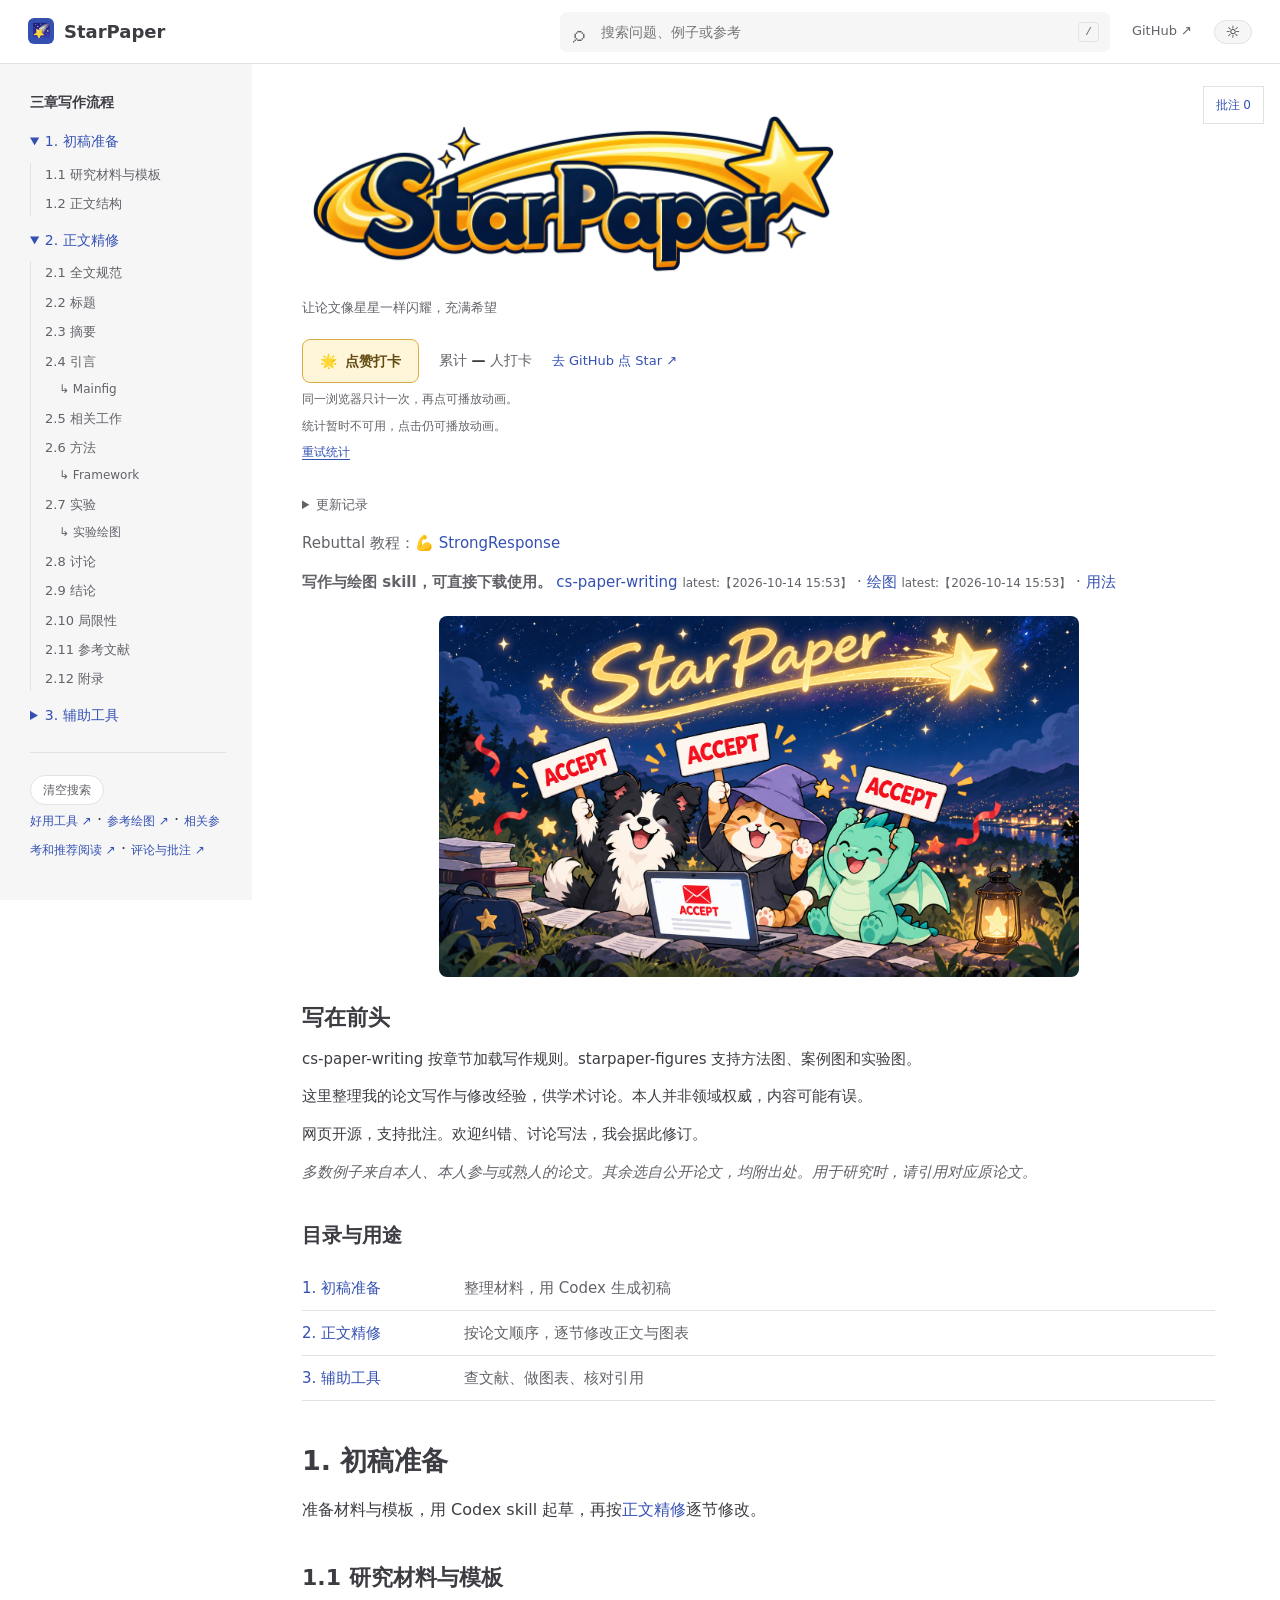
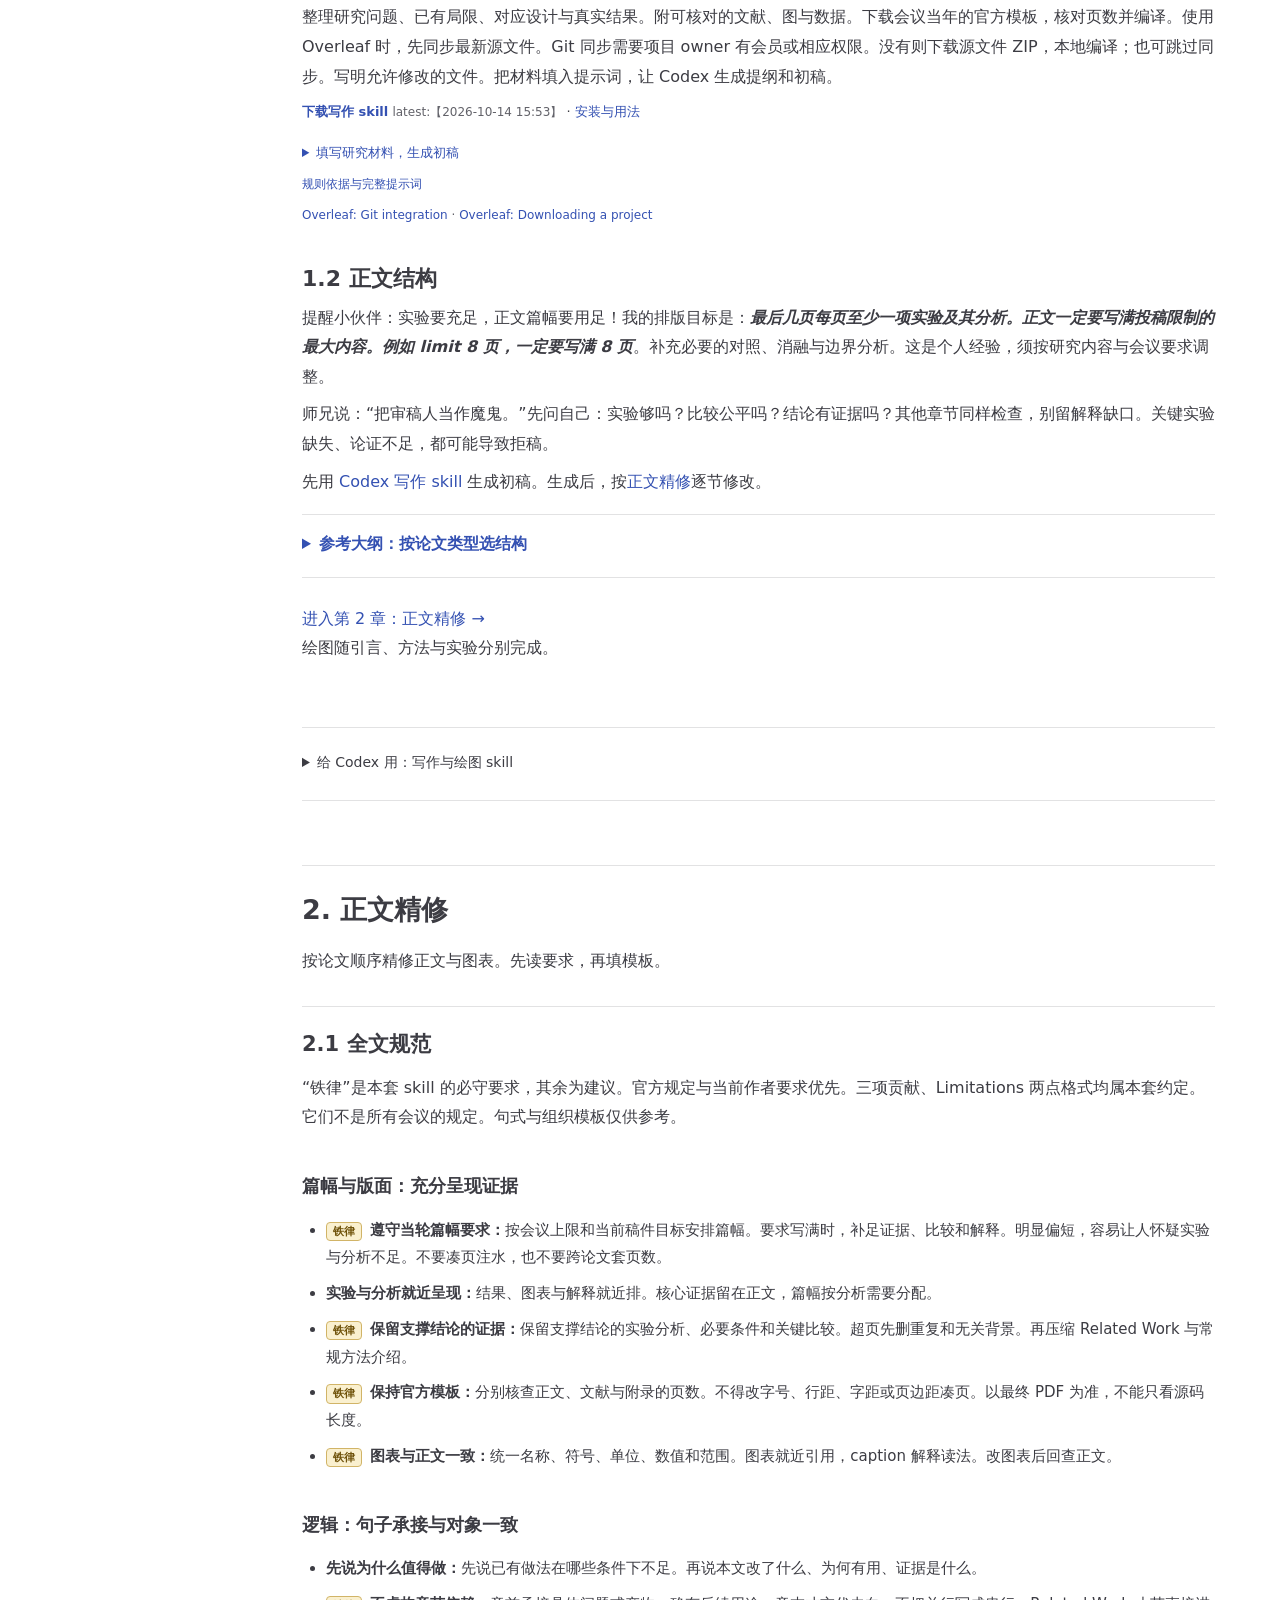
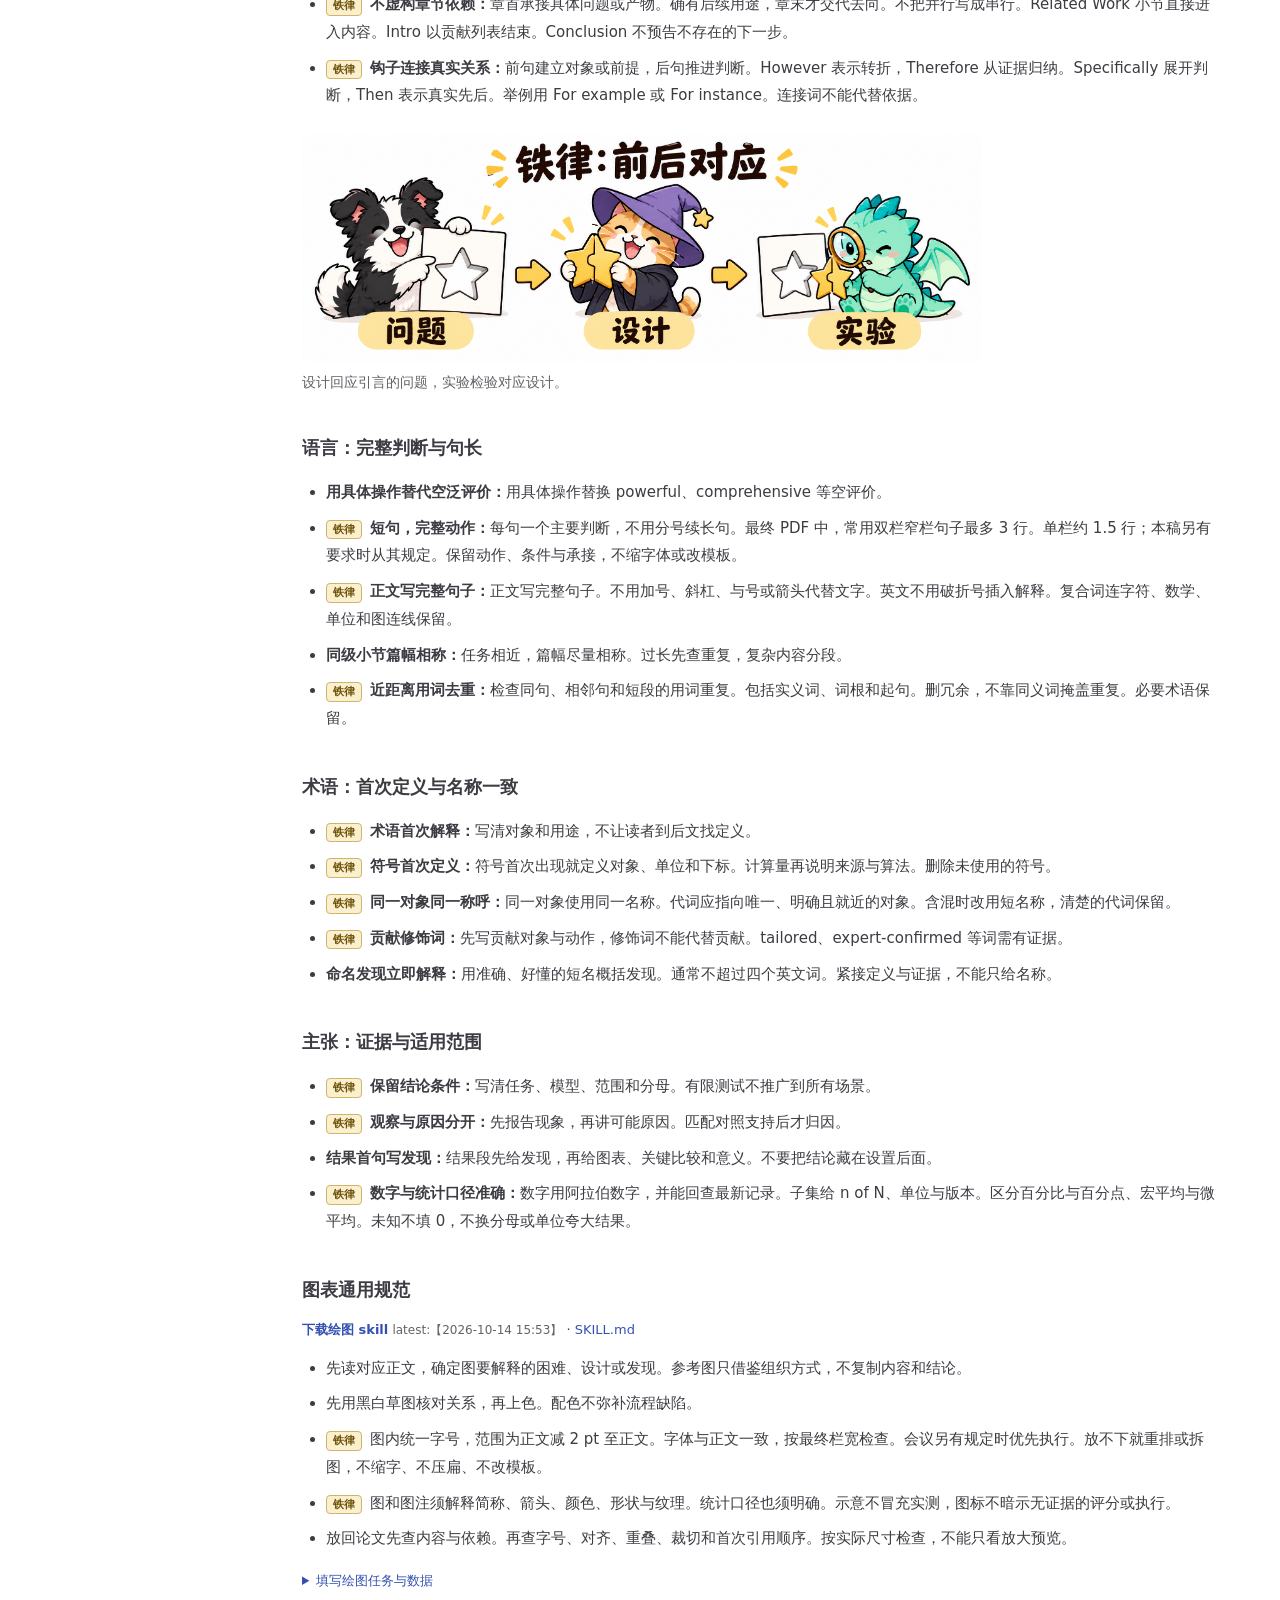
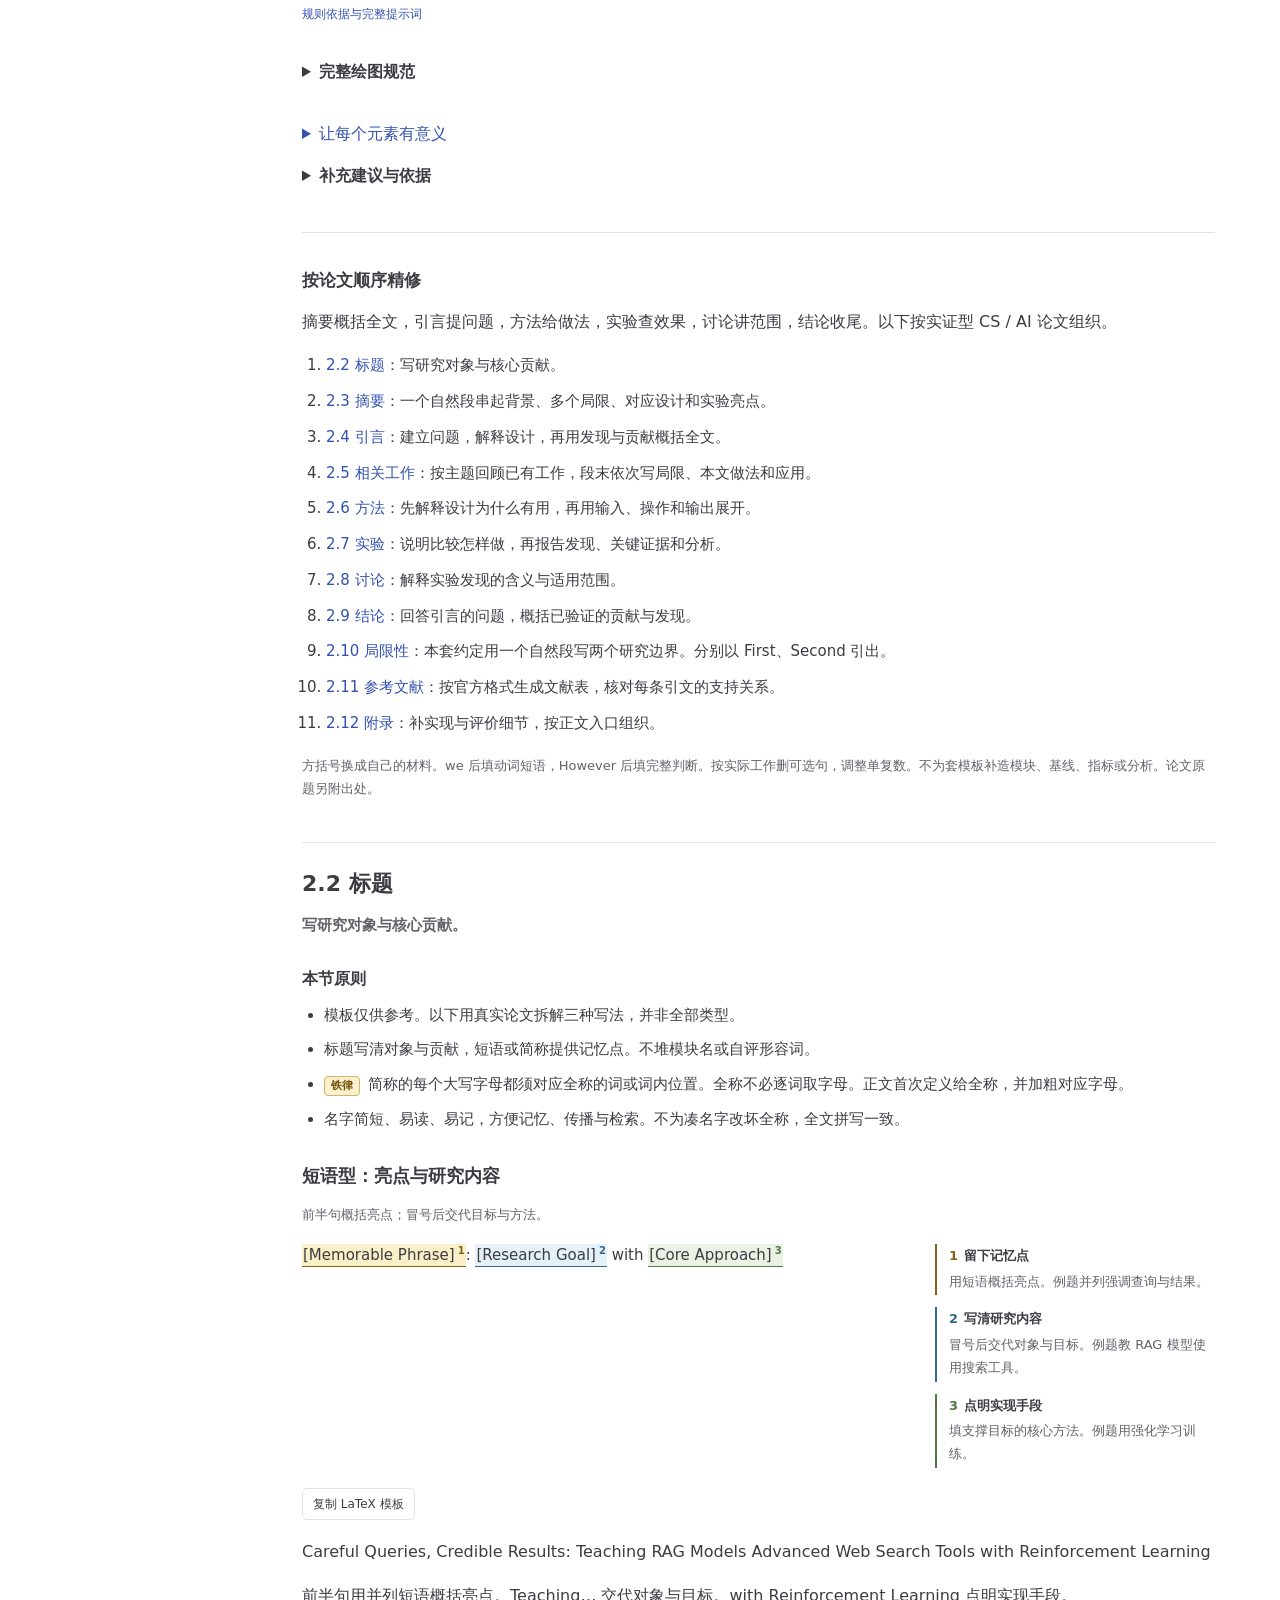
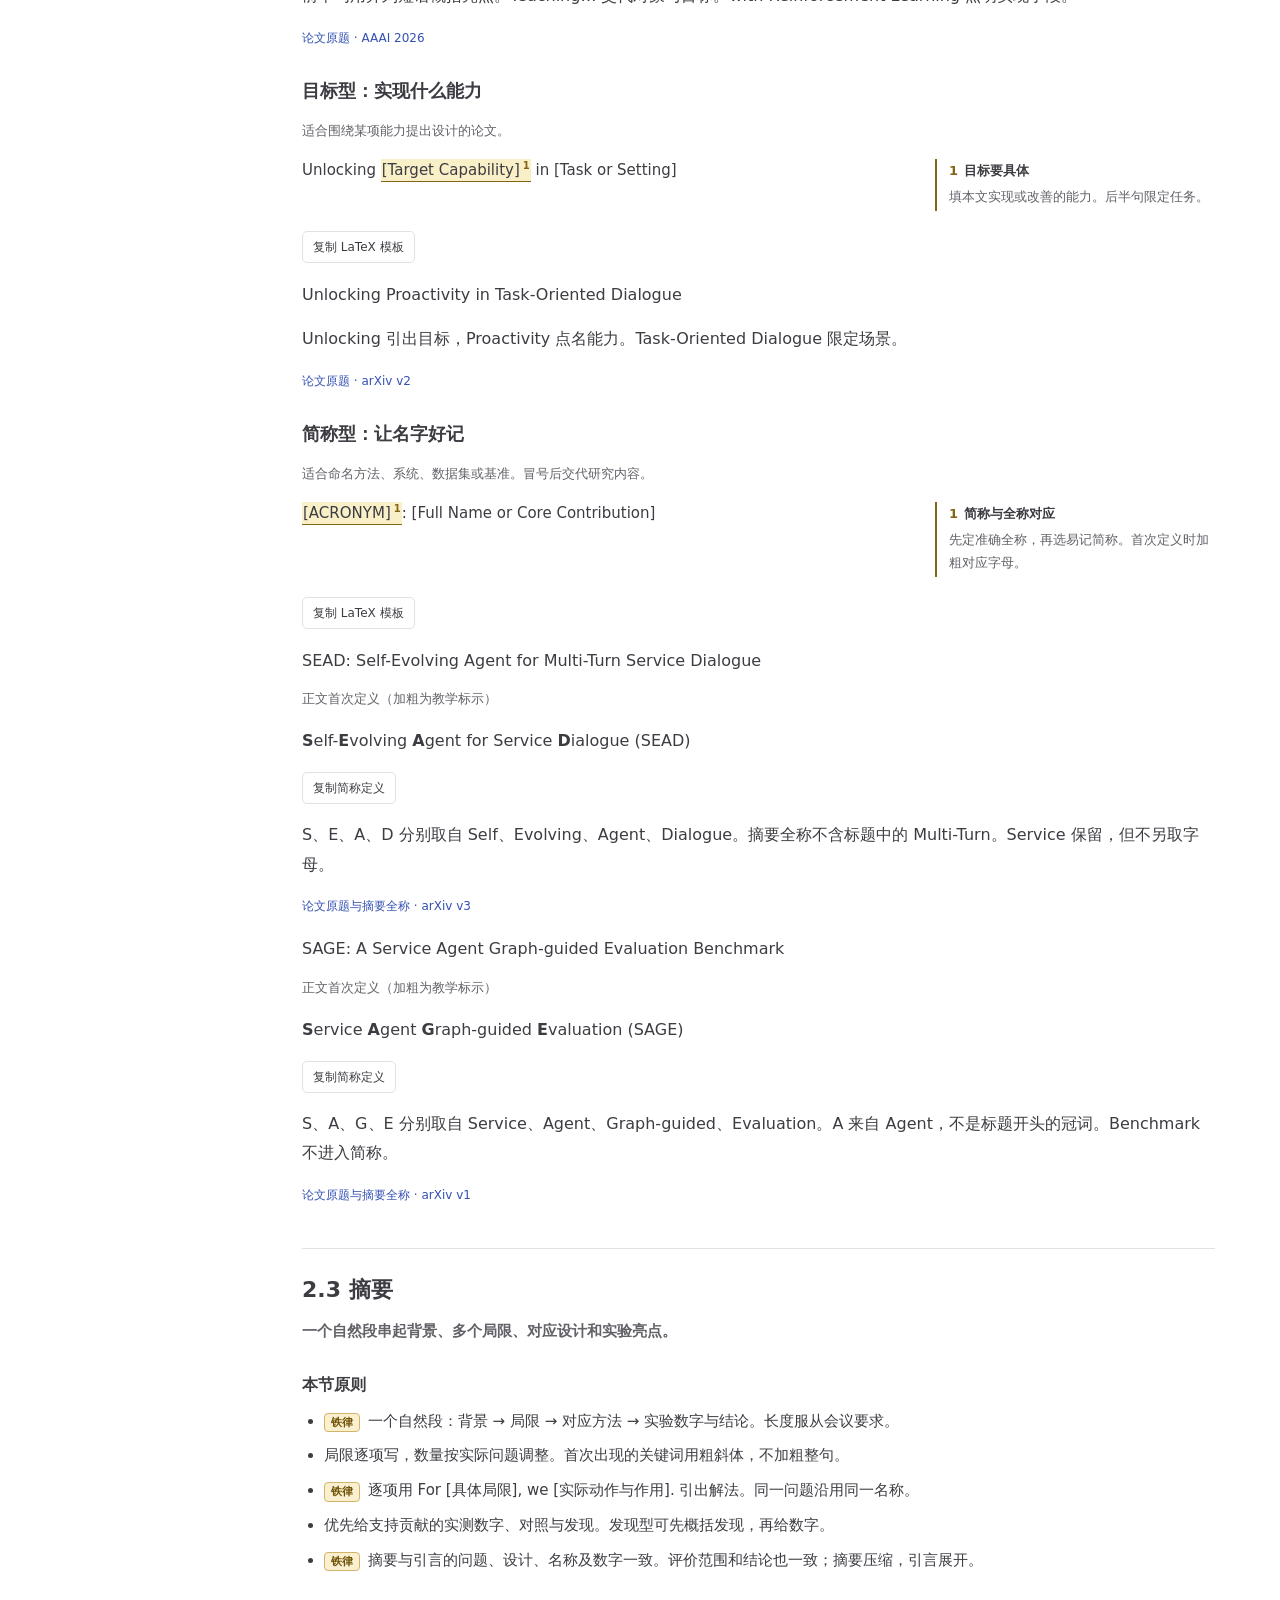
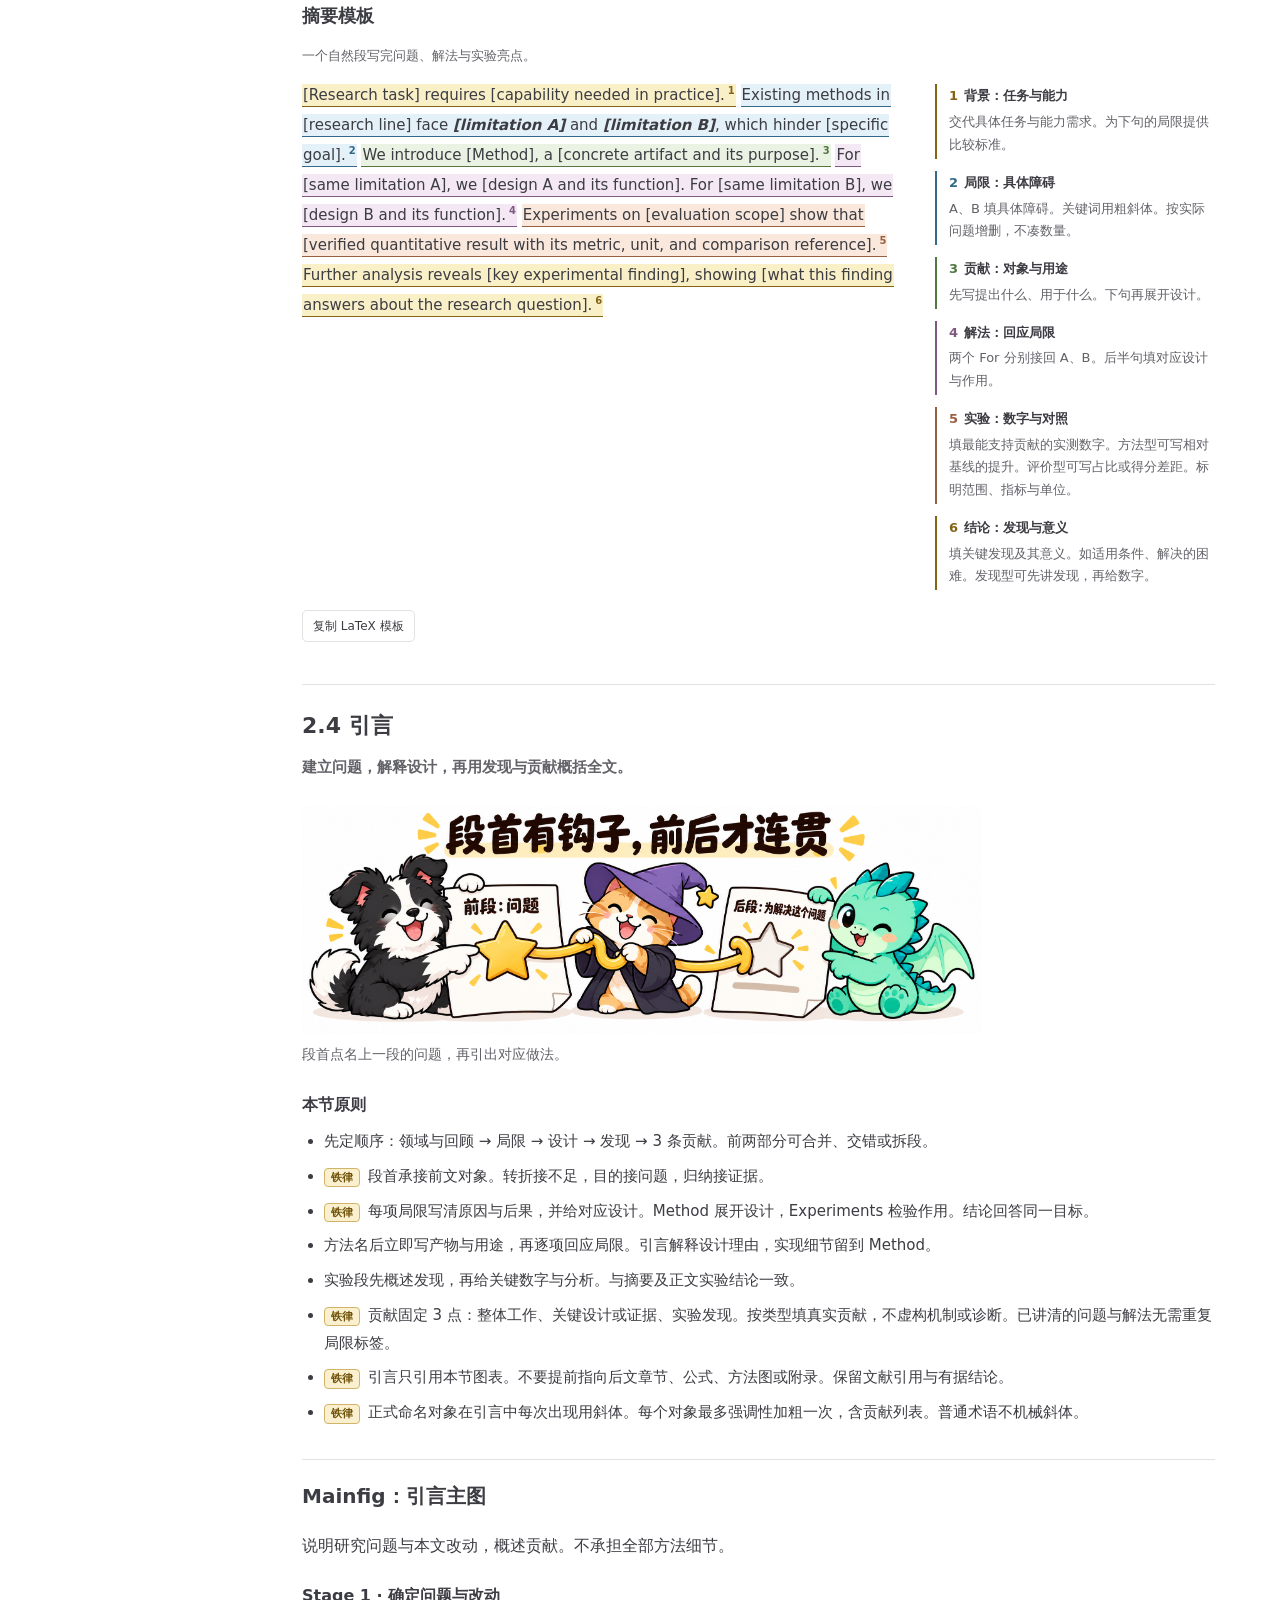
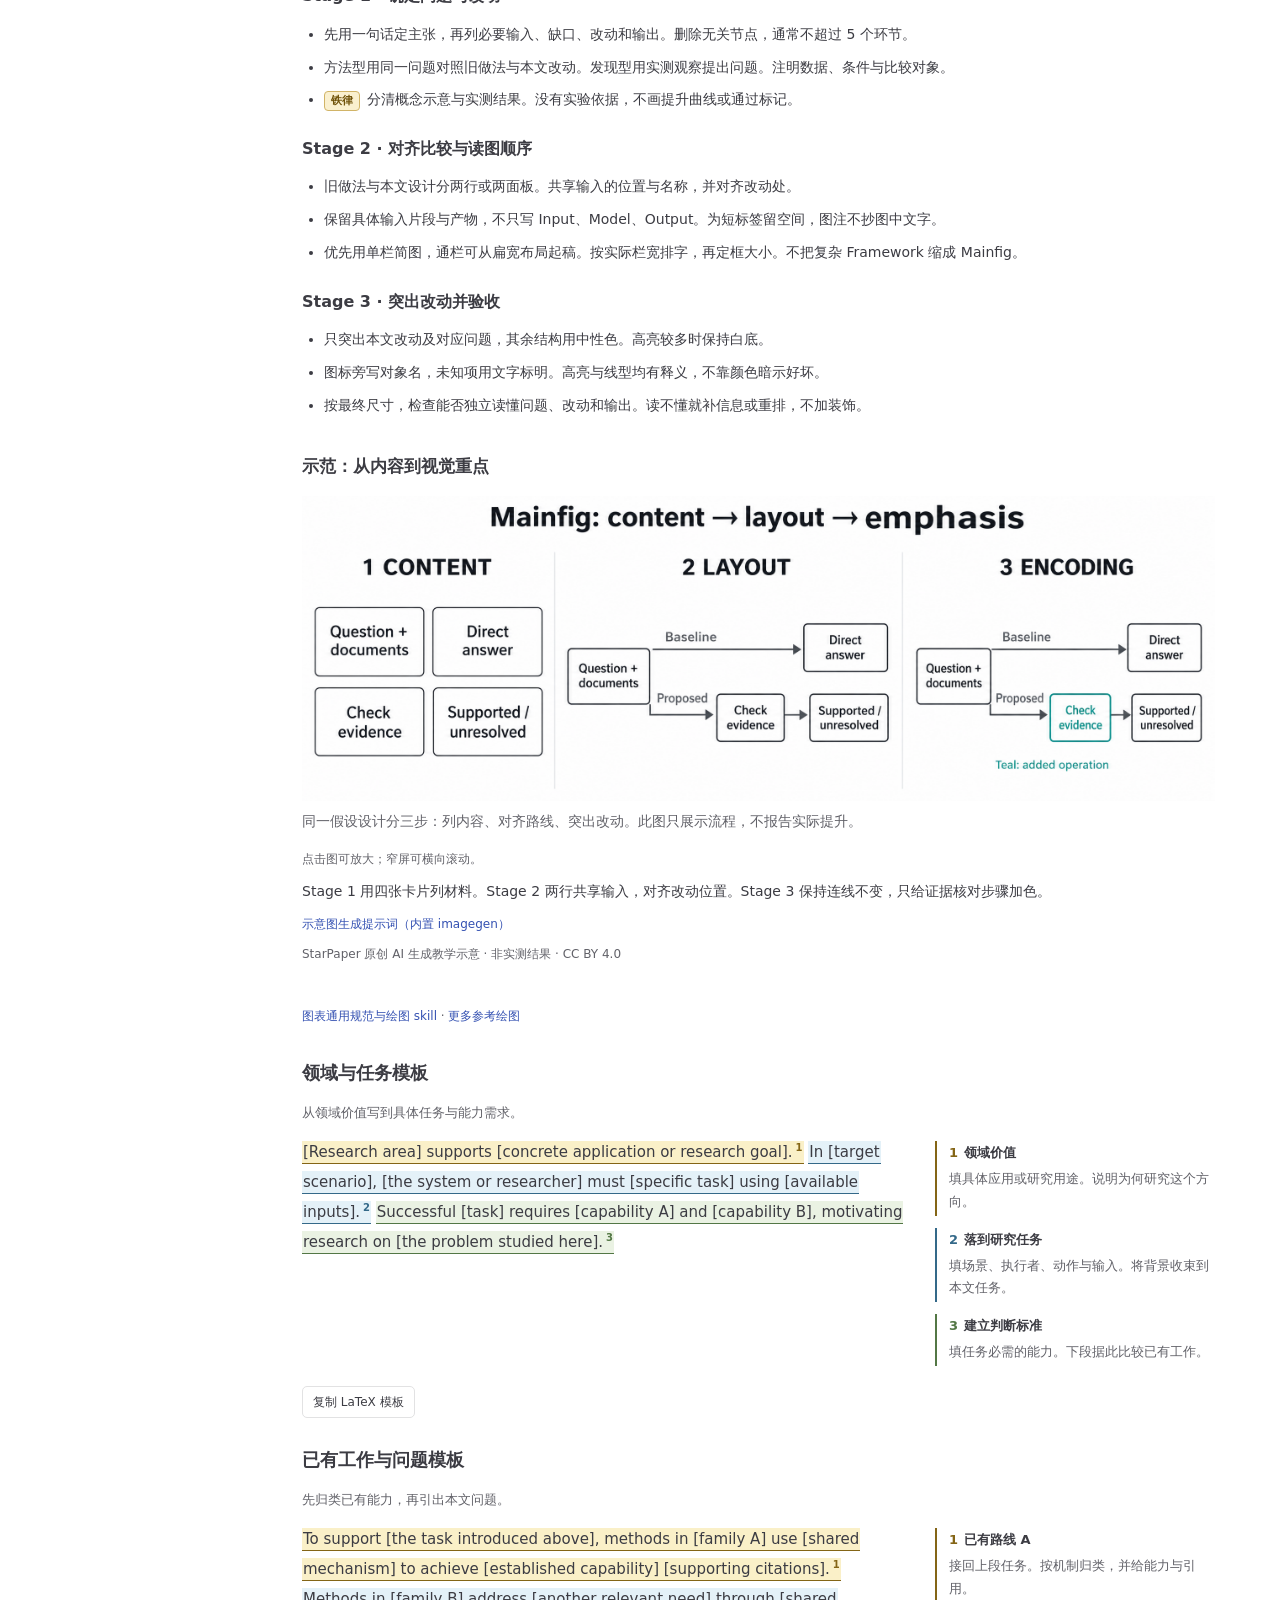
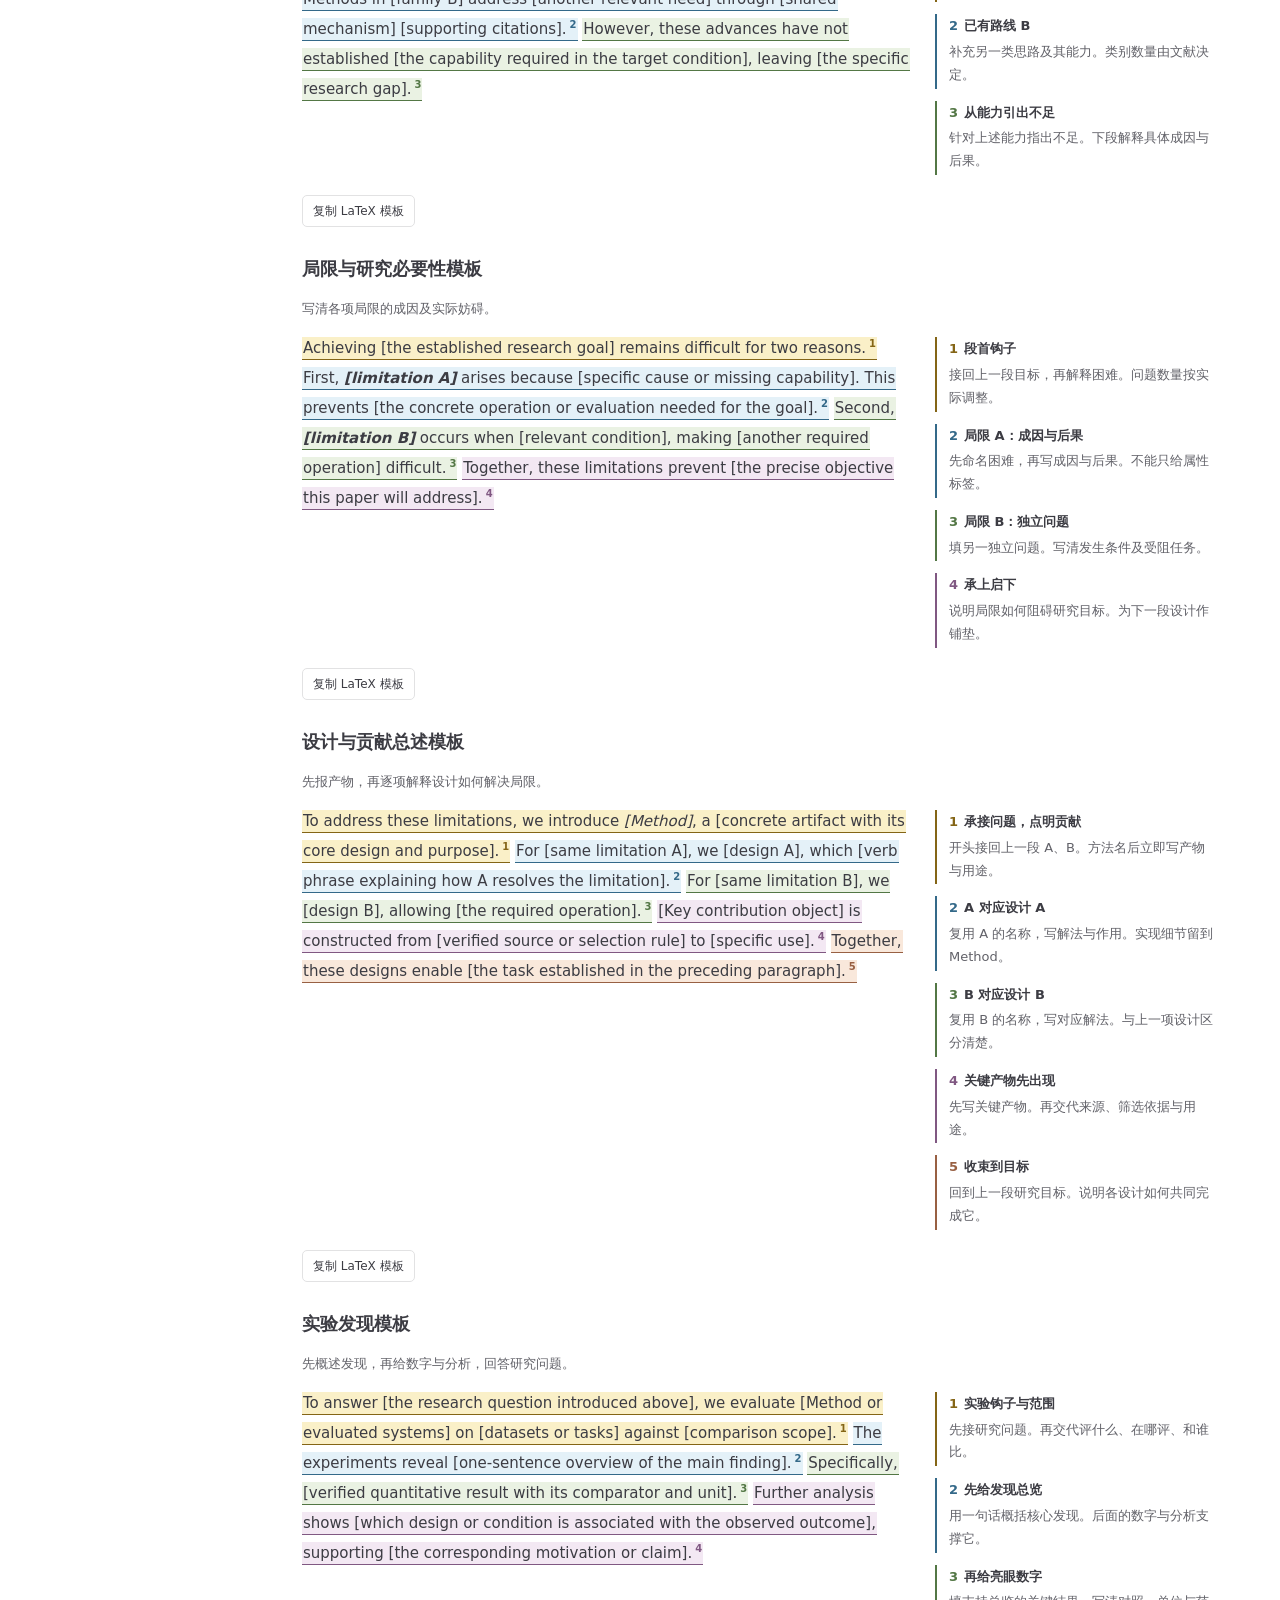
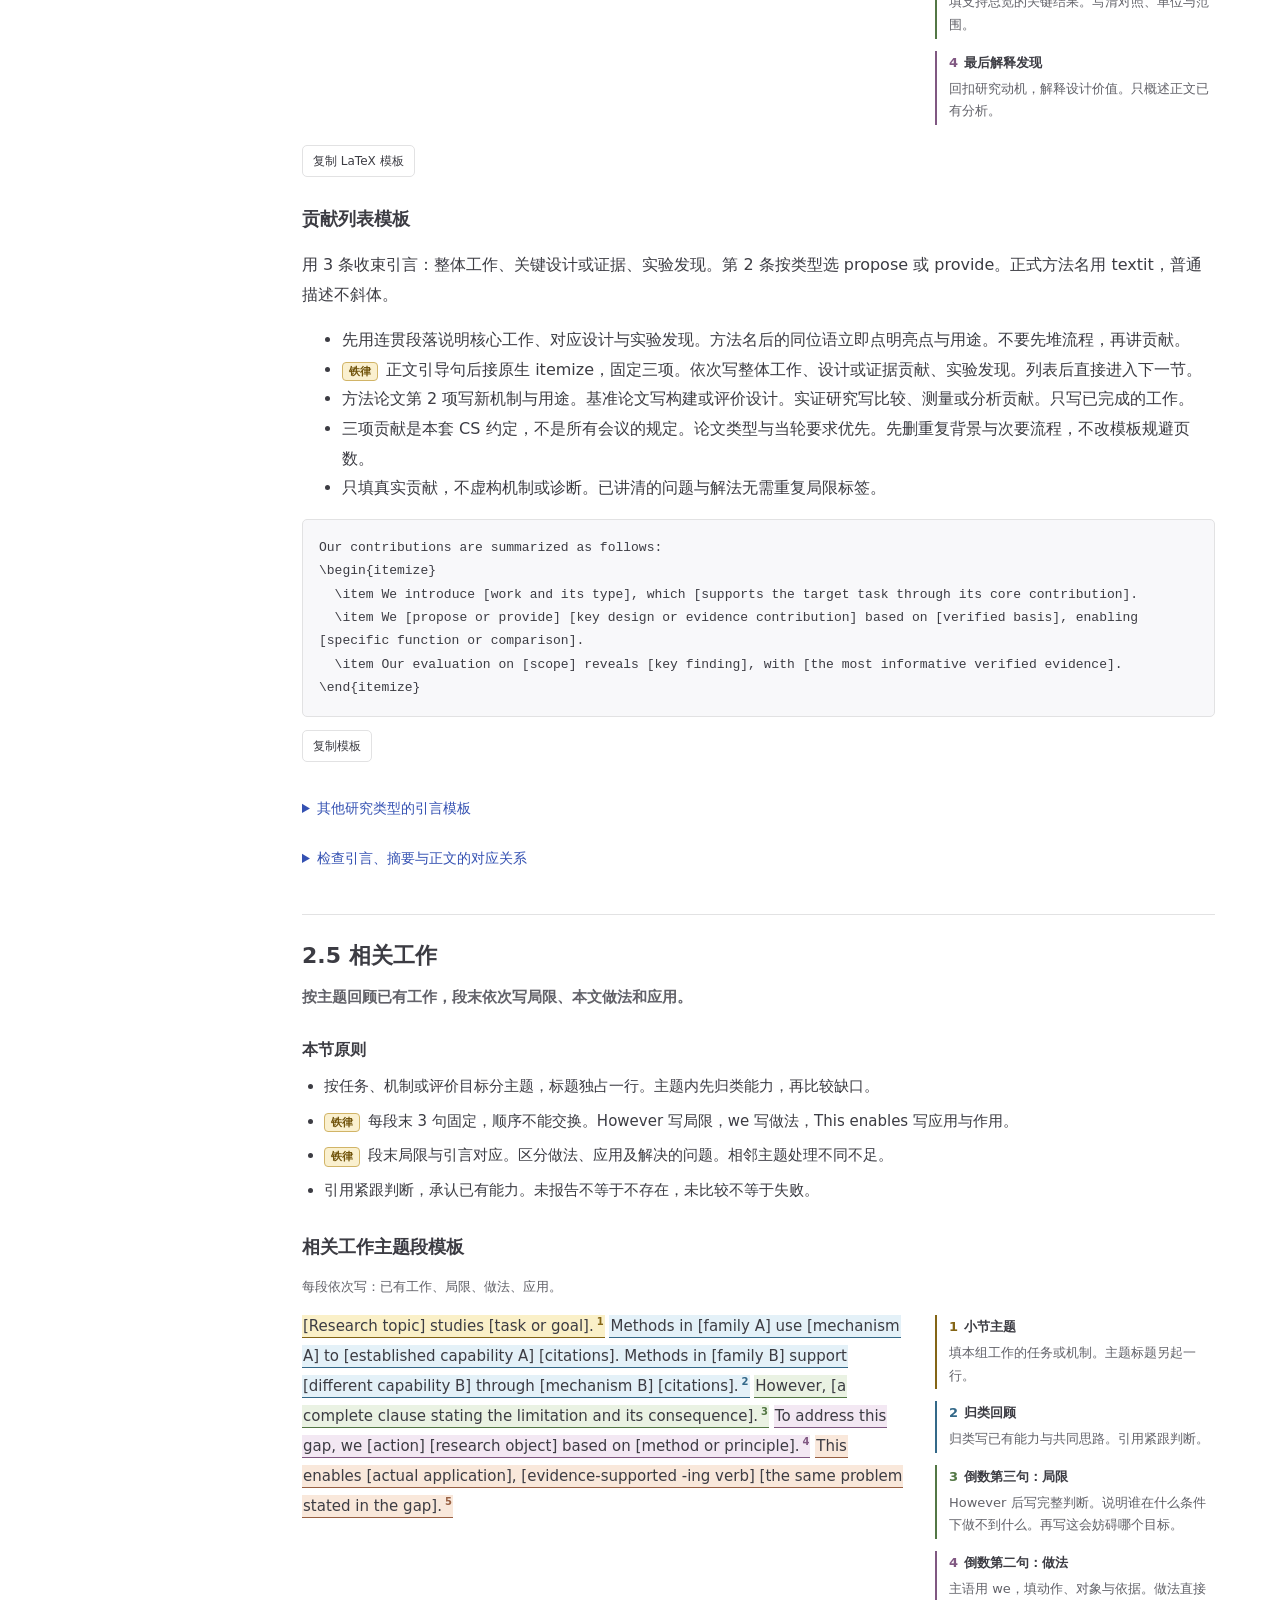
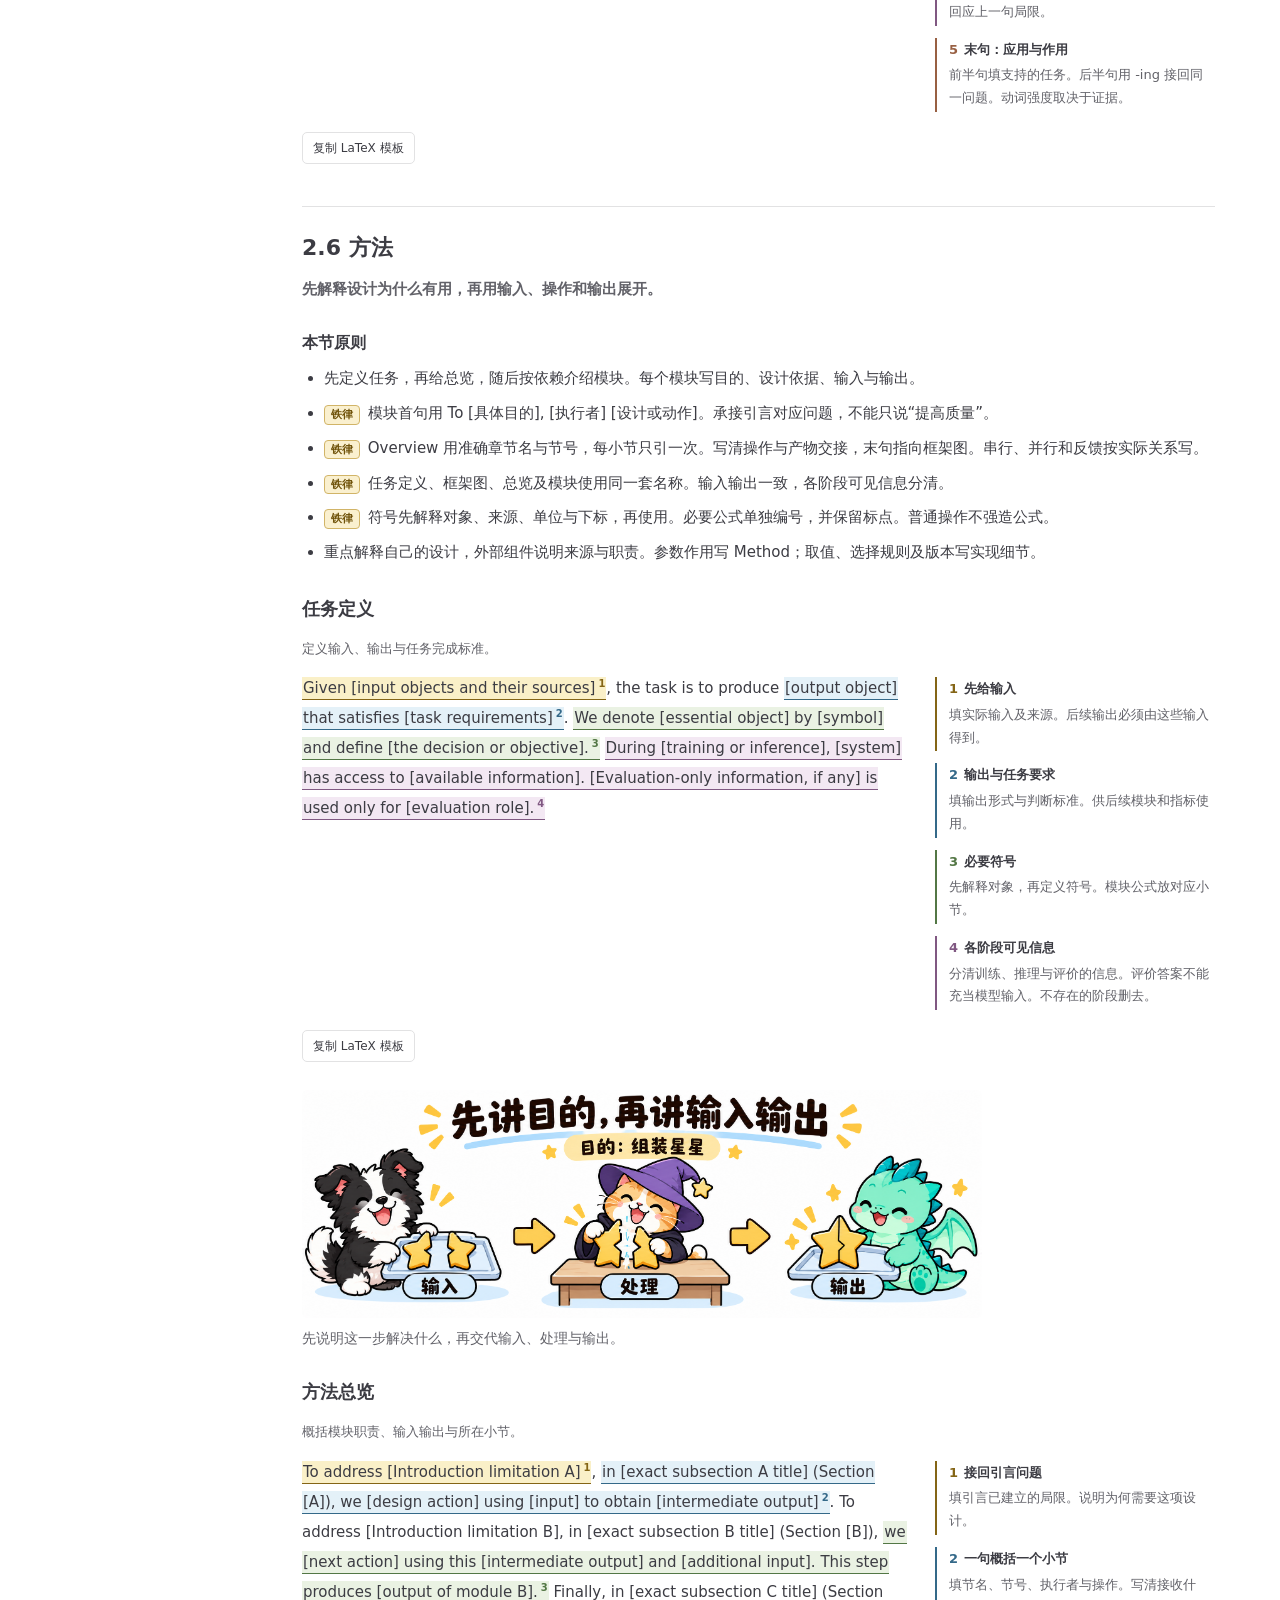
<file: index.html>
<!doctype html><html lang="zh-CN"><head><meta charset="utf-8"><meta name="viewport" content="width=device-width,initial-scale=1"><title>StarPaper | 论文写作与学术绘图 Skills for Codex</title><meta name="description" content="StarPaper: CS paper writing and academic figure drawing skills for Codex. 提供 cs-paper-writing 写作 skill 和 starpaper-figures 绘图 skill，附章节模板、段落批注、mainfig、framework 与 LaTeX 图表规范。"><meta name="robots" content="index,follow"><link rel="canonical" href="https://da1yuqin.github.io/StarPaper/"><meta property="og:type" content="website"><meta property="og:title" content="StarPaper | 论文写作与学术绘图 Skills for Codex"><meta property="og:description" content="StarPaper: CS paper writing and academic figure drawing skills for Codex. 提供 cs-paper-writing 写作 skill 和 starpaper-figures 绘图 skill，附章节模板、段落批注、mainfig、framework 与 LaTeX 图表规范。"><meta property="og:url" content="https://da1yuqin.github.io/StarPaper/"><meta property="og:image" content="https://da1yuqin.github.io/StarPaper/assets/starpaper-night-accept.png"><meta name="twitter:card" content="summary_large_image"><meta name="theme-color" content="#3451b2"><link rel="icon" type="image/svg+xml" href="assets/favicon.svg?v=starpaper"><link rel="stylesheet" href="assets/style.css?v=inline-figures-20261014"><script src="assets/app.js?v=inline-figures-20261014" defer></script><script src="assets/comments.js?v=annotation-align-20261013" defer></script></head><body><a class="skip" href="#main">跳到正文</a>
<header class="topbar"><button id="mobile-toggle" class="mobile-toggle js-only" aria-controls="sidebar" aria-expanded="false" aria-label="目录">☰</button><a class="brand" href="./"><span class="logo" aria-hidden="true">🌠</span>StarPaper</a><div class="search js-only"><span aria-hidden="true">⌕</span><input id="search" type="search" aria-label="搜索条目" placeholder="搜索问题、例子或参考"><kbd aria-hidden="true">/</kbd></div><a class="repo-link" href="https://github.com/Da1yuqin/StarPaper">GitHub ↗</a><button class="theme js-only" id="theme-toggle" aria-label="切换深色模式" aria-pressed="false">☼</button></header>
<aside class="sidebar js-only" id="sidebar" aria-label="目录"><h2>三章写作流程</h2><nav class="primary-nav" aria-label="主目录"><details class="nav-chapter" open><summary>1. 初稿准备</summary><nav class="subchapter-nav" aria-label="第一章两节"><a href="#draft-step-1">1.1 研究材料与模板</a><a href="#draft-step-3">1.2 正文结构</a></nav></details><details class="nav-chapter" open><summary>2. 正文精修</summary><nav class="subchapter-nav" aria-label="正文精修章节目录"><a href="#general-rules">2.1 全文规范</a><a href="#chapter-title">2.2 标题</a><a href="#chapter-abstract">2.3 摘要</a><a href="#chapter-intro">2.4 引言</a><a class="nav-figure" href="#figure-mainfig">↳ Mainfig</a><a href="#chapter-related">2.5 相关工作</a><a href="#chapter-method">2.6 方法</a><a class="nav-figure" href="#figure-framework">↳ Framework</a><a href="#chapter-experiments">2.7 实验</a><a class="nav-figure" href="#figure-experiments">↳ 实验绘图</a><a href="#chapter-discussion">2.8 讨论</a><a href="#chapter-conclusion">2.9 结论</a><a href="#chapter-limitations">2.10 局限性</a><a href="#chapter-references">2.11 参考文献</a><a href="#chapter-appendix">2.12 附录</a></nav></details><details class="nav-chapter"><summary>3. 辅助工具</summary><nav class="subchapter-nav" aria-label="工具章节目录"><a href="#tools-reading">3.1 文献检索与阅读</a><a href="#tools-writing">3.2 写作与排版</a><a href="#tools-figures">3.3 论文绘图</a><a href="#tools-citations">3.4 引用核验</a><a href="#tools-code">3.5 代码阅读</a><a href="#tools-papers">3.6 论文发布与维护</a><a href="#tools-explore">3.7 其他资源</a><a href="#code-release-prompt">3.8 开源整理</a></nav></details></nav><div class="side-tools"><button class="reset" data-reset>清空搜索</button></div><a class="side-source" href="#tools">好用工具 ↗</a> · <a class="side-source" href="#figure-appendix">参考绘图 ↗</a> · <a class="side-source" href="#reading">相关参考和推荐阅读 ↗</a> · <a class="side-source" href="#footprints">评论与批注 ↗</a></aside>
<main id="main" class="main"><div class="doc"><div data-annotatable><section class="doc-head"><h1><img class="title-logo" src="assets/starpaper-logo.png" alt="StarPaper" width="2172" height="724" decoding="async"></h1><p class="site-subtitle">让论文像星星一样闪耀，充满希望</p><div class="page-checkin js-only" id="page-stats" data-annotation-exclude>
  <div class="page-checkin__row"><button class="page-checkin__button" id="page-like" type="button" aria-pressed="false" aria-describedby="page-checkin-hint"><span aria-hidden="true">🌟</span> <span data-like-label>点赞打卡</span></button><span class="page-checkin__total">累计 <strong id="page-like-count">—</strong> 人打卡</span><a class="page-checkin__star" href="https://github.com/Da1yuqin/StarPaper" target="_blank" rel="noopener noreferrer" title="打开 GitHub 后点击仓库的 Star">去 GitHub 点 Star ↗</a></div>
  <p class="page-checkin__hint" id="page-checkin-hint">同一浏览器只计一次，再点可播放动画。</p>
  <p class="page-stats__status" id="page-stats-status" role="status" aria-live="polite"></p><button class="page-stats__retry" id="page-stats-retry" type="button" hidden>重试统计</button>
</div><details class="update-log" id="update-log"><summary>更新记录</summary><div class="update-log-scroll" role="region" aria-label="历史更新记录，可滚动查看" tabindex="0"><ol><li><time datetime="2026-10-15T00:25:42+08:00">2026-10-15 00:25</time> · <strong>六张漫画串联正文</strong><ul><li>新增段首钩子、方法输入输出、消融对照和结论边界漫画，六张按正文进度分布。</li></ul></li><li><time datetime="2026-10-14T21:12:53+08:00">2026-10-14 21:12</time> · <strong>补充 Rebuttal 教程入口</strong><ul><li>开头加入 StrongResponse 教程入口，方便切换到审稿回复教程。</li></ul></li><li><time datetime="2026-10-14T16:39:50+08:00">2026-10-14 16:39</time> · <strong>新增 StrongResponse 回复教程入口</strong><ul><li>开头增加“Rebuttal 请参考：💪 StrongResponse”，与审稿回复教程互相链接。</li></ul></li><li><time datetime="2026-10-14T16:16:30+08:00">2026-10-14 16:16</time> · <strong>实验支撑引言结论</strong><ul><li>实验章开头漫画改为实验结果与 Intro 结论逐项对应，更新图注。</li></ul></li><li><time datetime="2026-10-14T15:53:30+08:00">2026-10-14 15:53</time> · <strong>绘图与模板归入对应章节</strong> · skill 更新<ul><li>取消独立绘图章：Mainfig 放引言，Framework 放方法，实验图与表格放实验。</li><li>第一章缩短；贡献总结合并到引言模板，通用绘图规范集中放全文规范。</li><li>目录改为初稿、精修、工具三章，保留旧链接；公开写作包同步贡献与表格模板。绘图包同步导航说明。</li></ul></li><li><time datetime="2026-10-14T15:01:04+08:00">2026-10-14 15:01</time> · <strong>新增目录、铁律漫画与引用模板</strong> · skill 更新<ul><li>开头按章节列用途，初稿说明改为使用 Codex skill 后逐节精修。</li><li>两幅简图说明前后对应与实验归因，合并重复文字。</li><li>补齐会议、期刊与 arXiv 的 BibTeX 模板，更新公开写作 skill。</li></ul></li><li><time datetime="2026-10-14T13:29:50+08:00">2026-10-14 13:29</time> · <strong>全文语言精简</strong> · skill 更新<ul><li>删重复，拆长句，压缩旁批。</li><li>提示词与公开 skill 同步精简，章节划分不变。</li></ul></li><li><time datetime="2026-10-14T13:02:55+08:00">2026-10-14 13:02</time> · <strong>正文结构：实验与篇幅提醒</strong><ul><li>补充实验充分性、正文篇幅与投稿前自查的作者经验。</li></ul></li><li><time datetime="2026-10-14T12:59:05+08:00">2026-10-14 12:59</time> · <strong>标题示范以真实论文为准</strong> · skill 更新<ul><li>加入 Careful Queries, Credible Results，拆解记忆点、研究目标与实现手段。</li><li>删除缺少真实论文示范的设计型、问句型和发现型模板；保留模板仅供参考，同步公开写作 skill。</li></ul></li><li><time datetime="2026-10-14T12:48:38+08:00">2026-10-14 12:48</time> · <strong>标题模板与简称命名</strong> · skill 更新<ul><li>标题补充设计型、问句型、发现型、目标型与简称型，注明模板仅供参考。</li><li>用 Unlocking Proactivity、SEAD 和 SAGE 说明标题结构、简称来源与正文加粗方式；同步公开写作 skill。</li></ul></li><li><time datetime="2026-10-13T21:46+08:00">2026-10-13 21:46</time> · <strong>正文精修全文检查</strong> · skill 更新<ul><li>按论文类型区分引言贡献，修正占位句法与全文对应图。</li><li>补全方法输入输出交接，统一消融设置、统计说明与 LaTeX 引用。</li><li>参考文献分为正文引文与 BibTeX 两块；合并重复规则，区分铁律与排版建议。</li><li>公开写作 skill 同步正文模板和各类引言模板。</li></ul></li><li><time datetime="2026-10-13T21:17:54+08:00">2026-10-13 21:17</time> · <strong>正文精修改为顺序填空模板</strong> · skill 更新<ul><li>按论文顺序集中展示各节职责、逻辑要求与填空模板；旁批解释句子位置，不再讲某篇论文的改词记录。</li><li>摘要支持多个局限并用粗斜体强调关键词，结尾放关键实验数字和结论。</li><li>方法、指标、消融、案例分析及文末章节统一为通用模板；网页与按章节拆分的写作 skill 同步。</li></ul></li><li><time datetime="2026-10-13T16:01:12+08:00">2026-10-13 16:01</time> · <strong>绘图流程与实验写作模板</strong><ul><li>Mainfig、Framework 与实验图按内容、排版、编码三个阶段展开，加入连续示意与元素语义说明。</li><li>Metrics 改为编号的紧凑自然段；消融按模块配对 Setting 与 Results，补充结果表模板。</li><li>新增 Case Study 模板与选例、图中注解要求；增加悬浮回到顶部按钮。</li><li>公开写作下载包同步新增实验模板，latest 标注本次时间；本地私有 skill 未改动。</li></ul></li><li><time datetime="2026-10-13T14:12:16+08:00">2026-10-13 14:12</time> · <strong>批注与原文对齐</strong><ul><li>批注卡片跟随对应正文滚动，上、下方显示其余批注数量，点击可跳转。</li><li>相邻批注错开，点选原文后优先对齐；回复框随卡片显示并保留输入。</li><li>手机使用底部批注面板，保留正文可见区域。</li></ul></li><li><time datetime="2026-10-13T12:25:32+08:00">2026-10-13 12:25</time> · <strong>新增评论与批注点赞</strong><ul><li>评论、回复与批注支持点赞；同一浏览器对每条留言只计一次。</li><li>去掉私密评论选项，新评论与批注统一公开；历史私密留言不公开。</li><li>副标题更新为“让论文像星星一样闪耀，充满希望”。</li><li>打卡旁增加 GitHub Star 入口，由读者在仓库主动点击。</li></ul></li><li><time datetime="2026-10-13T12:00:47+08:00">2026-10-13 12:00</time> · <strong>补充统计图读法与写作模板</strong><ul><li>补充小样本、散点遮挡、连续色标、气泡面积与误差线的五组教学图。</li><li>Method Overview 模板前置显示，Intro 方法介绍段增加固定开头句。</li><li>来源集中到文末“相关参考和推荐阅读”，同步写作与绘图下载包。</li></ul></li><li><time datetime="2026-10-13T11:13:04+08:00">2026-10-13 11:13</time> · <strong>新增开头点赞打卡</strong><ul><li>页面开头显示累计打卡人数；同一浏览器只计一次，重复点击播放 ACCEPT 与星星动画。</li><li>保留已有点赞累计与浏览统计，适配手机、深色模式及减少动画设置。</li></ul></li><li><time datetime="2026-10-13T00:38:00+08:00">2026-10-13 00:38</time> · <strong>更名 StarPaper，更新写作 skill</strong> · skill 更新<ul><li>统一教程、博客、仓库与网址名称；新增流星标题图与夜空 ACCEPT 主图。</li><li>写作包新增独立 cs-limitations，按九个章节模块加载；补齐单段两点模板与 Metrics 格式。</li><li>区分讨论与局限性，核对贡献格式、篇幅要求和全文范围的一致性。</li></ul></li><li><time datetime="2026-10-12T16:31:00+08:00">2026-10-12 16:31</time> · <strong>补全历史更新记录</strong><ul><li>补回首次发布以来的主要更新，按时间倒序显示；无序号，下拉栏可滚动查看。</li></ul></li><li><time datetime="2026-10-12T16:08:00+08:00">2026-10-12 16:08</time> · <strong>精简论文绘图章节</strong><ul><li>正文改为 Mainfig、Framework 与实验绘图三节，每节两个模板例子。</li><li>融入绘图笔记、标出铁律，增加同一内容或数据的优化前后教学对照。</li><li>其余 18 张图移至文末“收集的参考绘图”，保留出处、许可与点评。</li></ul></li><li><time datetime="2026-10-12T15:50:00+08:00">2026-10-12 15:50</time> · <strong>更新评论与批注入口</strong><ul><li>评论、批注和页脚统计使用同一可用服务入口，保留已有评论与公开／私密设置。</li></ul></li><li><time datetime="2026-10-12T15:36:00+08:00">2026-10-12 15:36</time> · <strong>新增点赞与浏览统计</strong><ul><li>页脚显示共享点赞数与浏览次数，点赞可取消；重复请求去重，统计从启用后累计。</li></ul></li><li><time datetime="2026-10-12T14:58:00+08:00">2026-10-12 14:58</time> · <strong>补全写作与绘图 skill 介绍</strong><ul><li>网页和 README 写明技能名称、用途、源码与下载入口；补充中英文搜索摘要和仓库主题标签。</li></ul></li><li><time datetime="2026-10-12T14:44:00+08:00">2026-10-12 14:44</time> · <strong>同步写作与绘图 skill</strong> · skill 更新<ul><li>补齐数字与文献版本口径、Related Work 的应用字段。</li><li>更新实验章首模板、有效评估范围、判分可靠性与章节承接。</li><li>补齐图注、脚注和移图规范；下载链接标出 latest，新增折叠更新记录。</li></ul></li><li><time datetime="2026-10-12T12:54:54+08:00">2026-10-12 12:54</time> · <strong>更名 BeautyPaper</strong><ul><li>更新西施犬展示论文、三位评委举起 ACCEPT 的主图，并同步博客封面。</li></ul></li><li><time datetime="2026-10-12T12:23:05+08:00">2026-10-12 12:23</time> · <strong>写作 skill 按章节拆分</strong> · skill 更新<ul><li>拆为入口、共享规则和六个章节；同步钩子、引言结构、贡献格式与 Related Work 收尾。</li></ul></li><li><time datetime="2026-10-11T19:16:17+08:00">2026-10-11 19:16</time> · <strong>区分铁律与建议</strong> · skill 更新<ul><li>只给必须遵守的要求标注铁律，调整正文与 skill 的规则措辞。</li></ul></li><li><time datetime="2026-10-11T17:27:24+08:00">2026-10-11 17:27</time> · <strong>补齐精修要求</strong> · skill 更新<ul><li>完善篇幅分配、各章节规范与提交前检查，同步写作 skill。</li></ul></li><li><time datetime="2026-10-11T15:48:49+08:00">2026-10-11 15:48</time> · <strong>增加全文组织模板</strong><ul><li>提供方法论文、基准与数据集论文、诊断驱动研究的章节结构与衔接方式。</li></ul></li><li><time datetime="2026-10-11T14:14:39+08:00">2026-10-11 14:14</time> · <strong>补全章节对应关系</strong><ul><li>用图展示引言如何连接方法、实验、结论和局限，补充论文大纲。</li></ul></li><li><time datetime="2026-10-11T13:52:12+08:00">2026-10-11 13:52</time> · <strong>集中段落批注示范</strong><ul><li>精修部分改为章节原则与完整段落批注，收拢零散中英例子。</li></ul></li><li><time datetime="2026-10-11T01:40:00+08:00">2026-10-11 01:40</time> · <strong>分开写作与绘图技能</strong> · skill 更新<ul><li>提供独立下载入口，更新主页主图，增加单栏 Mainfig 参考。</li></ul></li><li><time datetime="2026-10-10T17:53:51+08:00">2026-10-10 17:53</time> · <strong>精简教程语言</strong> · skill 更新<ul><li>删去重复解释和口号，统一为简洁、直接的表达，同步下载 skill。</li></ul></li><li><time datetime="2026-10-10T16:40:11+08:00">2026-10-10 16:40</time> · <strong>补入章节目的与写作笔记</strong><ul><li>说明各章如何支撑贡献，完善正文与绘图的对应指导。</li></ul></li><li><time datetime="2026-10-10T16:09:05+08:00">2026-10-10 16:09</time> · <strong>发布独立绘图 skill</strong><ul><li>增加下载与使用入口，整理绘图规范、常见错误及对应图例。</li></ul></li><li><time datetime="2026-10-10T15:45:24+08:00">2026-10-10 15:45</time> · <strong>说明 Overleaf 同步条件</strong><ul><li>补充项目 owner 的会员要求，以及本地编译和跳过同步的替代方式。</li></ul></li><li><time datetime="2026-10-10T15:06:27+08:00">2026-10-10 15:06</time> · <strong>完善草稿流程</strong><ul><li>补充材料填写、图表准备、章节组织和正文审核，并提供图表模板。</li></ul></li><li><time datetime="2026-10-10T11:03:54+08:00">2026-10-10 11:03</time> · <strong>支持正文批注</strong><ul><li>增加选文批注、公开回复侧栏与评论入口。</li></ul></li><li><time datetime="2026-10-08T18:51:59+08:00">2026-10-08 18:51</time> · <strong>补齐章节规范与图例</strong> · skill 更新<ul><li>整理全文要求、各章模板与逐图点评，并同步写作 skill。</li></ul></li><li><time datetime="2026-10-08T16:52:25+08:00">2026-10-08 16:52</time> · <strong>按写作流程重组教程</strong><ul><li>分为草稿、绘图、精修和辅助工具四部分。</li></ul></li><li><time datetime="2026-10-08T12:40:50+08:00">2026-10-08 12:40</time> · <strong>增加快速起草入口</strong><ul><li>提供可填写的 Codex 提示词，按论文顺序整理正文指导。</li></ul></li><li><time datetime="2026-10-07T16:09:49+08:00">2026-10-07 16:09</time> · <strong>扩充论文示例来源</strong><ul><li>加入多个研究方向的论文例子，完善来源说明。</li></ul></li><li><time datetime="2026-10-07T15:30:49+08:00">2026-10-07 15:30</time> · <strong>发布写作 skill 与铁律</strong><ul><li>增加 skill 下载、安装说明及写作规则。</li></ul></li><li><time datetime="2026-10-07T15:01:17+08:00">2026-10-07 15:01</time> · <strong>整理研究工具</strong><ul><li>按用途收录文献、绘图、翻译与代码阅读工具，附使用说明。</li></ul></li><li><time datetime="2026-10-07T14:41:01+08:00">2026-10-07 14:41</time> · <strong>补全论文示例与来源标注</strong><ul><li>为写作条目补充中英示例，标明出处与许可。</li></ul></li><li><time datetime="2026-10-07T13:32:02+08:00">2026-10-07 13:32</time> · <strong>首次公开 PaperBank</strong><ul><li>发布写作教程、示例、参考来源与转载使用条款。</li></ul></li></ol></div></details><p class="site-switch">Rebuttal 教程：<a href="https://da1yuqin.github.io/StrongResponse/">💪 StrongResponse</a></p><p class="skill-links"><strong>写作与绘图 skill，可直接下载使用。</strong> <a href="assets/cs-paper-writing-skill.zip" download>cs-paper-writing</a> <small class="skill-latest">latest:【2026-10-14 15:53】</small> · <a href="assets/starpaper-figures-skill.zip" download>绘图</a> <small class="skill-latest">latest:【2026-10-14 15:53】</small> · <a href="#writing-skill">用法</a></p><figure class="accept-banner"><img src="assets/starpaper-night-accept.png" alt="流星划过夜空。边牧、魔法橘猫和龙举起红色 ACCEPT，庆祝论文接收。" width="1672" height="941" fetchpriority="high"></figure><section class="preface" id="preface"><h2>写在前头</h2><p>cs-paper-writing 按章节加载写作规则。starpaper-figures 支持方法图、案例图和实验图。</p><p>这里整理我的论文写作与修改经验，供学术讨论。本人并非领域权威，内容可能有误。</p><p>网页开源，支持批注。欢迎纠错、讨论写法，我会据此修订。</p><p class="preface-aside"><em>多数例子来自本人、本人参与或熟人的论文。其余选自公开论文，均附出处。用于研究时，请引用对应原论文。</em></p></section><nav class="chapter-overview" aria-labelledby="overview-title"><h2 id="overview-title">目录与用途</h2><ol><li><a href="#quick-start">1. 初稿准备</a><span>整理材料，用 Codex 生成初稿</span></li><li><a href="#refine">2. 正文精修</a><span>按论文顺序，逐节修改正文与图表</span></li><li><a href="#tools">3. 辅助工具</a><span>查文献、做图表、核对引用</span></li></ol></nav></section>
<section class="quick-start major-chapter" id="quick-start"><h2>1. 初稿准备</h2><p>准备材料与模板，用 Codex skill 起草，再按<a href="#refine">正文精修</a>逐节修改。</p><section class="draft-step" id="draft-step-1"><h3>1.1 研究材料与模板</h3><p>整理研究问题、已有局限、对应设计与真实结果。附可核对的文献、图与数据。下载会议当年的官方模板，核对页数并编译。使用 Overleaf 时，先同步最新源文件。Git 同步需要项目 owner 有会员或相应权限。没有则下载源文件 ZIP，本地编译；也可跳过同步。写明允许修改的文件。把材料填入提示词，让 Codex 生成提纲和初稿。</p><p class="skill-links"><a href="assets/cs-paper-writing-skill.zip" download>下载写作 skill</a> <small class="skill-latest">latest:【2026-10-14 15:53】</small> · <a href="#writing-skill">安装与用法</a></p><details class="prompt" data-prompt-ref="draft" data-prompt-lang="zh"><summary>填写研究材料，生成初稿</summary><pre lang="zh-CN">读取 cs-paper-writing/SKILL.md。
先读共享规则，再加载当前章节。
核对会议及 track 的 AI 规定与材料权限。
遵守当前授权范围，按要求披露 AI 使用。
未经许可，不外传未公开稿件、review、个人数据或密钥。
会议、官方模板、正文页数与附录规定：【】
研究问题与已有不足：【】；真实设计与依据：【】
实验材料、指标、对照与实测结果：【】
参考论文及借鉴部分：【】；允许修改：【】

1. 核对模板并编译。
   保留最新源、原始结果与合作者修改。
2. 梳理参考论文的章节职责、顺序和输入输出。
   据此拟定大纲，只借鉴组织，不复制措辞或主张。
3. 先完成关键图，对应问题、设计与证据。
   读取 cs-visuals，精修图形时另读绘图 skill。
4. 列出各节标题、任务、证据和篇幅。
   Method Overview 承接困难，串起输入输出。
   各模块先讲动机，再讲设计。
5. 按主张组织实验，给出对应证据。
   整体结果、局部差异、条件分析分别交代范围与分母。
   不补造分析、标题或结果。
6. 引言依次说明已有能力、不足、解法和发现。
   写明机制与用途，段首承接具体对象。
7. 贡献用原生 itemize，固定三项。
   第一项写整体工作，第三项写实验发现。
   第二项按论文类型写关键设计或证据贡献。
   可写机制、构建、评价、比较或测量，不虚构工作。
8. 先交中文提纲和证据，再按授权写英文。
   核对数值、引用、图表、分页与最终 PDF。
   远端源与服务端 PDF 分开核验。
9. 局限性读取 cs-limitations。
   用单段 First / Second 写两点。
   每点先肯定有据工作，再说明具体边界。</pre><button class="copy js-only">复制提示词</button></details><p class="example-source"><a href="https://github.com/Da1yuqin/StarPaper/blob/main/skills/cs-paper-writing/references/prompts.md#draft">规则依据与完整提示词</a></p><p class="example-source"><a href="https://docs.overleaf.com/integrations-and-add-ons/git-integration-and-github-synchronization/git-integration">Overleaf: Git integration</a> · <a href="https://docs.overleaf.com/managing-projects-and-files/downloading-a-project">Overleaf: Downloading a project</a></p></section><section class="draft-step" id="draft-step-3"><h3>1.2 正文结构</h3><p>提醒小伙伴：实验要充足，正文篇幅要用足！我的排版目标是：<strong><em>最后几页每页至少一项实验及其分析。正文一定要写满投稿限制的最大内容。例如 limit 8 页，一定要写满 8 页</em></strong>。补充必要的对照、消融与边界分析。这是个人经验，须按研究内容与会议要求调整。</p><p>师兄说：“把审稿人当作魔鬼。”先问自己：实验够吗？比较公平吗？结论有证据吗？其他章节同样检查，别留解释缺口。关键实验缺失、论证不足，都可能导致拒稿。</p><p>先用 <a href="#writing-skill">Codex 写作 skill</a> 生成初稿。生成后，按<a href="#refine">正文精修</a>逐节修改。</p><details class="organization-template"><summary>参考大纲：按论文类型选结构</summary><h4>论文大纲与章节衔接</h4><p>先按核心贡献选论证主线，再排全文章节。诊断驱动论文须先用证据确立发现。不能只换引言标题。下列三套仅供参考，段落、模块与节号按需调整。</p><div class="organization-table-wrap"><table class="organization-table"><caption>按主要贡献选择全文组织</caption><thead><tr><th scope="col">论文类型</th><th scope="col">引言的论证顺序</th><th scope="col">正文的展开顺序</th></tr></thead><tbody><tr><th scope="row">方法论文</th><td>背景与回顾 → 局限 → 设计 → 发现 → 贡献总结</td><td>Related Work → Method → Experiments → Conclusion</td></tr><tr><th scope="row">基准与数据集论文</th><td>能力与评价 → 缺口及建设障碍 → 产物与设计 → 发现 → 贡献总结</td><td>Related Work → Construction → Evaluation → Conclusion</td></tr><tr><th scope="row">诊断驱动的改进研究</th><td>能力判断 → 质疑与发现 → 瓶颈 → 设计 → 验证 → 贡献总结</td><td>Diagnostic Analysis → Method → Experiments → Related Work → Conclusion</td></tr></tbody></table></div><details class="organization-template" id="structure-method"><summary>方法论文：大纲与章节衔接</summary><p>核心贡献是新方法或系统设计。先说已有局限，再说对应设计。最后检验整体效果与设计作用。</p><figure class="paper-outline" id="draft-paper-outline"><figcaption>方法论文：局限 → 设计 → 验证</figcaption><p class="lesson-context">方括号填对象、动作与证据。节名和编号仅作示意。图示串行方法；并行或反馈须画出实际关系。</p><p class="outline-abstract">Abstract：概括问题、贡献与关键发现。主张、术语和范围与正文一致。通常待主要结果确定后定稿。</p><div class="outline-section"><p><strong><a href="#chapter-intro">1 Introduction</a></strong></p><p>为什么要研究[问题]？已有路线哪里不足？本文怎样处理？实验发现什么？</p><ul class="outline-parts"><li><strong>背景与比较</strong>：交代领域目标、已有进展与比较依据。前两段可穿插或合并。</li><li><strong>具体局限</strong>：However, [limitation] ... 说明限制条件。解释现有路线为何达不到[目标]。</li><li><strong>核心工作与设计</strong>：To address these limitations, we propose [name], a [亮点与用途]. 再用 For [limitation], we [设计与作用] 逐项对应。</li><li><strong>结果与贡献总结</strong>：先概述主要发现。再以 In summary, our contributions are: 引出贡献列表。</li></ul></div><p class="outline-bridge"><span aria-hidden="true">↓</span>已有局限的比较依据在哪里？</p><div class="outline-section"><p><strong><a href="#chapter-related">2 Related Work</a></strong></p><p>按共同任务或机制分组，说明真正相关的路线怎样工作。</p><ul class="outline-parts"><li><strong>每个主题收尾</strong>：However, [与引言一致的具体缺口]. To address this gap, we [动作] [对象] based on [真实原则]. This enables [实际应用], addressing [同一缺口]. 依次写缺口、做法、应用及其作用。</li></ul></div><p class="outline-bridge"><span aria-hidden="true">↓</span>哪些设计处理这些局限，为什么这样设计？</p><div class="outline-method"><p><strong><a href="#chapter-method">3 Method</a></strong></p><div class="overview-node"><p>Overview：核心思想是[设计思路]。For [局限一], we [设计 A 的关键动作]，产生[中间产物 a]。[设计 B]用它处理[局限二]，产生[b]。[执行流程]将这些设计落实为[最终输出]。按实际节名与节号介绍各节作用。</p></div><div class="overview-arrow" aria-hidden="true"><span>概括圈内各小节的职责与交接</span><svg viewBox="0 0 100 48"><defs><marker id="draft-paper-outline-overview-tip" viewBox="0 0 10 10" refX="8" refY="5" markerWidth="6" markerHeight="6" orient="auto"><path d="M0 0 L10 5 L0 10 Z" fill="currentColor"/></marker></defs><path d="M50 2 L50 43" stroke="currentColor" stroke-width="1.5" fill="none" marker-end="url(#draft-paper-outline-overview-tip)"/></svg></div><div class="method-main-group"><p class="method-formulation"><strong>3.1 Problem Formulation</strong> · 定义输入、输出、目标与约束。分别说明训练、推理和评价可见的信息。已有定义较长时，另设 Preliminaries。</p><div class="method-stages"><div class="method-stage"><p><strong>3.2 [设计 A 的具体名称]</strong></p><p><span>输入</span> [任务输入 x]</p><p>For [局限一], [关键操作与依据].</p><p><span>输出</span> [中间产物 a]</p></div><span class="method-stage-arrow"><span aria-hidden="true">→</span><small>a</small></span><div class="method-stage"><p><strong>3.3 [设计 B 的具体名称]</strong></p><p><span>输入</span> [a] + [必要附加信息]</p><p>For [局限二], [关键操作与依据].</p><p><span>输出</span> [中间产物 b]</p></div><span class="method-stage-arrow"><span aria-hidden="true">→</span><small>b</small></span><div class="method-stage"><p><strong>3.4 [训练、推理或评价流程]</strong></p><p><span>输入</span> [b] + [执行所需材料]</p><p>按论文类型写优化、运行或评分流程。</p><p><span>输出</span> [最终输出 y]</p></div></div><p class="method-input-route">串行示意：x → A → a → B → b → 执行流程 → y。箭头传递实际对象。模块与训练步骤按需设置。</p></div></div><p class="outline-bridge"><span aria-hidden="true">↓</span>怎样检验整体目标与各项设计的作用？</p><p class="outline-variants">Overview 说明各小节怎样组成完整方法。训练与推理的信息分开画。评分参考不能混入模型输入。</p><div class="outline-section"><p><strong><a href="#chapter-experiments">4 Experiments</a></strong></p><p>按研究问题组织证据。先给设置，再给主结果与针对性检验。</p><ul class="outline-parts"><li><strong>4.1 Experimental Setup</strong>：交代数据版本与划分。Metrics 写定义、方向、分母与汇总方式。Baselines 写来源及可比条件。Implementation 写训练／推理、调参、预算与重复设置。解释误差条或区间。人工或模型评分另写协议与核验。</li><li><strong>4.2 Main Results</strong>：回答整体研究问题。实际结论 → 关键对照与图表 → 含义及范围。</li><li><strong>4.3 Design Validation（按需）</strong>：针对[设计为何处理局限]安排受控删除、替换等对照。写明变化因素、保留条件与耦合差异。基准论文可检验数据、判据或评分协议。</li><li><strong>4.4 Further Analysis（按需）</strong>：按主张选择泛化、敏感性、代价、错误或解释分析。每节回答一个问题。个例展示过程，频率结论需总体统计。</li></ul></div><p class="outline-bridge"><span aria-hidden="true">↓</span>结果支持了什么，哪些解释和范围仍未得到验证？</p><div class="outline-section"><p><strong><a href="#chapter-discussion">5 Discussion and Limitations</a></strong></p><p>说明发现与已有研究的关系。区分观察、可能解释和已验证机制。写清假设、覆盖范围、失败条件及影响。</p><ul class="outline-parts"><li><strong>按实际内容与投稿要求</strong>：讨论可与分析合并；Limitations 可单列。适用时说明数据授权、人类参与、隐私与风险。</li></ul></div><p class="outline-bridge"><span aria-hidden="true">↓</span>在实际证据范围内，开头的问题得到什么答案？</p><div class="outline-section"><p><strong><a href="#chapter-conclusion">6 Conclusion</a></strong></p><p>回答研究问题，概括已验证的贡献与发现。保持同一证据范围，不新增结果或设计。</p></div><p class="outline-supplements">References 支撑已有工作、定义与外部事实。Appendix 收录完整设置、算法或提示词。补充结果与复核材料也放附录。核心证据须留在正文。局限、伦理及其他声明按投稿要求安排。</p><p class="example-source"><a href="https://neurips.cc/public/guides/PaperChecklist">NeurIPS Paper Checklist</a> · 可据此核查实验设置、可复核性与不确定性。也要检查结论范围。上图的节名与顺序仅供参考。</p></figure></details><details class="organization-template" id="structure-benchmark"><summary>基准与数据集论文：大纲与章节衔接</summary><p>核心贡献是数据、基准或评价协议。先明确评价缺口，再讲构建与评分。最后分析受测系统的表现。</p><figure class="paper-outline" id="draft-benchmark-outline"><figcaption>基准与数据集论文：评价缺口 → 构建 → 测评</figcaption><p class="lesson-context">核心产物是数据、基准或评价协议。先定义并构建评价对象，再报告表现与诊断。不必虚构新模型。</p><p class="outline-abstract">Abstract：概括问题、贡献与关键发现。主张、术语和范围与正文一致。通常待主要结果确定后定稿。</p><div class="outline-section"><p><strong><a href="#chapter-intro">1 Introduction</a></strong></p><p>为什么现有评价还不能回答[能力问题]？本文提供什么输入、判据或协议？</p><ul class="outline-parts"><li><strong>背景与已有评价</strong>：回顾能力与评价方式。比较同一目标、输入与判据。“未报告”不写成“没有”。</li><li><strong>评价缺口与建设障碍</strong>：先说哪些[行为]无法区分。再说收集[数据]或构建[判据]为何困难。两类问题分别对应设计。</li><li><strong>产物与对应贡献</strong>：To address these limitations, we propose [name], a [亮点与评价用途]. For [评价局限], we [数据或判据设计].</li><li><strong>测评发现与贡献总结</strong>：先概述真正有信息量的发现，再总结数据、评价设计及发现的独立贡献。</li></ul></div><p class="outline-bridge"><span aria-hidden="true">↓</span>哪些相关路线支持这个比较？</p><div class="outline-section"><p><strong><a href="#chapter-related">2 Related Work</a></strong></p><p>按任务或评价目标归类，说明已有输入、判据和覆盖范围。</p><ul class="outline-parts"><li><strong>每个主题末尾</strong>：However, [与引言一致的具体缺口]. To address this gap, we [动作] [对象] based on [真实原则]. This enables [实际应用], addressing [同一缺口]. 依次写缺口、做法、应用及其作用。</li></ul></div><p class="outline-bridge"><span aria-hidden="true">↓</span>对应的缺口怎样落实为评价设计？</p><div class="outline-method"><p><strong><a href="#chapter-method">3 Benchmark Construction</a></strong></p><div class="overview-node"><p>Overview：评价[目标能力]需要[输入与判据]。先将[来源材料]构造成[案例]。再据此定义[评价准则]。受测系统生成[回复]。评分者按[证据与准则]评估。后文分讲案例、判据与评分协议。若提出辅助方法，另讲其作用。</p></div><div class="overview-arrow" aria-hidden="true"><span>概括圈内各小节的职责与交接</span><svg viewBox="0 0 100 48"><defs><marker id="draft-benchmark-outline-overview-tip" viewBox="0 0 10 10" refX="8" refY="5" markerWidth="6" markerHeight="6" orient="auto"><path d="M0 0 L10 5 L0 10 Z" fill="currentColor"/></marker></defs><path d="M50 2 L50 43" stroke="currentColor" stroke-width="1.5" fill="none" marker-end="url(#draft-benchmark-outline-overview-tip)"/></svg></div><div class="method-main-group"><p class="method-formulation"><strong>3.1 Problem Formulation</strong> · 定义任务、系统输入 x、回复 y 与参考证据 r。再定义评分目标。区分系统与评分者可见的材料。</p><div class="method-stages"><div class="method-stage"><p><strong>3.2 Data / Case Construction</strong></p><p><span>输入</span> [原始来源材料]</p><p>说明来源、筛选或采样、标注与划分。产物须回应前文的评价缺口。</p><p><span>输出</span> [案例 x 与参考证据 r]</p></div><span class="method-stage-arrow"><span aria-hidden="true">→</span><small>x, r</small></span><div class="method-stage"><p><strong>3.3 Evaluation Criteria</strong></p><p><span>输入</span> [案例 x、参考证据 r]</p><p>定义判据及制定依据。说明怎样区分目标行为、可接受答案与错误。</p><p><span>输出</span> [准则 c]</p></div><span class="method-stage-arrow"><span aria-hidden="true">→</span><small>c</small></span><div class="method-stage"><p><strong>3.4 Response Assessment</strong></p><p><span>输入</span> [回复 y] + [x, r, c]</p><p>说明评分者、步骤、汇总与核验。此处定义协议，下一章执行测评。</p><p><span>输出</span> [评分与报告格式]</p></div></div><p class="method-input-route">资料流：来源 → 案例 → 准则 → 评分协议。受测系统接收 x，生成 y。评分者结合 y、r 和 c 评分。评测参考不得泄漏到系统输入。</p></div></div><p class="outline-bridge"><span aria-hidden="true">↓</span>用这套评价实际看到了什么，它是否测到了目标能力？</p><p class="outline-variants">独立辅助方法可放构建章，或另设节。说明它与评价目标的关系，没有则不加。区分判据制定、评分执行与结果分析。</p><div class="outline-section"><p><strong><a href="#chapter-experiments">4 Evaluation</a></strong></p><p>先给可比设置，再概述主要发现。随后分析差异、失败与评价边界。</p><ul class="outline-parts"><li><strong>4.1 Evaluation Setup</strong>：交代数据划分、受测系统与运行条件。补充指标、评分协议与不确定性。评分核验随评分说明就近呈现。</li><li><strong>4.2 Main Results</strong>：To answer [研究问题], we evaluate [系统]. 先给发现，再给关键比较与支持范围。不要从模型名单或分数排名讲起。</li><li><strong>4.3 Evaluation Validation（按需）</strong>：用有区分力的对照检验是否测到[目标]。必要时核验判据或评分。一次总分比较不能证明评价有效。</li><li><strong>4.4 Scenario / Error Analysis</strong>：按条件或失败模式组织分析。个例解释过程，普遍性与频率需总体统计。</li></ul></div><p class="outline-bridge"><span aria-hidden="true">↓</span>哪些结论得到支持，哪些条件仍未覆盖？</p><div class="outline-section"><p><strong><a href="#chapter-conclusion">5 Conclusion</a></strong></p><p>回答评价问题，概括产物与主要发现。覆盖范围不代表真实使用频率。</p></div><div class="outline-section"><p><strong><a href="#chapter-discussion">Limitations / Ethics Statement</a></strong></p><p>说明来源、任务覆盖、判据与评分边界。按实际研究交代授权、隐私或风险。</p></div><p class="outline-supplements">References 支撑已有工作、定义与外部事实。Appendix 收录完整设置、算法或提示词。补充结果与复核材料也放附录。核心证据须留在正文。局限、伦理及其他声明按投稿要求安排。</p></figure></details><details class="organization-template" id="structure-diagnostic"><summary>诊断驱动的改进研究：大纲与章节衔接</summary><p>先用实验揭示问题、定位瓶颈。再提出并验证改进。诊断是独立贡献，方法与验证都须回应它。</p><figure class="paper-outline" id="draft-diagnostic-outline"><figcaption>诊断驱动的改进研究：发现问题 → 定位瓶颈 → 改进验证</figcaption><p class="lesson-context">先确立诊断，再引出方法。后续验证复用诊断条件与观察维度。仅有主结果表，无法回答最初的问题。</p><p class="outline-abstract">Abstract：概括问题、贡献与关键发现。主张、术语和范围与正文一致。通常待主要结果确定后定稿。</p><div class="outline-section"><p><strong><a href="#chapter-intro">1 Introduction</a></strong></p><p>已有成绩是否代表[目标能力]？诊断发现了什么？瓶颈在哪？本文怎样回应？</p><ul class="outline-parts"><li><strong>背景与能力判断</strong>：介绍已有路线及成绩，说明这些成绩通常被理解成什么能力。</li><li><strong>质疑与诊断发现</strong>：However, [能力质疑]. 说明[受控诊断]如何检验它。紧接关键观察。</li><li><strong>瓶颈与设计判断</strong>：用进一步对照区分解释。说明有据的[瓶颈]为何需要[设计思路]。</li><li><strong>方法、验证与贡献总结</strong>：概述对应设计与主要验证。最后总结诊断、方法与验证贡献。</li></ul></div><p class="outline-bridge"><span aria-hidden="true">↓</span>先把质疑变成可检验要求，再给诊断证据。</p><div class="outline-section"><p><strong><a href="#chapter-experiments">2 Diagnostic Analysis</a></strong></p><p>先证明问题存在，给出瓶颈依据。再介绍改进方法。</p><ul class="outline-parts"><li><strong>2.1 Testable Hypothesis</strong>：把[目标能力]转成在[受控条件]下应该满足的可检验要求。</li><li><strong>2.2 Diagnostic Data and Protocol</strong>：写清改变项与固定项。说明混淆因素和比较预算如何控制。</li><li><strong>2.3 Findings and Diagnostic Controls</strong>：报告目标表现与过程症状。用有区分力的对照检验解释。相关变化不直接等于因果机制。</li></ul></div><p class="outline-bridge"><span aria-hidden="true">↓</span>诊断指出的瓶颈，成为方法每项设计的理由。</p><div class="outline-method"><p><strong><a href="#chapter-method">3 Proposed Method</a></strong></p><div class="overview-node"><p>Overview：诊断表明[瓶颈 A]妨碍[目标]。For [瓶颈 A], we [设计 A]，产生[a]。[设计 B]用它处理[瓶颈 B]，产生[b]。[训练或执行流程]将它们落实为[y]。先说设计依据，再讲输入输出与依赖。</p></div><div class="overview-arrow" aria-hidden="true"><span>概括圈内各小节的职责与交接</span><svg viewBox="0 0 100 48"><defs><marker id="draft-diagnostic-outline-overview-tip" viewBox="0 0 10 10" refX="8" refY="5" markerWidth="6" markerHeight="6" orient="auto"><path d="M0 0 L10 5 L0 10 Z" fill="currentColor"/></marker></defs><path d="M50 2 L50 43" stroke="currentColor" stroke-width="1.5" fill="none" marker-end="url(#draft-diagnostic-outline-overview-tip)"/></svg></div><div class="method-main-group"><p class="method-formulation"><strong>3.1 Overview / Problem Formulation</strong> · 定义必要对象及训练、推理的输入输出。沿用诊断章的定义，不再重复。</p><div class="method-stages"><div class="method-stage"><p><strong>3.2 [Design A]</strong></p><p><span>输入</span> [任务输入 x]</p><p>For [诊断瓶颈 A], [设计动作与依据].</p><p><span>输出</span> [产物 a]</p></div><span class="method-stage-arrow"><span aria-hidden="true">→</span><small>a</small></span><div class="method-stage"><p><strong>3.3 [Design B]</strong></p><p><span>输入</span> [a] + [必要信息]</p><p>For [诊断瓶颈 B], [设计动作与依据].</p><p><span>输出</span> [产物 b]</p></div><span class="method-stage-arrow"><span aria-hidden="true">→</span><small>b</small></span><div class="method-stage"><p><strong>3.4 [Training / Execution]</strong></p><p><span>输入</span> [b] + [执行材料]</p><p>按方法给训练目标或执行流程。不强加训练步骤。</p><p><span>输出</span> [最终输出 y]</p></div></div><p class="method-input-route">各项设计对应诊断中的具体瓶颈。箭头传递实际对象。模块数量与关系按实际方法调整。</p></div></div><p class="outline-bridge"><span aria-hidden="true">↓</span>既验证主任务表现，也复测原诊断。检查最初的失败是否缓解。</p><p class="outline-variants">诊断中的假设、对照与发现须能独立读懂。引出方法不能代替验证问题。</p><div class="outline-section"><p><strong><a href="#chapter-experiments">4 Experiments</a></strong></p><p>围绕诊断与设计安排验证。主任务表现、诊断复测与过程证据各有分工。</p><ul class="outline-parts"><li><strong>4.1 Experimental Setup</strong>：交代数据、基线、指标与公平比较条件。诊断章已有协议只补新增项。</li><li><strong>4.2 Main Results</strong>：回答改进方法在主要任务上是否有效，说明例外与范围。</li><li><strong>4.3 Diagnostic Robustness</strong>：复用第 2 章的诊断条件，检验原有失败是否缓解及其范围。</li><li><strong>4.4 Process / Mechanism Analysis</strong>：复用诊断维度，检查过程变化是否支持瓶颈解释。机制主张需有区分力的检验。</li><li><strong>4.5 Ablation / Alternative Explanations</strong>：检验关键设计。控制预算、提示等与主张相关的替代解释。</li></ul></div><p class="outline-bridge"><span aria-hidden="true">↓</span>比较这些证据是否共同支持原来的设计判断。</p><div class="outline-section"><p><strong><a href="#chapter-related">5 Related Work</a></strong></p><p>围绕已明确的问题与设计比较相关路线。主题末尾用 However 指出局限。紧接本文处理方式。</p><ul class="outline-parts"><li><strong>位置选择</strong>：可放在实验后，也可放在引言后。前置便于先解释概念，后置突出诊断主线。</li></ul></div><p class="outline-bridge"><span aria-hidden="true">↓</span>回到最初的能力问题，收束诊断与验证。</p><div class="outline-section"><p><strong><a href="#chapter-conclusion">6 Conclusion</a></strong></p><p>回答[目标能力问题]。概括诊断发现、对应设计与证据范围。</p></div><div class="outline-section"><p><strong><a href="#chapter-discussion">Limitations / Ethics Statement</a></strong></p><p>说明未解决的问题与适用范围。与引言、诊断及结论一致。</p></div><p class="outline-supplements">References 支撑已有工作、定义与外部事实。Appendix 收录完整设置、算法或提示词。补充结果与复核材料也放附录。核心证据须留在正文。局限、伦理及其他声明按投稿要求安排。</p></figure></details><p class="outline-variants">只有实证发现、没有改进方法时，可用以下结构。Introduction → Study Design → Results → Robustness / Further Analysis → Discussion → Conclusion。引言顺序：问题 → 证据缺口 → 研究设计 → 发现 → 贡献总结。删去改进方法及其消融。Related Work、局限与声明按论证及投稿要求安排。</p></details><p class="draft-next"><a href="#refine">进入第 2 章：正文精修 →</a>绘图随引言、方法与实验分别完成。</p></section></section>
<details class="writing-skill" id="writing-skill"><summary>给 Codex 用：写作与绘图 skill</summary><p class="skill-links"><a href="assets/cs-paper-writing-skill.zip" download>cs-paper-writing ZIP</a> <small class="skill-latest">latest:【2026-10-14 15:53】</small> · <a href="https://github.com/Da1yuqin/StarPaper/blob/main/skills/cs-paper-writing/SKILL.md">SKILL.md</a>：写作包按章节加载，覆盖起草、精修与全文检查。</p><p class="skill-links"><a href="assets/starpaper-figures-skill.zip" download>绘图 ZIP</a> <small class="skill-latest">latest:【2026-10-14 15:53】</small> · <a href="https://github.com/Da1yuqin/StarPaper/blob/main/skills/starpaper-figures/SKILL.md">SKILL.md</a>：解压后让 Codex 读取整个 starpaper-figures/ 文件夹。提供稿件、原始数据、参考图和允许修改的文件。</p><p>解压写作包，保留九个同级文件夹。先读 cs-paper-writing/SKILL.md，再加载当前章节。绘图包单独使用。填入材料、任务与允许修改的范围。</p><p class="boundary">写作包更新：2026-10-14 15:53。仅含通用规则与教学模板。</p><details class="prompt" data-prompt-ref="writing" data-prompt-lang="zh"><summary>中文使用提示词</summary><pre lang="zh-CN">读取 cs-paper-writing/SKILL.md。
先读共享规则，再加载当前章节。
核对会议及 track 的 AI 规定与材料权限。
遵守当前授权范围，按要求披露 AI 使用。
未经许可，不外传未公开稿件、review、个人数据或密钥。
任务与论文类型：【】；会议及限制：【】
材料：【最新源、实测结果、原文依据】；允许修改：【】

1. 核对不足、设计与证据的对应关系。
   每句承接前句的对象、问题或产物，再加一个判断。
2. Therefore 归纳，Specifically 展开，However 转折。
   引例句以 For example 或 For instance 开头。
   说明缺少某设计会妨碍什么判断。
   相邻句段避免重复过渡词。
3. 对象和动作前置，保留有依据的贡献描述。
   删掉重复语意，保留指向清楚的代词。
   符号、缩写、单位与来源就近定义。
4. 按当前章节规则改写。
   引言不固定使用 Therefore 或 To solve。
   贡献第二项写实际设计或证据、依据与用途。
   Related Work 用固定三句收尾。
   Method 按输入输出衔接，各模块先写动机。
5. 全文统一问题、名称、数字、范围与因果方向。
   整体发现与局部诊断分开。
   相关或条件结果不能冒充机制证明。
6. 保留原始记录、协议、冻结 prompt 和模型回复。
   不编结果或引用，保留人工定版及并发修改。
   只读任务不写文件，证据缺口交作者确认。
7. 检查最终 PDF 的句长、图表、脚注、分页与计页。
   只有明确必遵或禁止的要求标“铁律”。
8. 数字注明单位、分母与版本。
   区分百分比与百分点、宏平均与微平均。
   不用分号拼长句，核对文献日期、版本及预印本身份。
9. 局限性读取 cs-limitations。
   用单段 First / Second 写两点。
   每点先肯定有据工作，再说明边界。
   未测不等于失败，限制与全文结论一致。</pre><button class="copy js-only">复制提示词</button></details><p class="example-source"><a href="https://github.com/Da1yuqin/StarPaper/blob/main/skills/cs-paper-writing/references/prompts.md#writing">规则依据与完整提示词</a></p></details>
<section class="major-chapter" id="refine"><h2>2. 正文精修</h2><p>按论文顺序精修正文与图表。先读要求，再填模板。</p>
<section class="opening-rules" id="general-rules"><h3>2.1 全文规范</h3><p>“铁律”是本套 skill 的必守要求，其余为建议。官方规定与当前作者要求优先。三项贡献、Limitations 两点格式均属本套约定。它们不是所有会议的规定。句式与组织模板仅供参考。</p><h4>篇幅与版面：充分呈现证据</h4><ul class="compact-rules"><li id="standard-page-budget"><strong><span class="iron-law">铁律</span> 遵守当轮篇幅要求：</strong>按会议上限和当前稿件目标安排篇幅。要求写满时，补足证据、比较和解释。明显偏短，容易让人怀疑实验与分析不足。不要凑页注水，也不要跨论文套页数。</li><li id="standard-experiment-pages"><strong>实验与分析就近呈现：</strong>结果、图表与解释就近排。核心证据留在正文，篇幅按分析需要分配。</li><li id="standard-trimming-order"><strong><span class="iron-law">铁律</span> 保留支撑结论的证据：</strong>保留支撑结论的实验分析、必要条件和关键比较。超页先删重复和无关背景。再压缩 Related Work 与常规方法介绍。</li><li id="standard-venue-layout"><strong><span class="iron-law">铁律</span> 保持官方模板：</strong>分别核查正文、文献与附录的页数。不得改字号、行距、字距或页边距凑页。以最终 PDF 为准，不能只看源码长度。</li><li id="standard-visual-alignment"><strong><span class="iron-law">铁律</span> 图表与正文一致：</strong>统一名称、符号、单位、数值和范围。图表就近引用，caption 解释读法。改图表后回查正文。</li></ul><h4>逻辑：句子承接与对象一致</h4><ul class="compact-rules"><li id="standard-contribution"><strong>先说为什么值得做：</strong>先说已有做法在哪些条件下不足。再说本文改了什么、为何有用、证据是什么。</li><li id="standard-section-flow"><strong><span class="iron-law">铁律</span> 不虚构章节依赖：</strong>章首承接具体问题或产物。确有后续用途，章末才交代去向。不把并行写成串行。Related Work 小节直接进入内容。Intro 以贡献列表结束。Conclusion 不预告不存在的下一步。</li><li id="standard-logical-hooks"><strong><span class="iron-law">铁律</span> 钩子连接真实关系：</strong>前句建立对象或前提，后句推进判断。However 表示转折，Therefore 从证据归纳。Specifically 展开判断，Then 表示真实先后。举例用 For example 或 For instance。连接词不能代替依据。</li></ul><figure class="refine-comic" id="standard-alignment"><img src="assets/refine-alignment-comic.png" alt="铁律：前后对应。边牧指出星形缺口，魔法猫制作对应星星，小龙检验是否匹配。" width="2167" height="725" loading="lazy" decoding="async"><figcaption>设计回应引言的问题，实验检验对应设计。</figcaption></figure><h4>语言：完整判断与句长</h4><ul class="compact-rules"><li id="standard-concrete"><strong>用具体操作替代空泛评价：</strong>用具体操作替换 powerful、comprehensive 等空评价。</li><li id="standard-short"><strong><span class="iron-law">铁律</span> 短句，完整动作：</strong>每句一个主要判断，不用分号续长句。最终 PDF 中，常用双栏窄栏句子最多 3 行。单栏约 1.5 行；本稿另有要求时从其规定。保留动作、条件与承接，不缩字体或改模板。</li><li id="standard-full"><strong><span class="iron-law">铁律</span> 正文写完整句子：</strong>正文写完整句子。不用加号、斜杠、与号或箭头代替文字。英文不用破折号插入解释。复合词连字符、数学、单位和图连线保留。</li><li id="standard-length"><strong>同级小节篇幅相称：</strong>任务相近，篇幅尽量相称。过长先查重复，复杂内容分段。</li><li id="standard-word-repetition"><strong><span class="iron-law">铁律</span> 近距离用词去重：</strong>检查同句、相邻句和短段的用词重复。包括实义词、词根和起句。删冗余，不靠同义词掩盖重复。必要术语保留。</li></ul><h4>术语：首次定义与名称一致</h4><ul class="compact-rules"><li id="standard-terms"><strong><span class="iron-law">铁律</span> 术语首次解释：</strong>写清对象和用途，不让读者到后文找定义。</li><li id="standard-symbols"><strong><span class="iron-law">铁律</span> 符号首次定义：</strong>符号首次出现就定义对象、单位和下标。计算量再说明来源与算法。删除未使用的符号。</li><li id="standard-pronouns"><strong><span class="iron-law">铁律</span> 同一对象同一称呼：</strong>同一对象使用同一名称。代词应指向唯一、明确且就近的对象。含混时改用短名称，清楚的代词保留。</li><li id="standard-modifiers"><strong><span class="iron-law">铁律</span> 贡献修饰词：</strong>先写贡献对象与动作，修饰词不能代替贡献。tailored、expert-confirmed 等词需有证据。</li><li id="standard-named-findings"><strong>命名发现立即解释：</strong>用准确、好懂的短名概括发现。通常不超过四个英文词。紧接定义与证据，不能只给名称。</li></ul><h4>主张：证据与适用范围</h4><ul class="compact-rules"><li id="standard-scope"><strong><span class="iron-law">铁律</span> 保留结论条件：</strong>写清任务、模型、范围和分母。有限测试不推广到所有场景。</li><li id="standard-causality"><strong><span class="iron-law">铁律</span> 观察与原因分开：</strong>先报告现象，再讲可能原因。匹配对照支持后才归因。</li><li id="standard-results"><strong>结果首句写发现：</strong>结果段先给发现，再给图表、关键比较和意义。不要把结论藏在设置后面。</li><li id="standard-numeric-scope"><strong><span class="iron-law">铁律</span> 数字与统计口径准确：</strong>数字用阿拉伯数字，并能回查最新记录。子集给 n of N、单位与版本。区分百分比与百分点、宏平均与微平均。未知不填 0，不换分母或单位夸大结果。</li></ul><section class="figure-common" id="figures"><h4>图表通用规范</h4><p class="skill-links" id="figure-skill"><a href="assets/starpaper-figures-skill.zip" download>下载绘图 skill</a> <small class="skill-latest">latest:【2026-10-14 15:53】</small> · <a href="https://github.com/Da1yuqin/StarPaper/blob/main/skills/starpaper-figures/SKILL.md">SKILL.md</a></p><ul class="template-rules"><li>先读对应正文，确定图要解释的困难、设计或发现。参考图只借鉴组织方式，不复制内容和结论。</li><li>先用黑白草图核对关系，再上色。配色不弥补流程缺陷。</li><li><span class="iron-law">铁律</span> 图内统一字号，范围为正文减 2 pt 至正文。字体与正文一致，按最终栏宽检查。会议另有规定时优先执行。放不下就重排或拆图，不缩字、不压扁、不改模板。</li><li><span class="iron-law">铁律</span> 图和图注须解释简称、箭头、颜色、形状与纹理。统计口径也须明确。示意不冒充实测，图标不暗示无证据的评分或执行。</li><li>放回论文先查内容与依赖。再查字号、对齐、重叠、裁切和首次引用顺序。按实际尺寸检查，不能只看放大预览。</li></ul><details class="prompt" data-prompt-ref="figures" data-prompt-lang="zh"><summary>填写绘图任务与数据</summary><pre lang="zh-CN">读取 starpaper-figures/SKILL.md 和 references/rules.md。
核对会议及 track 的 AI 规定，按要求披露。
确认材料权限及工具的数据处理方式。
未经许可，不上传未公开稿件、review、个人数据或密钥。
图型：【mainfig／framework／统计图／案例图】
问题与贡献：【Intro 中的困难、方法改动及依据】
材料：【稿件、真实数据、参考图出处、案例使用位置】
结构：【输入、操作、输出、接收者；并行、汇合、反馈】
阶段：【训练／推理／评价】；允许修改：【】
最终宽度：【mm】；正文实测字体与字号：【字体，pt】
已确认色板：【】

铁律：
1. mainfig 讲问题、缺口与关键改动，默认最多 5 个环节。
   framework 讲设计为何有效，再画输入、操作和产物。
2. 箭头表示真实依赖，不穿文字。
   保留并行与反馈，训练、推理、评价分开。
   输入、输出、评价用三种边框，附图例。
   仅供评价的信息不能画成模型输入。
3. 按最终宽度起稿，所有图中文字用同一字号。
   正文减 2 pt ≤ 图字 ≤ 正文，字体家族匹配。
   放不下就重排或拆图，不缩字号或非等比缩放。
   不改论文模板。
4. 白底、近白面板、深色文字、低饱和配色。
   同一对象全篇同色，形状或线型辅助区分。
   不加渐变、阴影或光效。
   通栏参考 16:9，单栏参考 4:3，可读性优先。
5. 模块名与正文一致，图标旁标对象名。
   每图解释自身的简称、变量、单位和视觉编码。
   标签用自然语言，颜色说明点明对象。
6. 同一案例全文只呈现一次，其他位置交叉引用。
   翻译、裁剪、改名仍算同一案例，先查来源与位置。
   对话一轮一框，具体条件对应困难。
   作者示例与实测回复分开，无评分不画勾。
   评分通过不写成真实执行。
7. 统计图用 Python 等工具读取所附真实数据。
   保留数值、坐标几何、分母、单位及 SD／SE／CI 定义。
   同类比较统一尺度。不为美观补缺测、改数据或平滑曲线。
   不重跑实验。
   KDE 等估计图注明样本量、方法和带宽。
   概念图按环境使用 imagegen，只画已确认流程。
   不生成虚构结果。
8. Caption 先定位，再解释标记，按读序带读。
   本条 Caption 展开简称。
   最后给有证据的发现与贡献意义。
   方法图解释机制，不编实验结论。
   尽量三行，定义与事实边界优先。
   单项判定用 \footnote，复用用 \footref。
   跨栏脚注可用 savenotes，检查落页与跳转。
9. PDF 文字可见、可选，字体嵌入。
   不叠两套字形或隐藏 OCR。
   统计图优先矢量 PDF，含位图不称全矢量。
   CS 图表默认 [!t]，位置跟随正文首次引用。
   移到附录时同步详解、Overview 和引用。
10. 先交问题、布局和证据缺口，再绘制。
    插回论文检查字号、图例、裁切、碰撞与引用顺序。
    交付源文件、PDF、预览及实际检查结果。
    只改色时保留布局、文字、连线与图片。
    显示改名不改冻结记录，保留他人修改与授权边界。</pre><button class="copy js-only">复制提示词</button></details><p class="example-source"><a href="https://github.com/Da1yuqin/StarPaper/blob/main/skills/starpaper-figures/references/prompts.md#figures">规则依据与完整提示词</a></p><details class="figure-full-rules" id="figure-rules"><summary>完整绘图规范</summary><ul class="compact-rules"><li><strong>每图明确一个主要任务：</strong>mainfig 展示动机与观察。framework 解释设计如何解决问题。结果图验证主张。 <a class="rule-reference" href="#visual-lost-middle-fig-1">长上下文中的位置效应 ↗</a></li><li><strong>绘图先于正文精修：</strong>先画框架图与实验图，供合作者审核，再精修正文。图未体现贡献时，先改内容和布局，再改颜色。 <a class="rule-reference" href="#visual-tcod-fig-3">训练范围对照 ↗</a></li><li><strong><span class="iron-law">铁律</span> 统计图使用真实数据：</strong>统计图用 Python 从真实数据绘制。imagegen 用于动机、框架和案例示意。缺数据就停，不补点、不编误差、不为平滑改曲线。 <a class="rule-reference" href="#visual-interactcs-fig-1">多任务框架的分组与连接 ↗</a> <a class="rule-reference" href="#teaching-kde">KDE 密度分布 ↗</a></li><li><strong><span class="iron-law">铁律</span> 按最终尺寸检查字号：</strong>按最终栏宽排字，字体与正文一致。图内统一字号，范围为正文减 2 pt 至正文。标题也不放大；放不下就重排。 <a class="rule-reference" href="#visual-tcod-fig-3">训练范围对照 ↗</a></li><li><strong><span class="iron-law">铁律</span> 箭头表示真实依赖：</strong>同层内容成组并命名。先后、并行、汇合与反馈按真实依赖绘制。箭头注明传递内容，起止清楚，不穿文字、不绕远路。 <a class="rule-reference" href="#visual-interactcs-fig-1">多任务框架的分组与连接 ↗</a></li><li><strong><span class="iron-law">铁律</span> 区分输入与评价信息：</strong>输入、输出和评价规则用三种边框区分，并给图例。评价专用的 rubric 不连到被测模型。模型收到的材料不同，也须标明。 <a class="rule-reference" href="#visual-interactcs-fig-1">多任务框架的分组与连接 ↗</a></li><li><strong><span class="iron-law">铁律</span> 低饱和配色与清晰对比：</strong>常规模块用中性灰，关键改动用统一强调色。配色低饱和，对比清楚。 <a class="rule-reference" href="#visual-interactcs-fig-2">结果图的分组比较 ↗</a></li><li><strong><span class="iron-law">铁律</span> 对话按轮次与语义分段：</strong>对话一轮一框，并注明角色。长回复按语义分段，不拆成虚假的多轮。只高亮关键约束、证据或错误，并解释颜色。 <a class="rule-reference" href="#fig-interactcs-case">交互案例 ↗</a></li><li><strong><span class="iron-law">铁律</span> 同一案例仅完整呈现一次：</strong>同一案例全文只完整展示一次，其他位置交叉引用。改名、翻译或裁剪仍算同一案例。必要对照集中展示，单个案例不证明总体效果。 <a class="rule-reference" href="#fig-interactcs-case">交互案例 ↗</a></li><li><strong><span class="iron-law">铁律</span> 同类子图使用一致尺度：</strong>围绕同一问题排列现象、诊断、对照和稳健性。条件顺序与配色统一，同类轴和色标保持可比。 <a class="rule-reference" href="#visual-tcod-fig-2">多面板诊断 ↗</a></li><li><strong><span class="iron-law">铁律</span> 准确呈现坐标与差异：</strong>核对单位、分母、方向、坐标起点和误差类型。截断坐标须标明；相对增益同时给绝对值。柱长必须对应数值。 <a class="rule-reference" href="#teaching-paired-gain">配对增益 ↗</a></li><li><strong><span class="iron-law">铁律</span> Caption 按图的读序讲解：</strong>图注先说明图表对象，再按读图顺序讲解。简称在本图 Caption 或脚注解释。案例条件对应难点标签，颜色说明连接对象。保留必要单位、分母与边界，单项判定移到脚注。“显著”须有统计检验。 <a class="rule-reference" href="#teaching-confidence">置信区间与误差带 ↗</a></li><li><strong><span class="iron-law">铁律</span> 编译后检查最终页面：</strong>放回论文检查字号、字体嵌入与可选文字。再查裁切、碰撞、图注总高度和首次引用顺序。源码字号正确，不代表插入后正确。图表移到附录时，同步详解、Overview 与引用。正文保留主要结论。 <a class="rule-reference" href="#visual-tcod-fig-1">问题与解法对照 ↗</a></li><li><strong><span class="iron-law">铁律</span> 明确模块输入与输出：</strong>模块写清输入、操作、产物及接收者。名称与 Method 一致，缩写就近解释。 <a class="rule-reference" href="#visual-interactcs-fig-1">多任务框架的分组与连接 ↗</a></li><li><strong><span class="iron-law">铁律</span> 解释图中所有标记：</strong>图标旁写对象名，缩写、符号、边框和线型就近解释。图与图注应讲清每个标记和数字。 <a class="rule-reference" href="#visual-interactcs-fig-1">多任务框架的分组与连接 ↗</a></li><li><strong><span class="iron-law">铁律</span> Framework 展示操作与产物：</strong>用一个真实输入串起中间产物与输出。旁边指出各项设计解决的困难。 <a class="rule-reference" href="#fig-interactcs-case">交互案例 ↗</a> <a class="rule-reference" href="#visual-interactcs-fig-1">多任务框架的分组与连接 ↗</a></li><li><strong><span class="iron-law">铁律</span> 区分示意与实测：</strong>区分估计、作者示例和实测输出。可选路径不能画成必经步骤。面积、线宽和箭头不能暗示无依据的比例或因果。图形须准确，不能靠图注补救。评分通过不等于执行、成交或部署成功。显示改名时，保留冻结 prompt、机器字段和统计。改写不能冒称执行原文。 <a class="rule-reference" href="#teaching-cost">成本与性能 ↗</a></li><li><strong><span class="iron-law">铁律</span> 准确区分矢量与位图：</strong>统计图导出矢量 PDF，并嵌入字体。底图标签另排原生、可见、可选的 PDF 文字。不叠字形，不加隐藏 OCR 层。混合 PDF 仍含位图。 <a class="rule-reference" href="#visual-tcod-fig-3">训练范围对照 ↗</a></li><li><strong><span class="iron-law">铁律</span> 保持修改范围：</strong>只改配色时，保留布局、文字、换行、字号和公式。照片与连线也不变；重排须在约定范围内。保留数据、实验和合作者的图。 <a class="rule-reference" href="#visual-interactcs-fig-2">结果图的分组比较 ↗</a></li><li><strong><span class="iron-law">铁律</span> 按模板宽度布局：</strong>按实际栏宽起稿，不改页边距、正文字号或页面方向。通栏可从 16:9 起稿，单栏可从 4:3 起稿。附录可纵排，图不能非等比缩放。CS 默认用 [!t]，按首次引用检查实际落点。 <a class="rule-reference" href="#visual-tcod-fig-1">问题与解法对照 ↗</a></li><li><strong><span class="iron-law">铁律</span> 表格用于结果与数据：</strong>本教程默认表格只放真实结果或数据。术语、方法、实验计划和案例点评写正文。不能把说明表截图规避，也不能靠添数字冒充结果。 <a class="rule-reference" href="#visual-interactcs-fig-2">结果图的分组比较 ↗</a></li><li><strong><span class="iron-law">铁律</span> 重排文字与图形重叠处：</strong>图例、标题、刻度和注释不能遮挡数据与连线。重排并留出文字空间，不用遮盖掩饰重叠。 <a class="rule-reference" href="#teaching-kde">KDE 密度分布 ↗</a></li></ul></details><details class="figure-encodings" id="figure-encodings"><summary>让每个元素有意义</summary><p>先定含义，再选颜色、图形和纹理。同一含义可用多种标记辅助识别。一个标记不能承担冲突的含义。</p><dl><dt>位置与分组</dt><dd>同层内容成组，外框写组名。先后关系沿同一方向排列。需要合并的并行输入先汇合，再进入下一步。</dd><dt>颜色</dt><dd>同一对象全文同色，常规内容用中性色。关键改动用统一强调色，配白底、浅面板和深色字。连续量用顺序色标。需区分基准两侧时才用发散色标。</dd><dt>形状与图标</dt><dd>模型、材料和评价器用不同图形，旁边写名称。散点类别可配不同点形。图内或图注解释每种图形。</dd><dt>边框与线型</dt><dd>边框区分输入、输出和评价专用材料。线型表示主流程、反馈或条件分支，并附图例。虚线不表示步骤更高级。</dd><dt>纹理与透明度</dt><dd>柱图可用稀疏斜线区分方案，图例复现纹理。同一方案跨面板保持纹理方向和密度。重叠分布或散点可调透明度。不能因此隐藏少数类别或关键点。</dd><dt>大小</dt><dd>大小表示数量时，须给大小图例。气泡面积与数量成正比，半径取数量的平方根。流程框按内容留空间，不暗示未量化的贡献。</dd></dl></details><details class="figure-source-links"><summary>补充建议与依据</summary><p>先定要表达的信息，再选图型。 <a href="https://journals.plos.org/ploscompbiol/article?id=10.1371/journal.pcbi.1003833">Rougier et al. (2014), Ten Simple Rules for Better Figures</a></p><p>相关元素成组，用布局说明信息关系与流程。 <a href="https://www.nature.com/articles/nmeth.1711">Wong (2011), Layout</a></p><p>类别用离散色，连续量用色阶，重点用强调色。有明确中点才用发散色阶。 <a href="https://clauswilke.com/dataviz/color-basics.html">Claus O. Wilke, Fundamentals of Data Visualization: Color scales</a></p><p>重要区别同时用颜色、形状或文字标明。图例顺序对应图中顺序。 <a href="https://clauswilke.com/dataviz/redundant-coding.html">Claus O. Wilke, Fundamentals of Data Visualization: Redundant coding</a></p><p>按最终尺寸检查文字、线条与图例。图和图注须独立讲清比较对象与主要信息。 <a href="https://mitcommlab.mit.edu/aeroastro/commkit/figure-design/">MIT AeroAstro Communication Lab, Figure Design</a></p></details></section></section><section class="paper-map" id="paper-order"><p class="outline-label"><strong>按论文顺序精修</strong></p><p>摘要概括全文，引言提问题，方法给做法，实验查效果，讨论讲范围，结论收尾。以下按实证型 CS / AI 论文组织。</p><ol><li><a href="#chapter-title">2.2 标题</a>：写研究对象与核心贡献。</li><li><a href="#chapter-abstract">2.3 摘要</a>：一个自然段串起背景、多个局限、对应设计和实验亮点。</li><li><a href="#chapter-intro">2.4 引言</a>：建立问题，解释设计，再用发现与贡献概括全文。</li><li><a href="#chapter-related">2.5 相关工作</a>：按主题回顾已有工作，段末依次写局限、本文做法和应用。</li><li><a href="#chapter-method">2.6 方法</a>：先解释设计为什么有用，再用输入、操作和输出展开。</li><li><a href="#chapter-experiments">2.7 实验</a>：说明比较怎样做，再报告发现、关键证据和分析。</li><li><a href="#chapter-discussion">2.8 讨论</a>：解释实验发现的含义与适用范围。</li><li><a href="#chapter-conclusion">2.9 结论</a>：回答引言的问题，概括已验证的贡献与发现。</li><li><a href="#chapter-limitations">2.10 局限性</a>：本套约定用一个自然段写两个研究边界。分别以 First、Second 引出。</li><li><a href="#chapter-references">2.11 参考文献</a>：按官方格式生成文献表，核对每条引文的支持关系。</li><li><a href="#chapter-appendix">2.12 附录</a>：补实现与评价细节，按正文入口组织。</li></ol><p class="teaching-note">方括号换成自己的材料。we 后填动词短语，However 后填完整判断。按实际工作删可选句，调整单复数。不为套模板补造模块、基线、指标或分析。论文原题另附出处。</p></section>
<p data-annotation-exclude class="stat js-only" id="count" role="status" aria-live="polite"></p>
<noscript><p>正文与例子可直接阅读；搜索需要 JavaScript。</p></noscript><div id="entries"><section class="chapter" id="chapter-title"><div class="chapter-head"><h3>2.2 标题</h3></div><p class="chapter-desc"><strong>写研究对象与核心贡献。</strong></p><div class="section-principles"><h4>本节原则</h4><ul><li>模板仅供参考。以下用真实论文拆解三种写法，并非全部类型。</li><li>标题写清对象与贡献，短语或简称提供记忆点。不堆模块名或自评形容词。</li><li><span class="iron-law">铁律</span> 简称的每个大写字母都须对应全称的词或词内位置。全称不必逐词取字母。正文首次定义给全称，并加粗对应字母。</li><li>名字简短、易读、易记，方便记忆、传播与检索。不为凑名字改坏全称，全文拼写一致。</li></ul></div><section class="paragraph-lesson annotated-example" id="annotated-title" data-section="title"><h4>短语型：亮点与研究内容</h4><p class="template-purpose">前半句概括亮点；冒号后交代目标与方法。</p><div class="annotated-panel" id="annotated-title-en" data-paragraph-panel="en"><div class="annotated-row"><div class="annotated-text" lang="en"><p><mark class="paragraph-highlight tone-0" tabindex="0" data-note-key="annotated-title-en-1" aria-describedby="annotated-title-en-1">[Memorable Phrase]<sup data-annotation-exclude>1</sup></mark>: <mark class="paragraph-highlight tone-1" tabindex="0" data-note-key="annotated-title-en-2" aria-describedby="annotated-title-en-2">[Research Goal]<sup data-annotation-exclude>2</sup></mark> with <mark class="paragraph-highlight tone-2" tabindex="0" data-note-key="annotated-title-en-3" aria-describedby="annotated-title-en-3">[Core Approach]<sup data-annotation-exclude>3</sup></mark></p></div><aside class="paragraph-notes" aria-label="段落写法批注" data-annotation-exclude><div class="paragraph-note tone-0" id="annotated-title-en-1" data-note-key="annotated-title-en-1" tabindex="0"><p class="note-title"><span>1</span>留下记忆点</p><p>用短语概括亮点。例题并列强调查询与结果。</p></div><div class="paragraph-note tone-1" id="annotated-title-en-2" data-note-key="annotated-title-en-2" tabindex="0"><p class="note-title"><span>2</span>写清研究内容</p><p>冒号后交代对象与目标。例题教 RAG 模型使用搜索工具。</p></div><div class="paragraph-note tone-2" id="annotated-title-en-3" data-note-key="annotated-title-en-3" tabindex="0"><p class="note-title"><span>3</span>点明实现手段</p><p>填支撑目标的核心方法。例题用强化学习训练。</p></div></aside></div></div><button type="button" class="copy js-only" data-copy-text="\title{[Memorable Phrase]: [Research Goal] with [Core Approach]}" data-copy-label="复制 LaTeX 模板">复制 LaTeX 模板</button><p class="example-title" lang="en">Careful Queries, Credible Results: Teaching RAG Models Advanced Web Search Tools with Reinforcement Learning</p><p>前半句用并列短语概括亮点。Teaching… 交代对象与目标。with Reinforcement Learning 点明实现手段。</p><p class="example-source"><a href="https://ojs.aaai.org/index.php/AAAI/article/view/40299">论文原题 · AAAI 2026</a></p></section><section class="paragraph-lesson annotated-example" id="title-purpose" data-section="title"><h4>目标型：实现什么能力</h4><p class="template-purpose">适合围绕某项能力提出设计的论文。</p><div class="annotated-panel" id="title-purpose-en" data-paragraph-panel="en"><div class="annotated-row"><div class="annotated-text" lang="en"><p>Unlocking <mark class="paragraph-highlight tone-0" tabindex="0" data-note-key="title-purpose-en-1" aria-describedby="title-purpose-en-1">[Target Capability]<sup data-annotation-exclude>1</sup></mark> in [Task or Setting]</p></div><aside class="paragraph-notes" aria-label="段落写法批注" data-annotation-exclude><div class="paragraph-note tone-0" id="title-purpose-en-1" data-note-key="title-purpose-en-1" tabindex="0"><p class="note-title"><span>1</span>目标要具体</p><p>填本文实现或改善的能力。后半句限定任务。</p></div></aside></div></div><button type="button" class="copy js-only" data-copy-text="\title{Unlocking [Target Capability] in [Task or Setting]}" data-copy-label="复制 LaTeX 模板">复制 LaTeX 模板</button><p class="example-title" lang="en">Unlocking Proactivity in Task-Oriented Dialogue</p><p>Unlocking 引出目标，Proactivity 点名能力。Task-Oriented Dialogue 限定场景。</p><p class="example-source"><a href="https://arxiv.org/abs/2605.22240v2">论文原题 · arXiv v2</a></p></section><section class="paragraph-lesson annotated-example" id="title-acronym" data-section="title"><h4>简称型：让名字好记</h4><p class="template-purpose">适合命名方法、系统、数据集或基准。冒号后交代研究内容。</p><div class="annotated-panel" id="title-acronym-en" data-paragraph-panel="en"><div class="annotated-row"><div class="annotated-text" lang="en"><p><mark class="paragraph-highlight tone-0" tabindex="0" data-note-key="title-acronym-en-1" aria-describedby="title-acronym-en-1">[ACRONYM]<sup data-annotation-exclude>1</sup></mark>: [Full Name or Core Contribution]</p></div><aside class="paragraph-notes" aria-label="段落写法批注" data-annotation-exclude><div class="paragraph-note tone-0" id="title-acronym-en-1" data-note-key="title-acronym-en-1" tabindex="0"><p class="note-title"><span>1</span>简称与全称对应</p><p>先定准确全称，再选易记简称。首次定义时加粗对应字母。</p></div></aside></div></div><button type="button" class="copy js-only" data-copy-text="\title{[ACRONYM]: [Full Name or Core Contribution]}" data-copy-label="复制 LaTeX 模板">复制 LaTeX 模板</button><p class="example-title" lang="en">SEAD: Self-Evolving Agent for Multi-Turn Service Dialogue</p><p class="template-purpose">正文首次定义（加粗为教学标示）</p><p lang="en"><strong>S</strong>elf-<strong>E</strong>volving <strong>A</strong>gent for Service <strong>D</strong>ialogue (SEAD)</p><button type="button" class="copy js-only" data-copy-text="\textbf{S}elf-\textbf{E}volving \textbf{A}gent for Service \textbf{D}ialogue (SEAD)" data-copy-label="复制简称定义">复制简称定义</button><p>S、E、A、D 分别取自 Self、Evolving、Agent、Dialogue。摘要全称不含标题中的 Multi-Turn。Service 保留，但不另取字母。</p><p class="example-source"><a href="https://arxiv.org/abs/2602.03548v3">论文原题与摘要全称 · arXiv v3</a></p><p class="example-title" lang="en">SAGE: A Service Agent Graph-guided Evaluation Benchmark</p><p class="template-purpose">正文首次定义（加粗为教学标示）</p><p lang="en"><strong>S</strong>ervice <strong>A</strong>gent <strong>G</strong>raph-guided <strong>E</strong>valuation (SAGE)</p><button type="button" class="copy js-only" data-copy-text="\textbf{S}ervice \textbf{A}gent \textbf{G}raph-guided \textbf{E}valuation (SAGE)" data-copy-label="复制简称定义">复制简称定义</button><p>S、A、G、E 分别取自 Service、Agent、Graph-guided、Evaluation。A 来自 Agent，不是标题开头的冠词。Benchmark 不进入简称。</p><p class="example-source"><a href="https://arxiv.org/abs/2604.09285v1">论文原题与摘要全称 · arXiv v1</a></p></section></section><section class="chapter" id="chapter-abstract"><div class="chapter-head"><h3>2.3 摘要</h3></div><p class="chapter-desc"><strong>一个自然段串起背景、多个局限、对应设计和实验亮点。</strong></p><div class="section-principles"><h4>本节原则</h4><ul><li><span class="iron-law">铁律</span> 一个自然段：背景 → 局限 → 对应方法 → 实验数字与结论。长度服从会议要求。</li><li>局限逐项写，数量按实际问题调整。首次出现的关键词用粗斜体，不加粗整句。</li><li><span class="iron-law">铁律</span> 逐项用 For [具体局限], we [实际动作与作用]. 引出解法。同一问题沿用同一名称。</li><li>优先给支持贡献的实测数字、对照与发现。发现型可先概括发现，再给数字。</li><li><span class="iron-law">铁律</span> 摘要与引言的问题、设计、名称及数字一致。评价范围和结论也一致；摘要压缩，引言展开。</li></ul></div><section class="paragraph-lesson annotated-example" id="annotated-abstract" data-section="abstract"><h4>摘要模板</h4><p class="template-purpose">一个自然段写完问题、解法与实验亮点。</p><div class="annotated-panel" id="annotated-abstract-en" data-paragraph-panel="en"><div class="annotated-row"><div class="annotated-text" lang="en"><p><mark class="paragraph-highlight tone-0" tabindex="0" data-note-key="annotated-abstract-en-1" aria-describedby="annotated-abstract-en-1">[Research task] requires [capability needed in practice].<sup data-annotation-exclude>1</sup></mark> <mark class="paragraph-highlight tone-1" tabindex="0" data-note-key="annotated-abstract-en-2" aria-describedby="annotated-abstract-en-2">Existing methods in [research line] face <strong><em>[limitation A]</em></strong> and <strong><em>[limitation B]</em></strong>, which hinder [specific goal].<sup data-annotation-exclude>2</sup></mark> <mark class="paragraph-highlight tone-2" tabindex="0" data-note-key="annotated-abstract-en-3" aria-describedby="annotated-abstract-en-3">We introduce [Method], a [concrete artifact and its purpose].<sup data-annotation-exclude>3</sup></mark> <mark class="paragraph-highlight tone-3" tabindex="0" data-note-key="annotated-abstract-en-4" aria-describedby="annotated-abstract-en-4">For [same limitation A], we [design A and its function]. For [same limitation B], we [design B and its function].<sup data-annotation-exclude>4</sup></mark> <mark class="paragraph-highlight tone-4" tabindex="0" data-note-key="annotated-abstract-en-5" aria-describedby="annotated-abstract-en-5">Experiments on [evaluation scope] show that [verified quantitative result with its metric, unit, and comparison reference].<sup data-annotation-exclude>5</sup></mark> <mark class="paragraph-highlight tone-0" tabindex="0" data-note-key="annotated-abstract-en-6" aria-describedby="annotated-abstract-en-6">Further analysis reveals [key experimental finding], showing [what this finding answers about the research question].<sup data-annotation-exclude>6</sup></mark></p></div><aside class="paragraph-notes" aria-label="段落写法批注" data-annotation-exclude><div class="paragraph-note tone-0" id="annotated-abstract-en-1" data-note-key="annotated-abstract-en-1" tabindex="0"><p class="note-title"><span>1</span>背景：任务与能力</p><p>交代具体任务与能力需求。为下句的局限提供比较标准。</p></div><div class="paragraph-note tone-1" id="annotated-abstract-en-2" data-note-key="annotated-abstract-en-2" tabindex="0"><p class="note-title"><span>2</span>局限：具体障碍</p><p>A、B 填具体障碍。关键词用粗斜体。按实际问题增删，不凑数量。</p></div><div class="paragraph-note tone-2" id="annotated-abstract-en-3" data-note-key="annotated-abstract-en-3" tabindex="0"><p class="note-title"><span>3</span>贡献：对象与用途</p><p>先写提出什么、用于什么。下句再展开设计。</p></div><div class="paragraph-note tone-3" id="annotated-abstract-en-4" data-note-key="annotated-abstract-en-4" tabindex="0"><p class="note-title"><span>4</span>解法：回应局限</p><p>两个 For 分别接回 A、B。后半句填对应设计与作用。</p></div><div class="paragraph-note tone-4" id="annotated-abstract-en-5" data-note-key="annotated-abstract-en-5" tabindex="0"><p class="note-title"><span>5</span>实验：数字与对照</p><p>填最能支持贡献的实测数字。方法型可写相对基线的提升。评价型可写占比或得分差距。标明范围、指标与单位。</p></div><div class="paragraph-note tone-0" id="annotated-abstract-en-6" data-note-key="annotated-abstract-en-6" tabindex="0"><p class="note-title"><span>6</span>结论：发现与意义</p><p>填关键发现及其意义。如适用条件、解决的困难。发现型可先讲发现，再给数字。</p></div></aside></div></div><button type="button" class="copy js-only" data-copy-text="[Research task] requires [capability needed in practice]. Existing methods in [research line] face \textbf{\textit{[limitation A]}} and \textbf{\textit{[limitation B]}}, which hinder [specific goal]. We introduce [Method], a [concrete artifact and its purpose]. For [same limitation A], we [design A and its function]. For [same limitation B], we [design B and its function]. Experiments on [evaluation scope] show that [verified quantitative result with its metric, unit, and comparison reference]. Further analysis reveals [key experimental finding], showing [what this finding answers about the research question]." data-copy-label="复制 LaTeX 模板">复制 LaTeX 模板</button></section></section><section class="chapter" id="chapter-intro"><div class="chapter-head"><h3>2.4 引言</h3></div><p class="chapter-desc"><strong>建立问题，解释设计，再用发现与贡献概括全文。</strong></p><figure class="refine-comic" id="refine-hooks-comic"><img src="assets/refine-hooks-comic.png" alt="段首有钩子，前后才连贯。魔法猫用金色钩子连接前段问题与后段回应。" width="2167" height="726" loading="lazy" decoding="async"><figcaption>段首点名上一段的问题，再引出对应做法。</figcaption></figure><div class="section-principles"><h4>本节原则</h4><ul><li>先定顺序：领域与回顾 → 局限 → 设计 → 发现 → 3 条贡献。前两部分可合并、交错或拆段。</li><li><span class="iron-law">铁律</span> 段首承接前文对象。转折接不足，目的接问题，归纳接证据。</li><li><span class="iron-law">铁律</span> 每项局限写清原因与后果，并给对应设计。Method 展开设计，Experiments 检验作用。结论回答同一目标。</li><li>方法名后立即写产物与用途，再逐项回应局限。引言解释设计理由，实现细节留到 Method。</li><li>实验段先概述发现，再给关键数字与分析。与摘要及正文实验结论一致。</li><li><span class="iron-law">铁律</span> 贡献固定 3 点：整体工作、关键设计或证据、实验发现。按类型填真实贡献，不虚构机制或诊断。已讲清的问题与解法无需重复局限标签。</li><li><span class="iron-law">铁律</span> 引言只引用本节图表。不要提前指向后文章节、公式、方法图或附录。保留文献引用与有据结论。</li><li><span class="iron-law">铁律</span> 正式命名对象在引言中每次出现用斜体。每个对象最多强调性加粗一次，含贡献列表。普通术语不机械斜体。</li></ul></div><section class="inline-figures figure-chapter" id="figure-mainfig"><h4>Mainfig：引言主图</h4><p>说明研究问题与本文改动，概述贡献。不承担全部方法细节。</p><div class="figure-stage"><h5>Stage 1 · 确定问题与改动</h5><ul class="template-rules"><li>先用一句话定主张，再列必要输入、缺口、改动和输出。删除无关节点，通常不超过 5 个环节。</li><li>方法型用同一问题对照旧做法与本文改动。发现型用实测观察提出问题。注明数据、条件与比较对象。</li><li><span class="iron-law">铁律</span> 分清概念示意与实测结果。没有实验依据，不画提升曲线或通过标记。</li></ul></div><div class="figure-stage"><h5>Stage 2 · 对齐比较与读图顺序</h5><ul class="template-rules"><li>旧做法与本文设计分两行或两面板。共享输入的位置与名称，并对齐改动处。</li><li>保留具体输入片段与产物，不只写 Input、Model、Output。为短标签留空间，图注不抄图中文字。</li><li>优先用单栏简图，通栏可从扁宽布局起稿。按实际栏宽排字，再定框大小。不把复杂 Framework 缩成 Mainfig。</li></ul></div><div class="figure-stage"><h5>Stage 3 · 突出改动并验收</h5><ul class="template-rules"><li>只突出本文改动及对应问题，其余结构用中性色。高亮较多时保持白底。</li><li>图标旁写对象名，未知项用文字标明。高亮与线型均有释义，不靠颜色暗示好坏。</li><li>按最终尺寸，检查能否独立读懂问题、改动和输出。读不懂就补信息或重排，不加装饰。</li></ul></div><section class="visual-example" id="teaching-mainfig-stages"><h4>示范：从内容到视觉重点</h4><figure class="comparison-figure"><a href="assets/mainfig-stages.png"><img src="assets/mainfig-stages.png" alt="示范：从内容到视觉重点" loading="lazy"></a><figcaption>同一假设设计分三步：列内容、对齐路线、突出改动。此图只展示流程，不报告实际提升。</figcaption></figure><p class="example-source">点击图可放大；窄屏可横向滚动。</p><p class="figure-guidance">Stage 1 用四张卡片列材料。Stage 2 两行共享输入，对齐改动位置。Stage 3 保持连线不变，只给证据核对步骤加色。 </p><p class="example-source"><a href="assets/figure-stage-prompts.json">示意图生成提示词（内置 imagegen）</a></p><p class="example-source">StarPaper 原创 AI 生成教学示意 · 非实测结果 · CC BY 4.0</p></section><p class="example-source"><a href="#figures">图表通用规范与绘图 skill</a> · <a href="#figure-appendix">更多参考绘图</a></p></section><section class="paragraph-lesson annotated-example" id="annotated-intro" data-section="intro"><h4>领域与任务模板</h4><p class="template-purpose">从领域价值写到具体任务与能力需求。</p><div class="annotated-panel" id="annotated-intro-en" data-paragraph-panel="en"><div class="annotated-row"><div class="annotated-text" lang="en"><p><mark class="paragraph-highlight tone-0" tabindex="0" data-note-key="annotated-intro-en-1" aria-describedby="annotated-intro-en-1">[Research area] supports [concrete application or research goal].<sup data-annotation-exclude>1</sup></mark> <mark class="paragraph-highlight tone-1" tabindex="0" data-note-key="annotated-intro-en-2" aria-describedby="annotated-intro-en-2">In [target scenario], [the system or researcher] must [specific task] using [available inputs].<sup data-annotation-exclude>2</sup></mark> <mark class="paragraph-highlight tone-2" tabindex="0" data-note-key="annotated-intro-en-3" aria-describedby="annotated-intro-en-3">Successful [task] requires [capability A] and [capability B], motivating research on [the problem studied here].<sup data-annotation-exclude>3</sup></mark></p></div><aside class="paragraph-notes" aria-label="段落写法批注" data-annotation-exclude><div class="paragraph-note tone-0" id="annotated-intro-en-1" data-note-key="annotated-intro-en-1" tabindex="0"><p class="note-title"><span>1</span>领域价值</p><p>填具体应用或研究用途。说明为何研究这个方向。</p></div><div class="paragraph-note tone-1" id="annotated-intro-en-2" data-note-key="annotated-intro-en-2" tabindex="0"><p class="note-title"><span>2</span>落到研究任务</p><p>填场景、执行者、动作与输入。将背景收束到本文任务。</p></div><div class="paragraph-note tone-2" id="annotated-intro-en-3" data-note-key="annotated-intro-en-3" tabindex="0"><p class="note-title"><span>3</span>建立判断标准</p><p>填任务必需的能力。下段据此比较已有工作。</p></div></aside></div></div><button type="button" class="copy js-only" data-copy-text="[Research area] supports [concrete application or research goal]. In [target scenario], [the system or researcher] must [specific task] using [available inputs]. Successful [task] requires [capability A] and [capability B], motivating research on [the problem studied here]." data-copy-label="复制 LaTeX 模板">复制 LaTeX 模板</button></section><section class="paragraph-lesson annotated-example" id="annotated-intro-comparison" data-section="intro"><h4>已有工作与问题模板</h4><p class="template-purpose">先归类已有能力，再引出本文问题。</p><div class="annotated-panel" id="annotated-intro-comparison-en" data-paragraph-panel="en"><div class="annotated-row"><div class="annotated-text" lang="en"><p><mark class="paragraph-highlight tone-0" tabindex="0" data-note-key="annotated-intro-comparison-en-1" aria-describedby="annotated-intro-comparison-en-1">To support [the task introduced above], methods in [family A] use [shared mechanism] to achieve [established capability] [supporting citations].<sup data-annotation-exclude>1</sup></mark> <mark class="paragraph-highlight tone-1" tabindex="0" data-note-key="annotated-intro-comparison-en-2" aria-describedby="annotated-intro-comparison-en-2">Methods in [family B] address [another relevant need] through [shared mechanism] [supporting citations].<sup data-annotation-exclude>2</sup></mark> <mark class="paragraph-highlight tone-2" tabindex="0" data-note-key="annotated-intro-comparison-en-3" aria-describedby="annotated-intro-comparison-en-3">However, these advances have not established [the capability required in the target condition], leaving [the specific research gap].<sup data-annotation-exclude>3</sup></mark></p></div><aside class="paragraph-notes" aria-label="段落写法批注" data-annotation-exclude><div class="paragraph-note tone-0" id="annotated-intro-comparison-en-1" data-note-key="annotated-intro-comparison-en-1" tabindex="0"><p class="note-title"><span>1</span>已有路线 A</p><p>接回上段任务。按机制归类，并给能力与引用。</p></div><div class="paragraph-note tone-1" id="annotated-intro-comparison-en-2" data-note-key="annotated-intro-comparison-en-2" tabindex="0"><p class="note-title"><span>2</span>已有路线 B</p><p>补充另一类思路及其能力。类别数量由文献决定。</p></div><div class="paragraph-note tone-2" id="annotated-intro-comparison-en-3" data-note-key="annotated-intro-comparison-en-3" tabindex="0"><p class="note-title"><span>3</span>从能力引出不足</p><p>针对上述能力指出不足。下段解释具体成因与后果。</p></div></aside></div></div><button type="button" class="copy js-only" data-copy-text="To support [the task introduced above], methods in [family A] use [shared mechanism] to achieve [established capability] [supporting citations]. Methods in [family B] address [another relevant need] through [shared mechanism] [supporting citations]. However, these advances have not established [the capability required in the target condition], leaving [the specific research gap]." data-copy-label="复制 LaTeX 模板">复制 LaTeX 模板</button></section><section class="paragraph-lesson annotated-example" id="annotated-intro-obstacles" data-section="intro"><h4>局限与研究必要性模板</h4><p class="template-purpose">写清各项局限的成因及实际妨碍。</p><div class="annotated-panel" id="annotated-intro-obstacles-en" data-paragraph-panel="en"><div class="annotated-row"><div class="annotated-text" lang="en"><p><mark class="paragraph-highlight tone-0" tabindex="0" data-note-key="annotated-intro-obstacles-en-1" aria-describedby="annotated-intro-obstacles-en-1">Achieving [the established research goal] remains difficult for two reasons.<sup data-annotation-exclude>1</sup></mark> <mark class="paragraph-highlight tone-1" tabindex="0" data-note-key="annotated-intro-obstacles-en-2" aria-describedby="annotated-intro-obstacles-en-2">First, <strong><em>[limitation A]</em></strong> arises because [specific cause or missing capability]. This prevents [the concrete operation or evaluation needed for the goal].<sup data-annotation-exclude>2</sup></mark> <mark class="paragraph-highlight tone-2" tabindex="0" data-note-key="annotated-intro-obstacles-en-3" aria-describedby="annotated-intro-obstacles-en-3">Second, <strong><em>[limitation B]</em></strong> occurs when [relevant condition], making [another required operation] difficult.<sup data-annotation-exclude>3</sup></mark> <mark class="paragraph-highlight tone-3" tabindex="0" data-note-key="annotated-intro-obstacles-en-4" aria-describedby="annotated-intro-obstacles-en-4">Together, these limitations prevent [the precise objective this paper will address].<sup data-annotation-exclude>4</sup></mark></p></div><aside class="paragraph-notes" aria-label="段落写法批注" data-annotation-exclude><div class="paragraph-note tone-0" id="annotated-intro-obstacles-en-1" data-note-key="annotated-intro-obstacles-en-1" tabindex="0"><p class="note-title"><span>1</span>段首钩子</p><p>接回上一段目标，再解释困难。问题数量按实际调整。</p></div><div class="paragraph-note tone-1" id="annotated-intro-obstacles-en-2" data-note-key="annotated-intro-obstacles-en-2" tabindex="0"><p class="note-title"><span>2</span>局限 A：成因与后果</p><p>先命名困难，再写成因与后果。不能只给属性标签。</p></div><div class="paragraph-note tone-2" id="annotated-intro-obstacles-en-3" data-note-key="annotated-intro-obstacles-en-3" tabindex="0"><p class="note-title"><span>3</span>局限 B：独立问题</p><p>填另一独立问题。写清发生条件及受阻任务。</p></div><div class="paragraph-note tone-3" id="annotated-intro-obstacles-en-4" data-note-key="annotated-intro-obstacles-en-4" tabindex="0"><p class="note-title"><span>4</span>承上启下</p><p>说明局限如何阻碍研究目标。为下一段设计作铺垫。</p></div></aside></div></div><button type="button" class="copy js-only" data-copy-text="Achieving [the established research goal] remains difficult for two reasons. First, \textbf{\textit{[limitation A]}} arises because [specific cause or missing capability]. This prevents [the concrete operation or evaluation needed for the goal]. Second, \textbf{\textit{[limitation B]}} occurs when [relevant condition], making [another required operation] difficult. Together, these limitations prevent [the precise objective this paper will address]." data-copy-label="复制 LaTeX 模板">复制 LaTeX 模板</button></section><section class="paragraph-lesson annotated-example" id="annotated-intro-design" data-section="intro"><h4>设计与贡献总述模板</h4><p class="template-purpose">先报产物，再逐项解释设计如何解决局限。</p><div class="annotated-panel" id="annotated-intro-design-en" data-paragraph-panel="en"><div class="annotated-row"><div class="annotated-text" lang="en"><p><mark class="paragraph-highlight tone-0" tabindex="0" data-note-key="annotated-intro-design-en-1" aria-describedby="annotated-intro-design-en-1">To address these limitations, we introduce <em>[Method]</em>, a [concrete artifact with its core design and purpose].<sup data-annotation-exclude>1</sup></mark> <mark class="paragraph-highlight tone-1" tabindex="0" data-note-key="annotated-intro-design-en-2" aria-describedby="annotated-intro-design-en-2">For [same limitation A], we [design A], which [verb phrase explaining how A resolves the limitation].<sup data-annotation-exclude>2</sup></mark> <mark class="paragraph-highlight tone-2" tabindex="0" data-note-key="annotated-intro-design-en-3" aria-describedby="annotated-intro-design-en-3">For [same limitation B], we [design B], allowing [the required operation].<sup data-annotation-exclude>3</sup></mark> <mark class="paragraph-highlight tone-3" tabindex="0" data-note-key="annotated-intro-design-en-4" aria-describedby="annotated-intro-design-en-4">[Key contribution object] is constructed from [verified source or selection rule] to [specific use].<sup data-annotation-exclude>4</sup></mark> <mark class="paragraph-highlight tone-4" tabindex="0" data-note-key="annotated-intro-design-en-5" aria-describedby="annotated-intro-design-en-5">Together, these designs enable [the task established in the preceding paragraph].<sup data-annotation-exclude>5</sup></mark></p></div><aside class="paragraph-notes" aria-label="段落写法批注" data-annotation-exclude><div class="paragraph-note tone-0" id="annotated-intro-design-en-1" data-note-key="annotated-intro-design-en-1" tabindex="0"><p class="note-title"><span>1</span>承接问题，点明贡献</p><p>开头接回上一段 A、B。方法名后立即写产物与用途。</p></div><div class="paragraph-note tone-1" id="annotated-intro-design-en-2" data-note-key="annotated-intro-design-en-2" tabindex="0"><p class="note-title"><span>2</span>A 对应设计 A</p><p>复用 A 的名称，写解法与作用。实现细节留到 Method。</p></div><div class="paragraph-note tone-2" id="annotated-intro-design-en-3" data-note-key="annotated-intro-design-en-3" tabindex="0"><p class="note-title"><span>3</span>B 对应设计 B</p><p>复用 B 的名称，写对应解法。与上一项设计区分清楚。</p></div><div class="paragraph-note tone-3" id="annotated-intro-design-en-4" data-note-key="annotated-intro-design-en-4" tabindex="0"><p class="note-title"><span>4</span>关键产物先出现</p><p>先写关键产物。再交代来源、筛选依据与用途。</p></div><div class="paragraph-note tone-4" id="annotated-intro-design-en-5" data-note-key="annotated-intro-design-en-5" tabindex="0"><p class="note-title"><span>5</span>收束到目标</p><p>回到上一段研究目标。说明各设计如何共同完成它。</p></div></aside></div></div><button type="button" class="copy js-only" data-copy-text="To address these limitations, we introduce \textit{[Method]}, a [concrete artifact with its core design and purpose]. For [same limitation A], we [design A], which [verb phrase explaining how A resolves the limitation]. For [same limitation B], we [design B], allowing [the required operation]. [Key contribution object] is constructed from [verified source or selection rule] to [specific use]. Together, these designs enable [the task established in the preceding paragraph]." data-copy-label="复制 LaTeX 模板">复制 LaTeX 模板</button></section><section class="paragraph-lesson annotated-example" id="annotated-intro-findings" data-section="intro"><h4>实验发现模板</h4><p class="template-purpose">先概述发现，再给数字与分析，回答研究问题。</p><div class="annotated-panel" id="annotated-intro-findings-en" data-paragraph-panel="en"><div class="annotated-row"><div class="annotated-text" lang="en"><p><mark class="paragraph-highlight tone-0" tabindex="0" data-note-key="annotated-intro-findings-en-1" aria-describedby="annotated-intro-findings-en-1">To answer [the research question introduced above], we evaluate [Method or evaluated systems] on [datasets or tasks] against [comparison scope].<sup data-annotation-exclude>1</sup></mark> <mark class="paragraph-highlight tone-1" tabindex="0" data-note-key="annotated-intro-findings-en-2" aria-describedby="annotated-intro-findings-en-2">The experiments reveal [one-sentence overview of the main finding].<sup data-annotation-exclude>2</sup></mark> <mark class="paragraph-highlight tone-2" tabindex="0" data-note-key="annotated-intro-findings-en-3" aria-describedby="annotated-intro-findings-en-3">Specifically, [verified quantitative result with its comparator and unit].<sup data-annotation-exclude>3</sup></mark> <mark class="paragraph-highlight tone-3" tabindex="0" data-note-key="annotated-intro-findings-en-4" aria-describedby="annotated-intro-findings-en-4">Further analysis shows [which design or condition is associated with the observed outcome], supporting [the corresponding motivation or claim].<sup data-annotation-exclude>4</sup></mark></p></div><aside class="paragraph-notes" aria-label="段落写法批注" data-annotation-exclude><div class="paragraph-note tone-0" id="annotated-intro-findings-en-1" data-note-key="annotated-intro-findings-en-1" tabindex="0"><p class="note-title"><span>1</span>实验钩子与范围</p><p>先接研究问题。再交代评什么、在哪评、和谁比。</p></div><div class="paragraph-note tone-1" id="annotated-intro-findings-en-2" data-note-key="annotated-intro-findings-en-2" tabindex="0"><p class="note-title"><span>2</span>先给发现总览</p><p>用一句话概括核心发现。后面的数字与分析支撑它。</p></div><div class="paragraph-note tone-2" id="annotated-intro-findings-en-3" data-note-key="annotated-intro-findings-en-3" tabindex="0"><p class="note-title"><span>3</span>再给亮眼数字</p><p>填支持总览的关键结果。写清对照、单位与范围。</p></div><div class="paragraph-note tone-3" id="annotated-intro-findings-en-4" data-note-key="annotated-intro-findings-en-4" tabindex="0"><p class="note-title"><span>4</span>最后解释发现</p><p>回扣研究动机，解释设计价值。只概述正文已有分析。</p></div></aside></div></div><button type="button" class="copy js-only" data-copy-text="To answer [the research question introduced above], we evaluate [Method or evaluated systems] on [datasets or tasks] against [comparison scope]. The experiments reveal [one-sentence overview of the main finding]. Specifically, [verified quantitative result with its comparator and unit]. Further analysis shows [which design or condition is associated with the observed outcome], supporting [the corresponding motivation or claim]." data-copy-label="复制 LaTeX 模板">复制 LaTeX 模板</button></section><section class="paragraph-lesson template-only" id="template-intro-contributions" data-section="intro"><h4>贡献列表模板</h4><span id="draft-contribution-format"></span><p>用 3 条收束引言：整体工作、关键设计或证据、实验发现。第 2 条按类型选 propose 或 provide。正式方法名用 textit，普通描述不斜体。</p><ul><li>先用连贯段落说明核心工作、对应设计与实验发现。方法名后的同位语立即点明亮点与用途。不要先堆流程，再讲贡献。</li><li><span class="iron-law">铁律</span> 正文引导句后接原生 itemize，固定三项。依次写整体工作、设计或证据贡献、实验发现。列表后直接进入下一节。</li><li>方法论文第 2 项写新机制与用途。基准论文写构建或评价设计。实证研究写比较、测量或分析贡献。只写已完成的工作。</li><li>三项贡献是本套 CS 约定，不是所有会议的规定。论文类型与当轮要求优先。先删重复背景与次要流程，不改模板规避页数。</li><li>只填真实贡献，不虚构机制或诊断。已讲清的问题与解法无需重复局限标签。</li></ul><pre>Our contributions are summarized as follows:
\begin{itemize}
  \item We introduce [work and its type], which [supports the target task through its core contribution].
  \item We [propose or provide] [key design or evidence contribution] based on [verified basis], enabling [specific function or comparison].
  \item Our evaluation on [scope] reveals [key finding], with [the most informative verified evidence].
\end{itemize}</pre><button class="copy js-only" data-copy-label="复制模板">复制模板</button></section><details class="chapter-templates"><summary>其他研究类型的引言模板</summary><section class="writing-templates" id="intro-writing-templates"><h4>引言写作模板</h4><p>按主要贡献选一套，不拼接四套。前两段可合并或交错。贡献固定三项：整体工作、设计或证据、实验发现。</p><details class="chapter-templates writing-template" id="intro-template-method"><summary>方法型引言</summary><div class="paragraph-lesson writing-template-body" data-section="intro"><p class="template-purpose">核心贡献是新方法或新的系统设计。</p><div class="template-paragraph"><h5>领域与研究问题</h5><p lang="en" class="template-text" data-template-raw="[research area] aims to [goal] by mapping [input] to [output]. Recent [approach family] can [supported capability] [citations]. These capabilities support [application], where [task requirement] matters for [practical objective]. This requirement motivates [research question].">[research area] aims to [goal] by mapping [input] to [output]. Recent [approach family] can [supported capability] [citations]. These capabilities support [application], where [task requirement] matters for [practical objective]. This requirement motivates [research question].</p><p class="template-guidance">先写研究对象、已有能力与任务要求，再引出问题。背景与文献回顾可穿插。</p></div><div class="template-paragraph"><h5>比较依据与局限</h5><p lang="en" class="template-text" data-template-raw="Existing [approach family A] uses [input A] to [supported operation A] [citations], whereas [approach family B] relies on [input B] to [supported operation B] [citations]. However, [specific limitation] restricts [required capability] because [documented cause or operating assumption]. Under [relevant condition], this restriction leads to [observable consequence]. Addressing it requires [corresponding design requirement].">Existing [approach family A] uses [input A] to [supported operation A] [citations], whereas [approach family B] relies on [input B] to [supported operation B] [citations]. However, [specific limitation] restricts [required capability] because [documented cause or operating assumption]. Under [relevant condition], this restriction leads to [observable consequence]. Addressing it requires [corresponding design requirement].</p><p class="template-guidance">按同一维度比较，用 However 点出局限及其后果。下一段紧接解法。</p></div><div class="template-paragraph"><h5>对应设计与贡献</h5><p lang="en" class="template-text" data-template-raw="To address these limitations, we propose \textit{[method name]}, a [verified distinguishing design and purpose]. For [specific limitation], we [concrete design action and contribution] to meet [corresponding design requirement]. It takes [input] and produces [output] through [high-level mechanism]. For [another established limitation, if present], we [next design action] using [preceding output] to [corresponding purpose]. Together, these designs enable [supported capability] under [stated conditions].">To address these limitations, we propose <em>[method name]</em>, a [verified distinguishing design and purpose]. For [specific limitation], we [concrete design action and contribution] to meet [corresponding design requirement]. It takes [input] and produces [output] through [high-level mechanism]. For [another established limitation, if present], we [next design action] using [preceding output] to [corresponding purpose]. Together, these designs enable [supported capability] under [stated conditions].</p><p class="template-guidance"><span class="iron-law">铁律</span> 方法名后立即写亮点与用途。钩子复用前文局限，紧接对应动作。设计及正面修饰须能从来源、操作或结果核查。</p></div><div class="template-paragraph"><h5>实验概述与结论边界</h5><p lang="en" class="template-text" data-template-raw="To answer [research question], we compare \textit{[method name]} with [appropriate baselines] under [shared evaluation conditions]. Experiments show [verified main finding] on [metric or measured outcome] within [tested scope]. To examine [design motivation], [ablation or controlled comparison] tests [specific design choice] and shows [verified design finding]. Further analysis identifies [supported pattern or remaining limitation], indicating [bounded answer to the original question].">To answer [research question], we compare <em>[method name]</em> with [appropriate baselines] under [shared evaluation conditions]. Experiments show [verified main finding] on [metric or measured outcome] within [tested scope]. To examine [design motivation], [ablation or controlled comparison] tests [specific design choice] and shows [verified design finding]. Further analysis identifies [supported pattern or remaining limitation], indicating [bounded answer to the original question].</p><p class="template-guidance">先概述发现，再展开设计检验与分析。各章发现与范围一致，不预填最优或显著提升。</p></div><div class="template-paragraph"><h5>贡献总结</h5><pre lang="en" class="template-text" data-template-raw="In summary, our contributions are:
\begin{itemize}
    \item We introduce \textit{[method name]}, which [performs the target task through the core components].
    \item We propose \textit{[new mechanism]} based on [verified basis], enabling [specific function] and [actual application].
    \item Evaluation on [tested scope] reveals [key experimental finding], supported by [the most informative verified comparison].
\end{itemize}">In summary, our contributions are:
\begin{itemize}
    \item We introduce \textit{[method name]}, which [performs the target task through the core components].
    \item We propose \textit{[new mechanism]} based on [verified basis], enabling [specific function] and [actual application].
    \item Evaluation on [tested scope] reveals [key experimental finding], supported by [the most informative verified comparison].
\end{itemize}</pre><p class="template-guidance">依次写方法、关键机制与实验证据。第 2 项点名设计及用途，无需复述流程。</p></div><button type="button" class="copy js-only" data-copy-writing-template data-copy-label="复制完整模板">复制完整模板</button></div></details><details class="chapter-templates writing-template" id="intro-template-benchmark"><summary>基准与数据集型引言</summary><div class="paragraph-lesson writing-template-body" data-section="intro"><p class="template-purpose">核心贡献是新的数据集、基准或评价协议。</p><div class="template-paragraph"><h5>能力与评价问题</h5><p lang="en" class="template-text" data-template-raw="Progress in [research area] enables [supported capability] [citations]. These capabilities support [application], where [condition relevant to the task] affects [required behavior]. Evaluating this behavior requires [observable input or evaluation property]. This requirement raises [research question].">Progress in [research area] enables [supported capability] [citations]. These capabilities support [application], where [condition relevant to the task] affects [required behavior]. Evaluating this behavior requires [observable input or evaluation property]. This requirement raises [research question].</p><p class="template-guidance">先说明为何评价该能力。问题落到可观察的输入、行为或结果。</p></div><div class="template-paragraph"><h5>已有基准与评价缺口</h5><p lang="en" class="template-text" data-template-raw="Existing [benchmark family A] measures [evaluation target A] using [reported inputs and criteria] [citations]. [benchmark family B] instead evaluates [evaluation target B] under [reported setting] [citations]. However, [specific evaluation limitation] limits evaluation of [specific required capability], as shown by [evidence-bounded comparison]. [required input or criterion] is needed to distinguish [behavior of interest] from [alternative behavior], so [corresponding evaluation design] is necessary.">Existing [benchmark family A] measures [evaluation target A] using [reported inputs and criteria] [citations]. [benchmark family B] instead evaluates [evaluation target B] under [reported setting] [citations]. However, [specific evaluation limitation] limits evaluation of [specific required capability], as shown by [evidence-bounded comparison]. [required input or criterion] is needed to distinguish [behavior of interest] from [alternative behavior], so [corresponding evaluation design] is necessary.</p><p class="template-guidance">按输入、判据与目标比较，区分缺失、未报告和未公开。说明缺口导致哪种行为无法区分。</p></div><div class="template-paragraph"><h5>建设障碍与设计要求</h5><p lang="en" class="template-text" data-template-raw="However, establishing [required evaluation] faces [self-explanatory construction obstacle]. [documented source or annotation constraint] makes [required construction step] difficult. In addition, [another independent obstacle, if present] limits [another necessary step] because [documented reason]. Addressing these obstacles is necessary to obtain [usable evaluation artifact] for [research question].">However, establishing [required evaluation] faces [self-explanatory construction obstacle]. [documented source or annotation constraint] makes [required construction step] difficult. In addition, [another independent obstacle, if present] limits [another necessary step] because [documented reason]. Addressing these obstacles is necessary to obtain [usable evaluation artifact] for [research question].</p><p class="template-guidance">建设困难与已有评价缺口分开写。逐项写受阻步骤及后果，无独立第二项则删去。必要时与前段合并。</p></div><div class="template-paragraph"><h5>数据、判据与核心贡献</h5><p lang="en" class="template-text" data-template-raw="To address these limitations, we propose \textit{[benchmark or dataset name]}, a [verified source or distinguishing design] for [evaluation purpose]. For [data construction obstacle], we construct [data contribution] from [verified source] using [documented selection or collection rule]. For [specific evaluation limitation], we [evaluation contribution and action] to measure [capability linked to the earlier gap]. The tested system receives [task input], while [evaluation evidence or criteria] is used by [evaluator] to assess [system output]. These components support [supported evaluation capability] within [coverage boundary].">To address these limitations, we propose <em>[benchmark or dataset name]</em>, a [verified source or distinguishing design] for [evaluation purpose]. For [data construction obstacle], we construct [data contribution] from [verified source] using [documented selection or collection rule]. For [specific evaluation limitation], we [evaluation contribution and action] to measure [capability linked to the earlier gap]. The tested system receives [task input], while [evaluation evidence or criteria] is used by [evaluator] to assess [system output]. These components support [supported evaluation capability] within [coverage boundary].</p><p class="template-guidance"><span class="iron-law">铁律</span> 先报产物，再写来源与构建依据。钩子复用评价局限，数据与判据各回应对应困难。受测输入与评分材料分开。</p></div><div class="template-paragraph"><h5>基准结果与研究发现</h5><p lang="en" class="template-text" data-template-raw="To answer [research question], we evaluate [systems or model families] using [shared protocol]. Results reveal [verified main finding] within [tested scope]. Specifically, [named finding, if useful] describes [observed behavior or result contrast]. To examine [observed limitation], [diagnostic analysis] shows [supported diagnostic finding]. These results indicate [bounded implication] and leave [remaining question] unresolved.">To answer [research question], we evaluate [systems or model families] using [shared protocol]. Results reveal [verified main finding] within [tested scope]. Specifically, [named finding, if useful] describes [observed behavior or result contrast]. To examine [observed limitation], [diagnostic analysis] shows [supported diagnostic finding]. These results indicate [bounded implication] and leave [remaining question] unresolved.</p><p class="template-guidance">先给发现，再解释命名现象的含义。诊断回答原问题，不扩大为未验证的机制。</p></div><div class="template-paragraph"><h5>贡献总结</h5><pre lang="en" class="template-text" data-template-raw="In summary, our contributions are:
\begin{itemize}
    \item We introduce \textit{[benchmark or dataset name]}, which supports [evaluation task] with [verified coverage and core components].
    \item We propose [construction or evaluation design] based on [verified source or principle] to [address the specific evaluation difficulty].
    \item Evaluation of [systems or model families] under [shared protocol] reveals [key quantitative finding and its scope].
\end{itemize}">In summary, our contributions are:
\begin{itemize}
    \item We introduce \textit{[benchmark or dataset name]}, which supports [evaluation task] with [verified coverage and core components].
    \item We propose [construction or evaluation design] based on [verified source or principle] to [address the specific evaluation difficulty].
    \item Evaluation of [systems or model families] under [shared protocol] reveals [key quantitative finding and its scope].
\end{itemize}</pre><p class="template-guidance">依次写基准或数据集、构建或评价设计、测评发现。规模不等于全部贡献。</p></div><button type="button" class="copy js-only" data-copy-writing-template data-copy-label="复制完整模板">复制完整模板</button></div></details><details class="chapter-templates writing-template" id="intro-template-diagnostic"><summary>诊断驱动的改进研究引言</summary><div class="paragraph-lesson writing-template-body" data-section="intro"><p class="template-purpose">先诊断瓶颈，再提出改进。正文依次写 Diagnostic Analysis、Method 与验证。</p><div class="template-paragraph"><h5>已有能力判断与可检验问题</h5><p lang="en" class="template-text" data-template-raw="[research area] seeks to [goal]. Existing [approach family] achieves [supported result] under [reported conditions] [citations]. However, it remains unclear whether this result demonstrates [target capability]. If the capability holds, [testable expectation] should be satisfied under [controlled condition].">[research area] seeks to [goal]. Existing [approach family] achieves [supported result] under [reported conditions] [citations]. However, it remains unclear whether this result demonstrates [target capability]. If the capability holds, [testable expectation] should be satisfied under [controlled condition].</p><p class="template-guidance">区分已有成绩与被宣称的能力。用 However 提出可检验质疑，不硬套段数。</p></div><div class="template-paragraph"><h5>诊断设计与关键发现</h5><p lang="en" class="template-text" data-template-raw="To test this expectation, we construct [diagnostic comparison] by changing [target condition] while preserving [relevant controls]. The comparison reveals [verified diagnostic finding]. Further [discriminating control or process analysis] shows [supported bottleneck evidence], suggesting that [bounded interpretation]. These observations motivate [design requirement].">To test this expectation, we construct [diagnostic comparison] by changing [target condition] while preserving [relevant controls]. The comparison reveals [verified diagnostic finding]. Further [discriminating control or process analysis] shows [supported bottleneck evidence], suggesting that [bounded interpretation]. These observations motivate [design requirement].</p><p class="template-guidance">先写诊断，再写方法。交代改变与保留条件，由发现定位有据瓶颈。</p></div><div class="template-paragraph"><h5>针对瓶颈的设计</h5><p lang="en" class="template-text" data-template-raw="To address these limitations, we propose \textit{[method name]}, a [distinguishing design and purpose]. For [diagnosed bottleneck], we [concrete design action] to [corresponding role]. For [another established bottleneck, if present], we [next design action] using [preceding output] to [corresponding role]. [training or execution procedure] combines these components to produce [output].">To address these limitations, we propose <em>[method name]</em>, a [distinguishing design and purpose]. For [diagnosed bottleneck], we [concrete design action] to [corresponding role]. For [another established bottleneck, if present], we [next design action] using [preceding output] to [corresponding role]. [training or execution procedure] combines these components to produce [output].</p><p class="template-guidance">动作靠前，每项设计回应诊断。无独立第二项则删去；训练或推理按实际写。</p></div><div class="template-paragraph"><h5>回到诊断的改进验证</h5><p lang="en" class="template-text" data-template-raw="To answer [original capability question], we evaluate \textit{[method name]} on [main task] and repeat [original diagnostic comparison]. Results show [verified main finding] and [verified finding under diagnostic conditions]. Further [process analysis or controlled ablation] examines [design motivation] and yields [verified result]. Together, these tests support [bounded conclusion] within [tested scope].">To answer [original capability question], we evaluate <em>[method name]</em> on [main task] and repeat [original diagnostic comparison]. Results show [verified main finding] and [verified finding under diagnostic conditions]. Further [process analysis or controlled ablation] examines [design motivation] and yields [verified result]. Together, these tests support [bounded conclusion] within [tested scope].</p><p class="template-guidance">先概述发现，再给主任务、诊断复测及过程检验证据。各项回答最初的能力质疑。</p></div><div class="template-paragraph"><h5>贡献总结</h5><pre lang="en" class="template-text" data-template-raw="In summary, our contributions are:
\begin{itemize}
    \item We investigate [target capability] through [diagnostic study], identifying [evidence-supported bottleneck] under [tested conditions].
    \item We propose \textit{[method name]} with [core design] to address [the diagnosed bottleneck].
    \item Evaluation on [main-task scope] and [diagnostic comparison] shows [the verified improvement or trade-off], answering [the original capability question].
\end{itemize}">In summary, our contributions are:
\begin{itemize}
    \item We investigate [target capability] through [diagnostic study], identifying [evidence-supported bottleneck] under [tested conditions].
    \item We propose \textit{[method name]} with [core design] to address [the diagnosed bottleneck].
    \item Evaluation on [main-task scope] and [diagnostic comparison] shows [the verified improvement or trade-off], answering [the original capability question].
\end{itemize}</pre><p class="template-guidance">依次写诊断认识、针对瓶颈的设计、主任务与诊断复测结果。</p></div><button type="button" class="copy js-only" data-copy-writing-template data-copy-label="复制完整模板">复制完整模板</button></div></details><details class="chapter-templates writing-template" id="intro-template-empirical"><summary>实证发现型引言</summary><div class="paragraph-lesson writing-template-body" data-section="intro"><p class="template-purpose">核心贡献是新的经验规律、系统比较或对既有解释的检验。</p><div class="template-paragraph"><h5>现象与研究问题</h5><p lang="en" class="template-text" data-template-raw="Understanding [research phenomenon] matters for [scientific or practical objective]. Prior [research route] establishes [supported finding] within [previously studied scope] [citations]. This evidence motivates [specific question about the phenomenon]. Answering this question requires distinguishing [competing possibilities] under [relevant condition].">Understanding [research phenomenon] matters for [scientific or practical objective]. Prior [research route] establishes [supported finding] within [previously studied scope] [citations]. This evidence motivates [specific question about the phenomenon]. Answering this question requires distinguishing [competing possibilities] under [relevant condition].</p><p class="template-guidance">分清已知事实与未答问题，点明需要区分什么。可与文献回顾合并。</p></div><div class="template-paragraph"><h5>已有证据与检验缺口</h5><p lang="en" class="template-text" data-template-raw="Existing studies examine [relationship or behavior] using [reported design] [citations]. They provide evidence for [supported interpretation] under [documented assumptions or scope]. However, [specific evidence limitation] prevents these results from resolving [research question]. A comparison that [required contrast or measurement] is needed to distinguish [explanation A] from [explanation B].">Existing studies examine [relationship or behavior] using [reported design] [citations]. They provide evidence for [supported interpretation] under [documented assumptions or scope]. However, [specific evidence limitation] prevents these results from resolving [research question]. A comparison that [required contrast or measurement] is needed to distinguish [explanation A] from [explanation B].</p><p class="template-guidance">点出证据缺口，紧接检验要求。未测试不等于失败，相关不等于因果。</p></div><div class="template-paragraph"><h5>研究设计与可检验贡献</h5><p lang="en" class="template-text" data-template-raw="To address these limitations, we propose [study or analysis], a [verified distinguishing design] for testing [research question]. For [specific evidence limitation], we [core comparison or measurement]. We compare [groups or conditions] that differ in [examined factor], using [documented control or adjustment] to examine [alternative explanation]. [measurement or analysis contribution] measures [observable outcome] using [verified data or procedure]. This design estimates [precise quantity or relationship] within [study population and conditions].">To address these limitations, we propose [study or analysis], a [verified distinguishing design] for testing [research question]. For [specific evidence limitation], we [core comparison or measurement]. We compare [groups or conditions] that differ in [examined factor], using [documented control or adjustment] to examine [alternative explanation]. [measurement or analysis contribution] measures [observable outcome] using [verified data or procedure]. This design estimates [precise quantity or relationship] within [study population and conditions].</p><p class="template-guidance"><span class="iron-law">铁律</span> 钩子点名证据缺口，贡献落到比较或测量。受控实验写改变因素。观察研究写自然差异、调整及估计对象。调整不等于排除全部解释。</p></div><div class="template-paragraph"><h5>主要发现与解释范围</h5><p lang="en" class="template-text" data-template-raw="To answer [research question], we analyze [evidence] under [reported study conditions]. The results show [verified main relationship or contrast]. Further [robustness check or independent analysis] examines [specific alternative explanation] and yields [verified result]. These findings support [evidence-bounded interpretation] within [tested scope], while [unresolved limitation] restricts [claim or generalization].">To answer [research question], we analyze [evidence] under [reported study conditions]. The results show [verified main relationship or contrast]. Further [robustness check or independent analysis] examines [specific alternative explanation] and yields [verified result]. These findings support [evidence-bounded interpretation] within [tested scope], while [unresolved limitation] restricts [claim or generalization].</p><p class="template-guidance">先陈述发现，再说排除及未排除的解释。主结果与稳健性各有对象，回答同一问题。</p></div><div class="template-paragraph"><h5>贡献总结</h5><pre lang="en" class="template-text" data-template-raw="In summary, our contributions are:
\begin{itemize}
    \item We present a systematic study of [research question] using [data and study design].
    \item We provide [controlled comparisons, measurements, or an analysis protocol] that distinguish [the competing possibilities examined in this study].
    \item Our analysis reveals [key empirical finding] within [studied scope], supported by [the most informative verified contrast or robustness result].
\end{itemize}">In summary, our contributions are:
\begin{itemize}
    \item We present a systematic study of [research question] using [data and study design].
    \item We provide [controlled comparisons, measurements, or an analysis protocol] that distinguish [the competing possibilities examined in this study].
    \item Our analysis reveals [key empirical finding] within [studied scope], supported by [the most informative verified contrast or robustness result].
\end{itemize}</pre><p class="template-guidance">依次写问题与范围、比较或测量证据、经验发现。没有新机制则不声称提出新机制。</p></div><button type="button" class="copy js-only" data-copy-writing-template data-copy-label="复制完整模板">复制完整模板</button></div></details></section></details><details class="chapter-templates"><summary>检查引言、摘要与正文的对应关系</summary><section class="paragraph-lesson intro-connections" id="intro-hooks" data-section="intro"><h4>段落承接</h4><p>钩子接回前文问题或产物。局限 A、B 各有对应设计，再由实验检验。各章沿用同一组关键词。</p><figure class="argument-map" id="abstract-intro-map"><figcaption>摘要与引言：主张对应</figcaption><p class="lesson-context">摘要压缩问题、贡献与发现，引言展开依据与作用。箭头连接同一主张，不规定段数。</p><div class="argument-pair tone-0"><div class="argument-quote argument-abstract"><p class="argument-role">Abstract · 问题</p><p lang="en">[Task] requires [capability]. Existing approaches face <mark class="argument-mark">[limitation A] and [limitation B]</mark>, which restrict [research objective].</p></div><div class="argument-arrow" data-annotation-exclude><span class="argument-relation">同一问题，展开背景与局限</span><svg viewBox="0 0 100 100" preserveAspectRatio="none" aria-hidden="true"><defs><marker id="argument-problem-tip" viewBox="0 0 10 10" refX="8" refY="5" markerWidth="6" markerHeight="6" orient="auto"><path d="M0 0 L10 5 L0 10 Z" fill="currentColor"/></marker></defs><path class="argument-link" d="M 5 55 C 35 55, 65 55, 93 55" fill="none" stroke="currentColor" stroke-width="1.5" vector-effect="non-scaling-stroke" marker-end="url(#argument-problem-tip)"/></svg></div><div class="argument-quote argument-intro"><p class="argument-role">Intro · 问题</p><p lang="en"><a href="#intro-map-question">[Prior work] provides [known capability]. However, <mark class="argument-mark">[limitation A]</mark> arises when [condition A], while [limitation B] prevents [required operation]. Together, these limitations restrict [research objective].</a></p></div></div><div class="argument-pair tone-1"><div class="argument-quote argument-abstract"><p class="argument-role">Abstract · 贡献</p><p lang="en">For [limitation A], we <mark class="argument-mark">[design A and purpose]</mark>. For [limitation B], we [design B and purpose].</p></div><div class="argument-arrow" data-annotation-exclude><span class="argument-relation">同一贡献，展开设计作用</span><svg viewBox="0 0 100 100" preserveAspectRatio="none" aria-hidden="true"><defs><marker id="argument-contribution-tip" viewBox="0 0 10 10" refX="8" refY="5" markerWidth="6" markerHeight="6" orient="auto"><path d="M0 0 L10 5 L0 10 Z" fill="currentColor"/></marker></defs><path class="argument-link" d="M 5 55 C 35 55, 65 55, 93 55" fill="none" stroke="currentColor" stroke-width="1.5" vector-effect="non-scaling-stroke" marker-end="url(#argument-contribution-tip)"/></svg></div><div class="argument-quote argument-intro"><p class="argument-role">Intro · 贡献</p><p lang="en"><a href="#intro-map-design">To address these limitations, we introduce [Method], a [core design and purpose]. For [limitation A], we <mark class="argument-mark">[design A and purpose]</mark> using [the relevant input or evidence]. For [limitation B], we [design B and purpose].</a></p></div></div><div class="argument-pair tone-2"><div class="argument-quote argument-abstract"><p class="argument-role">Abstract · 发现</p><p lang="en">On [tested scope], [Method] achieves [key value] on [metric], compared with [baseline value]. Further analysis reveals <mark class="argument-mark">[key experimental finding]</mark>.</p></div><div class="argument-arrow" data-annotation-exclude><span class="argument-relation">同一发现，展开证据与含义</span><svg viewBox="0 0 100 100" preserveAspectRatio="none" aria-hidden="true"><defs><marker id="argument-finding-tip" viewBox="0 0 10 10" refX="8" refY="5" markerWidth="6" markerHeight="6" orient="auto"><path d="M0 0 L10 5 L0 10 Z" fill="currentColor"/></marker></defs><path class="argument-link" d="M 5 55 C 35 55, 65 55, 93 55" fill="none" stroke="currentColor" stroke-width="1.5" vector-effect="non-scaling-stroke" marker-end="url(#argument-finding-tip)"/></svg></div><div class="argument-quote argument-intro"><p class="argument-role">Intro · 发现</p><p lang="en"><a href="#intro-map-findings">To answer [research question], we evaluate [objects] under [conditions]. [Key comparison and numerical result] supports [main conclusion]. Further analysis reveals <mark class="argument-mark">[key experimental finding]</mark>, explaining [the aspect examined by the analysis].</a></p></div></div></figure><figure class="intro-body-map" id="intro-body-map"><figcaption>引言如何贯穿全文</figcaption><p>引言提出问题。相关工作给依据，方法给设计，实验给检验。讨论与结论说明意义和范围。</p><p class="lesson-context">方括号填同一组对象。同色高亮与箭头表示对应关系。句数、段数与局限数量不固定。</p><div class="map-legend"><p><strong>Q · 研究问题</strong>：全文回答同一问题。</p><p><strong>L → M → E · 局限、设计与检验</strong>：哪项设计处理哪项已有不足？用什么证据检验？</p><p><strong>D · 实施困难</strong>：实施本文研究的困难。必要时单独展开。</p><p><strong>B · 本文剩余局限</strong>：说明本文解决到哪一步。与前人局限 L 分开。</p></div><p class="map-column-labels"><span>引言句子的任务</span><span>正文怎样展开与检验</span></p><div class="intro-body-row tone-0" id="intro-map-capability"><div class="intro-map-source"><p class="argument-role">A · 背景与已有研究</p><p>[已有研究]已说明[已知能力或发现]。<mark class="argument-mark">这些结果</mark>支持[应用目标或进一步研究]。</p><p class="map-hook"><strong>句首钩子</strong><code lang="en">These findings motivate [the research question].</code></p><p class="map-check">承认并引用已有能力。不把它们写成本文贡献。</p></div><div class="intro-map-arrows" aria-hidden="true"><svg viewBox="0 0 100 100" preserveAspectRatio="none"><defs><marker id="intro-map-capability-tip" viewBox="0 0 10 10" refX="8" refY="5" markerWidth="5" markerHeight="5" orient="auto"><path d="M0 0 L10 5 L0 10 Z" fill="currentColor"/></marker></defs><path class="intro-body-link" d="M 4 50 C 35 50, 65 50, 95 50" fill="none" stroke="currentColor" stroke-width="1.3" vector-effect="non-scaling-stroke" marker-end="url(#intro-map-capability-tip)"/><path class="intro-body-link" d="M 4 50 C 35 50, 65 50, 95 50" fill="none" stroke="currentColor" stroke-width="1.3" vector-effect="non-scaling-stroke" marker-end="url(#intro-map-capability-tip)"/></svg></div><div class="intro-map-targets"><div class="intro-map-target"><p class="argument-role">相关工作 · 核实已有起点</p><p>写清[已有路线]的<mark class="argument-mark">实际能力、输入和适用条件</mark>。附原论文依据。</p></div><div class="intro-map-target"><p class="argument-role">方法 · 区分已有与新增</p><p>说明哪些能力来自已有方法，<mark class="argument-mark">本文新增了什么设计</mark>。</p></div></div></div><div class="intro-body-row tone-1" id="intro-map-question"><div class="intro-map-source"><p class="argument-role">Q · 研究问题</p><p>[研究背景或实践需求]提出<mark class="argument-mark">[具体研究问题 Q]</mark>。</p><p class="map-hook"><strong>句首钩子</strong><code lang="en">To answer [the specific research question], we ...</code></p><p class="map-check">任务、指标与结论针对同一对象和能力。代理指标改善，不代表未经测量的应用收益。</p></div><div class="intro-map-arrows" aria-hidden="true"><svg viewBox="0 0 100 100" preserveAspectRatio="none"><defs><marker id="intro-map-question-tip" viewBox="0 0 10 10" refX="8" refY="5" markerWidth="5" markerHeight="5" orient="auto"><path d="M0 0 L10 5 L0 10 Z" fill="currentColor"/></marker></defs><path class="intro-body-link" d="M 4 50 C 35 50, 65 50, 95 50" fill="none" stroke="currentColor" stroke-width="1.3" vector-effect="non-scaling-stroke" marker-end="url(#intro-map-question-tip)"/><path class="intro-body-link" d="M 4 50 C 35 50, 65 50, 95 50" fill="none" stroke="currentColor" stroke-width="1.3" vector-effect="non-scaling-stroke" marker-end="url(#intro-map-question-tip)"/><path class="intro-body-link" d="M 4 50 C 35 50, 65 50, 95 50" fill="none" stroke="currentColor" stroke-width="1.3" vector-effect="non-scaling-stroke" marker-end="url(#intro-map-question-tip)"/></svg></div><div class="intro-map-targets"><div class="intro-map-target"><p class="argument-role">方法 · 任务定义 · 定义对象与目标</p><p>将 Q 对应到[研究对象]与[任务定义或变量关系]。给出<mark class="argument-mark">[可观测量]</mark>。系统任务再写输入、输出与约束。</p></div><div class="intro-map-target"><p class="argument-role">实验 · 研究问题 · 给出检验方式</p><p>用[数据与比较条件]和[对应指标]<mark class="argument-mark">检验 Q</mark>。</p></div><div class="intro-map-target"><p class="argument-role">结论 · 回答开头</p><p>依据实际结果，在[已研究条件]内<mark class="argument-mark">回答 Q</mark>。</p></div></div></div><div class="intro-body-row tone-2" id="intro-map-limitation-one"><div class="intro-map-source"><p class="argument-role">L1 → M1 → E1 · 已有局限与对应解法</p><p>However, [已有路线]在[具体范围]存在<mark class="argument-mark">[局限 L1]，因而妨碍[目标 Q]</mark>。For [局限 L1], we [设计 M1 的具体动作].</p><p class="map-hook"><strong>句首钩子</strong><code lang="en">For [limitation L1], we [specific design action].</code></p><p class="map-check">三处沿用同一局限名称与比较范围。“未报告”不写成“没有”。整体系统对比不能证明单项设计的收益。</p></div><div class="intro-map-arrows" aria-hidden="true"><svg viewBox="0 0 100 100" preserveAspectRatio="none"><defs><marker id="intro-map-limitation-one-tip" viewBox="0 0 10 10" refX="8" refY="5" markerWidth="5" markerHeight="5" orient="auto"><path d="M0 0 L10 5 L0 10 Z" fill="currentColor"/></marker></defs><path class="intro-body-link" d="M 4 50 C 35 50, 65 50, 95 50" fill="none" stroke="currentColor" stroke-width="1.3" vector-effect="non-scaling-stroke" marker-end="url(#intro-map-limitation-one-tip)"/><path class="intro-body-link" d="M 4 50 C 35 50, 65 50, 95 50" fill="none" stroke="currentColor" stroke-width="1.3" vector-effect="non-scaling-stroke" marker-end="url(#intro-map-limitation-one-tip)"/><path class="intro-body-link" d="M 4 50 C 35 50, 65 50, 95 50" fill="none" stroke="currentColor" stroke-width="1.3" vector-effect="non-scaling-stroke" marker-end="url(#intro-map-limitation-one-tip)"/></svg></div><div class="intro-map-targets"><div class="intro-map-target"><p class="argument-role">相关工作 · 主题收尾 · 给 L1 比较依据</p><p>However, <mark class="argument-mark">[L1：现有路线在具体条件下无法完成什么及其后果]</mark>. To address this gap, we [实际动作] [对象] based on [真实原则]. This enables [实际应用], [有依据的 -ing 动词] [前述同一问题].</p></div><div class="intro-map-target"><p class="argument-role">方法 · M1 · 解释为什么这样设计</p><p>[M1]<mark class="argument-mark">针对 L1 的哪项原因</mark>？采取什么操作？产物供后续怎样使用？</p></div><div class="intro-map-target"><p class="argument-role">实验 · E1 · 检验原动机</p><p>用[能检验 M1 作用的对照 E1]检查<mark class="argument-mark">[与 L1 对应的指标或行为]</mark>。</p></div></div></div><div class="intro-body-row tone-3" id="intro-map-limitation-two"><div class="intro-map-source"><p class="argument-role">L2 → M2 → E2 · 另一项独立局限（按需）</p><p>此外，<mark class="argument-mark">[独立局限 L2]影响</mark>[另一必要能力]。For [独立局限 L2], we [设计 M2 的具体动作].</p><p class="map-hook"><strong>句首钩子</strong><code lang="en">For [limitation L2], we [specific design action].</code></p><p class="map-check">有独立不足才增加此项。不为凑“两项局限”重复问题。</p></div><div class="intro-map-arrows" aria-hidden="true"><svg viewBox="0 0 100 100" preserveAspectRatio="none"><defs><marker id="intro-map-limitation-two-tip" viewBox="0 0 10 10" refX="8" refY="5" markerWidth="5" markerHeight="5" orient="auto"><path d="M0 0 L10 5 L0 10 Z" fill="currentColor"/></marker></defs><path class="intro-body-link" d="M 4 50 C 35 50, 65 50, 95 50" fill="none" stroke="currentColor" stroke-width="1.3" vector-effect="non-scaling-stroke" marker-end="url(#intro-map-limitation-two-tip)"/><path class="intro-body-link" d="M 4 50 C 35 50, 65 50, 95 50" fill="none" stroke="currentColor" stroke-width="1.3" vector-effect="non-scaling-stroke" marker-end="url(#intro-map-limitation-two-tip)"/><path class="intro-body-link" d="M 4 50 C 35 50, 65 50, 95 50" fill="none" stroke="currentColor" stroke-width="1.3" vector-effect="non-scaling-stroke" marker-end="url(#intro-map-limitation-two-tip)"/></svg></div><div class="intro-map-targets"><div class="intro-map-target"><p class="argument-role">相关工作 · 另一主题 · 说明 L2 有何不同</p><p>给 L2 的依据，紧接 M2。<mark class="argument-mark">不要换词重复 L1</mark>。</p></div><div class="intro-map-target"><p class="argument-role">方法 · M2 · 交代独立作用</p><p>说明 M2 使用什么输入，怎样满足<mark class="argument-mark">[与 L2 对应的要求]</mark>。</p></div><div class="intro-map-target"><p class="argument-role">实验 · E2 · 给对应检验</p><p>E2 检验<mark class="argument-mark">[与 L2 对应的能力]</mark>。结果段沿用同一问题，解释实际发现。</p></div></div></div><div class="intro-body-row tone-4" id="intro-map-obstacles"><div class="intro-map-source"><p class="argument-role">D · 实施困难（按需）</p><p><mark class="argument-mark">[实施困难 D]</mark>限制[研究任务]。这会阻碍[必要步骤]。</p><p class="map-hook"><strong>句首钩子</strong><code lang="en">Establishing [the required artifact] requires [specific step].</code></p><p class="map-check">D 是实施困难，L 是前人局限，两者不同。如实交代来源与权限等影响判断的信息。</p></div><div class="intro-map-arrows" aria-hidden="true"><svg viewBox="0 0 100 100" preserveAspectRatio="none"><defs><marker id="intro-map-obstacles-tip" viewBox="0 0 10 10" refX="8" refY="5" markerWidth="5" markerHeight="5" orient="auto"><path d="M0 0 L10 5 L0 10 Z" fill="currentColor"/></marker></defs><path class="intro-body-link" d="M 4 50 C 35 50, 65 50, 95 50" fill="none" stroke="currentColor" stroke-width="1.3" vector-effect="non-scaling-stroke" marker-end="url(#intro-map-obstacles-tip)"/><path class="intro-body-link" d="M 4 50 C 35 50, 65 50, 95 50" fill="none" stroke="currentColor" stroke-width="1.3" vector-effect="non-scaling-stroke" marker-end="url(#intro-map-obstacles-tip)"/></svg></div><div class="intro-map-targets"><div class="intro-map-target"><p class="argument-role">方法 · 构建或研究设计 · 给可执行解法</p><p>说明<mark class="argument-mark">实际来源、选择规则、操作与产物</mark>怎样处理 D。</p></div><div class="intro-map-target"><p class="argument-role">附录 · 补可复核材料</p><p>提供<mark class="argument-mark">[与 D 的解法对应的协议、配置或材料]</mark>，并从正文定位。</p></div></div></div><div class="intro-body-row tone-0" id="intro-map-design"><div class="intro-map-source"><p class="argument-role">M · 核心设计与贡献</p><p>To address these limitations, we propose [name], a [核心亮点与用途]。For [同名局限], we <mark class="argument-mark">[核心设计的具体动作]</mark>.</p><p class="map-hook"><strong>句首钩子</strong><code lang="en">For [named limitation], we [concrete contribution].</code></p><p class="map-check">引言点明贡献，方法解释实现，实验提供检验。产物、流程与效果分别写清。</p></div><div class="intro-map-arrows" aria-hidden="true"><svg viewBox="0 0 100 100" preserveAspectRatio="none"><defs><marker id="intro-map-design-tip" viewBox="0 0 10 10" refX="8" refY="5" markerWidth="5" markerHeight="5" orient="auto"><path d="M0 0 L10 5 L0 10 Z" fill="currentColor"/></marker></defs><path class="intro-body-link" d="M 4 50 C 35 50, 65 50, 95 50" fill="none" stroke="currentColor" stroke-width="1.3" vector-effect="non-scaling-stroke" marker-end="url(#intro-map-design-tip)"/><path class="intro-body-link" d="M 4 50 C 35 50, 65 50, 95 50" fill="none" stroke="currentColor" stroke-width="1.3" vector-effect="non-scaling-stroke" marker-end="url(#intro-map-design-tip)"/><path class="intro-body-link" d="M 4 50 C 35 50, 65 50, 95 50" fill="none" stroke="currentColor" stroke-width="1.3" vector-effect="non-scaling-stroke" marker-end="url(#intro-map-design-tip)"/></svg></div><div class="intro-map-targets"><div class="intro-map-target"><p class="argument-role">方法 · Overview · 展开贡献与依赖</p><p>先说核心思想与<mark class="argument-mark">每项设计的作用</mark>。再概括各节输入、操作与输出。</p></div><div class="intro-map-target"><p class="argument-role">框架图与图注 · 显示同一操作关系</p><p>图中对象、名称与方向须与正文一致。<mark class="argument-mark">按实际画串行、并行或反馈</mark>。</p></div><div class="intro-map-target"><p class="argument-role">实验 · 设置与设计检验 · 固定能判断作用的条件</p><p>比较条件须对应<mark class="argument-mark">[要检验的设计作用]</mark>。说明固定项与无法对齐的差异。</p></div></div></div><div class="intro-body-row tone-1" id="intro-map-findings"><div class="intro-map-source"><p class="argument-role">E → Q · 主要发现</p><p>To answer [Q], we evaluate [研究对象] under [条件]。实验发现<mark class="argument-mark">[主要结论 E]</mark>，回答了[Q 的哪一部分]。</p><p class="map-hook"><strong>句首钩子</strong><code lang="en">To examine [the motivated capability], we compare [objects].</code></p><p class="map-check">实验结论回应最初动机。无受控检验，不作因果归因。案例不代替总体频率。</p></div><div class="intro-map-arrows" aria-hidden="true"><svg viewBox="0 0 100 100" preserveAspectRatio="none"><defs><marker id="intro-map-findings-tip" viewBox="0 0 10 10" refX="8" refY="5" markerWidth="5" markerHeight="5" orient="auto"><path d="M0 0 L10 5 L0 10 Z" fill="currentColor"/></marker></defs><path class="intro-body-link" d="M 4 50 C 35 50, 65 50, 95 50" fill="none" stroke="currentColor" stroke-width="1.3" vector-effect="non-scaling-stroke" marker-end="url(#intro-map-findings-tip)"/><path class="intro-body-link" d="M 4 50 C 35 50, 65 50, 95 50" fill="none" stroke="currentColor" stroke-width="1.3" vector-effect="non-scaling-stroke" marker-end="url(#intro-map-findings-tip)"/><path class="intro-body-link" d="M 4 50 C 35 50, 65 50, 95 50" fill="none" stroke="currentColor" stroke-width="1.3" vector-effect="non-scaling-stroke" marker-end="url(#intro-map-findings-tip)"/><path class="intro-body-link" d="M 4 50 C 35 50, 65 50, 95 50" fill="none" stroke="currentColor" stroke-width="1.3" vector-effect="non-scaling-stroke" marker-end="url(#intro-map-findings-tip)"/></svg></div><div class="intro-map-targets"><div class="intro-map-target"><p class="argument-role">实验 · 主结果与分析 · 先结论，再证据</p><p>报告 E 对应的<mark class="argument-mark">关键比较、图表、指标口径和不确定性</mark>。</p></div><div class="intro-map-target"><p class="argument-role">实验 · 回扣动机 · 解释回答了什么</p><p>说明 E 是否支持<mark class="argument-mark">[原设计目标]</mark>。改善、无支持或失败，均回答同一问题。</p></div><div class="intro-map-target"><p class="argument-role">摘要与引言 · 压缩同一发现</p><p>摘要压缩 E，引言概述 E。<mark class="argument-mark">名称、数值、对象和范围</mark>与实验一致。</p></div><div class="intro-map-target"><p class="argument-role">讨论 · 限定解释</p><p>区分<mark class="argument-mark">观察到的差异、可能原因与已验证机制</mark>。</p></div></div></div><div class="intro-body-row tone-2" id="intro-map-scope"><div class="intro-map-source"><p class="argument-role">C / B · 贡献与结论范围</p><p>本文提供[新增贡献 C]，揭示[实际发现]。结论限于<mark class="argument-mark">[已验证范围]</mark>。仍有[本文剩余局限 B]。</p><p class="map-hook"><strong>句首钩子</strong><code lang="en">Within [the evaluated conditions], [supported conclusion].</code></p><p class="map-check">L 是前人不足，B 是本文边界。限制核心主张的 B 须随该主张说明。不必将全部局限塞进引言。</p></div><div class="intro-map-arrows" aria-hidden="true"><svg viewBox="0 0 100 100" preserveAspectRatio="none"><defs><marker id="intro-map-scope-tip" viewBox="0 0 10 10" refX="8" refY="5" markerWidth="5" markerHeight="5" orient="auto"><path d="M0 0 L10 5 L0 10 Z" fill="currentColor"/></marker></defs><path class="intro-body-link" d="M 4 50 C 35 50, 65 50, 95 50" fill="none" stroke="currentColor" stroke-width="1.3" vector-effect="non-scaling-stroke" marker-end="url(#intro-map-scope-tip)"/><path class="intro-body-link" d="M 4 50 C 35 50, 65 50, 95 50" fill="none" stroke="currentColor" stroke-width="1.3" vector-effect="non-scaling-stroke" marker-end="url(#intro-map-scope-tip)"/><path class="intro-body-link" d="M 4 50 C 35 50, 65 50, 95 50" fill="none" stroke="currentColor" stroke-width="1.3" vector-effect="non-scaling-stroke" marker-end="url(#intro-map-scope-tip)"/></svg></div><div class="intro-map-targets"><div class="intro-map-target"><p class="argument-role">讨论与局限 · 解释 B 的影响</p><p>说明<mark class="argument-mark">[未覆盖条件或假设 B]</mark>怎样限制结论。未测试不等于已失败。</p></div><div class="intro-map-target"><p class="argument-role">结论 · 闭合 Q</p><p>回答 Q，概括已验证的贡献与发现，<mark class="argument-mark">保留同一范围</mark>。</p></div><div class="intro-map-target"><p class="argument-role">摘要与引言 · 反向校准主张</p><p>证据只支持[有限范围]时，主张<mark class="argument-mark">都缩至该范围</mark>。包括摘要、引言与贡献句。</p></div></div></div><div class="map-return"><p><strong>L1 → M1 → E1 → Q</strong>：[具体局限] → [对应设计] → [设计作用的检验] → [对研究问题的回答]。</p><p><strong>其他主张</strong>：数据质量、效率、泛化或机制也需对应证据。按实际贡献补充，不能只重复钩子。</p><p><strong>结果回写</strong>：实际发现及范围 → 摘要、引言 → 讨论与结论。结果或证据范围改变，对应主张也须更新。</p></div></figure></section></details></section><section class="chapter" id="chapter-related"><div class="chapter-head"><h3>2.5 相关工作</h3></div><p class="chapter-desc"><strong>按主题回顾已有工作，段末依次写局限、本文做法和应用。</strong></p><div class="section-principles"><h4>本节原则</h4><ul><li>按任务、机制或评价目标分主题，标题独占一行。主题内先归类能力，再比较缺口。</li><li><span class="iron-law">铁律</span> 每段末 3 句固定，顺序不能交换。However 写局限，we 写做法，This enables 写应用与作用。</li><li><span class="iron-law">铁律</span> 段末局限与引言对应。区分做法、应用及解决的问题。相邻主题处理不同不足。</li><li>引用紧跟判断，承认已有能力。未报告不等于不存在，未比较不等于失败。</li></ul></div><section class="paragraph-lesson annotated-example" id="annotated-related" data-section="related"><h4>相关工作主题段模板</h4><p class="template-purpose">每段依次写：已有工作、局限、做法、应用。</p><div class="annotated-panel" id="annotated-related-en" data-paragraph-panel="en"><div class="annotated-row"><div class="annotated-text" lang="en"><p><mark class="paragraph-highlight tone-0" tabindex="0" data-note-key="annotated-related-en-1" aria-describedby="annotated-related-en-1">[Research topic] studies [task or goal].<sup data-annotation-exclude>1</sup></mark> <mark class="paragraph-highlight tone-1" tabindex="0" data-note-key="annotated-related-en-2" aria-describedby="annotated-related-en-2">Methods in [family A] use [mechanism A] to [established capability A] [citations]. Methods in [family B] support [different capability B] through [mechanism B] [citations].<sup data-annotation-exclude>2</sup></mark> <mark class="paragraph-highlight tone-2" tabindex="0" data-note-key="annotated-related-en-3" aria-describedby="annotated-related-en-3">However, [a complete clause stating the limitation and its consequence].<sup data-annotation-exclude>3</sup></mark> <mark class="paragraph-highlight tone-3" tabindex="0" data-note-key="annotated-related-en-4" aria-describedby="annotated-related-en-4">To address this gap, we [action] [research object] based on [method or principle].<sup data-annotation-exclude>4</sup></mark> <mark class="paragraph-highlight tone-4" tabindex="0" data-note-key="annotated-related-en-5" aria-describedby="annotated-related-en-5">This enables [actual application], [evidence-supported -ing verb] [the same problem stated in the gap].<sup data-annotation-exclude>5</sup></mark></p></div><aside class="paragraph-notes" aria-label="段落写法批注" data-annotation-exclude><div class="paragraph-note tone-0" id="annotated-related-en-1" data-note-key="annotated-related-en-1" tabindex="0"><p class="note-title"><span>1</span>小节主题</p><p>填本组工作的任务或机制。主题标题另起一行。</p></div><div class="paragraph-note tone-1" id="annotated-related-en-2" data-note-key="annotated-related-en-2" tabindex="0"><p class="note-title"><span>2</span>归类回顾</p><p>归类写已有能力与共同思路。引用紧跟判断。</p></div><div class="paragraph-note tone-2" id="annotated-related-en-3" data-note-key="annotated-related-en-3" tabindex="0"><p class="note-title"><span>3</span>倒数第三句：局限</p><p>However 后写完整判断。说明谁在什么条件下做不到什么。再写这会妨碍哪个目标。</p></div><div class="paragraph-note tone-3" id="annotated-related-en-4" data-note-key="annotated-related-en-4" tabindex="0"><p class="note-title"><span>4</span>倒数第二句：做法</p><p>主语用 we，填动作、对象与依据。做法直接回应上一句局限。</p></div><div class="paragraph-note tone-4" id="annotated-related-en-5" data-note-key="annotated-related-en-5" tabindex="0"><p class="note-title"><span>5</span>末句：应用与作用</p><p>前半句填支持的任务。后半句用 -ing 接回同一问题。动词强度取决于证据。</p></div></aside></div></div><button type="button" class="copy js-only" data-copy-text="[Research topic] studies [task or goal]. Methods in [family A] use [mechanism A] to [established capability A] [citations]. Methods in [family B] support [different capability B] through [mechanism B] [citations]. However, [a complete clause stating the limitation and its consequence]. To address this gap, we [action] [research object] based on [method or principle]. This enables [actual application], [evidence-supported -ing verb] [the same problem stated in the gap]." data-copy-label="复制 LaTeX 模板">复制 LaTeX 模板</button></section></section><section class="chapter" id="chapter-method"><div class="chapter-head"><h3>2.6 方法</h3></div><p class="chapter-desc"><strong>先解释设计为什么有用，再用输入、操作和输出展开。</strong></p><div class="section-principles"><h4>本节原则</h4><ul><li>先定义任务，再给总览，随后按依赖介绍模块。每个模块写目的、设计依据、输入与输出。</li><li><span class="iron-law">铁律</span> 模块首句用 To [具体目的], [执行者] [设计或动作]。承接引言对应问题，不能只说“提高质量”。</li><li><span class="iron-law">铁律</span> Overview 用准确章节名与节号，每小节只引一次。写清操作与产物交接，末句指向框架图。串行、并行和反馈按实际关系写。</li><li><span class="iron-law">铁律</span> 任务定义、框架图、总览及模块使用同一套名称。输入输出一致，各阶段可见信息分清。</li><li><span class="iron-law">铁律</span> 符号先解释对象、来源、单位与下标，再使用。必要公式单独编号，并保留标点。普通操作不强造公式。</li><li>重点解释自己的设计，外部组件说明来源与职责。参数作用写 Method；取值、选择规则及版本写实现细节。</li></ul></div><section class="paragraph-lesson annotated-example" id="annotated-method-task" data-section="method"><h4>任务定义</h4><p class="template-purpose">定义输入、输出与任务完成标准。</p><div class="annotated-panel" id="annotated-method-task-en" data-paragraph-panel="en"><div class="annotated-row"><div class="annotated-text" lang="en"><p><mark class="paragraph-highlight tone-0" tabindex="0" data-note-key="annotated-method-task-en-1" aria-describedby="annotated-method-task-en-1">Given [input objects and their sources]<sup data-annotation-exclude>1</sup></mark>, the task is to produce <mark class="paragraph-highlight tone-1" tabindex="0" data-note-key="annotated-method-task-en-2" aria-describedby="annotated-method-task-en-2">[output object] that satisfies [task requirements]<sup data-annotation-exclude>2</sup></mark>. <mark class="paragraph-highlight tone-2" tabindex="0" data-note-key="annotated-method-task-en-3" aria-describedby="annotated-method-task-en-3">We denote [essential object] by [symbol] and define [the decision or objective].<sup data-annotation-exclude>3</sup></mark> <mark class="paragraph-highlight tone-3" tabindex="0" data-note-key="annotated-method-task-en-4" aria-describedby="annotated-method-task-en-4">During [training or inference], [system] has access to [available information]. [Evaluation-only information, if any] is used only for [evaluation role].<sup data-annotation-exclude>4</sup></mark></p></div><aside class="paragraph-notes" aria-label="段落写法批注" data-annotation-exclude><div class="paragraph-note tone-0" id="annotated-method-task-en-1" data-note-key="annotated-method-task-en-1" tabindex="0"><p class="note-title"><span>1</span>先给输入</p><p>填实际输入及来源。后续输出必须由这些输入得到。</p></div><div class="paragraph-note tone-1" id="annotated-method-task-en-2" data-note-key="annotated-method-task-en-2" tabindex="0"><p class="note-title"><span>2</span>输出与任务要求</p><p>填输出形式与判断标准。供后续模块和指标使用。</p></div><div class="paragraph-note tone-2" id="annotated-method-task-en-3" data-note-key="annotated-method-task-en-3" tabindex="0"><p class="note-title"><span>3</span>必要符号</p><p>先解释对象，再定义符号。模块公式放对应小节。</p></div><div class="paragraph-note tone-3" id="annotated-method-task-en-4" data-note-key="annotated-method-task-en-4" tabindex="0"><p class="note-title"><span>4</span>各阶段可见信息</p><p>分清训练、推理与评价的信息。评价答案不能充当模型输入。不存在的阶段删去。</p></div></aside></div></div><button type="button" class="copy js-only" data-copy-text="Given [input objects and their sources], the task is to produce [output object] that satisfies [task requirements]. We denote [essential object] by [symbol] and define [the decision or objective]. During [training or inference], [system] has access to [available information]. [Evaluation-only information, if any] is used only for [evaluation role]." data-copy-label="复制 LaTeX 模板">复制 LaTeX 模板</button></section><figure class="refine-comic" id="refine-method-comic"><img src="assets/refine-method-comic.png" alt="先讲目的，再讲输入输出。边牧提供两块半星，魔法猫拼接，小龙接收完整星星。" width="2167" height="725" loading="lazy" decoding="async"><figcaption>先说明这一步解决什么，再交代输入、处理与输出。</figcaption></figure><section class="paragraph-lesson annotated-example" id="annotated-method-overview-teaching" data-section="method"><h4>方法总览</h4><p class="template-purpose">概括模块职责、输入输出与所在小节。</p><div class="annotated-panel" id="annotated-method-overview-teaching-en" data-paragraph-panel="en"><div class="annotated-row"><div class="annotated-text" lang="en"><p><mark class="paragraph-highlight tone-0" tabindex="0" data-note-key="annotated-method-overview-teaching-en-1" aria-describedby="annotated-method-overview-teaching-en-1">To address [Introduction limitation A]<sup data-annotation-exclude>1</sup></mark>, <mark class="paragraph-highlight tone-1" tabindex="0" data-note-key="annotated-method-overview-teaching-en-2" aria-describedby="annotated-method-overview-teaching-en-2">in [exact subsection A title] (Section [A]), we [design action] using [input] to obtain [intermediate output]<sup data-annotation-exclude>2</sup></mark>. To address [Introduction limitation B], in [exact subsection B title] (Section [B]), <mark class="paragraph-highlight tone-2" tabindex="0" data-note-key="annotated-method-overview-teaching-en-3" aria-describedby="annotated-method-overview-teaching-en-3">we [next action] using this [intermediate output] and [additional input]. This step produces [output of module B].<sup data-annotation-exclude>3</sup></mark> Finally, in [exact subsection C title] (Section [C]), [actual executor] <mark class="paragraph-highlight tone-3" tabindex="0" data-note-key="annotated-method-overview-teaching-en-4" aria-describedby="annotated-method-overview-teaching-en-4">transforms this [output of module B] into [final output] for [task objective]<sup data-annotation-exclude>4</sup></mark>. <mark class="paragraph-highlight tone-4" tabindex="0" data-note-key="annotated-method-overview-teaching-en-5" aria-describedby="annotated-method-overview-teaching-en-5">Figure [framework] summarizes these dependencies.<sup data-annotation-exclude>5</sup></mark></p></div><aside class="paragraph-notes" aria-label="段落写法批注" data-annotation-exclude><div class="paragraph-note tone-0" id="annotated-method-overview-teaching-en-1" data-note-key="annotated-method-overview-teaching-en-1" tabindex="0"><p class="note-title"><span>1</span>接回引言问题</p><p>填引言已建立的局限。说明为何需要这项设计。</p></div><div class="paragraph-note tone-1" id="annotated-method-overview-teaching-en-2" data-note-key="annotated-method-overview-teaching-en-2" tabindex="0"><p class="note-title"><span>2</span>一句概括一个小节</p><p>填节名、节号、执行者与操作。写清接收什么、产出什么。</p></div><div class="paragraph-note tone-2" id="annotated-method-overview-teaching-en-3" data-note-key="annotated-method-overview-teaching-en-3" tabindex="0"><p class="note-title"><span>3</span>交接实际产物</p><p>串行模块交接实际产物。并行模块分别写输入与汇合点。</p></div><div class="paragraph-note tone-3" id="annotated-method-overview-teaching-en-4" data-note-key="annotated-method-overview-teaching-en-4" tabindex="0"><p class="note-title"><span>4</span>收束到任务目标</p><p>末个模块给最终输出。模块数量按真实结构增删。</p></div><div class="paragraph-note tone-4" id="annotated-method-overview-teaching-en-5" data-note-key="annotated-method-overview-teaching-en-5" tabindex="0"><p class="note-title"><span>5</span>图文结构一致</p><p>框架图、总览与小节同名。三处使用相同依赖关系。</p></div></aside></div></div><button type="button" class="copy js-only" data-copy-text="To address [Introduction limitation A], in [exact subsection A title] (Section~\ref{sec:[A]}), we [design action] using [input] to obtain [intermediate output]. To address [Introduction limitation B], in [exact subsection B title] (Section~\ref{sec:[B]}), we [next action] using this [intermediate output] and [additional input]. This step produces [output of module B]. Finally, in [exact subsection C title] (Section~\ref{sec:[C]}), [actual executor] transforms this [output of module B] into [final output] for [task objective]. Figure~\ref{fig:[framework]} summarizes these dependencies." data-copy-label="复制 LaTeX 模板">复制 LaTeX 模板</button></section><section class="inline-figures figure-chapter" id="figure-framework"><h4>Framework：方法框架图</h4><p>对应 Method Overview，解释设计如何解决引言的困难。再展示输入、关键操作、中间产物与输出。</p><div class="figure-stage"><h5>Stage 1 · 写清输入、操作与产物</h5><ul class="template-rules"><li>每个模块写清输入、操作、产物与接收者。名称与 Method 小节一致。产物注明对象，不只叫 Features 或 Results。</li><li>将引言的困难对应到解决它的模块。先说明设计为何必要，再补实现细节。</li><li><span class="iron-law">铁律</span> 箭头对应真实依赖，训练、推理与评价分开。评价专用的答案与判据，不连到被测模型输入。</li></ul></div><div class="figure-stage"><h5>Stage 2 · 按依赖排模块</h5><ul class="template-rules"><li>先定唯一主阅读方向，再排模块。同层内容成组并命名，并行分支保持并行。汇合点写明收到的产物。</li><li>相邻模块用短连线，箭头不穿文字。反馈放在主流程旁，注明触发条件。不为排版添加虚构的串行或反馈。</li><li>用一个案例串起关键模块。就近展示输入片段、中间产物和输出。不用模块名替代实际材料。</li></ul></div><div class="figure-stage"><h5>Stage 3 · 编码角色并逐箭头核对</h5><ul class="template-rules"><li>三种边框区分输入、输出与评价材料，图例解释含义。解决关键困难的模块用统一强调色。</li><li>材料、操作模块和评价器旁写对象名。大框对应 Overview，内部步骤对应方法小节。同名同义。</li><li>逐条读箭头：“谁把什么交给谁”。再查案例来源、简称、颜色与实际字号。读不通的连接先修内容。</li></ul></div><section class="visual-example" id="teaching-framework-stages"><h4>示范：依赖、分区与材料角色</h4><figure class="comparison-figure"><a href="assets/framework-stages.png"><img src="assets/framework-stages.png" alt="示范：依赖、分区与材料角色" loading="lazy"></a><figcaption>先核对依赖，再分开生成与评价，最后区分材料角色。参考答案始终只送入评价器。</figcaption></figure><p class="example-source">点击图可放大；窄屏可横向滚动。</p><p class="figure-guidance">此图只演示排版，正式图须在连线旁标产物。检索产出候选证据，核对产出支持的主张或待确认项。生成产出回答。蓝虚框表示输入，蓝实框表示输出。金色双线框表示评价专用材料。灰虚框只作分区，无色框表示操作。 </p><p class="example-source"><a href="assets/figure-stage-prompts.json">示意图生成提示词（内置 imagegen）</a></p><p class="example-source">StarPaper 原创 AI 生成教学示意 · 非实测结果 · CC BY 4.0</p></section><p class="example-source"><a href="#figures">图表通用规范与绘图 skill</a> · <a href="#figure-appendix">更多参考绘图</a></p></section><section class="paragraph-lesson annotated-example" id="annotated-method-module" data-section="method"><h4>方法模块</h4><p class="template-purpose">每个模块写：目的、依据、操作、输出。</p><div class="annotated-panel" id="annotated-method-module-en" data-paragraph-panel="en"><div class="annotated-row"><div class="annotated-text" lang="en"><p><mark class="paragraph-highlight tone-0" tabindex="0" data-note-key="annotated-method-module-en-1" aria-describedby="annotated-method-module-en-1">To [solve the specific problem assigned to this module], we [key design action].<sup data-annotation-exclude>1</sup></mark> <mark class="paragraph-highlight tone-1" tabindex="0" data-note-key="annotated-method-module-en-2" aria-describedby="annotated-method-module-en-2">This design addresses [the specific insufficiency of the input or existing operation] by [the mechanism that meets the requirement].<sup data-annotation-exclude>2</sup></mark> <mark class="paragraph-highlight tone-2" tabindex="0" data-note-key="annotated-method-module-en-3" aria-describedby="annotated-method-module-en-3">Given [actual module input], [executor] performs [necessary operation] according to [criterion or equation].<sup data-annotation-exclude>3</sup></mark> The operation produces <mark class="paragraph-highlight tone-3" tabindex="0" data-note-key="annotated-method-module-en-4" aria-describedby="annotated-method-module-en-4">[output representation and relevant fields], which [next module] uses to [next purpose]<sup data-annotation-exclude>4</sup></mark>.</p></div><aside class="paragraph-notes" aria-label="段落写法批注" data-annotation-exclude><div class="paragraph-note tone-0" id="annotated-method-module-en-1" data-note-key="annotated-method-module-en-1" tabindex="0"><p class="note-title"><span>1</span>首句：目的与设计</p><p>填该模块要解决的具体问题。紧接相应设计或动作。</p></div><div class="paragraph-note tone-1" id="annotated-method-module-en-2" data-note-key="annotated-method-module-en-2" tabindex="0"><p class="note-title"><span>2</span>解释为什么这样做</p><p>填设计针对的缺陷与作用机制。解释设计依据，不能只列步骤。</p></div><div class="paragraph-note tone-2" id="annotated-method-module-en-3" data-note-key="annotated-method-module-en-3" tabindex="0"><p class="note-title"><span>3</span>说明如何执行</p><p>补充复现所需的操作与条件。外部组件注明名称和来源。</p></div><div class="paragraph-note tone-3" id="annotated-method-module-en-4" data-note-key="annotated-method-module-en-4" tabindex="0"><p class="note-title"><span>4</span>末句交接产物</p><p>写产物交给谁、用于什么。末个模块说明最终输出。参数数值放实现细节。</p></div></aside></div></div><button type="button" class="copy js-only" data-copy-text="To [solve the specific problem assigned to this module], we [key design action]. This design addresses [the specific insufficiency of the input or existing operation] by [the mechanism that meets the requirement]. Given [actual module input], [executor] performs [necessary operation] according to [criterion or equation]. The operation produces [output representation and relevant fields], which [next module] uses to [next purpose]." data-copy-label="复制 LaTeX 模板">复制 LaTeX 模板</button></section></section><section class="chapter" id="chapter-experiments"><div class="chapter-head"><h3>2.7 实验</h3></div><p class="chapter-desc"><strong>说明比较怎样做，再报告发现、关键证据和分析。</strong></p><div class="section-principles"><h4>本节原则</h4><ul><li>依次写：概述、设置、指标、主结果、消融、补充分析。每项分析回答引言中的一个问题。RQ 可编号，也可写进标题或首句。</li><li>章首先承接方法或数据，概述对象与主发现。再引出分析；名单、设置与结果分开写。</li><li><span class="iron-law">铁律</span> Metrics 用一个紧凑自然段。先写目标，再按 1)、2)、3) 定义指标。名称只加粗，不斜体。写清定义、方向、单位、分母与汇总。交代无效输出处理。</li><li>结果段先给发现，再给图表、对照与关键数字。最后回答引言中的问题，说明代价与例外。</li><li>逐模块写消融。Setting 定义变体及共享条件，Results 分析对应结果。设置、表格与分析中的变体同名。</li><li><span class="iron-law">铁律</span> 模块归因对应实际改变的因素。多因素同时变化，不能只归给其中一个。主结果不能证明每个模块各自有效。</li><li><span class="iron-law">铁律</span> 均值与不确定性来自真实观测和明确方法。说明统计或重采样单位、数量及 SD、SE 或 CI。单次运行不能声称跨运行稳定。</li><li><span class="iron-law">铁律</span> 数据版本、范围、配置与结果对应同一协议。缺失、无效、不适用分别交代。不得只保留成功输出。</li><li>Case Study 展示输入、中间产物与输出，解释关键设计。区分实测与构造案例，个例不能替代核心验证。</li></ul></div><section class="paragraph-lesson annotated-example" id="annotated-experiments-overview" data-section="experiments"><h4>实验概述</h4><p class="template-purpose">承接方法，概述发现，再预告验证与分析。</p><div class="annotated-panel" id="annotated-experiments-overview-en" data-paragraph-panel="en"><div class="annotated-row"><div class="annotated-text" lang="en"><p><mark class="paragraph-highlight tone-0" tabindex="0" data-note-key="annotated-experiments-overview-en-1" aria-describedby="annotated-experiments-overview-en-1">After constructing [method, dataset, or benchmark]<sup data-annotation-exclude>1</sup></mark>, we evaluate [target systems or behaviors] on [evaluation scope]. <mark class="paragraph-highlight tone-1" tabindex="0" data-note-key="annotated-experiments-overview-en-2" aria-describedby="annotated-experiments-overview-en-2">The results show [verified main finding that answers the Introduction question].<sup data-annotation-exclude>2</sup></mark> Specifically, we compare [method or systems] with [comparison group] <mark class="paragraph-highlight tone-2" tabindex="0" data-note-key="annotated-experiments-overview-en-3" aria-describedby="annotated-experiments-overview-en-3">to examine [primary claim]<sup data-annotation-exclude>3</sup></mark>. We then analyze [component role or remaining question] <mark class="paragraph-highlight tone-3" tabindex="0" data-note-key="annotated-experiments-overview-en-4" aria-describedby="annotated-experiments-overview-en-4">through [actual ablation, diagnosis, or further test]<sup data-annotation-exclude>4</sup></mark>.</p></div><aside class="paragraph-notes" aria-label="段落写法批注" data-annotation-exclude><div class="paragraph-note tone-0" id="annotated-experiments-overview-en-1" data-note-key="annotated-experiments-overview-en-1" tabindex="0"><p class="note-title"><span>1</span>接回前章产物</p><p>接回已介绍的方法或数据。点明受测对象。</p></div><div class="paragraph-note tone-1" id="annotated-experiments-overview-en-2" data-note-key="annotated-experiments-overview-en-2" tabindex="0"><p class="note-title"><span>2</span>先概述主发现</p><p>填最重要的实验发现。与摘要和引言一致。</p></div><div class="paragraph-note tone-2" id="annotated-experiments-overview-en-3" data-note-key="annotated-experiments-overview-en-3" tabindex="0"><p class="note-title"><span>3</span>主实验回答核心主张</p><p>说明各项贡献如何检验。RQ 可编号，也可直接写入句中。</p></div><div class="paragraph-note tone-3" id="annotated-experiments-overview-en-4" data-note-key="annotated-experiments-overview-en-4" tabindex="0"><p class="note-title"><span>4</span>预告后续分析</p><p>填实际开展的后续分析。分别交代它们回答什么问题。</p></div></aside></div></div><button type="button" class="copy js-only" data-copy-text="After constructing [method, dataset, or benchmark], we evaluate [target systems or behaviors] on [evaluation scope]. The results show [verified main finding that answers the Introduction question]. Specifically, we compare [method or systems] with [comparison group] to examine [primary claim]. We then analyze [component role or remaining question] through [actual ablation, diagnosis, or further test]." data-copy-label="复制 LaTeX 模板">复制 LaTeX 模板</button></section><section class="paragraph-lesson annotated-example" id="annotated-experiments-datasets" data-section="experiments"><h4>数据与划分</h4><p class="template-purpose">定义实验总体、样本单位与数据范围。</p><div class="annotated-panel" id="annotated-experiments-datasets-en" data-paragraph-panel="en"><div class="annotated-row"><div class="annotated-text" lang="en"><p><strong>Datasets.</strong> We evaluate on <mark class="paragraph-highlight tone-0" tabindex="0" data-note-key="annotated-experiments-datasets-en-1" aria-describedby="annotated-experiments-datasets-en-1">[dataset names, versions, and citations]<sup data-annotation-exclude>1</sup></mark>, which contain <mark class="paragraph-highlight tone-1" tabindex="0" data-note-key="annotated-experiments-datasets-en-2" aria-describedby="annotated-experiments-datasets-en-2">[sample unit and task-relevant coverage]<sup data-annotation-exclude>2</sup></mark>. We use <mark class="paragraph-highlight tone-2" tabindex="0" data-note-key="annotated-experiments-datasets-en-3" aria-describedby="annotated-experiments-datasets-en-3">[training, development, and test split or official evaluation protocol]<sup data-annotation-exclude>3</sup></mark>. [Parameters or model choices] are selected using [development data], while [test split] is reserved for final evaluation. <mark class="paragraph-highlight tone-3" tabindex="0" data-note-key="annotated-experiments-datasets-en-4" aria-describedby="annotated-experiments-datasets-en-4">[Inclusion rules and resulting sample counts] define the evaluated population<sup data-annotation-exclude>4</sup></mark>. [Additional preprocessing details] are provided in Appendix [data].</p></div><aside class="paragraph-notes" aria-label="段落写法批注" data-annotation-exclude><div class="paragraph-note tone-0" id="annotated-experiments-datasets-en-1" data-note-key="annotated-experiments-datasets-en-1" tabindex="0"><p class="note-title"><span>1</span>标识数据版本</p><p>名称、版本与引用放在一起。不得混用同名数据的不同划分。</p></div><div class="paragraph-note tone-1" id="annotated-experiments-datasets-en-2" data-note-key="annotated-experiments-datasets-en-2" tabindex="0"><p class="note-title"><span>2</span>说明一条样本是什么</p><p>填影响评价的输入、标签或场景。详细统计放数据节或附录。</p></div><div class="paragraph-note tone-2" id="annotated-experiments-datasets-en-3" data-note-key="annotated-experiments-datasets-en-3" tabindex="0"><p class="note-title"><span>3</span>交代真实划分</p><p>填实际划分与用途。纯推理可用官方测试集。没有调参则删除选参句。</p></div><div class="paragraph-note tone-3" id="annotated-experiments-datasets-en-4" data-note-key="annotated-experiments-datasets-en-4" tabindex="0"><p class="note-title"><span>4</span>固定统计范围</p><p>填纳入规则与有效数量。分别说明排除、不适用和无效输出。</p></div></aside></div></div><button type="button" class="copy js-only" data-copy-text="\textbf{Datasets.} We evaluate on [dataset names, versions, and citations], which contain [sample unit and task-relevant coverage]. We use [training, development, and test split or official evaluation protocol]. [Parameters or model choices] are selected using [development data], while [test split] is reserved for final evaluation. [Inclusion rules and resulting sample counts] define the evaluated population. [Additional preprocessing details] are provided in Appendix~\ref{app:[data]}." data-copy-label="复制 LaTeX 模板">复制 LaTeX 模板</button></section><section class="paragraph-lesson annotated-example" id="annotated-experiments-baselines" data-section="experiments"><h4>比较方法</h4><p class="template-purpose">交代比较对象、选择依据与比较条件。</p><div class="annotated-panel" id="annotated-experiments-baselines-en" data-paragraph-panel="en"><div class="annotated-row"><div class="annotated-text" lang="en"><p><strong>Baselines.</strong> We compare [our method] with <mark class="paragraph-highlight tone-0" tabindex="0" data-note-key="annotated-experiments-baselines-en-1" aria-describedby="annotated-experiments-baselines-en-1">[baseline family A and citations], which [shared mechanism]<sup data-annotation-exclude>1</sup></mark>, and [baseline family B and citations], which [different relevant mechanism]. These baselines cover <mark class="paragraph-highlight tone-1" tabindex="0" data-note-key="annotated-experiments-baselines-en-2" aria-describedby="annotated-experiments-baselines-en-2">[comparison dimensions related to our contribution]<sup data-annotation-exclude>2</sup></mark>. All methods use <mark class="paragraph-highlight tone-2" tabindex="0" data-note-key="annotated-experiments-baselines-en-3" aria-describedby="annotated-experiments-baselines-en-3">[matched data, model access, resources, or evaluation conditions]<sup data-annotation-exclude>3</sup></mark>. <mark class="paragraph-highlight tone-3" tabindex="0" data-note-key="annotated-experiments-baselines-en-4" aria-describedby="annotated-experiments-baselines-en-4">[Unmatched conditions that may affect interpretation]<sup data-annotation-exclude>4</sup></mark> are reported in [settings location].</p></div><aside class="paragraph-notes" aria-label="段落写法批注" data-annotation-exclude><div class="paragraph-note tone-0" id="annotated-experiments-baselines-en-1" data-note-key="annotated-experiments-baselines-en-1" tabindex="0"><p class="note-title"><span>1</span>按路线介绍比较对象</p><p>按路线归类，再简述机制。版本与引用紧跟名称。</p></div><div class="paragraph-note tone-1" id="annotated-experiments-baselines-en-2" data-note-key="annotated-experiments-baselines-en-2" tabindex="0"><p class="note-title"><span>2</span>说明选择依据</p><p>选与贡献有关的常用或强对照。覆盖相关近期工作。</p></div><div class="paragraph-note tone-2" id="annotated-experiments-baselines-en-3" data-note-key="annotated-experiments-baselines-en-3" tabindex="0"><p class="note-title"><span>3</span>说清比较条件</p><p>只写实际控制的条件。预算上限相同不等于信息量相同。</p></div><div class="paragraph-note tone-3" id="annotated-experiments-baselines-en-4" data-note-key="annotated-experiments-baselines-en-4" tabindex="0"><p class="note-title"><span>4</span>保留影响判断的差异</p><p>标明公开报告值及其来源。闭源模型、异构硬件等差异须交代。</p></div></aside></div></div><button type="button" class="copy js-only" data-copy-text="\textbf{Baselines.} We compare [our method] with [baseline family A and citations], which [shared mechanism], and [baseline family B and citations], which [different relevant mechanism]. These baselines cover [comparison dimensions related to our contribution]. All methods use [matched data, model access, resources, or evaluation conditions]. [Unmatched conditions that may affect interpretation] are reported in [settings location]." data-copy-label="复制 LaTeX 模板">复制 LaTeX 模板</button></section><section class="paragraph-lesson annotated-example" id="annotated-experiments-implementation" data-section="experiments"><h4>实现细节</h4><p class="template-purpose">集中交代会影响结果的执行设置。</p><div class="annotated-panel" id="annotated-experiments-implementation-en" data-paragraph-panel="en"><div class="annotated-row"><div class="annotated-text" lang="en"><p><strong>Implementation Details.</strong> We implement [method] with <mark class="paragraph-highlight tone-0" tabindex="0" data-note-key="annotated-experiments-implementation-en-1" aria-describedby="annotated-experiments-implementation-en-1">[backbone or dependency versions]<sup data-annotation-exclude>1</sup></mark>. [Key parameters introduced in Method] are set to <mark class="paragraph-highlight tone-1" tabindex="0" data-note-key="annotated-experiments-implementation-en-2" aria-describedby="annotated-experiments-implementation-en-2">[actual values] using [selection procedure and data]<sup data-annotation-exclude>2</sup></mark>. Evaluation uses <mark class="paragraph-highlight tone-2" tabindex="0" data-note-key="annotated-experiments-implementation-en-3" aria-describedby="annotated-experiments-implementation-en-3">[execution configuration, hardware, and resource budget relevant to the comparison]<sup data-annotation-exclude>3</sup></mark>. We conduct <mark class="paragraph-highlight tone-3" tabindex="0" data-note-key="annotated-experiments-implementation-en-4" aria-describedby="annotated-experiments-implementation-en-4">[actual repeats] over [repeat unit] and report [aggregation and uncertainty definition]<sup data-annotation-exclude>4</sup></mark>. <mark class="paragraph-highlight tone-4" tabindex="0" data-note-key="annotated-experiments-implementation-en-5" aria-describedby="annotated-experiments-implementation-en-5">[Evaluator identity, configuration, and assessment protocol, if applicable]<sup data-annotation-exclude>5</sup></mark> are specified in [protocol location].</p></div><aside class="paragraph-notes" aria-label="段落写法批注" data-annotation-exclude><div class="paragraph-note tone-0" id="annotated-experiments-implementation-en-1" data-note-key="annotated-experiments-implementation-en-1" tabindex="0"><p class="note-title"><span>1</span>固定执行版本</p><p>填实际模型、软件或代码版本。让读者能定位同一实现。</p></div><div class="paragraph-note tone-1" id="annotated-experiments-implementation-en-2" data-note-key="annotated-experiments-implementation-en-2" tabindex="0"><p class="note-title"><span>2</span>补全方法参数</p><p>填参数值、搜索范围与选择依据。一次固定的参数也须说明。</p></div><div class="paragraph-note tone-2" id="annotated-experiments-implementation-en-3" data-note-key="annotated-experiments-implementation-en-3" tabindex="0"><p class="note-title"><span>3</span>写影响结果的条件</p><p>填相关训练、推理、检索与解码设置。涉及成本比较时给成本口径。完整配置可放附录。</p></div><div class="paragraph-note tone-3" id="annotated-experiments-implementation-en-4" data-note-key="annotated-experiments-implementation-en-4" tabindex="0"><p class="note-title"><span>4</span>定义重复与误差</p><p>写运行次数、重复单位与统计方法。单次可报告样本统计。不能据此声称跨运行稳定。样本量不是运行次数。</p></div><div class="paragraph-note tone-4" id="annotated-experiments-implementation-en-5" data-note-key="annotated-experiments-implementation-en-5" tabindex="0"><p class="note-title"><span>5</span>单独交代评价器</p><p>有判分时写谁判什么、依据什么。说明判分如何核验。无评价器则删去。</p></div></aside></div></div><button type="button" class="copy js-only" data-copy-text="\textbf{Implementation Details.} We implement [method] with [backbone or dependency versions]. [Key parameters introduced in Method] are set to [actual values] using [selection procedure and data]. Evaluation uses [execution configuration, hardware, and resource budget relevant to the comparison]. We conduct [actual repeats] over [repeat unit] and report [aggregation and uncertainty definition]. [Evaluator identity, configuration, and assessment protocol, if applicable] are specified in [protocol location]." data-copy-label="复制 LaTeX 模板">复制 LaTeX 模板</button></section><section class="paragraph-lesson annotated-example" id="annotated-experiments-metrics" data-section="experiments"><h4>指标定义</h4><p class="template-purpose">一个紧凑自然段：评价目标 → 编号定义各指标。</p><div class="annotated-panel" id="annotated-experiments-metrics-en" data-paragraph-panel="en"><div class="annotated-row"><div class="annotated-text" lang="en"><p><strong>Metrics.</strong> <mark class="paragraph-highlight tone-0" tabindex="0" data-note-key="annotated-experiments-metrics-en-1" aria-describedby="annotated-experiments-metrics-en-1">We assess [target properties linked to the task] on [evaluation units and scope].<sup data-annotation-exclude>1</sup></mark> <mark class="paragraph-highlight tone-1" tabindex="0" data-note-key="annotated-experiments-metrics-en-2" aria-describedby="annotated-experiments-metrics-en-2">1) <strong>[Metric 1 full name (abbreviation)]</strong> measures [definition, unit, direction, and denominator].<sup data-annotation-exclude>2</sup></mark> 2) <strong>[Metric 2 full name (abbreviation)]</strong> measures [definition, unit, direction, and denominator]. 3) <strong>[Metric 3 full name (abbreviation)]</strong> measures [definition, unit, direction, and denominator]. <mark class="paragraph-highlight tone-2" tabindex="0" data-note-key="annotated-experiments-metrics-en-3" aria-describedby="annotated-experiments-metrics-en-3">We compute [per-unit quantities] and aggregate them using [macro, micro, weighted, or other actual rule].<sup data-annotation-exclude>3</sup></mark> <mark class="paragraph-highlight tone-3" tabindex="0" data-note-key="annotated-experiments-metrics-en-4" aria-describedby="annotated-experiments-metrics-en-4">[Invalid, missing, and not-applicable outputs] are handled according to [defined policy]<sup data-annotation-exclude>4</sup></mark>, with [applicable counts or coverage] reported in [location].</p></div><aside class="paragraph-notes" aria-label="段落写法批注" data-annotation-exclude><div class="paragraph-note tone-0" id="annotated-experiments-metrics-en-1" data-note-key="annotated-experiments-metrics-en-1" tabindex="0"><p class="note-title"><span>1</span>先说明衡量什么</p><p>填指标衡量的任务或贡献。紧接评价单位与范围。</p></div><div class="paragraph-note tone-1" id="annotated-experiments-metrics-en-2" data-note-key="annotated-experiments-metrics-en-2" tabindex="0"><p class="note-title"><span>2</span>编号与指标定义</p><p>首次给全称与缩写。名称只加粗，不斜体。指标数量按实际增删。</p></div><div class="paragraph-note tone-2" id="annotated-experiments-metrics-en-3" data-note-key="annotated-experiments-metrics-en-3" tabindex="0"><p class="note-title"><span>3</span>说明如何汇总</p><p>写先按什么单位计算。再写如何汇总。自定义公式与判据给附录入口。</p></div><div class="paragraph-note tone-3" id="annotated-experiments-metrics-en-4" data-note-key="annotated-experiments-metrics-en-4" tabindex="0"><p class="note-title"><span>4</span>交代异常处理</p><p>区分失败、缺失与不适用。按协议处理，并报告覆盖范围。不得静默删样本。</p></div></aside></div></div><button type="button" class="copy js-only" data-copy-text="\noindent\textbf{Metrics.} We assess [target properties linked to the task] on [evaluation units and scope]. 1) \textbf{[Metric 1 full name (abbreviation)]} measures [definition, unit, direction, and denominator]. 2) \textbf{[Metric 2 full name (abbreviation)]} measures [definition, unit, direction, and denominator]. 3) \textbf{[Metric 3 full name (abbreviation)]} measures [definition, unit, direction, and denominator]. We compute [per-unit quantities] and aggregate them using [macro, micro, weighted, or other actual rule]. [Invalid, missing, and not-applicable outputs] are handled according to [defined policy], with [applicable counts or coverage] reported in [location]." data-copy-label="复制 LaTeX 模板">复制 LaTeX 模板</button></section><figure class="refine-comic" id="refine-attribution-comic"><img src="assets/refine-evidence-comic.png" alt="铁律：实验支撑 Intro 的结论。星星与菱形将两项实验结果分别连到对应的引言结论。" width="2167" height="725" loading="lazy" decoding="async"><figcaption>引言的每项关键结论，都要有对应结果与分析支撑。</figcaption></figure><section class="inline-figures figure-chapter" id="figure-experiments"><h4>实验绘图</h4><p>一图回答一个实验问题。Python 等工具从真实记录绘图，美化不改变实验。</p><span id="figure-types"></span><div class="figure-stage"><h5>Stage 1 · 确定比较与统计口径</h5><ul class="template-rules"><li>先列比较对象、指标、单位、样本量和有效子集。注明统计方法，从原始记录计算。不让绘图工具猜分母或缺测。</li><li>少量方法比较用点图或柱图。有序动态用折线，配对变化用差值。分布按需用原始点、箱线图、KDE 或 ECDF。</li><li><span class="iron-law">铁律</span> 保留下降、缺测与已有不确定性。不补点、不编误差、不为平滑改数据。误差线注明 SD、SE 或 CI、统计单位与算法。</li></ul></div><div class="figure-stage"><h5>Stage 2 · 统一坐标与面板</h5><ul class="template-rules"><li>可比面板统一方法顺序、坐标尺度和图例映射。坐标写明变量、单位和好坏方向。图例放空白处，不遮关键点。</li><li>柱长表示数量时，坐标从零起。确需截断时须注明，不能按柱高读倍数。差值图标零线，无序方法不连成趋势。</li><li>少量观测显示原始点，密集重叠先调透明度。仍看不清再用分箱计数，并注明箱宽。不得移动真实坐标制造分离。</li></ul></div><div class="figure-stage"><h5>Stage 3 · 编码组别并核对数值</h5><ul class="template-rules"><li>颜色、点形、线型和纹理与方法绑定，跨面板一致。可用强调色突出本文方法，对照方法也须清晰。</li><li>连续量用顺序色标，区分有意义的基准才用发散色标。同指标的可比面板共用颜色映射与范围。不同指标另标单位和色标。缺测不当零分，KDE 峰高不当人数。</li><li>按原始数据核对点位、柱高和误差。导出嵌入字体的矢量 PDF。插回论文检查图例、字号与裁切。含位图的 PDF 不称全矢量。</li></ul></div><section class="visual-example" id="teaching-experiment-before-after"><h4>示范：同一数据的排版优化</h4><figure class="comparison-figure"><a href="assets/figure-experiment-before-after.svg"><img src="assets/figure-experiment-before-after.svg" alt="示范：同一数据的排版优化" loading="lazy"></a><figcaption>两侧共用 Baseline 60%、Ours 66% 的教学数据。右侧补单位与数值，移开图例，增加纹理。提高 6 个百分点，相对提高 10%。</figcaption></figure><p class="example-source">点击图可放大；窄屏可横向滚动。</p><p class="figure-guidance">排版不改柱高与数据。示例只有两个汇总值，缺少估计不确定性的观测和方法。因此不画误差棒；真实实验保留并定义已有不确定性。 </p><p class="example-source">StarPaper 原创教学数据与改排，CC BY 4.0；不是论文实验结果。</p></section><p class="example-source"><a href="#figures">图表通用规范与绘图 skill</a> · <a href="#figure-appendix">更多参考绘图</a></p></section><section class="paragraph-lesson annotated-example" id="annotated-experiments-main-teaching" data-section="experiments"><h4>主要结果</h4><p class="template-purpose">每段依次写：发现、数字、解释、适用范围。</p><div class="annotated-panel" id="annotated-experiments-main-teaching-en" data-paragraph-panel="en"><div class="annotated-row"><div class="annotated-text" lang="en"><p><mark class="paragraph-highlight tone-0" tabindex="0" data-note-key="annotated-experiments-main-teaching-en-1" aria-describedby="annotated-experiments-main-teaching-en-1"><strong>[Main finding under the tested conditions].</strong><sup data-annotation-exclude>1</sup></mark> Table [main results] shows that [method] achieves <mark class="paragraph-highlight tone-1" tabindex="0" data-note-key="annotated-experiments-main-teaching-en-2" aria-describedby="annotated-experiments-main-teaching-en-2">[verified value and unit] on [metric], compared with [baseline value] for [named baseline]<sup data-annotation-exclude>2</sup></mark>. This corresponds to <mark class="paragraph-highlight tone-2" tabindex="0" data-note-key="annotated-experiments-main-teaching-en-3" aria-describedby="annotated-experiments-main-teaching-en-3">[verified difference with its unit and measured uncertainty, if available]<sup data-annotation-exclude>3</sup></mark> across [actual evaluation scope]. <mark class="paragraph-highlight tone-3" tabindex="0" data-note-key="annotated-experiments-main-teaching-en-4" aria-describedby="annotated-experiments-main-teaching-en-4">The comparison supports [the Introduction claim answered by this result].<sup data-annotation-exclude>4</sup></mark> <mark class="paragraph-highlight tone-4" tabindex="0" data-note-key="annotated-experiments-main-teaching-en-5" aria-describedby="annotated-experiments-main-teaching-en-5">[A relevant exception or measured trade-off, if observed].<sup data-annotation-exclude>5</sup></mark></p></div><aside class="paragraph-notes" aria-label="段落写法批注" data-annotation-exclude><div class="paragraph-note tone-0" id="annotated-experiments-main-teaching-en-1" data-note-key="annotated-experiments-main-teaching-en-1" tabindex="0"><p class="note-title"><span>1</span>段首先给结论</p><p>加粗一句具体发现。不预设所有指标均提升。</p></div><div class="paragraph-note tone-1" id="annotated-experiments-main-teaching-en-2" data-note-key="annotated-experiments-main-teaching-en-2" tabindex="0"><p class="note-title"><span>2</span>挑有解释力的数字</p><p>填决定结论的数值与对照。不要逐行复述表格。</p></div><div class="paragraph-note tone-2" id="annotated-experiments-main-teaching-en-3" data-note-key="annotated-experiments-main-teaching-en-3" tabindex="0"><p class="note-title"><span>3</span>把差值写准确</p><p>区分百分比与百分点。显著、稳定须有统计证据。</p></div><div class="paragraph-note tone-3" id="annotated-experiments-main-teaching-en-4" data-note-key="annotated-experiments-main-teaching-en-4" tabindex="0"><p class="note-title"><span>4</span>回扣动机与贡献</p><p>回答前文对应的问题。整体优势不能拆作各模块作用。</p></div><div class="paragraph-note tone-4" id="annotated-experiments-main-teaching-en-5" data-note-key="annotated-experiments-main-teaching-en-5" tabindex="0"><p class="note-title"><span>5</span>补充影响结论的取舍</p><p>填重要代价或失效条件。没有相关证据则删去。</p></div></aside></div></div><button type="button" class="copy js-only" data-copy-text="\textbf{[Main finding under the tested conditions].} Table~\ref{tab:[main results]} shows that [method] achieves [verified value and unit] on [metric], compared with [baseline value] for [named baseline]. This corresponds to [verified difference with its unit and measured uncertainty, if available] across [actual evaluation scope]. The comparison supports [the Introduction claim answered by this result]. [A relevant exception or measured trade-off, if observed]." data-copy-label="复制 LaTeX 模板">复制 LaTeX 模板</button></section><section class="paragraph-lesson" id="experiment-results-table" data-section="experiments"><h4>主结果表：排版与 LaTeX 模板</h4><div class="draft-table-wrap"><table class="draft-table"><caption>排版示例，数值均为假设。上标为标准差，浅红标最优，浅蓝标次优。</caption><thead><tr><th scope="col">Method</th><th scope="col">Success (%) ↑</th><th scope="col">Latency (ms) ↓</th></tr></thead><tbody><tr><th scope="row">Baseline A</th><td class="">70.0<sup>±2.0</sup></td><td class="best"><strong>120</strong><sup>±4</sup></td></tr><tr><th scope="row">Baseline B</th><td class="second"><u>73.0</u><sup>±1.0</sup></td><td class="">130<sup>±4</sup></td></tr><tr><th scope="row">Proposed method</th><td class="best"><strong>76.0</strong><sup>±1.0</sup></td><td class="second"><u>125</u><sup>±3</sup></td></tr></tbody></table></div><details class="prompt"><summary>LaTeX 表格模板</summary><pre>% Add these packages to the preamble if the venue permits them.
\usepackage{booktabs}
\usepackage[table]{xcolor}
\definecolor{bestcell}{HTML}{F2EBEA}
\definecolor{secondcell}{HTML}{EDF0F4}

% Insert this environment in the body.
\begin{table}[!t]
\centering
\caption{Illustrative values only. Success rate is in percent;
latency is in milliseconds. Superscripts illustrate standard deviations.
Best values are bold; second-best values are underlined.}
\label{tab:main-results}
\begin{tabular}{lcc}
\toprule
Method &amp; Success ($\uparrow$) &amp; Latency ($\downarrow$) \\
\midrule
Baseline A &amp; 70.0\textsuperscript{\(\pm2.0\)}
 &amp; \cellcolor{bestcell}\textbf{120}\textsuperscript{\(\pm4\)} \\
Baseline B &amp; \cellcolor{secondcell}\underline{73.0}\textsuperscript{\(\pm1.0\)}
 &amp; 130\textsuperscript{\(\pm4\)} \\
Proposed method &amp; \cellcolor{bestcell}\textbf{76.0}\textsuperscript{\(\pm1.0\)}
 &amp; \cellcolor{secondcell}\underline{125}\textsuperscript{\(\pm3\)} \\
\bottomrule
\end{tabular}
\end{table}</pre><button class="copy js-only" data-copy-label="复制模板">复制模板</button><p class="example-source">先确认会议允许使用这些包。包声明放导言区，table 环境放正文。正式表换成真实数据。表注写统计单位、重复次数、可比范围与主要发现。跨栏用 table*，不改模板栏宽。</p></details></section><section class="writing-templates" id="experiments-experiment-ablation-table-template-writing-templates"><section class="paragraph-lesson writing-template-body" id="experiment-ablation-table-template" data-section="experiments-experiment-ablation-table-template"><h4>结果表：变体、指标与标记</h4><p class="template-purpose">先定行列，再填结果。表头分数据集与指标两级，每行对应一种已定义变体。</p><ul class="template-rules"><li><span class="iron-law">铁律</span> 单元格内名称、引用、数值及误差保持单行。先调列宽，必要时改通栏。不要靠缩写、折行或整体缩放掩盖拥挤。</li><li>固定数据集、指标、方向、单位与精度。横向查变体，纵向比指标。</li><li>多路线用分组行；消融将完整方法与变体相邻摆放。变体名与 Setting 一致。</li><li><span class="iron-law">铁律</span> 均值与不确定性基于真实观测和明确方法。说明统计或重采样单位、数量及 SD、SE 或 CI。单次运行不声称跨运行稳定，不照搬例题次数。</li><li>最优与次优按指标方向在可比组内逐列标记。并列共用标记，不自动加粗整行。</li><li>Caption 说明范围、单位、汇总、误差及标记。未测量与 N/A 分开，后者说明不适用原因。二者均不能填零。</li><li>在 PDF 核对长名称、误差、表头、列距与页边距。导言区加载 booktabs、multirow，逐格替换占位值。</li></ul><div class="template-paragraph"><h5>两级表头：数据集 → 指标</h5><details class="prompt"><summary>展开 LaTeX 模板</summary><pre lang="en" class="template-text" data-template-raw="\begin{table*}[!t]
\centering
\caption{Ablation results on [evaluation scope and split].
Scores use [unit and aggregation rule]; arrows show the preferred direction.
[Single-run results, or actual repeat count and defined uncertainty type].
Bold marks the best and underline the second-best distinct value among comparable variants; ties share the same mark.}
\label{tab:ablation}
\begin{tabular*}{\textwidth}{@{\extracolsep{\fill}} l cccc @{}}
\toprule
\multirow{2}{*}{Variant} &amp; \multicolumn{2}{c}{[Dataset A]} &amp; \multicolumn{2}{c}{[Dataset B]} \\
\cmidrule(lr){2-3}\cmidrule(lr){4-5}
 &amp; [Metric 1] $\uparrow$ &amp; [Metric 2] $\uparrow$ &amp; [Metric 1] $\uparrow$ &amp; [Metric 2] $\uparrow$ \\
\midrule
{[Control variant full name]} &amp; [value] &amp; [value] &amp; [value] &amp; [value] \\
{[Module A variant full name]} &amp; [value] &amp; [value] &amp; [value] &amp; [value] \\
{[Module B variant full name]} &amp; [value] &amp; [value] &amp; [value] &amp; [value] \\
\bottomrule
\end{tabular*}
\end{table*}">\begin{table*}[!t]
\centering
\caption{Ablation results on [evaluation scope and split].
Scores use [unit and aggregation rule]; arrows show the preferred direction.
[Single-run results, or actual repeat count and defined uncertainty type].
Bold marks the best and underline the second-best distinct value among comparable variants; ties share the same mark.}
\label{tab:ablation}
\begin{tabular*}{\textwidth}{@{\extracolsep{\fill}} l cccc @{}}
\toprule
\multirow{2}{*}{Variant} &amp; \multicolumn{2}{c}{[Dataset A]} &amp; \multicolumn{2}{c}{[Dataset B]} \\
\cmidrule(lr){2-3}\cmidrule(lr){4-5}
 &amp; [Metric 1] $\uparrow$ &amp; [Metric 2] $\uparrow$ &amp; [Metric 1] $\uparrow$ &amp; [Metric 2] $\uparrow$ \\
\midrule
{[Control variant full name]} &amp; [value] &amp; [value] &amp; [value] &amp; [value] \\
{[Module A variant full name]} &amp; [value] &amp; [value] &amp; [value] &amp; [value] \\
{[Module B variant full name]} &amp; [value] &amp; [value] &amp; [value] &amp; [value] \\
\bottomrule
\end{tabular*}
\end{table*}</pre></details><p class="template-guidance">按指标方向改箭头；主结果将 Variant 改为 Method。逐格填实测值，标记可比列内最优与次优。</p></div><button type="button" class="copy js-only" data-copy-writing-template data-copy-label="复制完整模板">复制完整模板</button></section></section><figure class="refine-comic" id="refine-ablation-comic"><img src="assets/refine-ablation-comic.png" alt="铁律：归因要有对照。相同输入分别经过保留 A 和移除 A 的系统，其余条件一致。" width="2167" height="725" loading="lazy" decoding="async"><figcaption>比较保留与移除 A；其余条件保持一致，结果由实验给出。</figcaption></figure><section class="paragraph-lesson annotated-example" id="ablation-evidence-structure" data-section="experiments"><h4>消融：设置与结果</h4><p class="template-purpose">每个模块先写 Setting，再写 Results。</p><div class="annotated-panel" id="ablation-evidence-structure-en" data-paragraph-panel="en"><div class="annotated-row"><div class="annotated-text" lang="en"><p><strong>Setting.</strong> <mark class="paragraph-highlight tone-0" tabindex="0" data-note-key="ablation-evidence-structure-en-1" aria-describedby="ablation-evidence-structure-en-1">To examine [the specific role of Module A]<sup data-annotation-exclude>1</sup></mark>, we compare <mark class="paragraph-highlight tone-1" tabindex="0" data-note-key="ablation-evidence-structure-en-2" aria-describedby="ablation-evidence-structure-en-2">[control variant full name] with [variant containing Module A]<sup data-annotation-exclude>2</sup></mark>. The two variants differ only in [Module A or its specified replacement]. <mark class="paragraph-highlight tone-2" tabindex="0" data-note-key="ablation-evidence-structure-en-3" aria-describedby="ablation-evidence-structure-en-3">Both retain [other modules] and use [matched data, backbone, training or inference settings, and evaluation protocol].<sup data-annotation-exclude>3</sup></mark> [Required retraining and downstream changes caused by this intervention] are described in [settings location].</p></div><aside class="paragraph-notes" aria-label="段落写法批注" data-annotation-exclude><div class="paragraph-note tone-0" id="ablation-evidence-structure-en-1" data-note-key="ablation-evidence-structure-en-1" tabindex="0"><p class="note-title"><span>1</span>检验哪项作用</p><p>接回 Method 的设计动机。点明本组消融检验什么。</p></div><div class="paragraph-note tone-1" id="ablation-evidence-structure-en-2" data-note-key="ablation-evidence-structure-en-2" tabindex="0"><p class="note-title"><span>2</span>定义对照变体</p><p>写清变体删除或替换了什么。设置、表格与结果须同名。</p></div><div class="paragraph-note tone-2" id="ablation-evidence-structure-en-3" data-note-key="ablation-evidence-structure-en-3" tabindex="0"><p class="note-title"><span>3</span>固定其余条件</p><p>固定其他条件，说明连带变化。存在额外差异时逐项列出。此时改掉 differ only，收窄归因。训练模块按协议重新训练。</p></div></aside></div><div class="annotated-row"><div class="annotated-text" lang="en"><p><strong>Results.</strong> <mark class="paragraph-highlight tone-3" tabindex="0" data-note-key="ablation-evidence-structure-en-4" aria-describedby="ablation-evidence-structure-en-4"><strong>[Verified finding about Module A under these conditions].</strong><sup data-annotation-exclude>4</sup></mark> Table [ablation] compares <mark class="paragraph-highlight tone-4" tabindex="0" data-note-key="ablation-evidence-structure-en-5" aria-describedby="ablation-evidence-structure-en-5">[the two variant rows] on [the metric tied to this module&#x27;s purpose]<sup data-annotation-exclude>5</sup></mark>. [Metric] changes from [control value] for [control variant] to [observed value] for [tested variant], with [measured uncertainty, if available]. This result supports <mark class="paragraph-highlight tone-0" tabindex="0" data-note-key="ablation-evidence-structure-en-6" aria-describedby="ablation-evidence-structure-en-6">[the module&#x27;s role within this configuration]<sup data-annotation-exclude>6</sup></mark>. [Relevant exception or trade-off, if observed].</p></div><aside class="paragraph-notes" aria-label="段落写法批注" data-annotation-exclude><div class="paragraph-note tone-3" id="ablation-evidence-structure-en-4" data-note-key="ablation-evidence-structure-en-4" tabindex="0"><p class="note-title"><span>4</span>先回答实验问题</p><p>先写发现，再给数字。如实写提升、下降或无明确差异。</p></div><div class="paragraph-note tone-4" id="ablation-evidence-structure-en-5" data-note-key="ablation-evidence-structure-en-5" tabindex="0"><p class="note-title"><span>5</span>分析对应对照</p><p>只分析刚定义的对照与指标。不能归入完整方法的总增益。</p></div><div class="paragraph-note tone-0" id="ablation-evidence-structure-en-6" data-note-key="ablation-evidence-structure-en-6" tabindex="0"><p class="note-title"><span>6</span>解释作用范围</p><p>其他模块固定时，写条件增益。不能当作独立作用或协同效应。</p></div></aside></div></div><button type="button" class="copy js-only" data-copy-text="\textbf{Setting.} To examine [the specific role of Module A], we compare [control variant full name] with [variant containing Module A]. The two variants differ only in [Module A or its specified replacement]. Both retain [other modules] and use [matched data, backbone, training or inference settings, and evaluation protocol]. [Required retraining and downstream changes caused by this intervention] are described in [settings location].

\textbf{Results.} \textbf{[Verified finding about Module A under these conditions].} Table~\ref{tab:[ablation]} compares [the two variant rows] on [the metric tied to this module&#x27;s purpose]. [Metric] changes from [control value] for [control variant] to [observed value] for [tested variant], with [measured uncertainty, if available]. This result supports [the module&#x27;s role within this configuration]. [Relevant exception or trade-off, if observed]." data-copy-label="复制 LaTeX 模板">复制 LaTeX 模板</button></section><section class="paragraph-lesson annotated-example" id="annotated-experiments-further-analysis" data-section="experiments"><h4>补充分析</h4><p class="template-purpose">按贡献选择分析，每组回答一个明确问题。</p><div class="annotated-panel" id="annotated-experiments-further-analysis-en" data-paragraph-panel="en"><div class="annotated-row"><div class="annotated-text" lang="en"><p>To investigate <mark class="paragraph-highlight tone-0" tabindex="0" data-note-key="annotated-experiments-further-analysis-en-1" aria-describedby="annotated-experiments-further-analysis-en-1">[question not answered by the main comparison]<sup data-annotation-exclude>1</sup></mark>, we [analysis action stated as a verb phrase] using <mark class="paragraph-highlight tone-1" tabindex="0" data-note-key="annotated-experiments-further-analysis-en-2" aria-describedby="annotated-experiments-further-analysis-en-2">[actual evidence and comparison conditions]<sup data-annotation-exclude>2</sup></mark>. Figure [analysis] shows <mark class="paragraph-highlight tone-2" tabindex="0" data-note-key="annotated-experiments-further-analysis-en-3" aria-describedby="annotated-experiments-further-analysis-en-3">[verified pattern], with [key value or contrast] under [tested scope]<sup data-annotation-exclude>3</sup></mark>. This finding explains <mark class="paragraph-highlight tone-3" tabindex="0" data-note-key="annotated-experiments-further-analysis-en-4" aria-describedby="annotated-experiments-further-analysis-en-4">[the aspect of the original research question supported by the analysis]<sup data-annotation-exclude>4</sup></mark>. [Implication for the method or a remaining question].</p></div><aside class="paragraph-notes" aria-label="段落写法批注" data-annotation-exclude><div class="paragraph-note tone-0" id="annotated-experiments-further-analysis-en-1" data-note-key="annotated-experiments-further-analysis-en-1" tabindex="0"><p class="note-title"><span>1</span>先说为什么还要分析</p><p>填分析目的。可检验范围、失败、成本或稳定性。</p></div><div class="paragraph-note tone-1" id="annotated-experiments-further-analysis-en-2" data-note-key="annotated-experiments-further-analysis-en-2" tabindex="0"><p class="note-title"><span>2</span>写清改变与保留什么</p><p>填改变因素与固定条件。诊断比例说明对象、分母与范围。</p></div><div class="paragraph-note tone-2" id="annotated-experiments-further-analysis-en-3" data-note-key="annotated-experiments-further-analysis-en-3" tabindex="0"><p class="note-title"><span>3</span>围绕一个图给发现</p><p>先概括关系，再给关键数字。不逐点复述图形。</p></div><div class="paragraph-note tone-3" id="annotated-experiments-further-analysis-en-4" data-note-key="annotated-experiments-further-analysis-en-4" tabindex="0"><p class="note-title"><span>4</span>连接全文问题</p><p>说明发现如何支持或限制主张。相关模式不等于因果机制。</p></div></aside></div></div><button type="button" class="copy js-only" data-copy-text="To investigate [question not answered by the main comparison], we [analysis action stated as a verb phrase] using [actual evidence and comparison conditions]. Figure~\ref{fig:[analysis]} shows [verified pattern], with [key value or contrast] under [tested scope]. This finding explains [the aspect of the original research question supported by the analysis]. [Implication for the method or a remaining question]." data-copy-label="复制 LaTeX 模板">复制 LaTeX 模板</button></section><section class="paragraph-lesson annotated-example" id="annotated-experiments-case-study" data-section="experiments"><h4>案例分析</h4><p class="template-purpose">沿输入、中间产物与输出，说明方法如何起作用。</p><div class="annotated-panel" id="annotated-experiments-case-study-en" data-paragraph-panel="en"><div class="annotated-row"><div class="annotated-text" lang="en"><p>We select [case] because it contains <mark class="paragraph-highlight tone-0" tabindex="0" data-note-key="annotated-experiments-case-study-en-1" aria-describedby="annotated-experiments-case-study-en-1">[challenge tied to the Introduction]<sup data-annotation-exclude>1</sup></mark>. Figure [case study] presents <mark class="paragraph-highlight tone-1" tabindex="0" data-note-key="annotated-experiments-case-study-en-2" aria-describedby="annotated-experiments-case-study-en-2">[input and available evidence]<sup data-annotation-exclude>2</sup></mark>. In [method stage], [actual operation] produces <mark class="paragraph-highlight tone-2" tabindex="0" data-note-key="annotated-experiments-case-study-en-3" aria-describedby="annotated-experiments-case-study-en-3">[recorded intermediate artifact], where [marked evidence] determines [the next decision]<sup data-annotation-exclude>3</sup></mark>. The final output <mark class="paragraph-highlight tone-3" tabindex="0" data-note-key="annotated-experiments-case-study-en-4" aria-describedby="annotated-experiments-case-study-en-4">[observed behavior], whereas [a comparable baseline, if available] [observed contrast]<sup data-annotation-exclude>4</sup></mark>. This case illustrates <mark class="paragraph-highlight tone-4" tabindex="0" data-note-key="annotated-experiments-case-study-en-5" aria-describedby="annotated-experiments-case-study-en-5">[the specific operation or failure]<sup data-annotation-exclude>5</sup></mark>, consistent with [the relevant quantitative finding, if established].</p></div><aside class="paragraph-notes" aria-label="段落写法批注" data-annotation-exclude><div class="paragraph-note tone-0" id="annotated-experiments-case-study-en-1" data-note-key="annotated-experiments-case-study-en-1" tabindex="0"><p class="note-title"><span>1</span>先交代选例理由</p><p>选典型困难、关键设计或失败案例。不要只选最好的成功例子。</p></div><div class="paragraph-note tone-1" id="annotated-experiments-case-study-en-2" data-note-key="annotated-experiments-case-study-en-2" tabindex="0"><p class="note-title"><span>2</span>从真实输入开始</p><p>给理解案例必需的输入。敏感数据须已获公开许可。</p></div><div class="paragraph-note tone-2" id="annotated-experiments-case-study-en-3" data-note-key="annotated-experiments-case-study-en-3" tabindex="0"><p class="note-title"><span>3</span>解释关键步骤</p><p>展示可核查的中间产物。用高亮、编号和旁注解释下一步。</p></div><div class="paragraph-note tone-3" id="annotated-experiments-case-study-en-4" data-note-key="annotated-experiments-case-study-en-4" tabindex="0"><p class="note-title"><span>4</span>输出与差异</p><p>公平对照可并排展示。没有对照则删 whereas 分句。不得编造输出。</p></div><div class="paragraph-note tone-4" id="annotated-experiments-case-study-en-5" data-note-key="annotated-experiments-case-study-en-5" tabindex="0"><p class="note-title"><span>5</span>本例说明什么</p><p>解释本例，不替代主要验证。颜色按语义分组。再用形状或标记辅助区分。</p></div></aside></div></div><button type="button" class="copy js-only" data-copy-text="We select [case] because it contains [challenge tied to the Introduction]. Figure~\ref{fig:[case study]} presents [input and available evidence]. In [method stage], [actual operation] produces [recorded intermediate artifact], where [marked evidence] determines [the next decision]. The final output [observed behavior], whereas [a comparable baseline, if available] [observed contrast]. This case illustrates [the specific operation or failure], consistent with [the relevant quantitative finding, if established]." data-copy-label="复制 LaTeX 模板">复制 LaTeX 模板</button></section></section><section class="chapter" id="chapter-discussion"><div class="chapter-head"><h3>2.8 讨论</h3></div><p class="chapter-desc"><strong>解释实验发现的含义与适用范围。</strong></p><div class="section-principles"><h4>本节原则</h4><ul><li>按发现、解释依据、实际意义组织。是否单列 Discussion，依论文与会议要求。</li><li><span class="iron-law">铁律</span> 区分推断与已验证机制。未经控制的因素不能写成唯一原因。保留实验适用范围。</li></ul></div><section class="paragraph-lesson annotated-example" id="annotated-discussion" data-section="discussion"><h4>讨论：发现的含义</h4><p class="template-purpose">解释发现的含义及实际用途。</p><div class="annotated-panel" id="annotated-discussion-en" data-paragraph-panel="en"><div class="annotated-row"><div class="annotated-text" lang="en"><p>Together, <mark class="paragraph-highlight tone-0" tabindex="0" data-note-key="annotated-discussion-en-1" aria-describedby="annotated-discussion-en-1">[finding 1] and [finding 2]<sup data-annotation-exclude>1</sup></mark> suggest <mark class="paragraph-highlight tone-1" tabindex="0" data-note-key="annotated-discussion-en-2" aria-describedby="annotated-discussion-en-2">[answer to the research question] under [tested conditions]<sup data-annotation-exclude>2</sup></mark>. This pattern is consistent with <mark class="paragraph-highlight tone-2" tabindex="0" data-note-key="annotated-discussion-en-3" aria-describedby="annotated-discussion-en-3">[explanation linked to the design], as supported by [specific comparison or analysis]<sup data-annotation-exclude>3</sup></mark>. <mark class="paragraph-highlight tone-3" tabindex="0" data-note-key="annotated-discussion-en-4" aria-describedby="annotated-discussion-en-4">For [target use], these findings imply [practical meaning within the tested scope].<sup data-annotation-exclude>4</sup></mark> <mark class="paragraph-highlight tone-4" tabindex="0" data-note-key="annotated-discussion-en-5" aria-describedby="annotated-discussion-en-5">[Unresolved question] motivates further study of [specific follow-up].<sup data-annotation-exclude>5</sup></mark></p></div><aside class="paragraph-notes" aria-label="段落写法批注" data-annotation-exclude><div class="paragraph-note tone-0" id="annotated-discussion-en-1" data-note-key="annotated-discussion-en-1" tabindex="0"><p class="note-title"><span>1</span>已有发现</p><p>填实验章已建立的发现。各项共同回答同一个问题。</p></div><div class="paragraph-note tone-1" id="annotated-discussion-en-2" data-note-key="annotated-discussion-en-2" tabindex="0"><p class="note-title"><span>2</span>研究含义</p><p>回答 Intro 的问题。保留发现成立的条件。</p></div><div class="paragraph-note tone-2" id="annotated-discussion-en-3" data-note-key="annotated-discussion-en-3" tabindex="0"><p class="note-title"><span>3</span>解释与依据</p><p>填设计解释及其支持证据。未经机制检验时保留推断措辞。</p></div><div class="paragraph-note tone-3" id="annotated-discussion-en-4" data-note-key="annotated-discussion-en-4" tabindex="0"><p class="note-title"><span>4</span>实际意义</p><p>填使用者、任务与可支持的判断。按研究类型选用。</p></div><div class="paragraph-note tone-4" id="annotated-discussion-en-5" data-note-key="annotated-discussion-en-5" tabindex="0"><p class="note-title"><span>5</span>后续问题</p><p>由未回答的问题引出下一步。仅在需要时保留。</p></div></aside></div></div><button type="button" class="copy js-only" data-copy-text="Together, [finding 1] and [finding 2] suggest [answer to the research question] under [tested conditions]. This pattern is consistent with [explanation linked to the design], as supported by [specific comparison or analysis]. For [target use], these findings imply [practical meaning within the tested scope]. [Unresolved question] motivates further study of [specific follow-up]." data-copy-label="复制 LaTeX 模板">复制 LaTeX 模板</button></section></section><section class="chapter" id="chapter-conclusion"><div class="chapter-head"><h3>2.9 结论</h3></div><p class="chapter-desc"><strong>回答引言的问题，概括已验证的贡献与发现。</strong></p><div class="section-principles"><h4>本节原则</h4><ul><li>用工作、设计与发现回答 Intro 的问题。压缩背景与操作细节。</li><li><span class="iron-law">铁律</span> 贡献、名称、数字及结论方向与正文一致。不新增结果或能力。</li><li>必要时由已述局限引出未来方向，不强加展望。</li></ul></div><section class="paragraph-lesson annotated-example" id="annotated-conclusion" data-section="conclusion"><h4>结论：工作、证据与回答</h4><p class="template-purpose">用核心设计与发现回答 Intro 的问题。</p><div class="annotated-panel" id="annotated-conclusion-en" data-paragraph-panel="en"><div class="annotated-row"><div class="annotated-text" lang="en"><p><mark class="paragraph-highlight tone-0" tabindex="0" data-note-key="annotated-conclusion-en-1" aria-describedby="annotated-conclusion-en-1">We introduced [work name and type] to address [research problem].<sup data-annotation-exclude>1</sup></mark> <mark class="paragraph-highlight tone-1" tabindex="0" data-note-key="annotated-conclusion-en-2" aria-describedby="annotated-conclusion-en-2">By [core design and action], [work name] [actual capability].<sup data-annotation-exclude>2</sup></mark> <mark class="paragraph-highlight tone-2" tabindex="0" data-note-key="annotated-conclusion-en-3" aria-describedby="annotated-conclusion-en-3">Experiments on [evaluation scope] show [main quantitative result] and reveal [key finding].<sup data-annotation-exclude>3</sup></mark> <mark class="paragraph-highlight tone-3" tabindex="0" data-note-key="annotated-conclusion-en-4" aria-describedby="annotated-conclusion-en-4">These findings indicate [answer to the research question within the established scope].<sup data-annotation-exclude>4</sup></mark></p></div><aside class="paragraph-notes" aria-label="段落写法批注" data-annotation-exclude><div class="paragraph-note tone-0" id="annotated-conclusion-en-1" data-note-key="annotated-conclusion-en-1" tabindex="0"><p class="note-title"><span>1</span>收束贡献</p><p>填本文工作及其解决的问题。沿用 Intro 的研究对象。</p></div><div class="paragraph-note tone-1" id="annotated-conclusion-en-2" data-note-key="annotated-conclusion-en-2" tabindex="0"><p class="note-title"><span>2</span>概括设计</p><p>By 后填动作的 -ing 形式。再写核心设计能完成什么。</p></div><div class="paragraph-note tone-2" id="annotated-conclusion-en-3" data-note-key="annotated-conclusion-en-3" tabindex="0"><p class="note-title"><span>3</span>概括证据</p><p>填比较范围、数字与关键发现。对应摘要、引言及实验。</p></div><div class="paragraph-note tone-3" id="annotated-conclusion-en-4" data-note-key="annotated-conclusion-en-4" tabindex="0"><p class="note-title"><span>4</span>回答起点</p><p>写研究现在能回答什么。结论强度与正文一致。</p></div></aside></div></div><button type="button" class="copy js-only" data-copy-text="We introduced [work name and type] to address [research problem]. By [core design and action], [work name] [actual capability]. Experiments on [evaluation scope] show [main quantitative result] and reveal [key finding]. These findings indicate [answer to the research question within the established scope]." data-copy-label="复制 LaTeX 模板">复制 LaTeX 模板</button></section></section><section class="chapter" id="chapter-limitations"><div class="chapter-head"><h3>2.10 局限性</h3></div><p class="chapter-desc"><strong>本套约定用一个自然段写两个研究边界。分别以 First、Second 引出。</strong></p><div class="section-principles"><h4>本节原则</h4><ul><li>本节写本文边界；摘要与引言的 limitations 写已有研究缺口。</li><li><span class="iron-law">铁律</span> 本套 CS skill 采用一段两点，用 First / Second 起句。每点先写有据工作，再说明仍待研究的边界。官方格式与当前作者要求优先。</li><li><span class="iron-law">铁律</span> 已有工作须有据，两点各有具体对象。未测试不能写成失败。让步句不能掩盖影响结论的限制。</li></ul></div><figure class="refine-comic" id="refine-limits-comic"><img src="assets/refine-limits-comic.png" alt="结论不越过证据。边牧和魔法猫站在已验证区域，小龙在未测试区域举起问号。" width="2167" height="725" loading="lazy" decoding="async"><figcaption>区分已验证与未测试；限制说明适用范围，不把未知写成失败。</figcaption></figure><section class="paragraph-lesson annotated-example" id="annotated-limitations" data-section="limitations"><h4>局限：本文的研究边界</h4><p class="template-purpose">用一段两点写清本文的研究边界。</p><div class="annotated-panel" id="annotated-limitations-en" data-paragraph-panel="en"><div class="annotated-row"><div class="annotated-text" lang="en"><p><mark class="paragraph-highlight tone-0" tabindex="0" data-note-key="annotated-limitations-en-1" aria-describedby="annotated-limitations-en-1">First, although we have [completed work addressing the main difficulty]<sup data-annotation-exclude>1</sup></mark>, <mark class="paragraph-highlight tone-1" tabindex="0" data-note-key="annotated-limitations-en-2" aria-describedby="annotated-limitations-en-2">[specific boundary 1] still warrants further study.<sup data-annotation-exclude>2</sup></mark> <mark class="paragraph-highlight tone-2" tabindex="0" data-note-key="annotated-limitations-en-3" aria-describedby="annotated-limitations-en-3">Second, although we have [another completed and verified contribution]<sup data-annotation-exclude>3</sup></mark>, <mark class="paragraph-highlight tone-3" tabindex="0" data-note-key="annotated-limitations-en-4" aria-describedby="annotated-limitations-en-4">[specific boundary 2] still warrants further study.<sup data-annotation-exclude>4</sup></mark></p></div><aside class="paragraph-notes" aria-label="段落写法批注" data-annotation-exclude><div class="paragraph-note tone-0" id="annotated-limitations-en-1" data-note-key="annotated-limitations-en-1" tabindex="0"><p class="note-title"><span>1</span>第一点：已完成什么</p><p>have 后填过去分词短语。先写已有工作，再引出边界。</p></div><div class="paragraph-note tone-1" id="annotated-limitations-en-2" data-note-key="annotated-limitations-en-2" tabindex="0"><p class="note-title"><span>2</span>第一点：边界是什么</p><p>填未覆盖的具体条件或问题。不能只说泛化有限。</p></div><div class="paragraph-note tone-2" id="annotated-limitations-en-3" data-note-key="annotated-limitations-en-3" tabindex="0"><p class="note-title"><span>3</span>第二点：另一个方面</p><p>填另一项工作及其边界。同段承接，不重复第一点。</p></div><div class="paragraph-note tone-3" id="annotated-limitations-en-4" data-note-key="annotated-limitations-en-4" tabindex="0"><p class="note-title"><span>4</span>第二点：还需研究什么</p><p>填另一项对象与条件。复数对象用 warrant。</p></div></aside></div></div><button type="button" class="copy js-only" data-copy-text="First, although we have [completed work addressing the main difficulty], [specific boundary 1] still warrants further study. Second, although we have [another completed and verified contribution], [specific boundary 2] still warrants further study." data-copy-label="复制 LaTeX 模板">复制 LaTeX 模板</button></section></section><section class="chapter" id="chapter-references"><div class="chapter-head"><h3>2.11 参考文献</h3></div><p class="chapter-desc"><strong>按官方格式生成文献表，核对每条引文的支持关系。</strong></p><div class="section-principles"><h4>本节原则</h4><ul><li>参考文献由会议模板与 .bib 生成。核对引文及书目信息，无需另写说明段。</li><li><span class="iron-law">铁律</span> 判断旁给支持它的原始来源。模型、数据和工具引用所用版本的论文或官方文档。</li><li><span class="iron-law">铁律</span> 核对题名、作者、年份、出处、DOI 或链接。同一论文的重复版本去重。</li><li><span class="iron-law">铁律</span> 来源的对象与条件须支持附近判断。引用文字和图均注明出处，核对许可。</li><li><span class="iron-law">铁律</span> 逐条核实引用，虚假或幻觉引用有拒稿风险。自动导出与核验不能替代人工检查。</li></ul></div><section class="paragraph-lesson template-only" id="template-references" data-section="references"><h4>引文与书目格式</h4><p>引文放 .tex，条目放 .bib，两处引用键一致。命令与书目样式沿用会议模板。</p><ul><li>从出版方官网或 Google Scholar 导出 BibTeX，仍须逐项核对。</li><li>建议统一会议简称，期刊补全 pages 页码。无页码时沿用官方文章号。</li></ul><p class="lesson-context">模板仅供参考。替换方括号；无 DOI 等可选信息时，删除对应字段。</p><h5>正文引用（.tex）</h5><p>引用紧跟判断。本例用 citep；模板只支持 cite 时换用 cite。书目加载命令沿用官方模板。</p><pre>[Claim supported by the cited work] \citep{source_key}.</pre><button type="button" class="copy js-only" data-copy-text="[Claim supported by the cited work] \citep{source_key}." data-copy-label="复制正文引文">复制正文引文</button><details class="reference-template"><summary>会议论文（inproceedings）</summary><p>booktitle 填论文集名；作者之间用 and 分隔。pages 填页码范围，用双连字符连接。</p><pre>@inproceedings{source_key,
  title     = {[Verified title]},
  author    = {[Family name, Given name] and [Family name, Given name]},
  booktitle = {[Verified proceedings title]},
  year      = {[Publication year]},
  pages     = {[First page]--[Last page]},
  doi       = {[Verified DOI]}
}</pre><button type="button" class="copy js-only" data-copy-text="@inproceedings{source_key,
  title     = {[Verified title]},
  author    = {[Family name, Given name] and [Family name, Given name]},
  booktitle = {[Verified proceedings title]},
  year      = {[Publication year]},
  pages     = {[First page]--[Last page]},
  doi       = {[Verified DOI]}
}" data-copy-label="复制会议条目">复制会议条目</button></details><details class="reference-template"><summary>期刊论文（article）</summary><p>journal 填刊名；volume 填卷，number 填期，pages 填页码。</p><pre>@article{journal_key,
  title   = {[Verified title]},
  author  = {[Family name, Given name] and [Family name, Given name]},
  journal = {[Verified journal title]},
  year    = {[Publication year]},
  volume  = {[Volume]},
  number  = {[Issue]},
  pages   = {[First page]--[Last page]},
  doi     = {[Verified DOI]}
}</pre><button type="button" class="copy js-only" data-copy-text="@article{journal_key,
  title   = {[Verified title]},
  author  = {[Family name, Given name] and [Family name, Given name]},
  journal = {[Verified journal title]},
  year    = {[Publication year]},
  volume  = {[Volume]},
  number  = {[Issue]},
  pages   = {[First page]--[Last page]},
  doi     = {[Verified DOI]}
}" data-copy-label="复制期刊条目">复制期刊条目</button></details><details class="reference-template"><summary>arXiv 预印本（misc）</summary><p>优先使用 arXiv 导出条目，核对所引版本。编译后检查编号；样式不显示 eprint 时，可用 note 保留。</p><pre>@misc{preprint_key,
  title         = {[Verified title]},
  author        = {[Family name, Given name] and [Family name, Given name]},
  year          = {[Version year]},
  eprint        = {[Verified arXiv identifier]},
  archivePrefix = {arXiv},
  primaryClass  = {[Verified subject class]},
  url           = {[Verified arXiv URL]}
}</pre><button type="button" class="copy js-only" data-copy-text="@misc{preprint_key,
  title         = {[Verified title]},
  author        = {[Family name, Given name] and [Family name, Given name]},
  year          = {[Version year]},
  eprint        = {[Verified arXiv identifier]},
  archivePrefix = {arXiv},
  primaryClass  = {[Verified subject class]},
  url           = {[Verified arXiv URL]}
}" data-copy-label="复制预印本条目">复制预印本条目</button></details><p class="example-source"><a href="https://mirrors.ctan.org/biblio/bibtex/base/btxdoc.pdf">BibTeX 官方文档：条目类型与字段</a> · <a href="https://scholar.google.com/intl/en/scholar/help.html">Google Scholar：导出引用</a> · <a href="https://arxiv.org/bibtex/2604.09285">arXiv 官方 BibTeX 导出示例</a> · <a href="https://2026.aclweb.org/acl_statement/">ACL 2026：幻觉引用拒稿声明</a></p></section></section><section class="chapter" id="chapter-appendix"><div class="chapter-head"><h3>2.12 附录</h3></div><p class="chapter-desc"><strong>补实现与评价细节，按正文入口组织。</strong></p><div class="section-principles"><h4>本节原则</h4><ul><li>按内容设实现细节、设置、补充分析等小节。节首先指向对应的正文方法或主张。正文给出附录入口。</li><li><span class="iron-law">铁律</span> 核心设计、关键证据及重要限制留在正文。附录补足复现与扩展信息。</li><li><span class="iron-law">铁律</span> 正文与附录的版本、符号、分母及结论范围一致。补充结果改变主结论时，同步修改正文。</li></ul></div><section class="paragraph-lesson annotated-example" id="annotated-appendix" data-section="appendix"><h4>附录：说明补充内容</h4><p class="template-purpose">每节对应一项正文内容，补足复现或分析细节。</p><div class="annotated-panel" id="annotated-appendix-en" data-paragraph-panel="en"><div class="annotated-row"><div class="annotated-text" lang="en"><p><mark class="paragraph-highlight tone-0" tabindex="0" data-note-key="annotated-appendix-en-1" aria-describedby="annotated-appendix-en-1">To reproduce [method or experiment] in Section [X]<sup data-annotation-exclude>1</sup></mark>, this section provides <mark class="paragraph-highlight tone-1" tabindex="0" data-note-key="annotated-appendix-en-2" aria-describedby="annotated-appendix-en-2">[necessary implementation or evaluation details]<sup data-annotation-exclude>2</sup></mark>. We specify <mark class="paragraph-highlight tone-2" tabindex="0" data-note-key="annotated-appendix-en-3" aria-describedby="annotated-appendix-en-3">[actual settings and selection procedure] for [all relevant systems or conditions]<sup data-annotation-exclude>3</sup></mark>. <mark class="paragraph-highlight tone-3" tabindex="0" data-note-key="annotated-appendix-en-4" aria-describedby="annotated-appendix-en-4">Table [Y] reports [supplementary results and their aggregation], extending the analysis of [main-text question] to [additional tested condition].<sup data-annotation-exclude>4</sup></mark> <mark class="paragraph-highlight tone-4" tabindex="0" data-note-key="annotated-appendix-en-5" aria-describedby="annotated-appendix-en-5">The results show [supported conclusion about that condition].<sup data-annotation-exclude>5</sup></mark></p></div><aside class="paragraph-notes" aria-label="段落写法批注" data-annotation-exclude><div class="paragraph-note tone-0" id="annotated-appendix-en-1" data-note-key="annotated-appendix-en-1" tabindex="0"><p class="note-title"><span>1</span>正文入口</p><p>点名对应的正文方法或实验。正文也引用本附录节。</p></div><div class="paragraph-note tone-1" id="annotated-appendix-en-2" data-note-key="annotated-appendix-en-2" tabindex="0"><p class="note-title"><span>2</span>本节材料</p><p>填算法、参数、提示词或评分规则。按主题保留复现所需信息。</p></div><div class="paragraph-note tone-2" id="annotated-appendix-en-3" data-note-key="annotated-appendix-en-3" tabindex="0"><p class="note-title"><span>3</span>设置与选择依据</p><p>填实际设置及选择依据。覆盖本节全部比较对象。</p></div><div class="paragraph-note tone-3" id="annotated-appendix-en-4" data-note-key="annotated-appendix-en-4" tabindex="0"><p class="note-title"><span>4</span>补充结果</p><p>有补充实验时保留。写清表中内容、汇总方式与问题。</p></div><div class="paragraph-note tone-4" id="annotated-appendix-en-5" data-note-key="annotated-appendix-en-5" tabindex="0"><p class="note-title"><span>5</span>本节结论</p><p>填该条件下的发现。纯实现节删去本句及前一句。</p></div></aside></div></div><button type="button" class="copy js-only" data-copy-text="To reproduce [method or experiment] in Section~\ref{sec:[X]}, this section provides [necessary implementation or evaluation details]. We specify [actual settings and selection procedure] for [all relevant systems or conditions]. Table~\ref{tab:[Y]} reports [supplementary results and their aggregation], extending the analysis of [main-text question] to [additional tested condition]. The results show [supported conclusion about that condition]." data-copy-label="复制 LaTeX 模板">复制 LaTeX 模板</button></section></section></div><div data-annotation-exclude id="empty" class="empty" hidden><p>没有找到。少选一个条件，或换个短词试试。</p><button class="reset" data-reset>清空筛选</button></div></section><section class="toolbox major-chapter" id="tools"><h2>3. 辅助工具</h2><p class="chapter-desc">按用途选用，版本与许可见原项目。以下依据公开文档整理，未逐项安装。</p><p class="tool-index"><a href="#tools-reading">3.1 文献检索与阅读</a> · <a href="#tools-writing">3.2 写作与排版</a> · <a href="#tools-figures">3.3 论文绘图</a> · <a href="#tools-citations">3.4 引用核验</a> · <a href="#tools-code">3.5 代码阅读</a> · <a href="#tools-papers">3.6 论文发布与维护</a> · <a href="#tools-explore">3.7 其他资源</a> · <a href="#code-release-prompt">3.8 开源整理</a></p><div class="tool-search js-only"><label for="tool-search">搜索工具</label><input type="search" id="tool-search" placeholder="搜 Zotero、画图、引用……"><span id="tool-count" role="status" aria-live="polite">22 项资源</span></div><section class="tool-group" id="tools-reading"><h3>3.1 文献检索与阅读</h3><ul class="tool-list"><li class="tool-item" id="tool-literature-review-skills"><p><strong><a href="https://github.com/stephenlzc/AI-Powered-Literature-Review-Skills">AI-Powered Literature Review Skills</a>：</strong>检索、去重、逐篇分析，再组织综述。</p><p class="boundary">README 只做基础元数据检查，不能替代全文核验。检索还依赖数据库权限与浏览器环境。</p></li><li class="tool-item" id="tool-immersive-translate"><p><strong><a href="https://immersivetranslate.com/zh-Hans/">沉浸式翻译</a>：</strong>网页和 PDF 双语对照。</p><p class="boundary">术语、否定与统计结论可能误译，关键处须核原文。安装与账户要求见官方文档。</p><p class="sources"><a href="https://immersivetranslate.com/docs/">官方文档</a></p></li><li class="tool-item" id="tool-zotero-plugins"><p><strong><a href="https://zotero-chinese.com/plugins/">Zotero 中文社区插件目录</a>：</strong>按任务和 Zotero 版本找插件。</p><p class="boundary">目录不隶属 Zotero 官方。排行不代表兼容性或安全审计。</p><p class="sources"><a href="https://zotero-chinese.com/plugins/charts">插件排行榜</a></p></li><li class="tool-item" id="tool-better-notes"><p><strong><a href="https://github.com/windingwind/zotero-better-notes">Better Notes</a>：</strong>整理批注、连接笔记、导出 Markdown。</p><p class="boundary">Markdown 自动同步为双向。启用前确认同步文件，并保留原始批注。</p></li><li class="tool-item" id="tool-zotero-pdf2zh"><p><strong><a href="https://github.com/guaguastandup/zotero-pdf2zh">Zotero PDF2zh</a>：</strong>在 Zotero 内翻译 PDF，原文与译文对照。</p><p class="boundary">须配合翻译服务使用。译文辅助阅读，关键结论核原文。</p></li><li class="tool-item" id="tool-zotero-mcp"><p><strong><a href="https://github.com/cookjohn/zotero-mcp">Zotero MCP</a>：</strong>让 AI 搜索 Zotero 文献、全文和笔记。</p><p class="boundary">插件也能写入笔记、标签与元数据。需要只读时须限制操作。连接云端 AI 后，内容可能传给模型服务商。</p></li></ul></section><section class="tool-group" id="tools-writing"><h3>3.2 写作与排版</h3><ul class="tool-list"><li class="tool-item" id="tool-chinese-research-latex"><p><strong><a href="https://github.com/huangwb8/ChineseResearchLaTeX">ChineseResearchLaTeX</a>：</strong>中文科研 LaTeX 模板：标书、论文、学位论文、简历。</p><p class="boundary">先核对当年的学校、基金或期刊官方模板。项目要求使用 XeLaTeX。</p></li><li class="tool-item" id="tool-thu-ppt"><p><strong><a href="https://github.com/atomiechen/THU-PPT-Theme">THU-PPT-Theme</a>：</strong>PPTX 模板，统一答辩或组会排版。</p><p class="boundary">许可为 CC BY-NC-SA 4.0。须署名、非商业使用，并按相同许可共享。校徽等标识另遵其规则。</p></li></ul></section><section class="tool-group" id="tools-figures"><h3>3.3 论文绘图</h3><ul class="tool-list"><li class="tool-item" id="tool-paper-plot-skills"><p><strong><a href="https://github.com/Trae1ounG/paper-plot-skills">Paper Plot Skills</a>：</strong>用自己的数据绘图，将参考布局转为 matplotlib。</p><p class="boundary">参考图只借鉴表达，复现图不充当自己的实验结果。仓库首页未明确许可证，复制代码或原图前须查授权。</p></li><li class="tool-item" id="tool-framework-figure-studio"><p><strong><a href="https://github.com/c-narcissus/paper-framework-figure-studio-pro">Paper Framework Figure Studio Pro</a>：</strong>核对模块与箭头，分轮生成框架图。</p><p class="boundary">主线面向 ChatGPT 网页端，默认提供候选参考图。可编辑 SVG 或 PPT 通常须另行重绘。</p></li><li class="tool-item" id="tool-lieflat-charts"><p><strong><a href="https://github.com/larashero3-dotcom/lieflat-charts">Lieflat Charts</a>：</strong>数据转交互 HTML 图表或一页报告。</p><p class="boundary">项目采用非商业许可，商用须另获许可。工具不验证输入数据。</p><p class="sources"><a href="https://github.com/larashero3-dotcom/lieflat-charts/blob/main/LICENSE">项目 LICENSE</a></p></li></ul></section><section class="tool-group" id="tools-citations"><h3>3.4 引用核验</h3><ul class="tool-list"><li class="tool-item" id="tool-scholar-ref-cleaner"><p><strong><a href="https://github.com/libo-huang/scholar-ref-cleaner">Scholar Ref Cleaner</a>：</strong>BibTeX、Word、文本引用与数据库元数据比对。</p><p class="boundary">查无结果可能是数据库或网络问题，不直接判为伪造。元数据匹配不证明引用支持论断。</p></li><li class="tool-item" id="tool-truecite"><p><strong><a href="https://www.wispaper.ai/agents/true-cite">TrueCite</a>：</strong>上传 BibTeX，筛出需复核的引用。</p><p class="boundary">当前仅支持 .bib，最大 1 MB。自动标记不等于学术不端，论断仍须核原文。</p></li><li class="tool-item" id="tool-valiref"><p><strong><a href="https://github.com/Gianthard-cyh/ValiRef">ValiRef</a>：</strong>从 PDF 提取引用，检索来源，生成核验报告。</p><p class="boundary">ruanyf/weekly 链接为开发者自荐，不是独立评测。LLM 报告可能误判，本指南未复测项目准确率。</p><p class="sources"><a href="https://github.com/ruanyf/weekly/issues/9505">开发者自荐讨论</a></p></li><li class="tool-item" id="tool-check-review-alignment"><p><strong><a href="https://github.com/InternScience/DrClaw/blob/main/drclaw/agent_hub/templates/proposal-writing/skills/check-review-alignment/SKILL.md">DrClaw · Check Review Alignment</a>：</strong>核对引用是否支持正文，记录原句、证据和位置。</p><p class="boundary">自动核验仍可能出错。排版导出依赖项目的综述 skill。</p></li></ul></section><section class="tool-group" id="tools-code"><h3>3.5 代码阅读</h3><ul class="tool-list"><li class="tool-item" id="tool-deepwiki"><p><strong><a href="https://deepwiki.com/">DeepWiki</a>：</strong>看 GitHub 仓库架构，查函数和数据流。</p><p class="boundary">先核对索引与代码版本。生成文档不替代源码或运行结果。未索引的公开仓库可提交 URL。</p><p class="sources"><a href="https://docs.devin.ai/work-with-devin/deepwiki">官方说明</a></p></li></ul></section><section class="tool-group" id="tools-papers"><h3>3.6 论文发布与维护</h3><ul class="tool-list"><li class="tool-item" id="tool-hf-submit"><p><strong><a href="https://huggingface.co/papers/submit">Hugging Face Daily Papers 投稿</a>：</strong>将公开 arXiv 论文提交到 Daily Papers。</p><p class="boundary">论文索引、作者认领和进入 Daily Papers 是不同状态。资格与时间窗口以投稿页面为准。</p><p class="sources"><a href="https://huggingface.co/docs/hub/paper-pages">官方 Paper Pages 说明</a> · <a href="https://github.com/huggingface/skills/blob/main/skills/huggingface-papers/SKILL.md">官方 papers skill</a></p></li><li class="tool-item" id="tool-hf-claim"><p><strong><a href="https://huggingface.co/docs/hub/paper-pages#claiming-authorship-to-a-paper">Hugging Face 作者认领</a>：</strong>在 Paper Page 点击自己的名字，认领后等待验证。</p><p class="boundary">只认领自己署名的论文。分享公开论文页，认领流程留在账号内。</p><p class="sources"><a href="https://huggingface.co/settings/papers">Papers 设置</a></p></li><li class="tool-item" id="tool-hf-daily"><p><strong><a href="https://huggingface.co/papers">Hugging Face Daily Papers 历史页面</a>：</strong>按日期看论文，检查自己的公开论文页。</p><p class="boundary">日期页收录不代表会议接收、同行评审或结果复现。此链接为历史示例。</p><p class="sources"><a href="https://huggingface.co/papers/date/2026-02-06">2026-02-06 示例页面</a></p></li></ul></section><section class="tool-group" id="tools-explore"><h3>3.7 其他资源</h3><ul class="tool-list"><li class="tool-item" id="tool-edit-banana"><p><strong><a href="https://github.com/BIT-DataLab/Edit-Banana">Edit Banana</a>：</strong>静态图转可编辑 DrawIO 元素。</p><p class="boundary">线上服务与仓库功能可能不同。README 写 Apache 2.0，LICENSE 实为 AGPL-3.0。复用或部署前须确认许可。</p><p class="sources"><a href="https://github.com/BIT-DataLab/Edit-Banana/blob/main/LICENSE">项目 LICENSE</a></p></li><li class="tool-item" id="tool-pdf-cut-white"><p><strong><a href="https://github.com/FFengIll/pdf-cut-white">PDF Cut White</a>：</strong>裁剪 PDF 图表白边，另存新文件。</p><p class="boundary">默认只处理 PDF 第一页。保留原件，输出使用不同文件或目录。仓库首页未明确许可证，复制代码前须查授权。</p></li><li class="tool-item" id="tool-community-skills"><p><strong><a href="https://zhuanlan.zhihu.com/p/2063654777473569661">科研 Skills 社区介绍 · 卡尔的AI沃茨</a>：</strong>科研 skill 社区介绍；找候选后回项目原文。</p><p class="boundary">体验与排名属于社区观点，不是统一条件下的测试。也不代表许可或安全保证。</p></li></ul></section><p class="boundary js-only" id="tool-empty" hidden>没有匹配的工具。换个短词试试。</p><section class="release-prompt" id="code-release-prompt"><h3>3.8 开源整理</h3><p>先指定文件范围。界面文字、接口字符串和路径可能影响运行，不能批量替换。</p><details class="prompt" data-prompt-ref="code-release" data-prompt-lang="zh"><summary>中文提示词</summary><pre lang="zh-CN">只处理指定文件：&lt;文件或目录&gt;。

将中文注释、文档字符串和使用说明译成英文。
保留解释代码的注释，删除版本流水账。
文档中的个人信息、内部地址改成通用示例。
机器绝对路径改为相对路径，并注明定位方式。
保留署名、引用与许可。

保持算法、控制流程、变量名、接口、参数和数据不变。
不翻译输出、异常消息、协议字段等可执行字符串。
文档字符串若被程序读取，先报告影响。

检查发布样例、配置、日志和压缩包。
若发布 Git 历史，另查历史内容。
疑似密钥、私有数据与运行时配置只报位置，不贴原值。
替换若影响行为，停在该处，说明所需决定。
发现真实秘密时暂停发布，报告处置需求。

文档路径示例：data/example.json，从项目入口定位。
只改说明，不改程序路径解析。
密钥示例：YOUR_API_KEY，不写真实值。

交付差异、处理类型、未解决项与实际检查结果。
未运行的检查不称通过。</pre><button class="copy js-only">复制提示词</button></details><p class="example-source"><a href="https://github.com/Da1yuqin/StarPaper/blob/main/data/guide.json">规则依据与完整提示词</a></p><p class="tool-checked">文档核对：2026-10-07。安装、版本和许可见项目原文。</p></section></section>
<section class="major-chapter figure-chapter figure-appendix" id="figure-appendix"><h2>附录：收集的参考绘图</h2><p>按图型查阅。原图附出处与许可，模拟数据另标。点评说明设计优点与结论边界。</p><span id="notion-gallery"></span><span id="figure-gallery"></span><details class="figure-topic"><summary>动机与框架（4 张）</summary><section class="visual-example" id="visual-lost-middle-fig-1"><h4>长上下文中的位置效应</h4><figure class="single-column-figure"><a href="assets/paper-lost-middle-fig-1.png"><img src="assets/paper-lost-middle-fig-1.png" alt="长上下文中的位置效应" loading="lazy"></a><figcaption>这张单栏图检验文档位置是否影响问答准确率。横轴是答案文档在 20 篇输入文档中的位置。纵轴是 GPT-3.5-Turbo 的准确率。紫线表示带文档问答，红虚线表示同模型不读文档。中间位置较低，首尾较高。</figcaption></figure><p class="figure-guidance">图例注明模型与条件。结论限该模型与 20 文档设置。纵轴非零起点，不能按曲线高度比较倍数。 </p><p class="example-source"><a href="https://aclanthology.org/2024.tacl-1.9/">Liu et al. · Lost in the Middle (TACL 2024), Fig. 1, p. 158 / PDF p. 2</a></p><p class="example-source">Nelson F. Liu et al., Lost in the Middle: How Language Models Use Long Contexts, TACL 12 (2024), Fig. 1, p. 158. CC BY 4.0. 从正式 PDF 提取图面；图形、坐标、文字和图例未改。 · <a href="https://creativecommons.org/licenses/by/4.0/">许可</a></p></section><section class="visual-example" id="visual-tcod-fig-1"><h4>问题与解法对照</h4><figure class=""><a href="assets/paper-tcod-fig-1.png"><img src="assets/paper-tcod-fig-1.png" alt="问题与解法对照" loading="lazy"></a><figcaption>左侧示意误差随轮次变化，中间放大回复细节。右侧对照三种训练范围，指出改动位置。</figcaption></figure><p class="figure-guidance">KL随轮次变化提出问题。这是示意曲线，不是实测结果。 从完整轨迹放大到两轮回复，文本与数值就近放置。数值含义须由原图注定义。 三条时间线同向排列，对照训练范围。未计算的轮次须说明原因。 </p><p class="example-source"><a href="https://arxiv.org/abs/2604.24005v3">TCOD: Exploring Temporal Curriculum in On-Policy Distillation for Multi-turn Autonomous Agents · arXiv:2604.24005v3, Fig. 1, PDF p. 2</a></p><p class="example-source">Jiaqi Wang et al., TCOD, arXiv:2604.24005v3, Fig. 1. CC BY 4.0. 从原页裁切；图形与数据未改。 · <a href="https://creativecommons.org/licenses/by/4.0/">许可</a></p></section><section class="visual-example" id="visual-tcod-fig-3"><h4>训练范围对照</h4><figure class=""><a href="assets/paper-tcod-fig-3.png"><img src="assets/paper-tcod-fig-3.png" alt="训练范围对照" loading="lazy"></a><figcaption>基线与两种课程共用步骤框和师生图标。沿轮数展开，可直接比较训练范围。</figcaption></figure><p class="figure-guidance">完整轨迹与师生关系为两种课程提供共同参照。 两种课程复用步骤框、师生图标与箭头。只改变训练范围，便于比较。 沿轮数向下读课程变化。图注须定义颜色、轮数标签与训练目标。 </p><p class="example-source"><a href="https://arxiv.org/abs/2604.24005v3">TCOD: Exploring Temporal Curriculum in On-Policy Distillation for Multi-turn Autonomous Agents · arXiv:2604.24005v3, Fig. 3, PDF p. 5</a></p><p class="example-source">Jiaqi Wang et al., TCOD, arXiv:2604.24005v3, Fig. 3. CC BY 4.0. 从原页裁切；图形与数据未改。 · <a href="https://creativecommons.org/licenses/by/4.0/">许可</a></p></section><section class="visual-example" id="visual-interactcs-fig-1"><h4>多任务框架的分组与连接</h4><figure class=""><a href="assets/paper-interactcs-fig-1.png"><img src="assets/paper-interactcs-fig-1.png" alt="多任务框架的分组与连接" loading="lazy"></a><figcaption>流程分为交互生成与策略优化。结果、过程和成本信号分别编号。旁边用对话实例走完流程。</figcaption></figure><p class="figure-guidance">用户特征、外部需求和业务场景分组，说明交互输入。 对话实例沿流程展开，解释抽象模块。自己的案例须处理身份信息。 结果、过程与成本信号分别编号。分组明确职责，箭头表示信息流，编号表示步骤。 Task Score、Turn Credit和Global Cost并排。输入、回复与评分信号各有位置。 </p><p class="example-source"><a href="https://arxiv.org/abs/2602.22697v1">Reinforcing Real-world Service Agents: Balancing Utility and Cost in Task-oriented Dialogue · arXiv:2602.22697v1, Fig. 1, PDF p. 4</a></p><p class="example-source">Ning Gao et al., Reinforcing Real-world Service Agents, arXiv:2602.22697v1, Fig. 1. CC BY 4.0. 从原页裁切；图形与数据未改。 · <a href="https://creativecommons.org/licenses/by/4.0/">许可</a></p></section></details><details class="figure-topic"><summary>诊断与训练动态（4 张）</summary><p class="figure-guidance"><strong>训练或轮次动态</strong>：折线只连有序变量，横轴写训练步数或轮次。无序方法不连成趋势。</p><section class="visual-example" id="visual-tcod-fig-4"><h4>效果与机制曲线</h4><figure class=""><a href="assets/paper-tcod-fig-4.png"><img src="assets/paper-tcod-fig-4.png" alt="效果与机制曲线" loading="lazy"></a><figcaption>成功率与 KL 共用训练步数，便于对照效果与诊断。曲线同步变化不证明因果。</figcaption></figure><p class="figure-guidance">成功率与KL并排，对照效果与诊断。同步变化不证明因果。 面板共用训练步数，便于按同一时刻比较。不同指标各用自己的纵轴。 颜色区分训练条件。原图部分图例为日志简写，写论文时须改为清楚的名称。 </p><p class="example-source"><a href="https://arxiv.org/abs/2604.24005v3">TCOD: Exploring Temporal Curriculum in On-Policy Distillation for Multi-turn Autonomous Agents · arXiv:2604.24005v3, Fig. 4, PDF p. 8</a></p><p class="example-source">Jiaqi Wang et al., TCOD, arXiv:2604.24005v3, Fig. 4. CC BY 4.0. 从原页裁切；图形与数据未改。 · <a href="https://creativecommons.org/licenses/by/4.0/">许可</a></p></section><section class="visual-example" id="visual-tcod-fig-5"><h4>辅助指标对照</h4><figure class=""><a href="assets/paper-tcod-fig-5.png"><img src="assets/paper-tcod-fig-5.png" alt="辅助指标对照" loading="lazy"></a><figcaption>轮数、优势、长度和损失各占一格，共用训练步数。不同单位不用同一纵轴。</figcaption></figure><p class="figure-guidance">轮数、优势、最大回复长度与损失各占一格。不同单位不用同一纵轴。 横轴一致，便于在同一时刻对照过程指标。 损失曲线描述训练，不能替代最终任务实验。 </p><p class="example-source"><a href="https://arxiv.org/abs/2604.24005v3">TCOD: Exploring Temporal Curriculum in On-Policy Distillation for Multi-turn Autonomous Agents · arXiv:2604.24005v3, Fig. 5, PDF p. 9</a></p><p class="example-source">Jiaqi Wang et al., TCOD, arXiv:2604.24005v3, Fig. 5. CC BY 4.0. 从原页裁切；图形与数据未改。 · <a href="https://creativecommons.org/licenses/by/4.0/">许可</a></p></section><section class="visual-example" id="visual-tcod-fig-2"><h4>多面板诊断</h4><figure class=""><a href="assets/paper-tcod-fig2.png"><img src="assets/paper-tcod-fig2.png" alt="多面板诊断" loading="lazy"></a><figcaption>每个师生组合并排放 Initial／final 两根柱子。颜色区分阶段，柱顶标数值。</figcaption></figure><p class="figure-guidance">(a)(b)共用训练步数，对照KL变化与成功率。曲线同步变化不证明因果。 每个师生组合并排放Initial与final。横轴箭头注明配对方向，柱顶标数值。 纵轴从50开始。应读数值，不能按柱高比较倍数。 按对话轮次展示KL，补充训练步数之外的诊断。色带含义须由原图注说明。 </p><p class="example-source"><a href="https://arxiv.org/abs/2604.24005v3">Jiaqi Wang et al. · arXiv:2604.24005v3 · Fig. 2</a></p><p class="example-source">Jiaqi Wang et al., arXiv:2604.24005v3, Fig. 2. CC BY 4.0. 从原 PDF 裁切；图形与数据未改。 · <a href="https://creativecommons.org/licenses/by/4.0/">许可</a></p></section><section class="visual-example" id="visual-interactcs-fig-3"><h4>训练动态</h4><figure class=""><a href="assets/paper-interactcs-fig3.png"><img src="assets/paper-interactcs-fig3.png" alt="训练动态" loading="lazy"></a><figcaption>左侧画成本，右侧画使用率，共用训练步数。红蓝固定对应两种目标，便于对照变化。</figcaption></figure><p class="figure-guidance">控制量与实际行为并排，共用训练步数。便于按同一时刻对照变化。 红蓝分别对应20%与30%目标，跨面板保持同色。 图面未定义色带。不能擅称方差、标准误或置信区间。 </p><p class="example-source"><a href="https://arxiv.org/abs/2602.22697v1">Ning Gao et al. · arXiv:2602.22697v1 · Fig. 3</a></p><p class="example-source">Ning Gao et al., arXiv:2602.22697v1, Fig. 3. CC BY 4.0. 从原 PDF 裁切；图形与数据未改。 · <a href="https://creativecommons.org/licenses/by/4.0/">许可</a></p></section></details><details class="figure-topic"><summary>消融与资源成本（2 张）</summary><p class="figure-guidance"><strong>主结果与消融</strong>：少量方法用点图或柱图。完整方法与消融版本保持同顺序、同配色。注明误差的统计单位与算法。</p><section class="visual-example" id="visual-tcod-fig-6"><h4>方法效果比较</h4><figure class=""><a href="assets/paper-tcod-fig-6.png"><img src="assets/paper-tcod-fig-6.png" alt="方法效果比较" loading="lazy"></a><figcaption>两个任务各一幅图，方法顺序一致，柱顶注明小时数。用实际训练时间说明计算成本。</figcaption></figure><p class="figure-guidance">每个任务一幅图，方法顺序一致，便于比较。 柱顶标小时数，纵轴写Time (h)。这是训练耗时，不是在线推理延迟。须另交代硬件与训练条件。 原图未完整定义误差线。不能擅自补成标准差、置信区间或特定重复次数。 </p><p class="example-source"><a href="https://arxiv.org/abs/2604.24005v3">TCOD: Exploring Temporal Curriculum in On-Policy Distillation for Multi-turn Autonomous Agents · arXiv:2604.24005v3, Fig. 6, PDF p. 10</a></p><p class="example-source">Jiaqi Wang et al., TCOD, arXiv:2604.24005v3, Fig. 6. CC BY 4.0. 从原页裁切；图形与数据未改。 · <a href="https://creativecommons.org/licenses/by/4.0/">许可</a></p></section><section class="visual-example" id="visual-interactcs-fig-2"><h4>结果图的分组比较</h4><figure class=""><a href="assets/paper-interactcs-fig2.png"><img src="assets/paper-interactcs-fig2.png" alt="结果图的分组比较" loading="lazy"></a><figcaption>颜色区分方法族，实色、斜线和点纹区分组内方案。四个面板共用图例，柱顶保留误差棒。</figcaption></figure><p class="figure-guidance">颜色区分方法族，实色、斜线和点纹区分组内方案。四个面板共用编码。 ↑与↓标出指标的优劣方向，避免把违规率下降读成性能变差。 保留已有误差棒，但图面未定义其含义。不能擅称标准差或置信区间。 前三图纵轴非零起点，不能按柱高比较倍数。应读坐标与数值差异。 </p><p class="example-source"><a href="https://arxiv.org/abs/2602.22697v1">Ning Gao et al. · arXiv:2602.22697v1 · Fig. 2</a></p><p class="example-source">Ning Gao et al., arXiv:2602.22697v1, Fig. 2. CC BY 4.0. 从原 PDF 裁切；图形与数据未改。 · <a href="https://creativecommons.org/licenses/by/4.0/">许可</a></p></section></details><details class="figure-topic"><summary>案例（1 张）</summary><p class="figure-guidance"><strong>案例图</strong>：白底保留必要背景、需求、证据、动作与结果。高亮颜色区分信息类型。边框区分输入、模型输出与 judge，位置对应真实层级。</p><section class="visual-example" id="fig-interactcs-case"><h4>交互案例</h4><figure class=""><a href="assets/paper-interactcs-case-summary.png"><img src="assets/paper-interactcs-case-summary.png" alt="交互案例" loading="lazy"></a><figcaption>深色标题交代案例，浅底分栏列出评价和用户设定；完整对话接在后页。</figcaption></figure><p class="figure-guidance">作者笔记强调像UI一样整洁：相同信息放一起，同类信息用同样的框，颜色只强调重点。 左栏是三个评价结果，右栏是用户设定；标题、字段与数值分层，不必为每个字段单独设置对话框。 字多时先分组、删重复、留白。放回双栏PDF后仍须检查字号；网页放大看清不等于论文里看清。 </p><p class="example-source"><a href="https://arxiv.org/abs/2602.22697v1">Ning Gao et al. · Reinforcing Real-world Service Agents (arXiv v1)</a></p><p class="example-source">Ning Gao et al., Reinforcing Real-world Service Agents, arXiv:2602.22697v1. CC BY 4.0（https://creativecommons.org/licenses/by/4.0/）。从原 PDF 裁切；图形、标签和数据未改。</p></section></details><details class="figure-topic"><summary>KDE 密度分布（1 张）</summary><p class="figure-guidance"><strong>KDE：看分布形状</strong>：横轴是变量，纵轴是密度。颜色区分组别，均值线标位置，并注明样本量和带宽。峰高不是人数或累计比例。</p><section class="visual-example" id="teaching-kde"><h4>KDE 密度分布</h4><figure class=""><a href="assets/kde.svg"><img src="assets/kde.svg" alt="KDE 密度分布" loading="lazy"></a><figcaption>两组模拟分数共用坐标，曲线高处样本更密集。浅色填充表示曲线下面积。</figcaption></figure><p class="figure-guidance">横轴是模拟分数，纵轴是密度。曲线高处样本更密集，不表示累计比例。 两组共用坐标，比较分布位置。浅色填充为曲线下面积，不是置信区间。 每组100个模拟样本，使用高斯核，固定带宽0.4。每条密度曲线面积约为1。 </p><p class="example-source"><a href="assets/generate-statistical-examples.py">可复现教学绘图代码</a></p><p class="example-source">StarPaper 原创教学图 · 模拟数据，非论文结果 · CC BY 4.0</p></section></details><details class="figure-topic"><summary>ECDF 累计分布（1 张）</summary><p class="figure-guidance"><strong>ECDF：看阈值以下有多少</strong>：横轴取阈值，纵轴读不超过阈值的累计比例。两组共用坐标，阶梯从 0 到 1。KDE 峰高不表示累计比例。</p><section class="visual-example" id="teaching-ecdf"><h4>ECDF 累积分布</h4><figure class=""><a href="assets/ecdf.svg"><img src="assets/ecdf.svg" alt="ECDF 累积分布" loading="lazy"></a><figcaption>阶梯线在每个样本处上升。纵轴表示累计样本比例，不是平滑密度。</figcaption></figure><p class="figure-guidance">曲线在每个样本处上升。纵轴是不超过当前横轴值的样本比例。 同一阈值下，线高之差表示累计比例差，不是密度差。 与KDE使用同一批模拟样本，每组100个。比例由计数得到，无需平滑。 </p><p class="example-source"><a href="assets/generate-statistical-examples.py">可复现教学绘图代码</a></p><p class="example-source">StarPaper 原创教学图 · 模拟数据，非论文结果 · CC BY 4.0</p></section></details><details class="figure-topic"><summary>PCA / 空间嵌入（1 张）</summary><p class="figure-guidance"><strong>PCA：把高维关系投到二维</strong>：位置展示数据关系，颜色区分属性。注明特征、标准化方式与解释方差。分得开不等于泛化好；PaCMAP、t-SNE 不叫 PCA。</p><section class="visual-example" id="teaching-pca"><h4>PCA 二维投影</h4><figure class=""><a href="assets/pca.svg"><img src="assets/pca.svg" alt="PCA 二维投影" loading="lazy"></a><figcaption>三个标准化特征投到前两主成分。坐标轴标出实算的解释方差。</figcaption></figure><p class="figure-guidance">轴上标实算的解释方差：PC1为62.4%，PC2为27.8%。 颜色表示原分组，PCA未用分组训练。投影分开不证明分类准确或泛化成立。 80个模拟样本、3个特征先中心化，再除以样本标准差。主成分由协方差矩阵求得。 </p><p class="example-source"><a href="assets/generate-statistical-examples.py">可复现教学绘图代码</a></p><p class="example-source">StarPaper 原创教学图 · 模拟数据，非论文结果 · CC BY 4.0</p></section></details><details class="figure-topic"><summary>雷达与多指标（1 张）</summary><p class="figure-guidance"><strong>雷达图：多指标逐轴读</strong>：每轴一个指标，注明尺度、归一化和好坏方向。颜色再配点形。不同量纲不能按面积比较，轴顺序也会影响面积。</p><section class="visual-example" id="teaching-radar"><h4>雷达图：多指标比较</h4><figure class=""><a href="assets/radar.svg"><img src="assets/radar.svg" alt="雷达图：多指标比较" loading="lazy"></a><figcaption>各轴均为0到1模拟分数，越高越好。点与线同色，沿各轴比较，不比较多边形面积。</figcaption></figure><p class="figure-guidance">各轴均为0到1，越高越好。真实图须说明归一化方法。 同一组的点与线保持同色，逐轴比较各项表现。 本图未定义综合分数，多边形面积不代表总能力。 </p><p class="example-source"><a href="assets/generate-statistical-examples.py">可复现教学绘图代码</a></p><p class="example-source">StarPaper 原创教学图 · 模拟数据，非论文结果 · CC BY 4.0</p></section></details><details class="figure-topic"><summary>置信带（1 张）</summary><p class="figure-guidance"><strong>置信带</strong>：按实际重采样或模型计算区间。注明区间类型与置信水平。同一估计的嵌套区间才能比较覆盖范围。样本量和方差也会影响带宽。</p><section class="visual-example" id="teaching-confidence"><h4>置信区间与误差带</h4><figure class=""><a href="assets/confidence.svg"><img src="assets/confidence.svg" alt="置信区间与误差带" loading="lazy"></a><figcaption>深线是模拟样本均值。内外层分别是68%、95%的逐点bootstrap区间。带宽由计算得到。</figcaption></figure><p class="figure-guidance">深线表示模拟样本均值。内外层分别为68%、95%的逐点bootstrap区间。宽度由计算得到。 每个设置有40个独立模拟观测。有放回重采样1000次，再取均值分位数。 区间针对各均值，不是整个函数的同时置信带。也不表示观测值落在带内。 </p><p class="example-source"><a href="assets/generate-statistical-examples.py">可复现教学绘图代码</a></p><p class="example-source">StarPaper 原创教学图 · 模拟数据，非论文结果 · CC BY 4.0</p></section></details><details class="figure-topic"><summary>配对增益（1 张）</summary><p class="figure-guidance"><strong>配对增益</strong>：同一样本的干预与对照，画差值和零线；写清收益方向与尺度。</p><section class="visual-example" id="teaching-paired-gain"><h4>配对增益</h4><figure class=""><a href="assets/paired-gain.svg"><img src="assets/paired-gain.svg" alt="配对增益" loading="lazy"></a><figcaption>每点表示一项模拟任务的干预减基线。零线右侧提高、左侧下降，保留收益与失败。</figcaption></figure><p class="figure-guidance">24个模拟任务各自保留配对关系。每点是同一任务的干预准确率减基线准确率。 零线右侧提高，左侧下降，收益与失败一起展示。 单位是百分点，不是相对百分比。散点未做显著性检验，也不替代总体汇总。 </p><p class="example-source"><a href="assets/generate-statistical-examples.py">可复现教学绘图代码</a></p><p class="example-source">StarPaper 原创教学图 · 模拟数据，非论文结果 · CC BY 4.0</p></section></details><details class="figure-topic"><summary>热图（1 张）</summary><p class="figure-guidance"><strong>热图</strong>：条件乘方法，统一色标；正负增益以零为中点，缺测留空并说明。</p><section class="visual-example" id="teaching-heatmap"><h4>热图：分组结果</h4><figure class=""><a href="assets/heatmap.svg"><img src="assets/heatmap.svg" alt="热图：分组结果" loading="lazy"></a><figcaption>行列对应模型与任务，颜色和数值共用尺度。缺测格标Missing，不记作零分。</figcaption></figure><p class="figure-guidance">模型与任务交叉排列，格内标数值，方便不辨色的读者。 全图共用60%到80%色标。不逐行归一化后继续比较颜色。 灰色格标Missing，表示缺测，不记为零分。 </p><p class="example-source"><a href="assets/generate-statistical-examples.py">可复现教学绘图代码</a></p><p class="example-source">StarPaper 原创教学图 · 模拟数据，非论文结果 · CC BY 4.0</p></section></details><details class="figure-topic"><summary>成本性能图（1 张）</summary><p class="figure-guidance"><strong>成本性能图</strong>：每点对应实际配置，注明单位和好坏方向。在线与离线成本分开。前沿连线不代表存在中间配置。</p><section class="visual-example" id="teaching-cost"><h4>成本与性能</h4><figure class=""><a href="assets/cost.svg"><img src="assets/cost.svg" alt="成本与性能" loading="lazy"></a><figcaption>横轴是模拟在线成本，纵轴是准确率。每个字母对应一项配置。虚线只连接已展示的非支配点。</figcaption></figure><p class="figure-guidance">横轴是每1000次查询的模拟在线成本。纵轴是准确率，一次性训练成本须另报。 每个字母对应一项模拟配置，便于追溯成本与表现。 虚线只连接已展示的非支配点。不证明中间配置或连续最优函数存在。 </p><p class="example-source"><a href="assets/generate-statistical-examples.py">可复现教学绘图代码</a></p><p class="example-source">StarPaper 原创教学图 · 模拟数据，非论文结果 · CC BY 4.0</p></section></details><details class="figure-topic"><summary>饼图与环图（1 张）</summary><p class="figure-guidance"><strong>数据集分布</strong>：注明统计单位、样本量、类别与分母。案例数、回复数和判据数分开统计。说明类别覆盖范围与占比。</p><p class="figure-guidance"><strong>饼图、环图与圆环排名</strong>：饼图只展示互斥、合成整体的比例。圆环柱图可排排名，相邻极值不代表变量相关。精确比较差值时，用横向条图。</p><section class="visual-example" id="teaching-donut"><h4>环图：组成比例</h4><figure class=""><a href="assets/donut.svg"><img src="assets/donut.svg" alt="环图：组成比例" loading="lazy"></a><figcaption>中心注明100个模拟对象，旁边列数量与比例。四类互斥，共同构成整体。</figcaption></figure><p class="figure-guidance">中心注明100个模拟对象，明确统计单位与分母。 四类数量为40、30、20、10，总和为100。数量与比例同时列出。 四类互斥，共同构成整体。精确比较相近比例时，用数值或横向条图。 </p><p class="example-source"><a href="assets/generate-statistical-examples.py">可复现教学绘图代码</a></p><p class="example-source">StarPaper 原创教学图 · 模拟数据，非论文结果 · CC BY 4.0</p></section></details><details class="figure-topic"><summary>二维增益（1 张）</summary><p class="figure-guidance"><strong>二维增益与九宫格</strong>：两轴写明指标、单位和好坏方向。差值图用零线分区，呈现两项变化及其取舍。不为填满网格补造数据。</p><section class="visual-example" id="teaching-two-gain"><h4>双指标增益</h4><figure class=""><a href="assets/two-gain.svg"><img src="assets/two-gain.svg" alt="双指标增益" loading="lazy"></a><figcaption>准确率增益向右更好，延迟减少向上更好。零线分四区，右上表示两项同时改善。</figcaption></figure><p class="figure-guidance">准确率增益向右更好，延迟减少向上更好。横轴用百分点，纵轴用相对百分比。 零线分四区，右上表示两项同时改善。其余象限显示不同取舍。 每点是模拟配置，不是论文结果。象限只说明这两项指标的关系，不证明总体优越。 </p><p class="example-source"><a href="assets/generate-statistical-examples.py">可复现教学绘图代码</a></p><p class="example-source">StarPaper 原创教学图 · 模拟数据，非论文结果 · CC BY 4.0</p></section></details><details class="figure-topic"><summary>优化前后教学示意（2 张）</summary><section class="visual-example" id="teaching-mainfig-before-after"><h4>模板 1：问题与改动对照</h4><figure class="comparison-figure"><a href="assets/figure-mainfig-before-after.svg"><img src="assets/figure-mainfig-before-after.svg" alt="模板 1：问题与改动对照" loading="lazy"></a><figcaption>这是假设的证据问答任务。左侧流程过于抽象，右侧明确缺口和改动。缺口是证据不足仍回答，改动是核对证据、保留未知。此图只展示设计，不证明效果。</figcaption></figure><p class="example-source">点击图可放大；窄屏可横向滚动。</p><p class="figure-guidance">先定缺口，删除无关节点。两侧使用同一问题与读序，并对齐改动位置。 </p><p class="example-source">StarPaper 原创教学改排，CC BY 4.0；非原论文修订记录。</p></section><section class="visual-example" id="teaching-framework-before-after"><h4>模板 1：输入、产物与评价分离</h4><figure class="comparison-figure"><a href="assets/figure-framework-before-after.svg"><img src="assets/figure-framework-before-after.svg" alt="模板 1：输入、产物与评价分离" loading="lazy"></a><figcaption>这是假设的文档问答流程。左侧只有泛称；右侧写清证据、被支持的主张和回答。参考答案送往独立评价器。</figcaption></figure><p class="example-source">点击图可放大；窄屏可横向滚动。</p><p class="figure-guidance">前后使用同一任务，箭头注明传递材料。参考答案仅供评价，不接入回答生成。 </p><p class="example-source">StarPaper 原创教学改排，CC BY 4.0；非原论文修订记录。</p></section></details><details class="figure-topic"><summary>均值与原始分布（1 张）</summary><p class="figure-guidance"><strong>小样本：均值之外看原始观测</strong>：小样本连续值优先展示原始点与样本量。可叠均值或区间；观测较多时可用箱线图或分布图。均值相同不代表分布相同。计数、比例等汇总量仍可用柱图。</p><section class="visual-example" id="teaching-mean-distribution"><h4>小样本：均值相同，分布不同</h4><figure class="comparison-figure"><a href="assets/mean-distribution.svg"><img src="assets/mean-distribution.svg" alt="小样本：均值相同，分布不同" loading="lazy"></a><figcaption>左侧两柱均为6，右侧各显示5个模拟观测。A分散、B集中，均值线相同。</figcaption></figure><p class="example-source">点击图可放大；窄屏可横向滚动。</p><p class="figure-guidance">横轴分组，纵轴为任意单位的模拟分数。两侧坐标均为0到12。 A为2、4、6、8、10，B为5、5、6、7、7。黑横线表示组均值，水平错开仅防重叠。 均值柱没有显示组内分布。此图展示小样本连续值，未做统计检验。它不表示所有柱状图都不合适。 </p><p class="example-source"><a href="assets/generate-statistical-examples.py">可复现教学绘图代码</a></p><p class="example-source">StarPaper 原创教学图 · 模拟数据，非论文结果 · CC BY 4.0</p></section></details><details class="figure-topic"><summary>重叠点与二维计数（1 张）</summary><p class="figure-guidance"><strong>散点遮挡：必要时改看二维计数</strong>：重叠点可能隐藏数量和少数类别。先调透明度，检查密集区与稀疏区能否分清。大量重叠时用二维或六边形分箱。注明每格计数、范围与箱宽。保留真实坐标，不为分开点而移动数值。未定义时，颜色深浅不表示概率。</p><section class="visual-example" id="teaching-overlap-count"><h4>散点遮挡：重叠点与二维计数</h4><figure class="comparison-figure"><a href="assets/overlap-count.svg"><img src="assets/overlap-count.svg" alt="散点遮挡：重叠点与二维计数" loading="lazy"></a><figcaption>两侧共用54个模拟点。左侧同位置的点完全重叠，右侧按1×1格计数并标数。</figcaption></figure><p class="example-source">点击图可放大；窄屏可横向滚动。</p><p class="figure-guidance">两侧横纵轴均为任意单位，范围为0到5。左侧每点代表一个观测，同位置会互相遮挡。 每格横纵各覆盖一个单位。颜色与数字表示格内观测数，也包含零计数。 分箱保留重复数量，但丢失格内位置。须说明箱宽，颜色不能直接读作概率。 </p><p class="example-source"><a href="assets/generate-statistical-examples.py">可复现教学绘图代码</a></p><p class="example-source">StarPaper 原创教学图 · 模拟数据，非论文结果 · CC BY 4.0</p></section></details><details class="figure-topic"><summary>连续色标与基准（1 张）</summary><p class="figure-guidance"><strong>连续色标：让明暗顺序对应数值</strong>：类别用离散色板，连续量用明暗有序的色标。偏离有意义的基准时，用发散色标。连续量不默认用 rainbow／jet。其明暗不均可能掩盖差异或制造边界。保留已有颜色含义，并检查灰度下的数值顺序。</p><section class="visual-example" id="teaching-continuous-color"><h4>连续色标：不要让配色制造边界</h4><figure class="comparison-figure"><a href="assets/continuous-color.svg"><img src="assets/continuous-color.svg" alt="连续色标：不要让配色制造边界" loading="lazy"></a><figcaption>相同0到1数值分别用顺序色标和彩虹色标。灰度行检查亮度顺序。下方发散色标以零居中，显示正负差值。</figcaption></figure><p class="example-source">点击图可放大；窄屏可横向滚动。</p><p class="figure-guidance">上方两行横向位置对应相同的0到1模拟值。灰度按线性sRGB相对亮度计算，不是另一批数据。 顺序色标随数值增加变暗。彩虹色标中部变亮，可能制造不存在的数据边界。颜色变化不等于真实分组。 下方范围为−1到1，浅色中心表示零差值。需区分基准两侧时才用发散色标。 </p><p class="example-source"><a href="assets/generate-statistical-examples.py">可复现教学绘图代码</a></p><p class="example-source">StarPaper 原创教学图 · 模拟数据，非论文结果 · CC BY 4.0</p></section></details><details class="figure-topic"><summary>气泡面积编码（1 张）</summary><p class="figure-guidance"><strong>【铁律】气泡面积与数量成正比</strong>：气泡表示非负数量时，面积须与数量成正比。半径取数量的平方根，并给大小图例与单位。数量增至 4 倍，面积增至 4 倍、半径增至 2 倍。关系来自 A = πr²；其他颜色与位置编码另解释。</p><section class="visual-example" id="teaching-bubble-area"><h4>气泡编码：数量对应面积</h4><figure class="comparison-figure"><a href="assets/bubble-area.svg"><img src="assets/bubble-area.svg" alt="气泡编码：数量对应面积" loading="lazy"></a><figcaption>两侧数量均为1、4、9。左侧按半径缩放，面积变为1、16、81。右侧半径取平方根，保持面积比例。</figcaption></figure><p class="example-source">点击图可放大；窄屏可横向滚动。</p><p class="figure-guidance">本图对照三种数量的编码，不含数据坐标轴。横向位置只作排列，v表示模拟数量。 圆面积为πr²。左侧r=6v，右侧r=18√v。两侧最大半径均为54像素，便于比较比例。 圆大小表示数量时，面积须成比例。人不易精确估计面积，重要比较仍须标数值或位置。 </p><p class="example-source"><a href="assets/generate-statistical-examples.py">可复现教学绘图代码</a></p><p class="example-source">StarPaper 原创教学图 · 模拟数据，非论文结果 · CC BY 4.0</p></section></details><details class="figure-topic"><summary>误差线重叠与判断（1 张）</summary><p class="figure-guidance"><strong>误差线重叠：先认类型与比较设计</strong>：不能只凭误差线是否重叠判断显著性。先看 SD、SE 或 CI 类型、样本量及独立／配对设计。用对应检验，或直接估计差值与区间。保留误差类型、重复单位和区间定义，不凭图补 p 值。</p><section class="visual-example" id="teaching-errorbar-overlap"><h4>误差线：重叠不构成通用判据</h4><figure class="comparison-figure"><a href="assets/errorbar-overlap.svg"><img src="assets/errorbar-overlap.svg" alt="误差线：重叠不构成通用判据" loading="lazy"></a><figcaption>两组模拟观测与均值不变。SD误差线重叠，SE误差线不重叠。</figcaption></figure><p class="example-source">点击图可放大；窄屏可横向滚动。</p><p class="figure-guidance">两侧各组均有5个构造观测。横轴分组，纵轴为任意单位分数。小点是观测，大点是均值5和9。 样本SD以n−1为分母，均为√10。SE=SD/√5=√2。左侧为均值±1SD，右侧为均值±1SE。 两种误差线回答不同问题，本图未算p值。重叠不是通用显著性判据。正式比较须按独立或配对设计选择检验或差值区间。 </p><p class="example-source"><a href="assets/generate-statistical-examples.py">可复现教学绘图代码</a></p><p class="example-source">StarPaper 原创教学图 · 模拟数据，非论文结果 · CC BY 4.0</p></section></details><details class="figure-source-links" id="figure-references"><summary>更多原图链接与点评</summary><section class="linked-figure" id="figure-link-1"><p><strong><a href="https://arxiv.org/html/2408.03794v1#S2.F1">15-minute cities 图 1：地图、分布、多维散点</a></strong>：地图定位差异，累计分布显示人口覆盖。散点横轴是人口加权平均邻近时间。纵轴是 15 分钟覆盖人口比例。颜色表示 Gini，圆大小表示人口密度。灰区是受概率约束的不可达组合。平均不到 15 分钟，不代表人人可达。</p><p>适合同时展示总体分布与个体差异。位置、颜色、大小等编码各有含义，信息过多就拆图。</p><p class="example-source">Bruno et al., A universal framework for inclusive 15-minute cities, Nature Cities (2024), DOI 10.1038/s44284-024-00119-4; arXiv:2408.03794v1</p><p class="example-source">只链接原图，不重托管。arXiv 非独占分发许可。</p></section><section class="linked-figure" id="figure-link-2"><p><strong><a href="https://arxiv.org/html/2408.03794v1#S2.F2">15-minute cities 图 2：算法、排名、前后变化</a></strong>：先画人口导向的 POI 重分配，再排城市迁移比例。最后用罗马的地图与直方图对照前后变化。POI 是服务设施点。(b) 排现有 POI 的迁移比例，不是新增设施数。</p><p>依次回答怎么做、改动多大、改到哪里。排名比较城市，地图定位变化，直方图展示分布。</p><p class="example-source">Bruno et al., A universal framework for inclusive 15-minute cities, Nature Cities (2024), DOI 10.1038/s44284-024-00119-4; arXiv:2408.03794v1</p><p class="example-source">只链接原图，不重托管。arXiv 非独占分发许可。</p></section><section class="linked-figure" id="figure-link-3"><p><strong><a href="https://arxiv.org/pdf/2606.06260v1#page=34">OneReason 图 12：对照策略的改动位置</a></strong>：相同结构对齐，突出改动位置，图注解释符号。只链接读图，不复制整图。</p></section><section class="linked-figure" id="figure-link-4"><p><strong><a href="https://arxiv.org/pdf/2606.06260v1#page=13">KDE：OneReason 图 6</a></strong>：四个领域并排，同一方法始终同色。淡填充保留重叠，虚线与均值标注说明位置变化。</p><p>横轴是 Margin，纵轴是密度，不是累计概率。Margin 是否表示任务收益，须看原文定义。</p><p class="example-source">OneRec Team, OneReason Technical Report, arXiv:2606.06260v1, Fig. 6</p><p class="example-source">只链接原图，不重托管。该版本采用 arXiv 非独占分发许可。</p></section><section class="linked-figure" id="figure-link-5"><p><strong><a href="https://www.nature.com/articles/s43588-023-00573-5/figures/4">投影：life2vec 图 4，PaCMAP 与局部放大</a></strong>：中间展示嵌入空间，两侧放大选定区域。同一批点分别按性别、年龄和真实标签着色。位置保持不变，便于对照属性。</p><p>原图使用 PaCMAP。投影与 TCAV 属于不同证据，不能合成因果结论。</p><p class="example-source">Savcisens et al., Nature Computational Science 4, 43–56 (2024), Fig. 4, DOI 10.1038/s43588-023-00573-5</p><p class="example-source">只链接出版社图页；期刊版本未标明可转载的 CC 许可。</p></section><section class="linked-figure" id="figure-link-6"><p><strong><a href="https://arxiv.org/pdf/2606.06260v1#page=1">OneReason 图 1：把模型身份和结果放一起</a></strong>：左侧雷达比较任务表现。右侧成对柱图比较推理与训练数据的作用。颜色、纹理和数值各有含义，升降都明确标出。</p><p>雷达各轴须定义量纲和归一化，不能凭面积判能力。柱顶相对增幅与原分数同时保留。百分比不等于百分点，下降项也须展示。</p><p class="example-source">OneRec Team, OneReason Technical Report, arXiv:2606.06260v1, PDF p. 1</p><p class="example-source">只链接原图，不重托管。该版本采用 arXiv 非独占分发许可。</p></section><section class="linked-figure" id="figure-link-7"><p><strong><a href="https://arxiv.org/pdf/2606.06260v1#page=19">OneReason 图 7：颜色跟着流程职责走</a></strong>：两侧保持相同网络层次，只改雪花与火焰标记。直接对照第一阶段与后续阶段更新的参数。</p><p>图例解释图标，不能让读者猜蓝色是否表示冻结。同层位置一致，便于比较训练范围。此图不说明阶段间性能差异。</p><p class="example-source">OneRec Team, OneReason Technical Report, arXiv:2606.06260v1, PDF p. 19</p><p class="example-source">只链接原图，不重托管。该版本采用 arXiv 非独占分发许可。</p></section><section class="linked-figure" id="figure-link-8"><p><strong><a href="https://arxiv.org/pdf/2606.06260v1#page=29">OneReason 图 9：分布与多维特征分开读</a></strong>：左侧堆叠条展示五档评分比例。右侧雷达概括五项均分，先读分布，再读轮廓。</p><p>两面板使用同一组维度。雷达标数值，堆叠条展示评分构成。雷达面积不替代具体分数。</p><p class="example-source">OneRec Team, OneReason Technical Report, arXiv:2606.06260v1, PDF p. 29</p><p class="example-source">只链接原图，不重托管。该版本采用 arXiv 非独占分发许可。</p></section><section class="linked-figure" id="figure-link-9"><p><strong><a href="https://ojs.aaai.org/index.php/AAAI/article/view/40640">ShoppingBench 图 1、2：任务概览与案例层级</a></strong>：案例左侧依次展示请求、工具调用、观察和结果。右侧拆开产品、优惠券和预算，高亮连接需求与检查。构建图上方分产品采样和字段采样。下方逐行对齐提示模板与生成指令。同类任务同色，便于追踪结果来源。</p><p>背景、需求、动作与反馈分层。颜色和高亮各有用途，不靠密集箭头补逻辑。</p><p class="example-source">ShoppingBench: A Real-World Intent-Grounded Shopping Benchmark for LLM-based Agents, AAAI 2026, Fig. 1–2</p><p class="example-source">只链接正式论文页，不重托管原图。</p></section></details></section>
<section class="reading" id="reading"><h2>相关参考和推荐阅读</h2><p>按主题查依据与适用范围。摘录和原图的版本、许可见出处。</p><h3>绘图补充</h3><ul><li><a href="https://journals.plos.org/plosbiology/article?id=10.1371/journal.pbio.1002128">Weissgerber 等（2015）· 小样本连续数据为何需要展示原始观测</a><span> — 原始点揭示均值与误差条隐藏的分布、离群点及配对。适用于小样本连续数据，不设统一样本阈值。不禁止所有柱图。</span></li><li><a href="https://clauswilke.com/dataviz/overlapping-points.html">Wilke（2019）· 散点重叠的处理</a><span> — 先调点大小与透明度。密集散点可用二维分箱或 hexbin，解释计数或密度。保留真实坐标，不用 jitter；分箱不保留逐点位置。</span></li><li><a href="https://clauswilke.com/dataviz/color-pitfalls.html">Wilke（2019）· 颜色使用的常见误区</a><span> — 连续量用明暗有序的色标，避免 rainbow/jet 误导。类别用离散色，偏离基准时用发散色。不指定唯一色板。</span></li><li><a href="https://doi.org/10.1371/journal.pcbi.1003833">Rougier 等（2014）· 科研绘图的十条建议</a><span> — 按读者与主要信息选图，核对布局、颜色和说明。气泡表示非负数量时，面积须成比例，不能直接缩放半径。示意形状不套用定量比例。</span></li><li><a href="https://pmc.ncbi.nlm.nih.gov/articles/PMC2064100/">Cumming 等（2007）· 误差条与组间差异的解读</a><span> — 区间比较取决于误差类型、独立样本数及独立／配对设计。特定条件的重叠近似规则不能推广为通用判据。配对比较使用差值及其不确定性。</span></li></ul><h3>写作指南、投稿要求与示例论文</h3><ul><li><a href="https://doi.org/10.1371/journal.pcbi.1005619">Mensh &amp; Kording (2017) · Ten simple rules for structuring papers</a><span> — 中心贡献、读者视角与文章结构。按研究需要取舍写法。</span></li><li><a href="https://doi.org/10.1371/journal.pcbi.1010571">Henderson &amp; Chambers (2022) · Ten simple rules for writing a Registered Report</a><span> — 研究问题、适用的假设与预先规划。不要求每篇都写 RQ1/H1。</span></li><li><a href="https://neurips.cc/public/guides/PaperChecklist">NeurIPS · Paper Checklist</a><span> — 主张、限制、设置、不确定性与复现。投稿遵循当年指南。</span></li><li><a href="https://aclrollingreview.org/responsibleNLPresearch/">ACL Rolling Review · Responsible NLP Research</a><span> — NLP 研究责任与披露要求。其他领域须查对应投稿政策。</span></li><li><a href="https://aclanthology.org/2024.tacl-1.9/">Liu et al. (2024) · Lost in the Middle, Figure 1 / §2</a><span> — 控制证据位置，比较问答表现。适合学习“现象—诊断”的论证。</span></li><li><a href="https://arxiv.org/pdf/2604.24005v3">TCOD (2026 预印本) · Figure 1</a><span> — 监督案例与课程设计并排。概念图不证明实际效果。</span></li><li><a href="https://arxiv.org/html/2602.22697v1#S4.F1">Reinforcing Real-world Service Agents (2026 预印本) · Figure 1</a><span> — 框架图明确交互环境、轨迹、学习信号与更新对象。模拟表现不代表真实部署收益。</span></li><li><a href="https://neurips.cc/Conferences/2026/MainTrackHandbook">NeurIPS 2026 · Main Track Handbook V2026.3，Author Responses</a><span> — 2026 主会的回复流程、匿名、篇幅与新结果要求。其他年份与赛道须另查。核查日期：2026-10-07。</span></li><li><a href="https://iclr.cc/Conferences/2026/AuthorGuide">ICLR 2026 · Author Guide，Discussion Stages</a><span> — 2026 讨论期修订与变更说明。审稿人和 AC 不必读每版，投稿遵循当轮通知。核查日期：2026-10-07。</span></li><li><a href="https://aclrollingreview.org/authors#author-response">ACL Rolling Review · Authors Guidelines，Author response</a><span> — 截至 2026-10-07 可见的作者回复指南。此版注明适用至 2026 年 8 月轮次，后续须重查。可了解 ARR 与直接投会议的区别。</span></li><li><a href="https://ojs.aaai.org/index.php/AAAI/article/view/32268">Yuqin Dai et al. (AAAI 2025) · Harmonious Music-driven Group Choreography with Trajectory-Controllable Diffusion</a><span> — 署名短引讲解贡献、动机、方法与实验。各处标节名、页码与中文翻译，英文保留原句。教学改写另标，结论限原文任务与比较条件。</span></li><li><a href="https://ojs.aaai.org/index.php/AAAI/article/view/40299">Yuqin Dai et al. (AAAI 2026) · Careful Queries, Credible Results: Teaching RAG Models Advanced Web Search Tools with Reinforcement Learning</a><span> — AAAI 2026 正式发表，保留 AAAI 版权。终稿短引用于讲解问题、搜索、奖励、指标与消融。</span></li><li><a href="https://aclanthology.org/2025.emnlp-main.473/">Pengyu Zeng et al. (EMNLP 2025) · CARD: Cross-modal Agent Framework for Generative and Editable Residential Design</a><span> — EMNLP 2025 正式发表，原文采用 CC BY 4.0。讲解模块输入输出、公平比较、人评重复与表示转换。中文由本指南翻译。</span></li><li><a href="https://arxiv.org/abs/2607.23491v3">Zeng, Dai et al. (2026 预印本) · PlanCraft: Sketch, Refine, and Furnish for Architect-Inspired Progressive 3D Residential Scene Generation</a><span> — 短引公开预印本，讲解渐进设计、总览、模块与结果。Fig.2 用于流程分析。英文、翻译和教学改写分开标注，结论限原文设置。</span></li><li><a href="https://github.com/Da1yuqin/Da1yuqin.github.io/blob/main/_pages/includes/pub.md#L193-L202">Chaoyang Shi, Yuqin Dai et al. · UrbanZero（公开项目介绍）</a><span> — 据公开项目介绍编写任务编译、逐块规划与程序反馈示例。教学实验与模拟回复不代表原文或实测结果。</span></li><li><a href="https://arxiv.org/abs/2604.09285">Ling Shi, Yuqin Dai et al. · SAGE: An Extensible Benchmark for Service Agent Graph-guided Evaluation</a><span> — 短引讲解术语、指标、比较、相关工作、论证与案例排版。不复制私有评审材料，模拟回复不是真实 rebuttal。</span></li><li><a href="https://arxiv.org/abs/2509.00877">Yuqin Dai et al. · EviNoteRAG: Enhancing RAG Models via Quality-Augmented Evidence Notes</a><span> — 八处短引讲解摘要、背景、近邻比较与引文用途。另讲真实材料、润色边界与逐点回复。数值限终稿表中比较，模拟回复不是真实评审记录。</span></li><li><a href="https://openaccess.thecvf.com/content/CVPR2026F/html/Zeng_GreenPlanner_Practical_Floorplan_Layout_Generation_via_an_Energy-Aware_and_Function-Feasible_CVPRF_2026_paper.html">Pengyu Zeng et al. (CVPR Findings 2026) · GreenPlanner: Practical Floorplan Layout Generation via an Energy-Aware and Function-Feasible Generative Framework</a><span> — 署名短引、中文翻译与写作拆解。区分数据合规、生成结果与不同输入。法规设置不推广为一般建筑指导。</span></li><li><a href="https://link.springer.com/article/10.1007/s11263-025-02611-3">Yuqin Dai et al. (IJCV 2026；引文为 arXiv v4) · TCDiff++: An End-to-end Trajectory-Controllable Diffusion Model for Harmonious Music-Driven Group Choreography</a><span> — 讲解模块命名、设置、问题与设计、收益与代价。说明未实现能力的边界。仅署名短引，不复制期刊原图或全文。</span></li><li><a href="https://arxiv.org/abs/2604.24005v3">Jiaqi Wang et al. · TCOD (arXiv v3)</a><span> — 多轮智能体蒸馏。图2讲解如何串联训练诊断。公开预印本，CC BY 4.0。</span></li><li><a href="https://arxiv.org/abs/2602.22697v1">Ning Gao et al. · Reinforcing Real-world Service Agents (arXiv v1)</a><span> — 服务智能体的质量与成本。图2/3及附录案例讲解编码、动态与排版。公开预印本，CC BY 4.0。</span></li><li><a href="https://arxiv.org/pdf/2606.06260v1#page=34">OneReason Technical Report · Figure 12</a><span> — 训练策略对照图，仅链接分析，不转载。arXiv 分发许可不等于图片复用许可。</span></li><li><a href="https://arxiv.org/html/2408.03794v1">Bruno et al. (2024) · A universal framework for inclusive 15-minute cities</a><span> — 地图、累计分布、多维气泡与设施迁移排名。只链接原图，点评由本指南整理。颜色和大小按原图注解释。</span></li><li><a href="https://pymoo.org/getting_started/preface.html">pymoo · Pareto dominance</a><span> — 多目标比较与非支配解的定义</span></li><li><a href="https://arxiv.org/abs/1803.09015">Callaway &amp; Sant’Anna · Difference-in-Differences with Multiple Time Periods</a><span> — DID 的比较设计与平行趋势识别条件</span></li><li><a href="https://arxiv.org/html/2509.00877v3#S5">Yuqin Dai et al. · EviNote-RAG: Enhancing RAG Models via Answer-Supportive Evidence Notes</a><span> — Conclusion 首段展示如何收束设计、作用与结果。表现判断仅对应该版本的比较。</span></li></ul></section>
</div>
<section class="blog-footprints" data-api="https://day-blog-comments.pages.dev" data-page="/PaperBank/" id="footprints" aria-labelledby="footprints-title">
  <h2 id="footprints-title">评论与批注</h2>
  <p class="blog-comments__annotation-hint" hidden>选中正文，可以高亮批注。<button type="button" class="blog-comments__link" data-open-notes>查看批注 <span data-note-count>0</span></button></p>
  <form class="blog-comments__form">
    <div class="blog-comments__context" hidden><span></span><button type="button" class="blog-comments__link" data-cancel-context>取消</button></div>
    <div class="blog-comments__editor">
    <label class="blog-comments__name"><span class="sr-only">昵称（选填）</span><input name="name" maxlength="40" autocomplete="nickname" placeholder="昵称（选填，匿名也可以）" /></label>
    <label class="blog-comments__content"><span class="sr-only">你的评论</span><textarea name="content" required maxlength="2000" rows="4" placeholder="写下你的想法…"></textarea></label>
    <div class="blog-comments__actions">
      <button class="blog-footprints__button" type="submit" disabled>发布评论</button>
    </div>
    </div>
    <p class="blog-comments__privacy">评论与批注公开显示，请勿填写私人信息。</p>
    <p class="blog-comments__status" role="status" aria-live="polite"></p>
  </form>
  <div class="blog-comments__list" aria-live="polite"></div>
  <p class="blog-comments__empty" hidden>暂无评论。</p>
  </section>
<footer class="footer"><p class="share-note">欢迎使用、改写、转载，或给 Codex 用作 skill。如有帮助，欢迎 <a href="https://github.com/Da1yuqin/StarPaper">Star</a>。</p><p>英文摘录附中文翻译，模拟例子另标。第三方原文与图片保留各自版权。</p><p>原创正文与提示词：<a href="https://creativecommons.org/licenses/by/4.0/">CC BY 4.0</a>；原创代码：<a href="https://opensource.org/license/mit">MIT</a>。转载保留 Da1yuqin / StarPaper 署名、<a href="https://da1yuqin.github.io/StarPaper/">原文链接</a>与许可。改写注明改动。</p><p>编排参考 eternity4719 的<a href="https://eternity4719.github.io/HowToLiveBetter/">《高性价比人生指南》</a>。<a href="https://github.com/Da1yuqin/StarPaper/blob/main/SOURCES.md">来源说明</a> · <a href="https://github.com/Da1yuqin/StarPaper/blob/main/book/guide.md">Markdown 全文</a> · <a href="https://github.com/Da1yuqin/StarPaper/issues">勘误与补充</a> · <a href="#main">回到顶部</a></p>
<div class="page-stats js-only" data-annotation-exclude><span class="page-stats__views">浏览 <span id="page-view-count">—</span> 次</span></div></footer></div></main>
<button type="button" class="back-to-top js-only" id="back-to-top" aria-label="回到顶部" title="回到顶部" data-annotation-exclude hidden><span aria-hidden="true">↑</span><span>顶部</span></button>
</body></html>
</file>
<file: assets/style.css>
:root{--bg:#fff;--side:#f6f6f7;--soft:#f8f8fa;--line:#e2e2e3;--text:#3c3c43;--muted:#626269;--blue:#3451b2;--blue-soft:#e9ecfc;--nav:64px;--sidebar:252px;color-scheme:light}html.dark{--bg:#1b1b1f;--side:#161618;--soft:#202127;--line:#36363c;--text:#e6e6df;--muted:#b1b1bc;--blue:#a8b1ff;--blue-soft:#2b2d47;color-scheme:dark}*{box-sizing:border-box}html{scroll-padding-top:calc(var(--nav) + 20px);scrollbar-gutter:stable}body{margin:0;background:var(--bg);color:var(--text);font:16px/1.85 system-ui,-apple-system,"Segoe UI","PingFang SC","Microsoft YaHei",sans-serif;-webkit-font-smoothing:antialiased}button,input{font:inherit}button{cursor:pointer;color:inherit;background:none;border:0;padding:0}a{color:var(--blue);text-decoration:none}a:hover{text-decoration:underline;text-underline-offset:3px}button:focus-visible,a:focus-visible,input:focus-visible,summary:focus-visible{outline:2px solid var(--blue);outline-offset:3px;border-radius:3px}.skip{position:fixed;top:-70px;background:var(--bg);padding:12px;z-index:60}.skip:focus{top:5px}.topbar{position:fixed;inset:0 0 auto;height:var(--nav);background:var(--bg);border-bottom:1px solid var(--line);z-index:30;display:flex;align-items:center;gap:22px;padding:0 28px}.brand{font-size:18px;font-weight:650;display:flex;align-items:center;gap:10px;color:var(--text);white-space:nowrap}.brand:hover{text-decoration:none}.logo{display:grid;place-items:center;width:26px;height:26px;border-radius:6px;background:var(--blue);color:var(--bg);font-size:15px}.search{position:relative;max-width:550px;flex:1;margin-left:auto}.search input{width:100%;height:40px;border:1px solid transparent;border-radius:7px;background:var(--side);padding:0 40px;color:var(--text);font-size:14px}.search input:focus{border-color:var(--blue);outline:none}.search>span{position:absolute;left:13px;top:0;font-size:23px;color:var(--muted)}kbd{position:absolute;right:11px;top:10px;font:11px/18px monospace;border:1px solid var(--line);border-radius:4px;padding:0 6px;color:var(--muted)}.repo-link{font-size:13px;color:var(--muted)}.theme{width:38px;border:1px solid var(--line);border-radius:14px;background:var(--side);font-size:17px;line-height:22px}.sidebar{position:fixed;top:var(--nav);bottom:0;left:0;width:var(--sidebar);padding:26px 26px 50px 30px;overflow:auto;background:var(--side);z-index:20}.sidebar h2{font-size:14px;line-height:24px;margin:0 0 12px}.chapter-nav{display:flex;flex-direction:column}.chapter-nav button{display:flex;align-items:baseline;text-align:left;gap:6px;padding:5px 0;font-size:13px;line-height:24px;color:var(--muted)}.chapter-nav button i{font-style:normal;font-size:11px;margin-left:auto;opacity:.65}.chapter-nav button.active,.chapter-nav button:hover{color:var(--blue)}.chapter-nav button:first-child{padding-bottom:10px;border-bottom:1px solid var(--line);margin-bottom:5px}.side-tools{border-top:1px solid var(--line);padding-top:22px;margin-top:20px;display:flex;flex-wrap:wrap;gap:8px}.chip,.reset{border:1px solid var(--line);background:var(--bg);color:var(--muted);border-radius:99px;padding:4px 12px;font-size:12px;line-height:20px}.chip[aria-pressed=true]{background:var(--blue-soft);border-color:var(--blue);color:var(--blue)}.side-tools p{width:100%;font-size:12px;margin:10px 0 0}.text-button,.side-source{font-size:12px;color:var(--blue)}.filter-note{font-size:12px;color:var(--muted);margin:24px 0 12px;line-height:1.75}.main{padding:calc(var(--nav) + 36px) 50px 90px calc(var(--sidebar) + 50px)}.doc{max-width:920px;margin:0 auto}.doc-head{margin-bottom:34px}.eyebrow{font-size:12px!important;letter-spacing:.8px;color:var(--blue)!important}.doc-head h1{font-size:32px;line-height:1.4;letter-spacing:-.5px;margin:8px 0 18px}.doc-head p{font-size:15px;line-height:1.9;color:var(--muted);margin:10px 0}.doc-head .share-note{border-left:2px solid var(--blue);padding-left:16px;margin:20px 0}.doc-head .doc-links{font-size:13px}.stat{font-size:12px!important;color:var(--muted)}.glossary{border-top:1px solid var(--line);padding-top:12px;margin-top:20px;font-size:13px;color:var(--muted)}summary{cursor:pointer}.glossary dl{display:grid;grid-template-columns:auto 1fr;gap:8px 16px}.glossary dt{font-weight:600;color:var(--text)}.glossary dd{margin:0}.chapter{margin:42px 0}.chapter-head{display:flex;gap:12px;align-items:baseline;border-top:1px solid var(--line);padding-top:24px}.chapter h2,.reading h2{font-size:25px;line-height:1.5;margin:0;font-weight:650}.shown{margin-left:auto;white-space:nowrap;color:var(--muted);font-size:12px}.chapter-desc{color:var(--muted);margin:12px 0 24px;font-size:15px}.check-group{margin:22px 0}.group-title{font-size:16px;margin:0 0 5px;font-weight:650}.checklist{padding:0;margin:0;list-style:none}.entry{margin:0;scroll-margin-top:85px;border-bottom:1px solid var(--line);padding:11px 0 9px}.check-row{display:flex;gap:12px;align-items:baseline}.task-check{appearance:auto;flex:none;width:16px;height:16px;margin:0;accent-color:var(--blue);cursor:pointer;transform:translateY(2px)}.check-text{flex:1;cursor:pointer;font-size:15px;line-height:1.95}.entry.checked .check-text{color:var(--muted)}.entry.checked .task-check{opacity:.7}.permalink{font-size:12px;border-bottom:1px dashed var(--blue);align-self:baseline;white-space:nowrap;min-width:23px;text-align:center}.permalink:hover{text-decoration:none}.explain{padding-left:28px;margin-top:3px;font-size:14px}.explain>summary{font-size:12px;color:var(--muted);width:fit-content}.explain>summary:hover{color:var(--blue)}.explain-body{margin:12px 0 10px;max-width:850px}.explain h4{font-size:16px;margin:0 0 10px}.explain p{margin:8px 0}.boundary,.why{color:var(--muted)}.example{border-left:2px solid var(--line);padding:2px 0 2px 16px;margin:18px 0}.example h5{font-size:14px;color:var(--blue);margin:0 0 8px}.example p{margin:8px 0}.teaching-figure{width:100%;height:auto;max-width:740px;background:#fff;border:1px solid var(--line);border-radius:6px;margin:12px 0}.sources{border-top:1px solid var(--line);padding-top:12px;margin-top:16px!important;font-size:12px}.prompt{margin-top:16px;font-size:13px;color:var(--blue)}pre{white-space:pre-wrap;overflow-wrap:anywhere;background:var(--soft);border:1px solid var(--line);padding:16px;border-radius:5px;font:13px/1.8 ui-monospace,SFMono-Regular,Consolas,monospace;color:var(--text)}.copy{border:1px solid var(--line);background:var(--bg);border-radius:5px;padding:4px 10px;font-size:12px}.reading{border-top:1px solid var(--line);padding-top:28px;margin-top:48px}.reading p,.reading li{font-size:14px;color:var(--muted)}.reading ul{padding-left:21px}.reading li{padding-bottom:10px}.empty{text-align:center;padding:60px 0;color:var(--muted)}.footer{margin-top:40px;padding-top:20px;border-top:1px solid var(--line);font-size:12px;color:var(--muted)}.footer p{margin:8px 0}.js-only{display:none}.js .js-only{display:block}.js .mobile-toggle{display:none}[hidden]{display:none!important}@media(max-width:1050px){.main{padding-right:28px;padding-left:calc(var(--sidebar) + 28px)}}@media(max-width:820px){:root{--nav:56px}.topbar{padding:0 16px;gap:12px}.brand{display:none}.js .mobile-toggle{display:block;font-size:18px;width:24px}.search{max-width:none}.repo-link{font-size:12px}.main{padding:calc(var(--nav) + 24px) 20px 60px}.doc-head h1{font-size:27px}.doc-head p{font-size:14px}.js .sidebar{display:none;box-shadow:5px 0 18px #0001}.js .sidebar.open{display:block}.chapter h2,.reading h2{font-size:23px}.check-row{gap:10px}.check-text{font-size:14px}.explain{padding-left:26px}.chapter-head{gap:8px}.theme{flex:none}.glossary dl{display:block}.glossary dt{margin-top:10px}.entry{padding:10px 0}.reading li{overflow-wrap:anywhere}}@media print{.topbar,.sidebar,.task-check,.copy,.stat{display:none!important}.main{padding:0}.entry[hidden],.chapter[hidden],.check-group[hidden]{display:block!important}body{color:#111;background:white}.explain{padding-left:0}.footer{font-size:11px}.chapter{break-before:page}.doc-head{break-after:avoid}}
.example-label{margin-top:14px!important;margin-bottom:5px!important;font-size:12px;color:var(--muted)}.original-quote{margin:0;padding:0 0 0 12px;border-left:2px solid var(--blue);color:var(--text);white-space:pre-line;overflow-wrap:anywhere}.example-translation{white-space:pre-line}.example-analysis{margin:5px 0;padding-left:20px}.example-analysis li{margin:7px 0;color:var(--text)}p.example-analysis{padding-left:0;white-space:pre-line}.example-transfer{border-top:1px dashed var(--line);margin-top:14px;padding-top:1px}.example-transfer p[lang]{white-space:pre-line}.example-source{font-size:12px;color:var(--muted);overflow-wrap:anywhere}.example-figure{margin:12px 0}.example-figure .teaching-figure{display:block;max-height:none;object-fit:contain;margin:0}.example-figure figcaption p{margin:6px 0;font-size:12px;color:var(--muted);white-space:pre-line}
.toolbox{margin:48px 0;border-top:1px solid var(--line);padding-top:24px}.toolbox h2{font-size:25px;line-height:1.5;margin:0}.tool-index{font-size:13px;line-height:2}.tool-search{display:none;align-items:center;gap:12px;flex-wrap:wrap;margin:20px 0;font-size:13px}.js .tool-search{display:flex}.tool-search input{max-width:320px;flex:1;min-width:160px;background:var(--side);color:var(--text);border:1px solid var(--line);border-radius:5px;padding:7px 10px}.tool-search span,.tool-checked{font-size:12px;color:var(--muted)}.tool-group{margin:26px 0}.tool-group h3,.release-prompt h3{font-size:17px;margin:0 0 8px}.tool-list{list-style:none;padding:0;margin:0}.tool-item{border-bottom:1px solid var(--line);padding:10px 0;font-size:14px;overflow-wrap:anywhere}.tool-item>p{margin:0}.tool-detail{font-size:13px;margin-top:3px}.tool-detail>summary{color:var(--muted);font-size:12px;width:fit-content}.tool-detail p{margin:8px 0}.tool-detail .sources{font-size:12px}.release-prompt{margin-top:32px;font-size:14px}.release-prompt pre{white-space:pre-wrap;overflow-wrap:anywhere}.tool-checked{margin-top:20px}@media(max-width:820px){.toolbox h2{font-size:23px}.tool-search span{width:100%}}@media print{.tool-search{display:none!important}.tool-item[hidden],.tool-group[hidden]{display:block!important}}

.writing-skill{border-top:1px solid var(--line);border-bottom:1px solid var(--line);padding:22px 0 24px;margin:26px 0;font-size:14px}.writing-skill h2{font-size:23px;line-height:1.5;margin:0 0 10px}.writing-skill p{margin:10px 0}.writing-skill .prompt{margin-top:8px}.skill-links{font-size:13px;line-height:2}.skill-links a:first-child{font-weight:650}.writing-skill code{font-size:12px;overflow-wrap:anywhere}@media(max-width:820px){.writing-skill h2{font-size:21px}.writing-skill{font-size:13px}}

#general-rules,#paper-order{margin:30px 0;padding:22px 0 0;border-top:1px solid var(--line)}
#general-rules h2,#paper-order h2{font-size:24px;line-height:1.5;margin:0 0 12px}
#general-rules p,#paper-order p{margin:10px 0}
#general-rules li,#paper-order li{margin:8px 0;font-size:15px}
#general-rules ul,#general-rules ol,#paper-order ul,#paper-order ol{padding-left:24px}
#chapter-rules>summary{font-size:14px;color:var(--blue);padding:12px 0}
.paragraph-lesson{margin:28px 0 34px;padding:0;border:0;background:none;box-shadow:none;scroll-margin-top:85px}
.paragraph-lesson h3{font-size:19px;line-height:1.6;margin:0 0 10px;font-weight:650}
.paragraph-purpose{margin:0 0 18px;padding:0 0 0 12px;border-left:2px solid var(--blue);font-size:15px;line-height:1.85;font-weight:600;color:var(--text)}
.sentence{margin:18px 0 22px;padding:0;border:0;background:none}
.sentence p{margin:5px 0;overflow-wrap:anywhere}
.sentence-en{font:16px/1.75 Georgia,"Times New Roman",serif;color:var(--text)}
.sentence-zh{font-size:15px;line-height:1.85;color:var(--text)}
.sentence-why,.sentence .why{font-size:14px;line-height:1.85;color:var(--muted)}
.paragraph-lesson .sources{margin:14px 0 0!important;padding-top:9px}
.chapter-checks{margin:26px 0 10px;padding-top:12px;border-top:1px solid var(--line)}
.chapter-checks>summary{font-size:14px;line-height:1.8;color:var(--blue);width:fit-content}
.chapter-checks[open]>summary{margin-bottom:14px}
.chapter-checks .check-group{margin:18px 0}
.chapter-checks .entry{padding:9px 0}
.teaching-figure{border:0;border-radius:0}
.quick-start h2{font-size:24px;line-height:1.5;margin:0 0 12px}.quick-start>p{font-size:16px;line-height:1.9;margin:12px 0}.quick-start .fill-hint{font-size:14px;color:var(--muted)}.manual-refinement{font-size:14px;margin:16px 0}.manual-refinement>summary{color:var(--blue)}.manual-refinement li{margin:8px 0}.lesson-context,.teaching-note{font-size:13px;color:var(--muted);line-height:1.8}
@media(max-width:820px){#general-rules h2,#paper-order h2{font-size:22px}.paragraph-lesson h3{font-size:18px}.paragraph-purpose,.sentence-zh{font-size:14px}.sentence-en{font-size:15px}.paragraph-lesson{margin:24px 0 30px}.sentence{margin:16px 0 20px}}
@media print{.paragraph-lesson[hidden]{display:block!important}.paragraph-lesson{break-inside:avoid}.chapter-checks::details-content{content-visibility:visible;display:block}.sentence-en{font-size:12pt}.sentence-zh,.paragraph-purpose{font-size:11pt}.sentence-why{font-size:10pt}}

.primary-nav{display:flex;flex-direction:column;gap:9px;margin:16px 0 24px;font-size:14px}.refine-nav>summary{font-size:13px;color:var(--muted);margin:12px 0}.major-chapter{margin:48px 0}.major-chapter>h2{font-size:25px;line-height:1.5;border-top:1px solid var(--line);padding-top:24px;margin:0 0 14px}.quick-start{margin-top:0}.quick-start>h2{border:0;padding-top:0}.draft-step{margin:25px 0}.draft-step h3,.figure-chapter>h3{font-size:19px;margin:12px 0 8px}.draft-step p{margin:8px 0}.short-example{font-size:14px;margin:5px 0}.short-example>summary{font-size:12px;color:var(--blue);width:fit-content}.compact-rules{padding-left:22px}.compact-rules li{margin:14px 0}.gallery-example{margin:30px 0}.gallery-example .example{border:0;padding-left:0}.linked-figure{margin:23px 0}.linked-figure h4{font-size:16px;margin:0 0 7px}.linked-figure p{margin:7px 0}.chapter-head h3{font-size:23px;line-height:1.5;margin:0}.paragraph-lesson h4{font-size:19px;margin:0 0 10px}.section-standards>p{font-size:14px;color:var(--muted)}#general-rules h3,#paper-order h3{font-size:21px;margin:0 0 12px}.full-template{margin:18px 0}.full-template>summary{font-size:13px;color:var(--blue)}@media(max-width:820px){.major-chapter>h2{font-size:22px}.chapter-head h3{font-size:21px}.paragraph-lesson h4{font-size:18px}}

.template-rules{font-size:14px;padding-left:22px;margin:12px 0}.template-rules li{margin:7px 0}.more-lessons{margin:20px 0}.more-lessons>summary{font-size:14px;color:var(--blue);width:fit-content}.global-example{margin:16px 0}.global-example h4{font-size:16px;margin:0 0 8px}.global-example .paragraph-purpose{font-weight:400;color:var(--muted)}

.nav-chapter>summary{font-size:14px;color:var(--blue);line-height:1.7}.subchapter-nav{display:flex;flex-direction:column;gap:6px;margin:9px 0 4px;padding-left:14px;border-left:1px solid var(--line)}.subchapter-nav a{font-size:12px;color:var(--muted);line-height:1.8}.subchapter-nav a:hover{color:var(--blue)}.chapter-extra>.chapter>.chapter-head h4{font-size:18px;margin:0}

.rule-visual{display:block;max-width:370px;margin:12px 0 6px}.rule-visual img{display:block;width:100%;height:150px;object-fit:contain;background:var(--bg);border:1px solid var(--line)}.rule-visual span{font-size:12px;line-height:1.7;display:block;margin-top:4px}.figure-set{margin:18px 0}.figure-set>summary{font-weight:600;font-size:17px;color:var(--blue)}.visual-example{margin:26px 0;scroll-margin-top:85px}.visual-example h4{font-size:17px;margin:0 0 8px}.visual-example p{margin:8px 0}.visual-example figure{margin:14px 0}.visual-example figure img{display:block;width:100%;height:auto}.visual-example figcaption{font-size:12px;color:var(--muted);line-height:1.8;margin-top:8px}


  .blog-footprints { scroll-margin-top: 90px; margin: 48px 0 24px; color: var(--day-ink, var(--text)); font-size: 13px; line-height: 1.6; }
  .blog-footprints h2 { margin: 0 0 14px; padding: 0; border: 0; font-family: inherit; font-size: 14px; font-weight: 500; }
  .blog-comments__editor { border: 1px solid var(--line); border-radius: 3px; background: var(--bg); }
  .blog-comments__name { display: block; margin: 0 14px; padding: 9px 0; border-bottom: 1px dashed var(--line); }
  .blog-comments__form input:not([type]), .blog-comments__form textarea { display: block; box-sizing: border-box; width: 100%; margin: 0; padding: 6px 0; border: 0; border-radius: 0; background: transparent; box-shadow: none; color: var(--text); font: inherit; }
  .blog-comments__form input:not([type]) { max-width: 260px; font-size: 13px; }
  .blog-comments__form textarea { padding: 14px; min-height: 145px; resize: vertical; font-size: 14px; line-height: 1.75; }
  .blog-comments__form input::placeholder, .blog-comments__form textarea::placeholder { color: var(--muted); opacity: 1; }
  .blog-comments__form input:focus, .blog-comments__form textarea:focus { outline: 0; box-shadow: inset 0 -1px var(--blue); }
  .blog-comments__actions { display: flex; align-items: center; justify-content: flex-end; flex-wrap: wrap; gap: 12px; padding: 10px 14px 14px; }
  .blog-footprints__button { padding: 6px 16px; margin: 0; border: 1px solid var(--line); border-radius: 3px; background: var(--bg); color: var(--blue); font: inherit; font-size: 12px; cursor: pointer; }
  .blog-footprints__button:hover { background: var(--soft); border-color: var(--blue); }
  .blog-footprints__button:disabled { opacity: .45; cursor: not-allowed; }
  .blog-footprints .blog-comments__privacy, .blog-footprints .blog-comments__status { margin: 9px 0 0; font-size: 12px; color: var(--muted); line-height: 1.6; }
  .blog-comments__status:empty { display: none; }
  .blog-footprints .blog-comments__empty { margin: 24px 0; text-align: center; font-size: 13px; color: var(--muted); }
  .blog-comments__item { padding: 18px 0; border-bottom: 1px solid var(--line); font-size: 13px; }
  .blog-comments__item strong { font-size: 13px; font-weight: 500; }
  .blog-footprints .blog-comments__item p { margin: 8px 0 0; font-size: 14px; line-height: 1.75; white-space: pre-wrap; overflow-wrap: anywhere; }
  .blog-comments__item time { margin-left: 12px; color: var(--muted); font-size: 11px; }
  .blog-footprints [hidden] { display: none !important; }
  .blog-comments__link { border: 0; background: transparent; color: var(--blue); font: inherit; font-size: 12px; padding: 4px 0; cursor: pointer; }
  .blog-footprints .blog-comments__annotation-hint { font-size: 12px; margin: -4px 0 16px; color: var(--muted); }
  .blog-comments__annotation-hint button { margin-left: 12px; border-bottom: 1px solid var(--line); }
  .blog-comments__context { display: flex; align-items: center; justify-content: space-between; gap: 12px; font-size: 12px; padding: 8px 0; color: var(--muted); }
  .blog-comments__context span { overflow-wrap: anywhere; }
  .blog-comments__context button { flex-shrink: 0; white-space: nowrap; }
  .blog-comments__replies { margin: 8px 0 0 12px; padding-left: 12px; border-left: 1px solid var(--line); }
  .blog-comments__replies .blog-comments__item { padding: 12px 0 0; border: 0; }
  .blog-comments__reply-to { display: block; font-size: 11px; color: var(--muted); }
  .day-annotation-selection { position: fixed; z-index: 1100; padding: 6px 12px; border: 1px solid var(--line); border-radius: 3px; background: var(--bg); color: var(--blue); font: inherit; font-size: 12px; box-shadow: 0 2px 8px rgb(0 0 0 / 7%); cursor: pointer; }
  .day-annotation-toggle { position: fixed; right: 16px; top: 86px; z-index: 25; border: 1px solid var(--line); background: var(--bg); color: var(--blue); font: inherit; font-size: 12px; padding: 7px 12px; cursor: pointer; }
  ::highlight(day-notes) { background: #efe3a6; color: inherit; }
  .day-text-highlight { background: #efe3a6; color: inherit; cursor: pointer; }
  .day-notes { position: fixed; z-index: 1050; right: 0; top: var(--nav); bottom: 0; width: 330px; max-width: 100vw; padding: 18px 22px; overflow: hidden; display: flex; flex-direction: column; background: var(--bg); border-left: 1px solid var(--line); box-sizing: border-box; color: var(--text); font-size: 13px; line-height: 1.65; }
  .day-notes[hidden], .day-notes [hidden], .day-annotation-toggle[hidden], .day-annotation-selection[hidden] { display: none !important; }
  .day-notes__header { display: flex; align-items: center; justify-content: space-between; border-bottom: 1px solid var(--line); padding-bottom: 12px; margin-bottom: 0; flex-shrink: 0; }
  .day-notes h2 { margin: 0; font-size: 14px; font-family: inherit; font-weight: 500; }
  .day-notes__intro { color: var(--muted); font-size: 12px; }
  .day-notes blockquote { border-left: 2px solid #c7b55b; padding: 8px 12px; margin: 12px 0; background: #f6f1d9; font-size: 13px; font-style: normal; overflow-wrap: anywhere; }
  .day-notes .blog-comments__item { padding: 14px 0; }
  .day-notes .blog-comments__item p { margin: 8px 0; font-size: 14px; white-space: pre-wrap; overflow-wrap: anywhere; }
  .day-notes .blog-comments__form textarea { min-height: 105px; }
  .day-notes .blog-comments__privacy, .day-notes .blog-comments__status { font-size: 12px; color: var(--muted); margin: 9px 0; }
  .day-notes__viewport { position: relative; flex: 1; min-height: 0; overflow: hidden; }
  .day-notes__list { position: absolute; inset: 0; }
  .day-notes__thread { position: absolute; top: 0; width: 100%; max-height: min(65vh, 100%); overflow: auto; border-bottom: 1px solid var(--line); padding: 0 0 12px; background: var(--bg); }
  .day-notes__thread--outside { visibility: hidden; }
  .day-notes__thread.is-active { border-bottom-color: var(--blue); }
  .day-notes__counter { flex-shrink: 0; width: 100%; padding: 9px 0; font-size: 12px; color: var(--blue); text-align: center; }
  .day-notes__counter:disabled { color: var(--muted); cursor: default; }
  .day-notes__counter:first-of-type { border-bottom: 1px solid var(--line); }
  .day-notes__counter:last-of-type { border-top: 1px solid var(--line); }
  .day-notes__quote blockquote { margin: 0 0 8px; }
  .day-notes__composer { overflow: auto; min-height: 0; }
  .day-notes--composing .day-notes__viewport, .day-notes--composing .day-notes__counter, .day-notes--composing .day-notes__unplaced { display: none; }
  .day-notes--composing .day-notes__composer { flex: 1; }
  .day-notes__unplaced { flex-shrink: 0; max-height: 35%; overflow: auto; font-size: 12px; }
  .day-notes__unplaced .day-notes__thread { position: static; max-height: 240px; margin-top: 12px; }
  .day-notes__notice:empty { display: none; }
  .day-notes__notice { flex-shrink: 0; }
  .day-notes__quote { width: 100%; text-align: left; border: 0; background: none; color: inherit; padding: 0; font: inherit; cursor: pointer; }
  .day-notes__notice { font-size: 12px; color: var(--muted); }
  @media (min-width: 1051px) { body.day-notes-open { padding-right: 330px; } }
  @media (max-width: 1050px) {
    .day-notes { top: auto; bottom: 0; width: 100%; height: 46vh; max-height: calc(100vh - var(--nav) - 100px); padding: 12px 20px; border-left: 0; border-top: 1px solid var(--line); }
    .day-notes__viewport { overflow: auto; }
    .day-notes__list { position: static; }
    .day-notes__thread { position: relative; max-height: none; overflow: visible; margin-bottom: 12px; }
    .day-notes__counter { padding: 6px 0; }
    body.day-notes-open .main { padding-bottom: calc(46vh + 90px); }
  }
  @media (max-width: 820px) { .day-annotation-toggle { top: 68px; right: 12px; } }

  .sr-only { position: absolute; width: 1px; height: 1px; margin: -1px; overflow: hidden; clip-path: inset(50%); white-space: nowrap; }
  .day-notes-open .day-annotation-toggle { display: none; }
  html.dark ::highlight(day-notes), html.dark .day-text-highlight { background: #65571e; color: var(--text); }
  html.dark .day-notes blockquote { background: #35301e; }
  textarea:focus-visible { outline: 2px solid var(--blue); outline-offset: 2px; }
  @media print { .day-notes, .day-annotation-toggle, .day-annotation-selection, .blog-footprints { display: none !important; } }

.accept-banner{width:100%;max-width:640px;margin:20px auto 24px}.accept-banner img{display:block;width:100%;height:auto;border-radius:8px}.preface{margin:24px 0}.preface h2{font-size:22px;line-height:1.5;margin:0 0 12px}.doc-head .preface p{font-size:15px;line-height:1.85;color:var(--text);margin:10px 0}.doc-head .preface .preface-aside{color:var(--muted);font-style:italic}.preface a{white-space:nowrap}@media(max-width:820px){.accept-banner{max-width:420px}.preface h2{font-size:21px}}
.title-logo{display:block;width:min(540px,100%);height:auto;margin:0 0 10px}
.draft-figure.single-column-figure,.visual-example .single-column-figure{width:100%;max-width:460px;margin-left:auto;margin-right:auto}
.figure-full-rules{margin:20px 0}.figure-full-rules>summary,.figure-appendix>.figure-topic>summary,.figure-source-links>summary{font-weight:600;cursor:pointer;padding:12px 0}.figure-appendix>.figure-topic{border-top:1px solid var(--line);margin:0}.figure-appendix .visual-example{margin:24px 0 36px}
.comparison-figure{overflow-x:auto}.comparison-figure>a{display:block;min-width:720px}
.draft-block{margin:24px 0}.draft-block h4{font-size:17px;margin:0 0 10px}.draft-block h5{font-size:15px;margin:18px 0 6px}.draft-rules{padding-left:22px;margin:8px 0}.draft-rules>li{margin:12px 0}.draft-figure{margin:14px 0 18px}.draft-figure img{display:block;width:100%;height:auto;background:#fff}.draft-figure figcaption{font-size:12px;line-height:1.7;color:var(--muted);margin-top:8px}.draft-table-wrap{overflow-x:auto;margin:18px 0}.draft-table{border-collapse:collapse;width:100%;font-size:14px;text-align:right;line-height:1.7}.draft-table caption{text-align:left;font-size:12px;line-height:1.7;color:var(--muted);padding-bottom:12px}.draft-table th,.draft-table td{padding:9px 12px;white-space:nowrap}.draft-table th:first-child{text-align:left}.draft-table tbody th{font-weight:400}.draft-table thead{border-top:2px solid var(--text);border-bottom:1px solid var(--line)}.draft-table tbody{border-bottom:2px solid var(--text)}.draft-table .best{background:#f2ebea}.draft-table .second{background:#edf0f4}.draft-table sup{font-size:.75em;margin-left:1px}html.dark .draft-table .best{background:#493936}html.dark .draft-table .second{background:#303e50}

.major-chapter{margin:64px 0}.major-chapter>h2,.chapter-head h2{font-size:27px;font-weight:700}.major-chapter h3{font-size:22px;line-height:1.5;font-weight:650}.draft-step,.tool-group{margin:36px 0}.figure-chapter>h3,.figure-chapter>section>h3{margin:42px 0 16px;padding-top:20px;border-top:1px solid var(--line)}.draft-step h4,.paragraph-lesson h4,#general-rules h4{font-size:18px;line-height:1.6;font-weight:600;margin:28px 0 12px}#general-rules h4{padding-top:12px}.example-title{font-size:16px;line-height:1.7;margin:18px 0 10px}.example-title strong{font-weight:600}.outline-label{font-size:17px}.quick-start{margin-top:0}.writing-skill+.figure-chapter{margin-top:52px}.subchapter-nav a{font-size:13px}.major-chapter h2,.major-chapter h3,.major-chapter h4{scroll-margin-top:85px}@media(max-width:820px){.major-chapter>h2,.chapter-head h2{font-size:24px}.major-chapter h3{font-size:20px}.draft-step h4,.paragraph-lesson h4,#general-rules h4{font-size:17px}.major-chapter{margin:48px 0}.example-title{font-size:15px}}

.doc-head .site-subtitle{font-size:13px;line-height:1.8;color:var(--muted);margin:-10px 0 20px}
.annotated-example{margin:24px 0 28px}.annotated-example h4{margin-bottom:8px}.js .paragraph-language{display:flex;gap:8px;margin:14px 0 18px}.paragraph-language button{padding:4px 12px;border:1px solid var(--line);border-radius:5px;font-size:13px;color:var(--muted)}.paragraph-language button[aria-pressed=true]{color:var(--blue);border-color:var(--blue);background:var(--blue-soft)}.annotated-panel{position:relative}.annotated-row{display:grid;grid-template-columns:minmax(0,1fr) 280px;gap:26px;align-items:start;margin-bottom:20px}.annotated-text{min-width:0;font-size:15px;line-height:2;text-align:left}.annotated-text p{margin:0 0 18px}.paragraph-highlight,.paragraph-note{--ink:#846516;--tint:#faf0c8}.tone-1{--ink:#346989;--tint:#e4f1f8}.tone-2{--ink:#537745;--tint:#eaf2e3}.tone-3{--ink:#805882;--tint:#f3e8f3}.tone-4{--ink:#986043;--tint:#f9e8db}.paragraph-highlight{color:inherit;background:var(--tint);padding:2px 1px;border-bottom:1px solid var(--ink);box-decoration-break:clone;-webkit-box-decoration-break:clone}.paragraph-highlight sup{color:var(--ink);font-size:10px;font-weight:700;margin-left:3px}.paragraph-notes{display:flex;flex-direction:column;gap:12px;min-width:0;font-size:13px;line-height:1.75}.paragraph-note{border-left:2px solid var(--ink);padding:2px 0 2px 12px}.paragraph-note p{margin:0;color:var(--muted)}.paragraph-note .note-title{color:var(--text);font-weight:600;margin-bottom:4px;line-height:1.6}.note-title span{display:inline-block;color:var(--ink);margin-right:6px}.paragraph-highlight.is-focused{outline:1px solid var(--ink);outline-offset:2px}.paragraph-note.is-focused{background:var(--tint)}.annotation-takeaway{font-size:14px;margin:14px 0 8px}.annotation-rights{font-size:12px;color:var(--muted)}.annotation-rights p{margin:8px 0}.chapter-templates{margin:24px 0}.chapter-templates>summary{color:var(--blue);font-size:14px}.chapter-templates[open]>.paragraph-lesson{margin-top:24px}html.dark .paragraph-highlight,html.dark .paragraph-note.is-focused{background:color-mix(in srgb,var(--ink) 32%,var(--bg))}html.dark .paragraph-highlight sup,html.dark .note-title span{color:var(--text)}
@media(max-width:820px){.annotated-row{grid-template-columns:minmax(0,1fr);gap:8px}.paragraph-notes{display:grid;grid-template-columns:repeat(2,minmax(0,1fr));gap:12px 18px}.paragraph-note{margin-top:0!important}.annotated-text{font-size:15px}.paragraph-language{flex-wrap:wrap}.paragraph-note p{overflow-wrap:anywhere}}@media(max-width:480px){.paragraph-notes{grid-template-columns:minmax(0,1fr)}}@media print{.paragraph-language{display:none!important}.annotated-row{grid-template-columns:minmax(0,1fr) 210px}.paragraph-note{margin-top:0!important}.annotated-panel[hidden]{display:none!important}.paragraph-highlight{print-color-adjust:exact;-webkit-print-color-adjust:exact}}

.intro-connections>p{font-size:15px}.intro-hook-examples{padding-left:20px;margin:12px 0 24px}.intro-hook-examples li{margin:10px 0;font-size:14px}.intro-hook-examples code{display:block;white-space:normal;font:14px/1.8 ui-monospace,SFMono-Regular,Consolas,monospace}.intro-hook-examples span{display:block;color:var(--muted);font-size:13px}.argument-map{margin:28px 0 36px}.argument-map>figcaption{font-size:17px;font-weight:650;line-height:1.6}.argument-pair{display:grid;grid-template-columns:minmax(0,1fr) 95px minmax(0,1.3fr);margin:18px 0;align-items:stretch}.argument-pair.tone-0{--ink:#846516;--tint:#faf0c8}.argument-quote{min-width:0;border-left:2px solid var(--ink);background:var(--soft);padding:12px 16px;font-size:14px;line-height:1.9}.argument-quote p{margin:0}.argument-quote .argument-role{margin-bottom:8px;font-size:12px;color:var(--ink);font-weight:650}.argument-quote a{color:var(--text)}.argument-quote a:hover{text-decoration:none}.argument-quote a:hover .argument-mark,.argument-quote a:focus-visible .argument-mark{outline:1px solid var(--ink);outline-offset:2px}.argument-mark{background:var(--tint);color:inherit;box-decoration-break:clone;-webkit-box-decoration-break:clone;padding:2px 1px}.argument-arrow{position:relative;color:var(--ink);min-height:140px}.argument-arrow svg{position:absolute;inset:0;width:100%;height:100%;overflow:visible;pointer-events:none}.argument-relation{position:relative;z-index:1;display:block;margin:12px 7px 0;font-size:12px;line-height:1.7;text-align:center;background:var(--bg)}html.dark .argument-mark{background:color-mix(in srgb,var(--ink) 32%,var(--bg))}html.dark .argument-role{color:var(--text)}@media(max-width:820px){.argument-pair{grid-template-columns:minmax(0,1fr);margin:24px 0}.argument-arrow{display:flex;align-items:center;gap:12px;min-height:46px}.argument-arrow:before{content:'↓';font-size:25px;padding-left:18px}.argument-arrow svg{display:none}.argument-relation{margin:0;text-align:left;background:none}.argument-quote{font-size:14px}}@media print{.argument-quote{break-inside:avoid}.argument-pair{break-inside:avoid}}

.section-principles{margin:18px 0 28px}.section-principles h4{font-size:16px;margin:0 0 8px}.section-principles ul{padding-left:22px;margin:0;font-size:15px;line-height:1.85}.section-principles li{margin:7px 0}

 .figure-topic{margin:34px 0}.figure-topic-label{border-bottom:1px solid var(--line);padding-bottom:10px}.rule-reference{font-size:12px;white-space:normal}.template-only pre{overflow:auto;max-width:100%}.tool-item .boundary{font-size:12px;margin-top:4px}.figure-chapter .visual-example{margin:32px 0 40px}.figure-guidance{font-size:14px;line-height:1.9}.visual-example figcaption{font-size:14px}.draft-requirements,.rebuttal-step ul{padding-left:22px;font-size:15px}.draft-requirements li,.rebuttal-step li{margin:8px 0}.rebuttal-step>p{font-size:15px}

.paper-outline{margin:26px 0 32px;font-size:14px;line-height:1.8}.paper-outline>figcaption,.intro-body-map>figcaption{font-size:18px;font-weight:650;line-height:1.6}.outline-abstract,.outline-supplements{color:var(--muted);border-left:2px solid var(--line);padding:8px 14px}.outline-section{border:1px solid var(--line);background:var(--soft);padding:10px 16px}.outline-section p{margin:4px 0}.outline-section strong{font-size:15px}.outline-bridge{display:flex;align-items:center;justify-content:center;gap:10px;font-size:12px;color:var(--blue);margin:7px 0!important;line-height:1.5}.outline-bridge span{font-size:24px;line-height:1.2}.outline-method>p{margin:0 0 10px}.outline-method{border:1px solid var(--line);padding:14px 16px;background:var(--soft)}.overview-node{border-left:3px solid var(--blue);padding:4px 14px;background:var(--bg)}.overview-node p{margin:4px 0}.overview-arrow{display:flex;flex-direction:column;align-items:center;color:var(--blue);font-size:12px;margin:6px 0 0}.overview-arrow svg{display:block;width:100px;height:38px;margin-top:3px}.method-main-group{border:2px dashed var(--blue);border-radius:30px;padding:14px;background:var(--bg)}.method-formulation{font-size:13px;margin:0 6px 14px!important}.method-stages{display:grid;grid-template-columns:minmax(0,1fr) 32px minmax(0,1fr) 32px minmax(0,1fr);align-items:center;gap:5px}.method-stage{border:1px solid var(--line);border-radius:5px;padding:8px 10px;align-self:stretch;min-width:0;line-height:1.7}.method-stage p{margin:5px 0;font-size:12px}.method-stage p:first-child{color:var(--blue);margin-bottom:10px}.method-stage p>span{font-weight:650}.method-stage-arrow{display:flex;flex-direction:column;align-items:center;color:var(--blue);line-height:1.2;text-align:center}.method-stage-arrow>span{font-size:24px}.method-stage-arrow small{font-size:10px;line-height:1.5;margin-top:4px}.method-input-route{font-size:12px;color:var(--muted);margin:14px 6px 0!important}
.outline-parts{padding-left:20px;margin:8px 0 4px}.outline-parts li{margin:6px 0}.outline-parts strong{font-size:13px}.outline-variants{font-size:13px;color:var(--muted);margin:12px 0}.writing-templates{margin:28px 0 36px}.writing-templates>h4{font-size:18px;line-height:1.6;margin:28px 0 12px}.writing-templates>p{font-size:14px}.writing-template{margin:14px 0}.writing-template>summary{font-size:15px;font-weight:600}.writing-template-body{margin:18px 0 24px;border-left:2px solid var(--line);padding-left:18px}.template-purpose,.template-guidance{font-size:13px;color:var(--muted);line-height:1.8}.template-paragraph{margin:20px 0}.template-paragraph h5{font-size:14px;margin:0 0 8px;font-weight:600}.template-text{font-size:15px;line-height:1.95;margin:0 0 8px;overflow-wrap:anywhere}.template-guidance{margin:0}.writing-template-body .copy{margin-top:8px}
.organization-table-wrap{overflow:auto;margin:24px 0}.organization-table{width:100%;border-collapse:collapse;font-size:14px;line-height:1.8}.organization-table caption{text-align:left;font-weight:600;margin-bottom:10px}.organization-table th,.organization-table td{border-bottom:1px solid var(--line);padding:12px 10px;text-align:left;vertical-align:top}.organization-table th[scope=row]{width:20%;min-width:110px}.organization-table thead{background:var(--soft)}.organization-template{border-top:1px solid var(--line);margin:18px 0;padding-top:14px}.organization-template>summary{font-size:16px;font-weight:600;color:var(--blue)}.organization-template>p{font-size:14px}.draft-next{border-top:1px solid var(--line);padding-top:18px;margin-top:30px}.draft-next a{display:block;margin-top:8px}

.intro-body-map{margin:42px 0 30px}.intro-body-map>p{font-size:14px}.map-legend{display:flex;flex-wrap:wrap;gap:8px 20px;border-top:1px solid var(--line);padding-top:10px;margin:18px 0}.map-legend p{margin:0;font-size:12px;color:var(--muted)}.map-legend strong{color:var(--text)}.map-column-labels{display:grid;grid-template-columns:minmax(0,1fr) 64px minmax(0,1.35fr);font-weight:650;font-size:13px!important;margin:20px 0 10px}.map-column-labels span:last-child{grid-column:3}.intro-body-row{display:grid;grid-template-columns:minmax(0,1fr) 64px minmax(0,1.35fr);align-items:stretch;margin:16px 0 24px;--ink:#846516;--tint:#faf0c8}.intro-body-row.tone-1{--ink:#346989;--tint:#e4f1f8}.intro-body-row.tone-2{--ink:#537745;--tint:#eaf2e3}.intro-body-row.tone-3{--ink:#805882;--tint:#f3e8f3}.intro-body-row.tone-4{--ink:#986043;--tint:#f9e8db}.intro-map-source,.intro-map-target{border-left:2px solid var(--ink);background:var(--soft);padding:10px 14px;min-width:0;font-size:14px;line-height:1.85}.intro-map-source p,.intro-map-target p{margin:0 0 8px}.intro-map-source p:last-child,.intro-map-target p:last-child{margin-bottom:0}.intro-body-row .argument-role{font-size:12px;font-weight:650;color:var(--ink);margin-bottom:8px}.intro-map-source{align-self:start}.map-hook{margin-top:14px!important;font-size:12px}.map-hook strong{color:var(--ink);font-weight:500}.map-hook code{display:block;overflow-wrap:anywhere;font:12px/1.75 ui-monospace,SFMono-Regular,Consolas,monospace;margin-top:3px}.map-check{font-size:12px;color:var(--muted);border-top:1px solid var(--line);padding-top:10px;margin-top:12px!important}.intro-map-arrows{position:relative;color:var(--ink)}.intro-map-arrows svg{position:absolute;inset:0;width:100%;height:100%;overflow:visible;pointer-events:none}.intro-map-targets{display:flex;flex-direction:column;gap:12px}.intro-map-target{display:block;color:var(--text)}.map-return{border-top:1px solid var(--line);padding-top:12px;font-size:13px}.map-return p{margin:8px 0}html.dark .intro-body-row .argument-role,html.dark .map-hook strong{color:var(--text)}
@media(max-width:820px){.paper-outline{font-size:14px}.outline-method{padding:12px}.method-main-group{border-radius:24px;padding:12px}.method-stages{grid-template-columns:minmax(0,1fr)}.method-stage p{font-size:13px}.method-stage-arrow>span{transform:rotate(90deg)}.method-stage-arrow{flex-direction:row;justify-content:center;gap:10px;margin:4px 0}.method-stage-arrow small{font-size:12px;margin:0}.method-input-route{font-size:13px}.map-column-labels{display:none}.intro-body-row{grid-template-columns:minmax(0,1fr);margin:24px 0 34px}.intro-map-arrows{min-height:38px}.intro-map-arrows:before{content:'↓ 正文对应';display:block;font-size:13px;padding-left:14px;line-height:38px}.intro-map-arrows svg{display:none}.intro-map-targets{gap:10px}.map-legend{display:block}.map-legend p{margin:7px 0}.intro-map-source,.intro-map-target{font-size:14px}.intro-body-map>figcaption{font-size:17px}}
@media print{.paper-outline,.intro-body-row{break-inside:avoid}.method-main-group{border-color:#3451b2}.intro-body-map .argument-mark{print-color-adjust:exact;-webkit-print-color-adjust:exact}}

.site-switch{font-size:14px;line-height:1.8;margin:12px 0 16px}.response-template pre{white-space:pre-wrap;overflow-wrap:anywhere}.response-template .lesson-context{font-size:13px;color:var(--muted)}

.iron-law{display:inline-block;vertical-align:baseline;margin-right:3px;padding:0 6px;border:1px solid #d1b467;border-radius:4px;background:#faf0cf;color:#70530b;font-size:11px;font-weight:650;line-height:1.6;white-space:nowrap}html.dark .iron-law{background:#3c321c;color:#f1d689;border-color:#9b803b}
.page-checkin{margin:20px 0 28px}.page-checkin__row{display:flex;align-items:center;flex-wrap:wrap;gap:12px 20px}.page-checkin__button{display:inline-flex;align-items:center;gap:8px;min-height:44px;padding:8px 17px;border:1px solid #d9ad43;border-radius:8px;background:#fff6d9;color:#624910;font-size:14px;font-weight:600;line-height:1.6;transition:background .15s,transform .15s}.page-checkin__button:hover{background:#ffedb7}.page-checkin__button:active{transform:translateY(1px)}.page-checkin__button[aria-pressed=true]{border-color:var(--line);background:var(--soft);color:var(--text)}.page-checkin__total{color:var(--muted);font-size:14px;font-variant-numeric:tabular-nums}.page-checkin__total strong{font-weight:650;color:var(--text)}.doc-head .page-checkin__hint,.doc-head .page-stats__status{font-size:12px;line-height:1.6;margin:7px 0 0}.page-stats__status:empty{display:none}.page-stats__retry{font-size:12px;color:var(--blue);text-decoration:underline;text-underline-offset:3px}.page-stats__retry:disabled{cursor:default;opacity:.65}.page-stats{margin-top:22px;padding-top:16px;border-top:1px solid var(--line);font-size:13px}.page-stats__views{font-variant-numeric:tabular-nums}html.dark .page-checkin__button:not([aria-pressed=true]){background:#3e321b;color:#f4d789;border-color:#9b7931}
#checkin-celebration{position:fixed;inset:0;z-index:100;overflow:hidden;pointer-events:none}.checkin-drop{position:absolute;width:0;height:0}.checkin-drop__accept,.checkin-drop__star{position:absolute;display:block;will-change:transform,opacity;animation:checkin-fall 1.4s cubic-bezier(.24,.55,.48,1) both}.checkin-drop__accept{left:-52px;padding:4px 9px;border:2px solid #d82c3a;border-radius:5px;background:#fff;color:#d82c3a;box-shadow:0 3px 10px #0002;font:800 18px/1.35 system-ui,sans-serif;--drift:-32px;--spin:-14deg}.checkin-drop__star{left:22px;top:-16px;font-size:36px;line-height:1;--drift:42px;--spin:30deg;animation-delay:60ms}@keyframes checkin-fall{0%{opacity:0;transform:translate(0,-18px) rotate(0) scale(.7)}16%{opacity:1;transform:translate(0,-35px) rotate(0) scale(1.08)}42%{opacity:1}100%{opacity:0;transform:translate(var(--drift),200px) rotate(var(--spin)) scale(.95)}}@keyframes checkin-fade{0%{opacity:0}20%,70%{opacity:1}100%{opacity:0}}@media(prefers-reduced-motion:reduce){.page-checkin__button{transition:none}.checkin-drop__accept,.checkin-drop__star{animation:checkin-fade .6s linear both;will-change:opacity}}@media(max-width:820px){.page-checkin__row{gap:10px 14px}.page-checkin__button{font-size:13px;padding:8px 12px}.page-checkin__total{font-size:13px}}@media print{.page-checkin,.page-stats,#checkin-celebration{display:none!important}}

/* StrongResponse wordmark and negotiation illustration. */
.response-brand img{display:block;width:190px;height:auto}.doc-head .response-title{margin:0 0 16px}.response-title img{display:block;width:min(100%,620px);height:auto}.doc-head .response-title+.site-subtitle{margin:0 0 20px}.response-banner{max-width:680px}.dark .response-title img,.dark .response-brand img{background:#f7f2e9;border-radius:8px}@media(max-width:820px){.response-title img{width:100%}.response-banner{max-width:100%}}

.update-log{margin:12px 0;color:var(--muted);font-size:13px}.update-log>summary{cursor:pointer;width:fit-content}.update-log-scroll{max-height:360px;overflow-y:scroll;overscroll-behavior:contain;scrollbar-gutter:stable;scrollbar-width:thin;scrollbar-color:var(--muted) var(--soft);border:1px solid var(--line);border-radius:6px;margin-top:10px;padding:8px 16px 8px 8px}.update-log-scroll:focus-visible{outline:2px solid var(--blue);outline-offset:2px}.update-log-scroll::-webkit-scrollbar{width:8px}.update-log-scroll::-webkit-scrollbar-track{background:var(--soft)}.update-log-scroll::-webkit-scrollbar-thumb{background:var(--muted);border-radius:5px}.update-log ol{list-style:none;padding-left:0;margin:0}.update-log li{margin:12px 0}.update-log ul{padding-left:20px}.update-log time{white-space:nowrap}.skill-latest{color:var(--muted);font-size:12px;white-space:nowrap}@media print{.update-log-scroll{max-height:none;overflow:visible}}

.blog-comments__item-actions{display:flex;align-items:center;gap:16px;margin-top:8px}.blog-comments__like{color:var(--muted);font-size:12px;padding:4px 0;min-height:32px}.blog-comments__like:hover,.blog-comments__like[aria-pressed=true]{color:var(--blue)}.blog-comments__like:disabled{cursor:default}.blog-comments__like[aria-pressed=false]:disabled{opacity:.6}

.page-checkin__star{font-size:13px;white-space:nowrap}
.figure-stage{margin:22px 0}.figure-encodings dl{display:grid;grid-template-columns:95px minmax(0,1fr);gap:12px 18px;font-size:14px;line-height:1.8}.figure-encodings dt{font-weight:600}.figure-encodings dd{margin:0}.setting-results-label{font-size:14px;margin:0 0 8px}.back-to-top{position:fixed;right:20px;bottom:20px;z-index:115;display:flex;gap:6px;align-items:center;padding:9px 13px;background:var(--bg);color:var(--blue);border:1px solid var(--line);border-radius:8px;box-shadow:0 2px 8px #0001;font-size:13px}.back-to-top[hidden]{display:none!important}.back-to-top:hover{border-color:var(--blue)}body.day-notes-open .back-to-top{right:350px}@media(max-width:1050px){body.day-notes-open .back-to-top{right:16px;bottom:calc(46vh + 12px)}}@media(max-width:480px){.figure-encodings dl{grid-template-columns:1fr;gap:3px}.figure-encodings dd{margin-bottom:10px}}@media print{.back-to-top{display:none!important}}
.chapter-overview{margin:30px 0 40px}.chapter-overview h2{font-size:20px;margin:0 0 12px}.chapter-overview ol{list-style:none;margin:0;padding:0}.chapter-overview li{display:grid;grid-template-columns:150px minmax(0,1fr);gap:12px;padding:10px 0;border-bottom:1px solid var(--line);font-size:15px;line-height:1.6}.chapter-overview li span{color:var(--muted)}.refine-comic{max-width:680px;margin:24px 0}.refine-comic img{display:block;width:100%;height:auto;border-radius:6px}.refine-comic figcaption{font-size:14px;line-height:1.75;margin-top:8px;color:var(--muted)}.reference-template{margin:14px 0;padding-top:12px;border-top:1px solid var(--line)}.reference-template summary{cursor:pointer;font-weight:600;color:var(--blue)}.reference-template>p{margin:12px 0}.reference-template pre{white-space:pre-wrap;overflow-wrap:anywhere}@media(max-width:540px){.chapter-overview li{grid-template-columns:1fr;gap:2px}.refine-comic{margin:20px 0}}@media print{.refine-comic{break-inside:avoid}}
.inline-figures{margin:32px 0;border-top:1px solid var(--line);padding-top:18px}.inline-figures>h4{font-size:20px;margin:0 0 12px}.inline-figures .figure-stage h5{font-size:16px;line-height:1.7;margin:18px 0 8px}.subchapter-nav a.nav-figure{padding-left:14px;font-size:12px}.figure-common{margin:28px 0}.figure-encodings>summary{cursor:pointer;color:var(--blue)}
</file>
